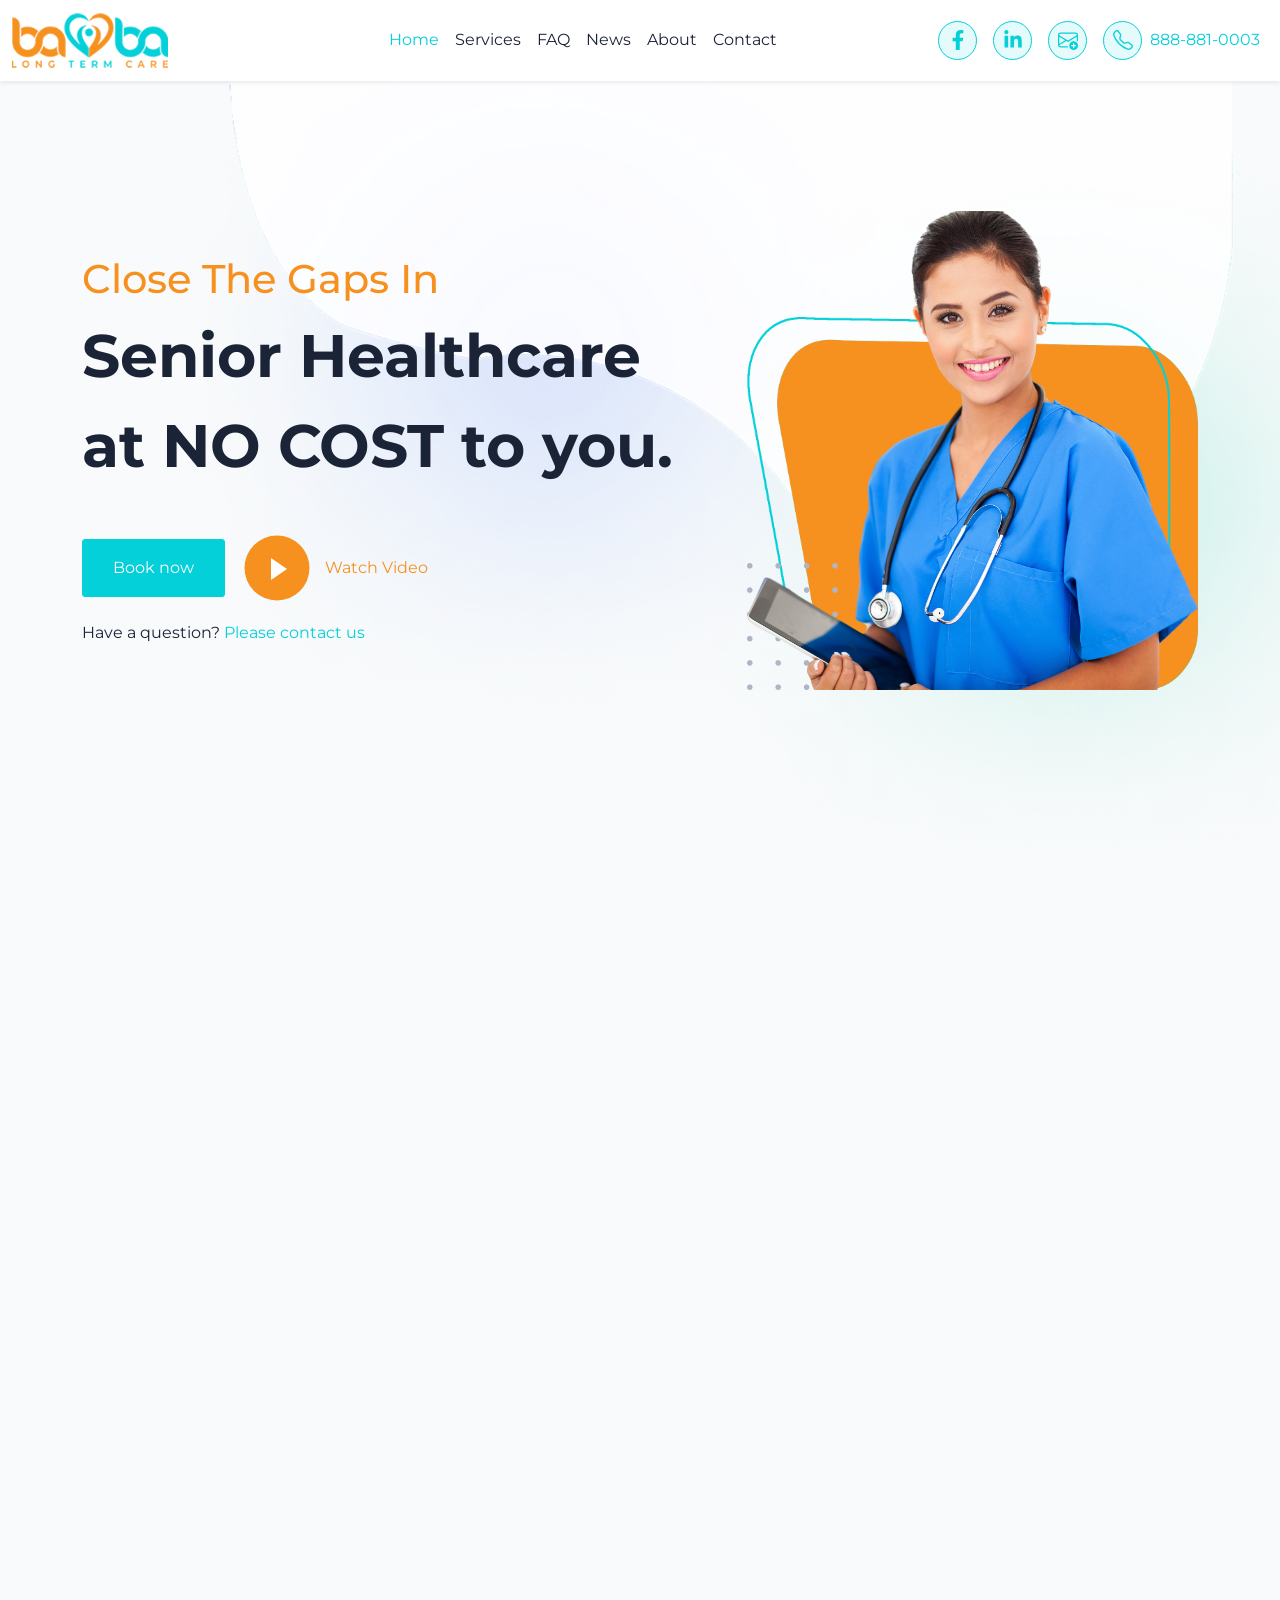
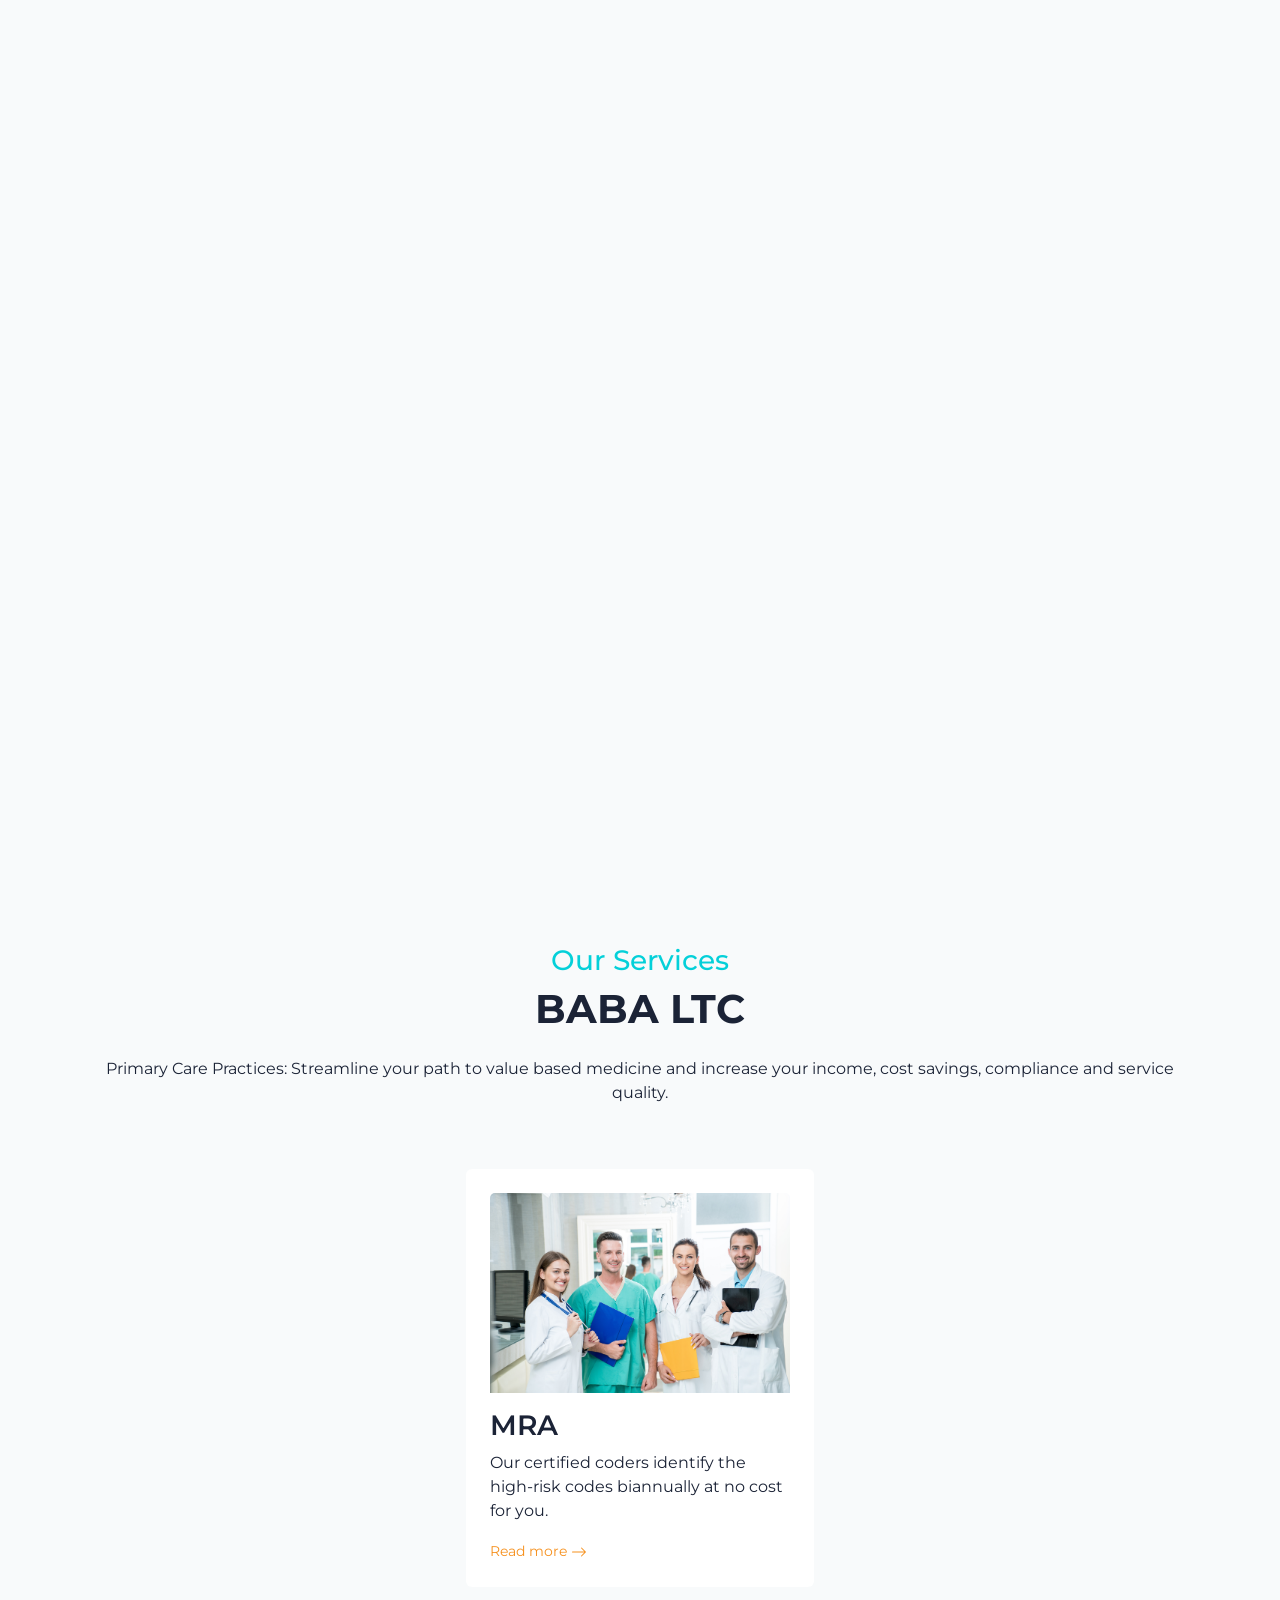
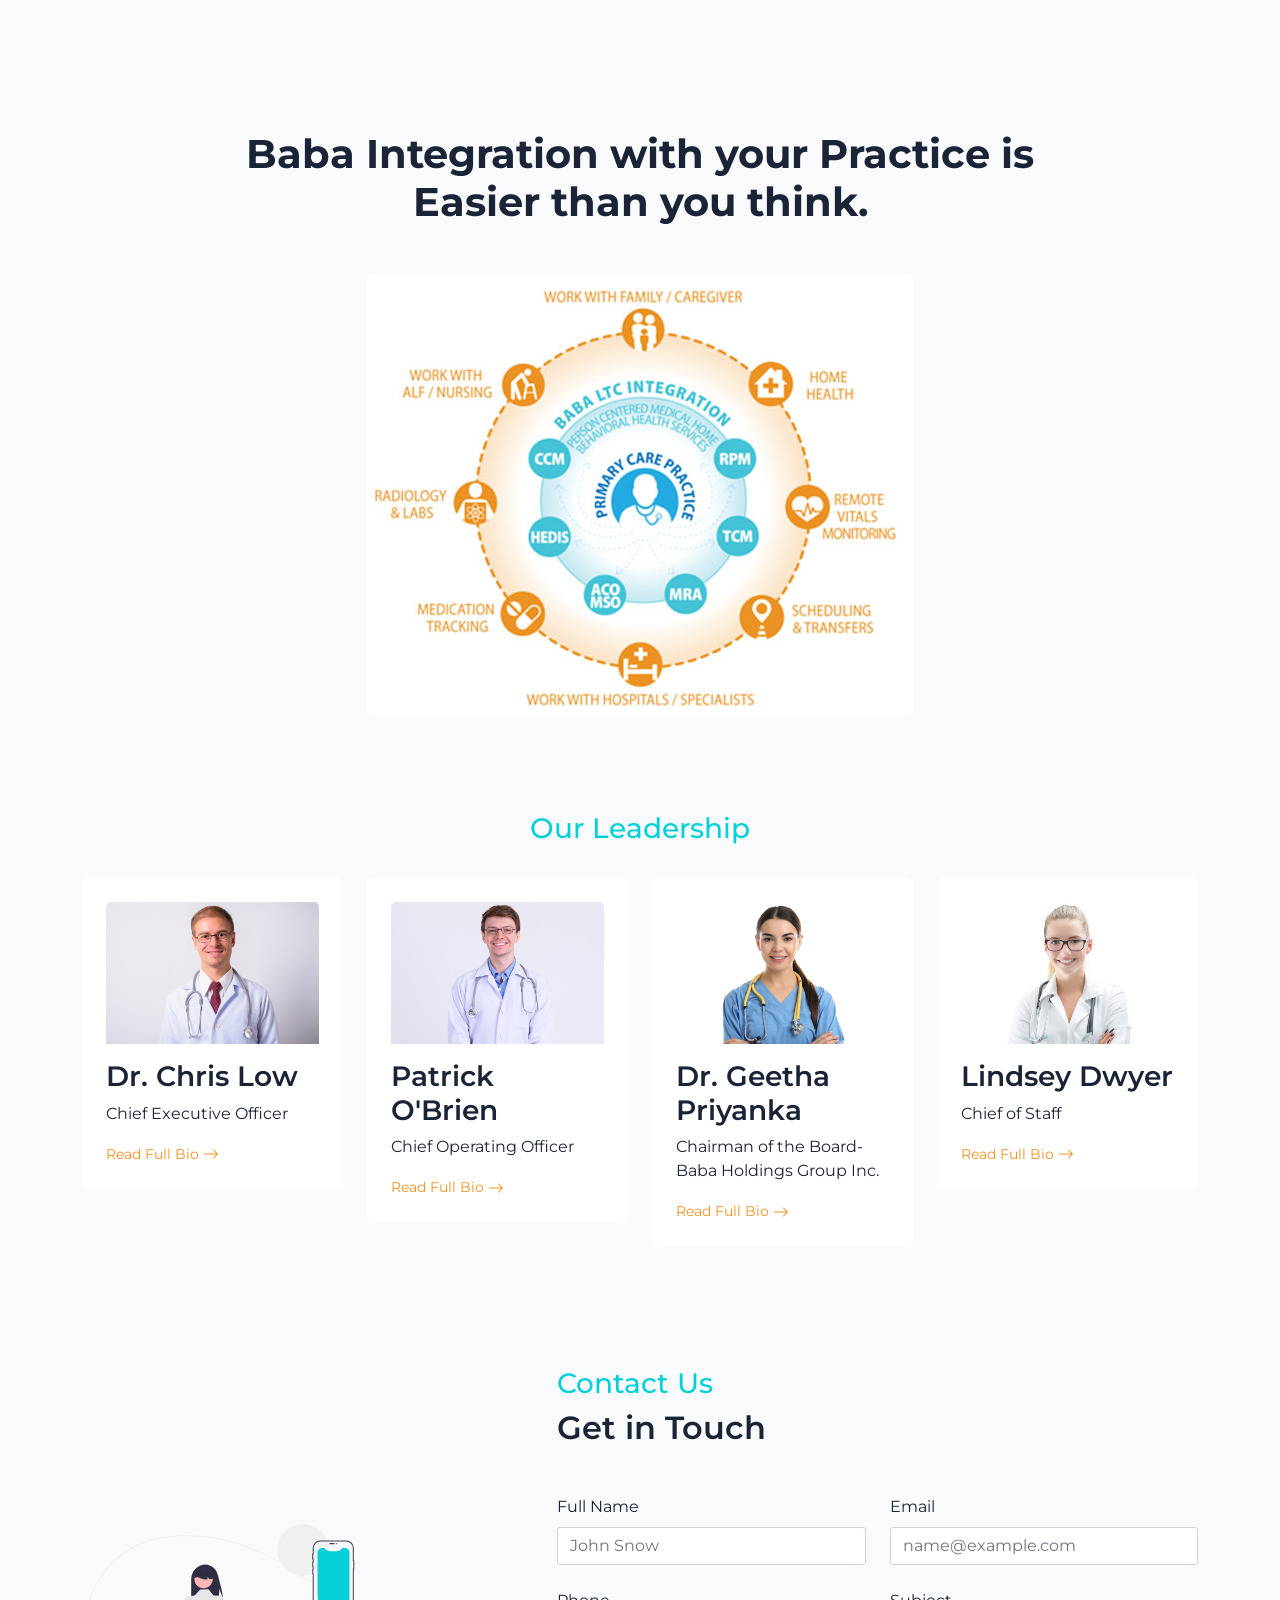
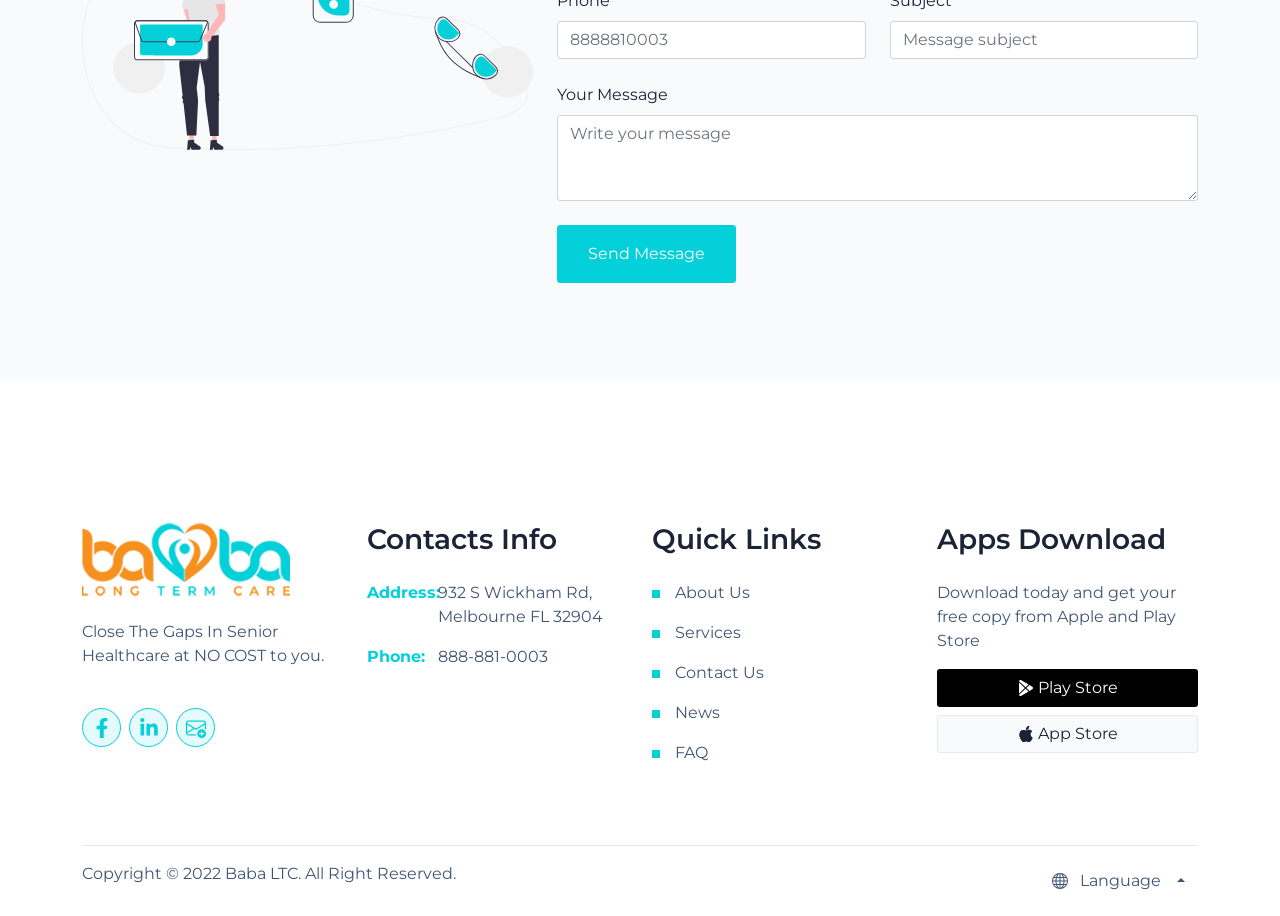
<file: index.html>
<!DOCTYPE html>
<html lang="en">
<head>
	<!-- Required meta tags -->
	<meta charset="utf-8">
	<meta name="viewport" content="width=device-width, initial-scale=1">
	<!-- Bootstrap CSS -->
	<link rel="stylesheet" type="text/css" href="./assets/libraries/bootstrap/css/bootstrap.min.css">
	<link rel="stylesheet" type="text/css" href="./assets/libraries/flickity/flickity.css">
	<link rel="stylesheet" type="text/css" href="./assets/libraries/aos/aos.css">

	<link rel="stylesheet" type="text/css" href="./assets/css/style.css">
	<title class="text-capitalize">Senior healthcare at no cost to you.</title>
	<link rel="icon" href="./assets/logo/fav-icon.png" sizes="32x32">
	<link rel="icon" href="./assets/logo/fav-icon.png" sizes="192x192">
	<link rel="apple-touch-icon" href="./assets/logo/fav-icon.png">

</head>
<body>

	<!-- Headed -->
	<section class="min-vh-100 container">
		<!-- d-flex flex-column justify-content-center min-vh-100 -->
		<header class="min-vh-100">
			
			<div class="bg-home"></div>

			<div class="position-fixed w-100 top-0 start-0 end-0 z-index-12 navigation-nemu bg-sm-white">
				<nav class="navbar navbar-expand-lg pb-0 pt-1 py-lg-2 navbar-light">
					
					<div class="container-fluid">

						<a class="navbar-brand" href="index.html">
							<img src="./assets/logo/logo.png" class="img-fluid w-sm-50 w-75">
						</a>

						<button class="navbar-toggler border-0 clr-green p-0 m-0" type="button" data-bs-toggle="collapse" data-bs-target="#navbarSupportedContent" aria-controls="navbarSupportedContent" aria-expanded="false" aria-label="Toggle navigation">
						<span class="">
							<svg xmlns="http://www.w3.org/2000/svg" width="50" height="40" viewBox="0 0 24 24" fill="currentColor" stroke="currentColor" stroke-width="2" stroke-linecap="round" stroke-linejoin="round" class="feather feather-menu">
								<line x1="3" y1="12" x2="21" y2="12"></line>
								<line x1="3" y1="6" x2="21" y2="6"></line>
								<line x1="3" y1="18" x2="21" y2="18"></line>
							</svg>
						</span>
						</button>

						<div class="collapse navbar-collapse" id="navbarSupportedContent">

							<ul class="navbar-nav mb-2 mb-lg-0 w-100 align-items-lg-center">

								<li class="nav-item ms-lg-auto">
									<a class="nav-link clr-black active" aria-current="page" href="index.html">Home</a>
								</li>

								<li class="nav-item">
									<a class="nav-link clr-black" href="./pages/services.html">Services</a>
								</li>

								<li class="nav-item">
									<a class="nav-link clr-black" href="./pages/faq.html">FAQ</a>
								</li>

								<li class="nav-item">
									<!-- dropdown-toggle -->
									<a class="nav-link  clr-black" href="./pages/news.html">News</a>
								</li>

								<li class="nav-item">
									<a class="nav-link clr-black" href="./pages/about-us.html">About</a>
								</li>

								<li class="nav-item me-auto">
									<a class="nav-link clr-black" href="./pages/contact.html">Contact</a>
								</li>

								<li class="nav-item">
									<a class="nav-link" href="#">
										<span class="social">
										<svg xmlns="http://www.w3.org/2000/svg" width="20" height="20" viewBox="0 0 320 512" fill="currentColor"><path d="M279.14 288l14.22-92.66h-88.91v-60.13c0-25.35 12.42-50.06 52.24-50.06h40.42V6.26S260.43 0 225.36 0c-73.22 0-121.08 44.38-121.08 124.72v70.62H22.89V288h81.39v224h100.17V288z"/></svg>
										</span>
									</a>
								</li>

								<li class="nav-item">
									<a class="nav-link" href="#">
										<span class="social">
											<svg xmlns="http://www.w3.org/2000/svg" fill="currentColor" width="20" height="20" viewBox="0 0 448 512"><path d="M100.28 448H7.4V148.9h92.88zM53.79 108.1C24.09 108.1 0 83.5 0 53.8a53.79 53.79 0 0 1 107.58 0c0 29.7-24.1 54.3-53.79 54.3zM447.9 448h-92.68V302.4c0-34.7-.7-79.2-48.29-79.2-48.29 0-55.69 37.7-55.69 76.7V448h-92.78V148.9h89.08v40.8h1.3c12.4-23.5 42.69-48.3 87.88-48.3 94 0 111.28 61.9 111.28 142.3V448z"/></svg>
										</span>
									</a>
								</li>

								<li class="nav-item">
									<a class="nav-link" href="#">
										<span class="social">
										<svg xmlns="http://www.w3.org/2000/svg" width="20" height="20" fill="currentColor" class="bi bi-envelope-plus" viewBox="0 0 16 16">
										  <path d="M2 2a2 2 0 0 0-2 2v8.01A2 2 0 0 0 2 14h5.5a.5.5 0 0 0 0-1H2a1 1 0 0 1-.966-.741l5.64-3.471L8 9.583l7-4.2V8.5a.5.5 0 0 0 1 0V4a2 2 0 0 0-2-2H2Zm3.708 6.208L1 11.105V5.383l4.708 2.825ZM1 4.217V4a1 1 0 0 1 1-1h12a1 1 0 0 1 1 1v.217l-7 4.2-7-4.2Z"/>
										  <path d="M16 12.5a3.5 3.5 0 1 1-7 0 3.5 3.5 0 0 1 7 0Zm-3.5-2a.5.5 0 0 0-.5.5v1h-1a.5.5 0 0 0 0 1h1v1a.5.5 0 0 0 1 0v-1h1a.5.5 0 0 0 0-1h-1v-1a.5.5 0 0 0-.5-.5Z"/>
										</svg>
										</span>
									</a>
								</li>

								<li class="nav-item">
									<a href="#" class="nav-link d-flex justify-content-lg-center align-items-center number">
										<div class="social">
											<svg xmlns="http://www.w3.org/2000/svg" width="20" height="20" fill="currentColor" class="bi bi-telephone" viewBox="0 0 16 16">
										 	 <path d="M3.654 1.328a.678.678 0 0 0-1.015-.063L1.605 2.3c-.483.484-.661 1.169-.45 1.77a17.568 17.568 0 0 0 4.168 6.608 17.569 17.569 0 0 0 6.608 4.168c.601.211 1.286.033 1.77-.45l1.034-1.034a.678.678 0 0 0-.063-1.015l-2.307-1.794a.678.678 0 0 0-.58-.122l-2.19.547a1.745 1.745 0 0 1-1.657-.459L5.482 8.062a1.745 1.745 0 0 1-.46-1.657l.548-2.19a.678.678 0 0 0-.122-.58L3.654 1.328zM1.884.511a1.745 1.745 0 0 1 2.612.163L6.29 2.98c.329.423.445.974.315 1.494l-.547 2.19a.678.678 0 0 0 .178.643l2.457 2.457a.678.678 0 0 0 .644.178l2.189-.547a1.745 1.745 0 0 1 1.494.315l2.306 1.794c.829.645.905 1.87.163 2.611l-1.034 1.034c-.74.74-1.846 1.065-2.877.702a18.634 18.634 0 0 1-7.01-4.42 18.634 18.634 0 0 1-4.42-7.009c-.362-1.03-.037-2.137.703-2.877L1.885.511z"/>
											</svg>
										</div>
										<div class="ms-2">888-881-0003</div>
									</a>
								</li>

							</ul>


						</div>

					</div>

				</nav>
			</div>

			<!-- vh-75 -->
			<div class="min-vh-100">
				<!-- vh-75 -->
				<div class="row min-vh-100 align-items-center mt-5 pt-5 pt-lg-0 mt-lg-0">

					<div class="col-12 col-lg-7 text-center text-lg-start" data-aos="fade-up" data-aos-duration="2000">
						<h1 class="text-capitalize clr-orange">close the gaps in</h1>
						<div class="ff-raleway-700 fs-60 ">Senior Healthcare <br> at NO COST to you.</div>
						<div class="mt-5 mb-4">
							<a href="./pages/contact.html" class="btn btn-primary btn-lg text-white" id="book-now">
								Book now
							</a>

							<button type="button" class="ms-4 btn player" data-bs-toggle="modal" data-bs-target="#exampleModal">
								<span class="position-relative mt-4 ms-4">
									<a id="play-video" class="video-play-button bottom-0 start-0" href="#">
									  <span></span>
									</a>
								</span>

								<span class="ms-5">Watch Video</span>
							</button>

							<!-- Modal -->
							<div class="modal fade" id="exampleModal" tabindex="-1" aria-labelledby="exampleModalLabel" aria-hidden="true">
							  <div class="modal-dialog modal-dialog-centered modal-xl height-webkit-fill-available">
							    <div class="modal-content bg-transparent border-0 h-100">
							      <!-- <div class="modal-header">
							        <h5 class="modal-title" id="exampleModalLabel">Modal title</h5>
							        <button type="button" class="btn-close" data-bs-dismiss="modal" aria-label="Close"></button>
							      </div> -->
							      <div class="modal-body h-100">
							       <iframe width="" height="" class="h-100 w-100 img-fluid" src="https://www.youtube.com/embed/FKTHncn-5Vs" title="YouTube video player" frameborder="0" allow="accelerometer; autoplay; clipboard-write; encrypted-media; gyroscope; picture-in-picture" allowfullscreen></iframe>
							      </div>
							      <!-- <div class="modal-footer">
							        <button type="button" class="btn btn-secondary" data-bs-dismiss="modal">Close</button>
							        <button type="button" class="btn btn-primary">Save changes</button>
							      </div> -->
							    </div>
							  </div>
							</div>

							

						</div>

						<div>
							Have a question? <a href="./pages/faq.html" class="clr-green text-decoration-none">Please contact us</a>
						</div>
					</div>
					<!-- min-h-100 -->
					<div class="col-12 h-100 col-lg-5 position-relative" id="img-1-Parent" data-aos="fade-up" data-aos-duration="2000">
						<!-- min-h-100 -->
						<div class="position-relative mt-5 mt-lg-0" id="">
							<img class="position-absolute img-fluid bottom-0 start-0" src="./assets/img/shape-1.png">
							<img class="position-absolute img-fluid bottom-0 start-0" src="./assets/img/shape-2.png">
							<img class="position-absolute img-fluid bottom-0 start-0" src="./assets/img/img-1.png" id="img-1">
						</div>
					</div>

				</div>
			</div>


		</header>

	</section>

	<!-- About Us -->
	<section class="bg-gray-1 py-2 py-md-3">
		<div class="container py-2 py-md-3 position-lg-relative">
			<div class="row py-3 py-md-5 mx-2 mx-md-0">
				<div class="col-12 col-lg-8 p-0" data-aos="fade-right" data-aos-duration="3000">
					<img src="./assets/img/img-2.jpg" class="img-fluid border-radius-5px">
				</div>
			
				<div class="col-12 col-lg-7 position-lg-absolute mt-4 mt-lg-0 box-shodow-p" data-aos="fade-left" data-aos-duration="2000">
					<div class="p-3 p-md-4 p-lg-5 bg-white border-radius-5px">
						<div class="clr-green mb-2">
							<h3>WHO WE ARE</h3>
						</div>
						<h2 class="ff-raleway-700 clr-black mb-4">
							<div>
								Baba Long Term Care Management, Inc. 
							</div>
							<div>
								Smarter Chronic Care Management to advance your practice & patient health.  
							</div>
						</h2>
						<p class="clr-black">
							Baba LTC provides physician offices an integrated concierge service to seniors through Medicare or Medicare HMO’s. Baba LTC allows your office to bill for chronic care management (CCM) such as care coordination, referral management, prior authorizations, patient assistance programs, disease education and more. Even though we offer a variety of services, you have the option to choose one or multiple services depending on your needs.
						</p>

						<div class="">
							<a href="./pages/about-us.html" class="clr-orange">
								<small>Read more</small>
								<svg xmlns="http://www.w3.org/2000/svg" width="16" height="16" fill="currentColor" class="bi bi-arrow-right" viewBox="0 0 16 16">
								  <path fill-rule="evenodd" d="M1 8a.5.5 0 0 1 .5-.5h11.793l-3.147-3.146a.5.5 0 0 1 .708-.708l4 4a.5.5 0 0 1 0 .708l-4 4a.5.5 0 0 1-.708-.708L13.293 8.5H1.5A.5.5 0 0 1 1 8z"/>
								</svg>
							</a>
						</div>
					</div>
				</div>

			</div>
		</div>
	</section>


	<!-- our mission our vision our core value -->
	<section class="bg-gray-1 py-2 py-lg-3">
		<div class="container">

			<div class="row">

				<div class="co-12 col-lg-8">
					<div class="card border-0 mb-3 p-4 mt-4" data-aos="fade-right" data-aos-duration="2000">
					  <div class="row g-0">
					    <div class="col-md-4">
					      <img src="./assets/icons/undraw_career_progress_ivdb.svg" class="img-fluid rounded-start" alt="...">
					    </div>
					    <div class="col-md-8">
					      <div class="card-body ps-5">
					        <h2 class="card-title ff-raleway-600"> Our Mission</h2>
					        <p class="card-text">
					        	To help implement simplified and sustainable solutions for long-term care industry issues – one senior, one facility, one company and one community at a time.
					        </p>
					        <!-- <p class="card-text"><small class="text-muted">Last updated 3 mins ago</small></p> -->
					      </div>
					    </div>
					  </div>
					</div>
				</div>


				<div class="co-12 col-lg-8 mx-auto">
					<div class="card border-0 mb-3 p-4 mt-4" data-aos="fade-right" data-aos-duration="3000">
					  <div class="row g-0">
					    <div class="col-md-4">
					      <img src="./assets/icons/undraw_forming_ideas_re_2afc.svg" class="img-fluid rounded-start" alt="...">
					    </div>
					    <div class="col-md-8">
					      <div class="card-body ps-5">
					        <h2 class="card-title ff-raleway-600"> Our Vision</h2>
					        <p class="card-text">
					        	To establish Baba LTC as the premier consulting company in the long-term care industry within the United States while still maintaining our uncompromising principles, purpose, and sense of community as we grow.
					        </p>
					        <!-- <p class="card-text"><small class="text-muted">Last updated 3 mins ago</small></p> -->
					      </div>
					    </div>
					  </div>
					</div>
				</div>



				<div class="co-12 col-lg-8 ms-auto">
					<div class="card border-0 mb-3 p-4 mt-4" data-aos="fade-right" data-aos-duration="3000">
					  <div class="row g-0">
					    <div class="col-md-4">
					      <img src="./assets/icons/undraw_medicine_b-1-ol.svg" class="img-fluid rounded-start" alt="...">
					    </div>
					    <div class="col-md-8">
					      <div class="card-body ps-5">
					        <h2 class="card-title ff-raleway-600"> Our Core Values</h2>
					        <p class="card-text">
					        	<div>
					        		W– Wealth of Knowledge
					        	</div>
								<div>
									E – Excellence
								</div>
								<div>
									C – Courage
								</div>
								<div>
									A – Accountability
								</div>
								<div>
									R – Respect
								</div>
					        </p>
					        <!-- <p class="card-text"><small class="text-muted">Last updated 3 mins ago</small></p> -->
					      </div>
					    </div>
					  </div>
					</div>
				</div>


			</div>
		</div>
	</section>


	<!-- Services  -->
	<section class="py-2 py-md-3 bg-gray-1">
		<div class="container py-4">

			<div class="container text-center pt-5">
				<div class="clr-green mb-2">
					<h3 class="text-capitalize"> Our services </h3>
				</div>
				<h1 class="ff-raleway-700 clr-black mb-4">
					BABA LTC
				</h1>
				<p>
					Primary Care Practices: Streamline your path to value based medicine and increase your income, cost savings,
					compliance and service quality.
				</p>
			</div>


			<div class="container pt-5">
				<div class="row">

					<div class="col-12 col-md-6 col-lg-4 border-radius-5px">
						<div class="card border-0 bg-white p-4" data-aos="fade-right" data-aos-duration="3000">
							<img src="./assets/img/img-9.jpg" class="card-img-top" alt="...">
							<div class="card-body p-0 pt-3">
								<h3 class="card-title ff-raleway-600">CCM</h3>
								<p class="card-text">
									Coordinated Care between office, family, pharmacy, patient and care providers
								</p>

								<div class="">
									<a href="./pages/services.html" class="clr-orange">
										<small>Read more</small>
										<svg xmlns="http://www.w3.org/2000/svg" width="16" height="16" fill="currentColor" class="bi bi-arrow-right" viewBox="0 0 16 16">
										  <path fill-rule="evenodd" d="M1 8a.5.5 0 0 1 .5-.5h11.793l-3.147-3.146a.5.5 0 0 1 .708-.708l4 4a.5.5 0 0 1 0 .708l-4 4a.5.5 0 0 1-.708-.708L13.293 8.5H1.5A.5.5 0 0 1 1 8z"/>
										</svg>
									</a>
								</div>

							</div>
						</div>
					</div>

					<div class="col-12 col-md-6 col-lg-4 pt-4 pt-md-0 border-radius-5px">
						<div class="card border-0 bg-white p-4">
							<img src="./assets/img/img-10.jpg" class="card-img-top" alt="...">
							<div class="card-body p-0 pt-3">
								<h3 class="card-title ff-raleway-600">MRA</h3>
								<p class="card-text">
									Our certified coders identify the high-risk codes biannually at no cost for you.
								</p>

								<div class="">
									<a href="pages/services.html" class="clr-orange">
										<small>Read more</small>
										<svg xmlns="http://www.w3.org/2000/svg" width="16" height="16" fill="currentColor" class="bi bi-arrow-right" viewBox="0 0 16 16">
										  <path fill-rule="evenodd" d="M1 8a.5.5 0 0 1 .5-.5h11.793l-3.147-3.146a.5.5 0 0 1 .708-.708l4 4a.5.5 0 0 1 0 .708l-4 4a.5.5 0 0 1-.708-.708L13.293 8.5H1.5A.5.5 0 0 1 1 8z"/>
										</svg>
									</a>
								</div>

							</div>
						</div>
					</div>


					<div class="col-12 col-md-6 col-lg-4 pt-4 pt-lg-0 border-radius-5px">
						<div class="card border-0 bg-white p-4" data-aos="fade-left" data-aos-duration="3000">
							<img src="./assets/img/img-11.jpg" class="card-img-top" alt="...">
							<div class="card-body p-0 pt-3">
								<h3 class="card-title ff-raleway-600">TCM</h3>
								<p class="card-text">
									Care Transition Follow-up with Specialists, Rehab, Hospital, Transfers, etc.
								</p>

								<div class="">
									<a href="./pages/services.html" class="clr-orange">
										<small>Read more</small>
										<svg xmlns="http://www.w3.org/2000/svg" width="16" height="16" fill="currentColor" class="bi bi-arrow-right" viewBox="0 0 16 16">
										  <path fill-rule="evenodd" d="M1 8a.5.5 0 0 1 .5-.5h11.793l-3.147-3.146a.5.5 0 0 1 .708-.708l4 4a.5.5 0 0 1 0 .708l-4 4a.5.5 0 0 1-.708-.708L13.293 8.5H1.5A.5.5 0 0 1 1 8z"/>
										</svg>
									</a>
								</div>

							</div>
						</div>
					</div>

				</div>
				
			</div>

		</div>

	</section>


	<!-- Baba integration -->
	<section class="py-1 py-md-2 pb-lg-4 bg-gray-1">
		<div class="container py-4">

			<div class="container text-center pt-5">

				<h1 class="ff-raleway-700 clr-black mb-4 display-inline mx-auto w-100 w-lg-75">
					Baba Integration with your Practice is Easier than you think.
				</h1>
			</div>

			<div class="text-center pt-4">
				<img src="./assets/img/img-17.jpg" class="img-fluid border-radius-5px">
			</div>

		</div>

	</section>



	<!-- Testimonial -->

<!-- 	<section class="bg-gray-1 py-5">

		<div class="container text-center pt-5">
			<div class="clr-green mb-2">
				<h3> Testimonial </h3>
			</div>
			<h2 class="ff-raleway-700 clr-black mb-4">
				What Our Client Say About Us
			</h2>
		</div>


		<div class="container pb-5 pt-3">
			
			<div class="main-gallery ">
			  <div class="gallery-cell">
			    <div class="testimonial">
			        <img class="testimonial-avatar rounded-5 img-fluid" src="./assets/img/img-15.jpg">
			      <q class="testimonial-quote">"Lorem ipsum dolor sit amet, consectetur adipiscing elit. Duis mauris ex, gravida ut leo eu, rhoncus porta orci. Fusce vitae rutrum nulla."</q>
			      <span class="testimonial-author">Joe Smith, CEO of Cubix</span>
			    </div>
			  </div>
			  <div class="gallery-cell">
			     <div class="testimonial">
			        <img class="testimonial-avatar rounded-5 img-fluid" src="./assets/img/img-12.jpg">
			      <q class="testimonial-quote">"Lorem ipsum dolor sit amet, consectetur adipiscing elit. Duis mauris ex, gravida ut leo eu, rhoncus porta orci. Fusce vitae rutrum nulla."</q>
			      <span class="testimonial-author">Lisa Jones, Freelance Web Developer</span>
			    </div>
			  </div>
			  <div class="gallery-cell">
			        <div class="testimonial">
			        <img class="testimonial-avatar rounded-5 img-fluid" src="./assets/img/img-14.jpg">
			      <q class="testimonial-quote">"Lorem ipsum dolor sit amet, consectetur adipiscing elit. Duis mauris ex, gravida ut leo eu, rhoncus porta orci. Fusce vitae rutrum nulla."</q>
			      <span class="testimonial-author">Ryan Waltz, Front-End Developer</span>
			    </div>
			  </div>
			</div>

		</div>

	</section> -->




	<!-- Our Doctors -->
	<section class="bg-gray-1 py-3 py-md-5">

		<div class="container text-center">
			<div class="clr-green mb-2">
				<h3> Our Leadership </h3>
			</div>
			<!-- <h2 class="ff-raleway-700 clr-black mb-4">
				Meet Our Specialized Leaders
			</h2> -->
		</div>

		<div class="container pt-4">
			<div class="row">

				<div class="col-12 col-md-6 col-lg-3 border-radius-5px">
					<div class="card border-0 bg-white p-4">
						<img src="./assets/img/img-12.jpg" class="card-img-top" alt="...">
						<div class="card-body p-0 pt-3">
							<h3 class="card-title ff-raleway-600">Dr. Chris Low</h3>
							<p class="card-text">Chief Executive Officer</p>

							<div class="">
								<a href="./pages/dr-chris-low.html" class="clr-orange">
									<small> Read Full Bio</small>
									<svg xmlns="http://www.w3.org/2000/svg" width="16" height="16" fill="currentColor" class="bi bi-arrow-right" viewBox="0 0 16 16">
									  <path fill-rule="evenodd" d="M1 8a.5.5 0 0 1 .5-.5h11.793l-3.147-3.146a.5.5 0 0 1 .708-.708l4 4a.5.5 0 0 1 0 .708l-4 4a.5.5 0 0 1-.708-.708L13.293 8.5H1.5A.5.5 0 0 1 1 8z"/>
									</svg>
								</a>
							</div>

						</div>
					</div>
				</div>

				<div class="col-12 col-md-6 col-lg-3 pt-4 pt-md-0 border-radius-5px">
					<div class="card border-0 bg-white p-4">
						<img src="./assets/img/img-13.jpg" class="card-img-top" alt="...">
						<div class="card-body p-0 pt-3">
							<h3 class="card-title ff-raleway-600">Patrick O'Brien</h3>
							<p class="card-text">Chief Operating Officer</p>

							<div class="">
								<a href="./pages/patrick-OBrien.html" class="clr-orange">
									<small> Read Full Bio</small>
									<svg xmlns="http://www.w3.org/2000/svg" width="16" height="16" fill="currentColor" class="bi bi-arrow-right" viewBox="0 0 16 16">
									  <path fill-rule="evenodd" d="M1 8a.5.5 0 0 1 .5-.5h11.793l-3.147-3.146a.5.5 0 0 1 .708-.708l4 4a.5.5 0 0 1 0 .708l-4 4a.5.5 0 0 1-.708-.708L13.293 8.5H1.5A.5.5 0 0 1 1 8z"/>
									</svg>
								</a>
							</div>

						</div>
					</div>
				</div>


				<div class="col-12 col-md-6 col-lg-3 pt-4 pt-lg-0 border-radius-5px">
					<div class="card border-0 bg-white p-4">
						<img src="./assets/img/img-15.jpg" class="card-img-top" alt="...">
						<div class="card-body p-0 pt-3">
							<h3 class="card-title ff-raleway-600">Dr. Geetha Priyanka</h3>
							<p class="card-text">Chairman of the Board-Baba Holdings Group Inc.</p>

							<div class="">
								<a href="./pages/geetha-priyanka.html" class="clr-orange">
									<small> Read Full Bio</small>
									<svg xmlns="http://www.w3.org/2000/svg" width="16" height="16" fill="currentColor" class="bi bi-arrow-right" viewBox="0 0 16 16">
									  <path fill-rule="evenodd" d="M1 8a.5.5 0 0 1 .5-.5h11.793l-3.147-3.146a.5.5 0 0 1 .708-.708l4 4a.5.5 0 0 1 0 .708l-4 4a.5.5 0 0 1-.708-.708L13.293 8.5H1.5A.5.5 0 0 1 1 8z"/>
									</svg>
								</a>
							</div>

						</div>
					</div>
				</div>

				<div class="col-12 col-md-6 col-lg-3 pt-4 pt-lg-0 border-radius-5px">
					<div class="card border-0 bg-white p-4">
						<img src="./assets/img/img-14.jpg" class="card-img-top" alt="...">
						<div class="card-body p-0 pt-3">
							<h3 class="card-title ff-raleway-600">Lindsey Dwyer</h3>
							<p class="card-text">Chief of Staff</p>

							<div class="">
								<a href="./pages/lindsey-dwyer.html" class="clr-orange">
									<small> Read Full Bio</small>
									<svg xmlns="http://www.w3.org/2000/svg" width="16" height="16" fill="currentColor" class="bi bi-arrow-right" viewBox="0 0 16 16">
									  <path fill-rule="evenodd" d="M1 8a.5.5 0 0 1 .5-.5h11.793l-3.147-3.146a.5.5 0 0 1 .708-.708l4 4a.5.5 0 0 1 0 .708l-4 4a.5.5 0 0 1-.708-.708L13.293 8.5H1.5A.5.5 0 0 1 1 8z"/>
									</svg>
								</a>
							</div>

						</div>
					</div>
				</div>
				
			</div>
		</div>
	</section>



	<!-- Contact Us -->
	<section class="py-4 bg-gray-1">
		<div class="container py-5">
		<div class="row">
			<div class="col-lg-5 my-auto">
				<img src="./assets/img/contact-us.svg" class="img-fluid">
			</div>
			<div class="col-lg-7">
				<h3 class="clr-green">Contact Us</h3>
				<h2 class="ff-raleway-600 pb-3">Get in Touch</h2>

				<div class="row pt-4">
					<div class="col-12 col-lg-6">
						<label for="nameForm" class="form-label">Full Name</label>
						<input type="text" class="form-control" id="nameForm" placeholder="John Snow">
					</div>
					<div class="col-12 col-lg-6 pt-4 pt-lg-0">
						<label for="emailForm" class="form-label">Email</label>
						<input type="email" class="form-control" id="emailForm" placeholder="name@example.com">
					</div>
				</div>

				<div class="row pt-4">
					<div class="col-12 col-lg-6">
						<label for="phoneForm" class="form-label">Phone </label>
						<input type="phone" class="form-control" id="phoneForm" placeholder="8888810003">
					</div>
					<div class="col-12 col-lg-6 pt-4 pt-lg-0">
						<label for="subjectForm" class="form-label">Subject</label>
						<input type="text" class="form-control" id="subjectForm" placeholder="Message subject">
					</div>
				</div>

				<div class="pt-4">
					<label for="messageForm" class="form-label">Your Message</label>
					<textarea class="form-control" id="messageForm" rows="3" placeholder="Write your message"></textarea>
				</div>

				<button type="submit" class="btn btn-primary btn-lg mt-4" id="sendMessage">Send Message</button>

				<h5 class=" clr-green mt-4" id="yourMessageIsSent">
					
				</h5>

			</div>
		</div>
		</div>
		
	</section>



	<!-- Footer -->
	<footer class="bg-white clr-gray-2 mt-5 pt-5">
		<section class="container pt-5">
		<div class="row">

			<div class="col-lg-3">
				<div>
					<a href="./index.html">
						<img src="./assets/logo/logo.png">
					</a>
				</div>
				<p class="py-4">
					Close The Gaps In Senior Healthcare at NO COST to you.
				</p>
				<ul class="d-flex list-unstyled">
					<li class="nav-item me-2">
						<a class="nav-link" href="#">
							<span class="social">
							<svg xmlns="http://www.w3.org/2000/svg" width="20" height="20" viewBox="0 0 320 512" fill="currentColor">
								<path d="M279.14 288l14.22-92.66h-88.91v-60.13c0-25.35 12.42-50.06 52.24-50.06h40.42V6.26S260.43 0 225.36 0c-73.22 0-121.08 44.38-121.08 124.72v70.62H22.89V288h81.39v224h100.17V288z"/></svg>
							</span>
						</a>
					</li>

					<li class="nav-item me-2">
						<a class="nav-link" href="#">
							<span class="social">
								<svg xmlns="http://www.w3.org/2000/svg" fill="currentColor" width="20" height="20" viewBox="0 0 448 512"><path d="M100.28 448H7.4V148.9h92.88zM53.79 108.1C24.09 108.1 0 83.5 0 53.8a53.79 53.79 0 0 1 107.58 0c0 29.7-24.1 54.3-53.79 54.3zM447.9 448h-92.68V302.4c0-34.7-.7-79.2-48.29-79.2-48.29 0-55.69 37.7-55.69 76.7V448h-92.78V148.9h89.08v40.8h1.3c12.4-23.5 42.69-48.3 87.88-48.3 94 0 111.28 61.9 111.28 142.3V448z"/></svg>
							</span>
						</a>
					</li>

					<li class="nav-item me-2">
						<a class="nav-link" href="#">
							<span class="social">
							<svg xmlns="http://www.w3.org/2000/svg" width="20" height="20" fill="currentColor" class="bi bi-envelope-plus" viewBox="0 0 16 16">
							  <path d="M2 2a2 2 0 0 0-2 2v8.01A2 2 0 0 0 2 14h5.5a.5.5 0 0 0 0-1H2a1 1 0 0 1-.966-.741l5.64-3.471L8 9.583l7-4.2V8.5a.5.5 0 0 0 1 0V4a2 2 0 0 0-2-2H2Zm3.708 6.208L1 11.105V5.383l4.708 2.825ZM1 4.217V4a1 1 0 0 1 1-1h12a1 1 0 0 1 1 1v.217l-7 4.2-7-4.2Z"/>
							  <path d="M16 12.5a3.5 3.5 0 1 1-7 0 3.5 3.5 0 0 1 7 0Zm-3.5-2a.5.5 0 0 0-.5.5v1h-1a.5.5 0 0 0 0 1h1v1a.5.5 0 0 0 1 0v-1h1a.5.5 0 0 0 0-1h-1v-1a.5.5 0 0 0-.5-.5Z"/>
							</svg>
							</span>
						</a>
					</li>					

				</ul>
			</div>
			<div class="col-lg-3">
				<h3 class="pb-3 ff-raleway-600 clr-black">Contacts Info</h3>
				
				<div class="row pb-3">
					<div class="col-lg-3"><span class="clr-green fw-bold">Address:</span></div>
					<div class="col-lg-9"> 932 S Wickham Rd, Melbourne FL 32904</div>
				</div>

				<div class="row pb-3">
					<div class="col-lg-3"><span class="clr-green fw-bold">Phone:</span></div>
					<div class="col-lg-9"> 888-881-0003</div>
				</div>
			</div>
			<div class="col-lg-3">
				<h3 class="pb-3 ff-raleway-600 clr-black">Quick Links</h3>
				<ul class="list-unstyled">
					<li class="pb-3"><span class="cub"></span><a href="./pages/about-us.html" class="clr-gray-2">About Us</a></li>
					<li class="pb-3"><span class="cub"></span><a href="./pages/services.html" class="clr-gray-2">Services</a></li>
					<li class="pb-3"><span class="cub"></span><a href="./pages/contact.html" class="clr-gray-2">Contact Us</a></li>
					<li class="pb-3"><span class="cub"></span><a href="./pages/news.html" class="clr-gray-2">News</a></li>
					<li class="pb-3"><span class="cub"></span><a href="./pages/faq.html" class="clr-gray-2">FAQ</a></li>
				</ul>
			</div>

			<div class="col-lg-3">
				<h3 class="pb-3 ff-raleway-600 clr-black">Apps Download</h3>
				<p>
					Download today and get your free copy from Apple and Play Store
				</p>

				<div class="d-grid gap-2">
					<button class="btn bg-black text-white" type="button">
						<span>
							<svg xmlns="http://www.w3.org/2000/svg" width="16" height="16" fill="currentColor" class="bi bi-google-play" viewBox="0 0 16 16">
							  <path d="M14.222 9.374c1.037-.61 1.037-2.137 0-2.748L11.528 5.04 8.32 8l3.207 2.96 2.694-1.586Zm-3.595 2.116L7.583 8.68 1.03 14.73c.201 1.029 1.36 1.61 2.303 1.055l7.294-4.295ZM1 13.396V2.603L6.846 8 1 13.396ZM1.03 1.27l6.553 6.05 3.044-2.81L3.333.215C2.39-.341 1.231.24 1.03 1.27Z"/>
							</svg>
						</span>
						<span>Play Store</span>
					</button>
					<button class="btn bg-gray-1 clr-black border-app-store" type="button">
						<span>
							<svg xmlns="http://www.w3.org/2000/svg" width="16" height="16" fill="currentColor" class="bi bi-apple" viewBox="0 0 16 16">
							  <path d="M11.182.008C11.148-.03 9.923.023 8.857 1.18c-1.066 1.156-.902 2.482-.878 2.516.024.034 1.52.087 2.475-1.258.955-1.345.762-2.391.728-2.43Zm3.314 11.733c-.048-.096-2.325-1.234-2.113-3.422.212-2.189 1.675-2.789 1.698-2.854.023-.065-.597-.79-1.254-1.157a3.692 3.692 0 0 0-1.563-.434c-.108-.003-.483-.095-1.254.116-.508.139-1.653.589-1.968.607-.316.018-1.256-.522-2.267-.665-.647-.125-1.333.131-1.824.328-.49.196-1.422.754-2.074 2.237-.652 1.482-.311 3.83-.067 4.56.244.729.625 1.924 1.273 2.796.576.984 1.34 1.667 1.659 1.899.319.232 1.219.386 1.843.067.502-.308 1.408-.485 1.766-.472.357.013 1.061.154 1.782.539.571.197 1.111.115 1.652-.105.541-.221 1.324-1.059 2.238-2.758.347-.79.505-1.217.473-1.282Z"/>
							  <path d="M11.182.008C11.148-.03 9.923.023 8.857 1.18c-1.066 1.156-.902 2.482-.878 2.516.024.034 1.52.087 2.475-1.258.955-1.345.762-2.391.728-2.43Zm3.314 11.733c-.048-.096-2.325-1.234-2.113-3.422.212-2.189 1.675-2.789 1.698-2.854.023-.065-.597-.79-1.254-1.157a3.692 3.692 0 0 0-1.563-.434c-.108-.003-.483-.095-1.254.116-.508.139-1.653.589-1.968.607-.316.018-1.256-.522-2.267-.665-.647-.125-1.333.131-1.824.328-.49.196-1.422.754-2.074 2.237-.652 1.482-.311 3.83-.067 4.56.244.729.625 1.924 1.273 2.796.576.984 1.34 1.667 1.659 1.899.319.232 1.219.386 1.843.067.502-.308 1.408-.485 1.766-.472.357.013 1.061.154 1.782.539.571.197 1.111.115 1.652-.105.541-.221 1.324-1.059 2.238-2.758.347-.79.505-1.217.473-1.282Z"/>
							</svg>
						</span>
						<span>
							App Store
						</span>
					</button>
				</div>
			</div>
			
		</div>
		
		<div class="d-flex justify-content-between mt-5 py-3 hr">
			<div>
				Copyright © 2022 Baba LTC. All Right Reserved.
			</div>

			<div class=" dropup">
			  <button class="btn dropdown-toggle clr-gray-2" type="button" data-bs-toggle="dropdown" aria-expanded="false">
			  	<span class="me-2">
			  		<svg xmlns="http://www.w3.org/2000/svg" width="16" height="16" fill="currentColor" class="bi bi-globe" viewBox="0 0 16 16">
					  <path d="M0 8a8 8 0 1 1 16 0A8 8 0 0 1 0 8zm7.5-6.923c-.67.204-1.335.82-1.887 1.855A7.97 7.97 0 0 0 5.145 4H7.5V1.077zM4.09 4a9.267 9.267 0 0 1 .64-1.539 6.7 6.7 0 0 1 .597-.933A7.025 7.025 0 0 0 2.255 4H4.09zm-.582 3.5c.03-.877.138-1.718.312-2.5H1.674a6.958 6.958 0 0 0-.656 2.5h2.49zM4.847 5a12.5 12.5 0 0 0-.338 2.5H7.5V5H4.847zM8.5 5v2.5h2.99a12.495 12.495 0 0 0-.337-2.5H8.5zM4.51 8.5a12.5 12.5 0 0 0 .337 2.5H7.5V8.5H4.51zm3.99 0V11h2.653c.187-.765.306-1.608.338-2.5H8.5zM5.145 12c.138.386.295.744.468 1.068.552 1.035 1.218 1.65 1.887 1.855V12H5.145zm.182 2.472a6.696 6.696 0 0 1-.597-.933A9.268 9.268 0 0 1 4.09 12H2.255a7.024 7.024 0 0 0 3.072 2.472zM3.82 11a13.652 13.652 0 0 1-.312-2.5h-2.49c.062.89.291 1.733.656 2.5H3.82zm6.853 3.472A7.024 7.024 0 0 0 13.745 12H11.91a9.27 9.27 0 0 1-.64 1.539 6.688 6.688 0 0 1-.597.933zM8.5 12v2.923c.67-.204 1.335-.82 1.887-1.855.173-.324.33-.682.468-1.068H8.5zm3.68-1h2.146c.365-.767.594-1.61.656-2.5h-2.49a13.65 13.65 0 0 1-.312 2.5zm2.802-3.5a6.959 6.959 0 0 0-.656-2.5H12.18c.174.782.282 1.623.312 2.5h2.49zM11.27 2.461c.247.464.462.98.64 1.539h1.835a7.024 7.024 0 0 0-3.072-2.472c.218.284.418.598.597.933zM10.855 4a7.966 7.966 0 0 0-.468-1.068C9.835 1.897 9.17 1.282 8.5 1.077V4h2.355z"/>
					</svg>
			  	</span>
			  	<span class="me-2">Language</span>
			  	
			  </button>
			  <ul class="dropdown-menu">
			    <li><a class="dropdown-item clr-gray-2" href="#">English</a></li>
			    <li><a class="dropdown-item clr-gray-2" href="#">Espagnole</a></li>
			  </ul>
			</div>

		</div>
		</section>
	</footer>
	

	<!-- Bootstrap JavaScript: Bundle with Popper -->
	<script type="text/javascript" src="./assets/libraries/bootstrap/js/bootstrap.bundle.min.js"></script>
	<script type="text/javascript" src="./assets/libraries/flickity/flickity.pkgd.min.js"></script>
	<script type="text/javascript" src="./assets/libraries/aos/aos.js"></script>
	<script>
		AOS.init();
	</script>
	<script type="text/javascript" src="./assets/js/scripts.js">
	</script>

	<script type="text/javascript">
		const img1 = document.querySelector('#img-1');
		const img1Parent = document.querySelector("#img-1-Parent");

		let heightImg1 = img1.clientHeight;
		  img1Parent.style.paddingTop = String(heightImg1)+"px";

		window.addEventListener("resize", function(event) {

		  heightImg1 = img1.clientHeight;
		  img1Parent.style.paddingTop = String(heightImg1)+"px";

		})
	</script>
</body>
</html>
</file>
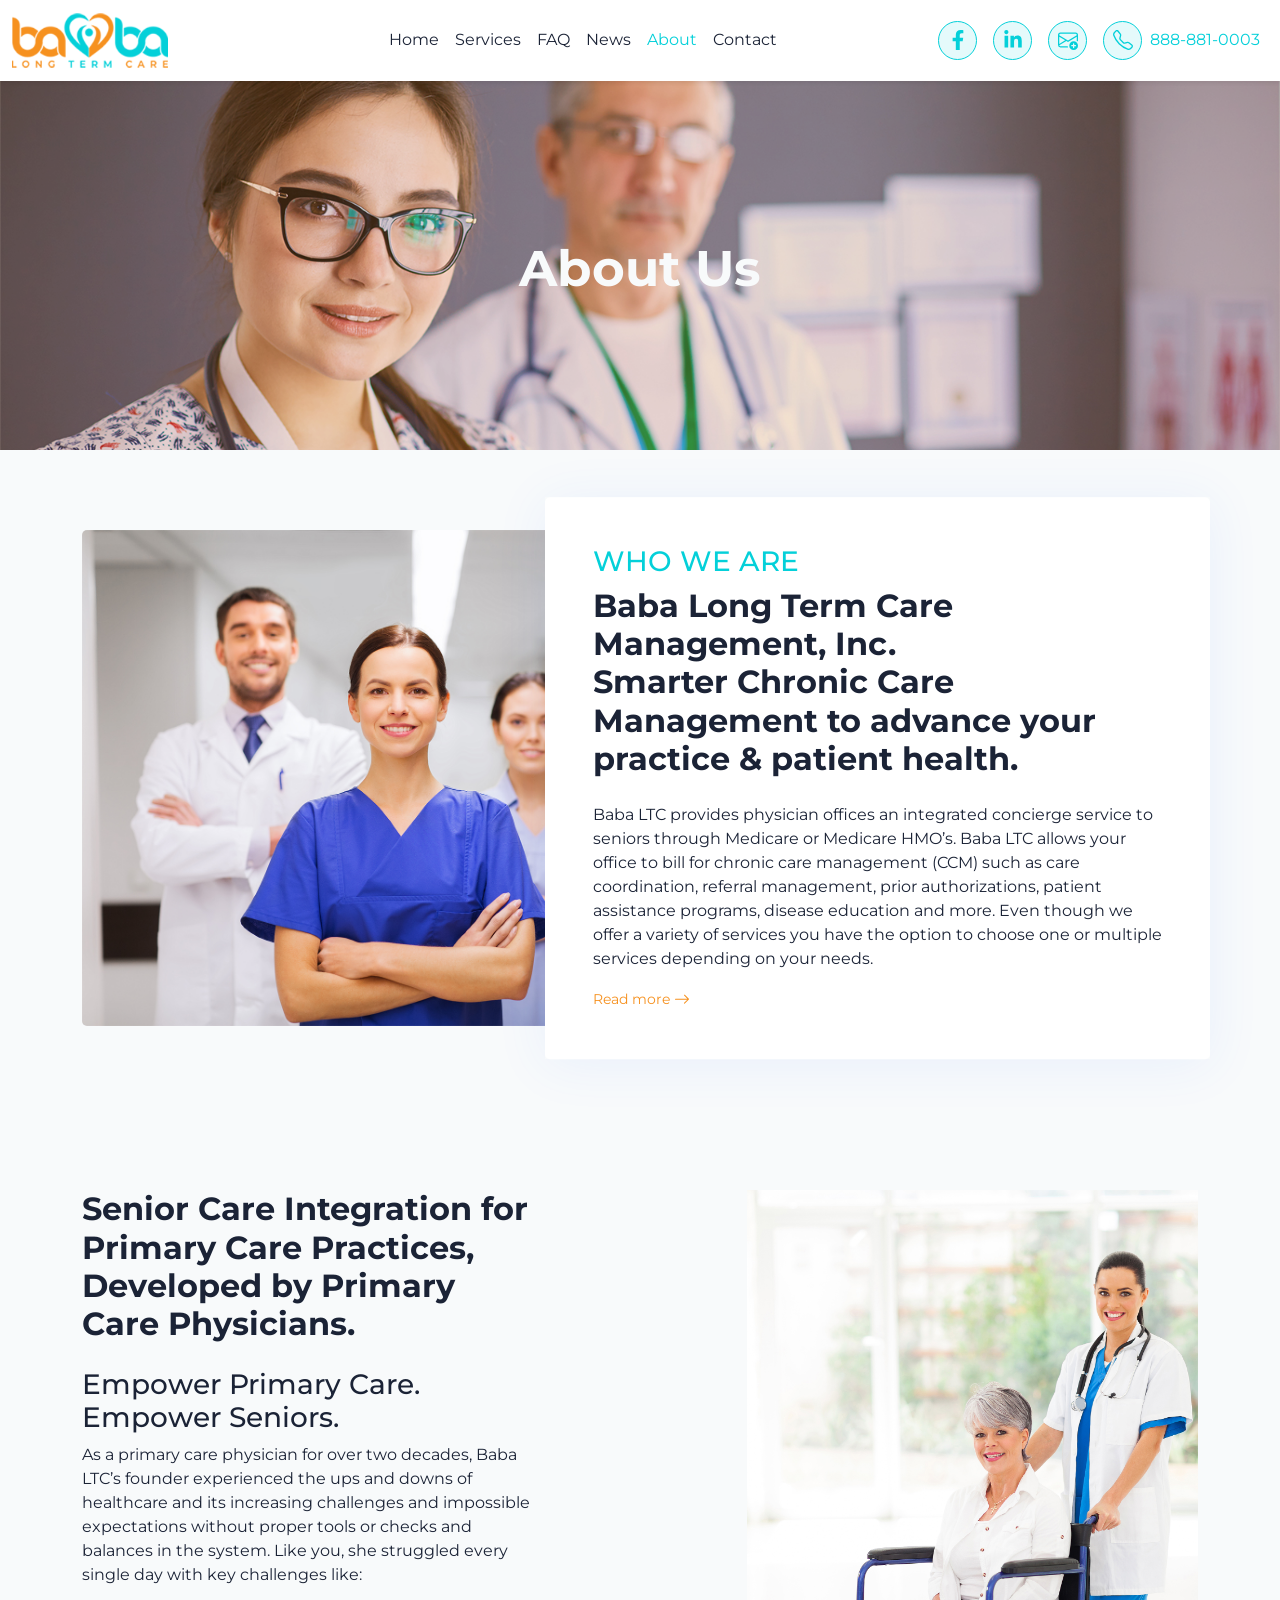
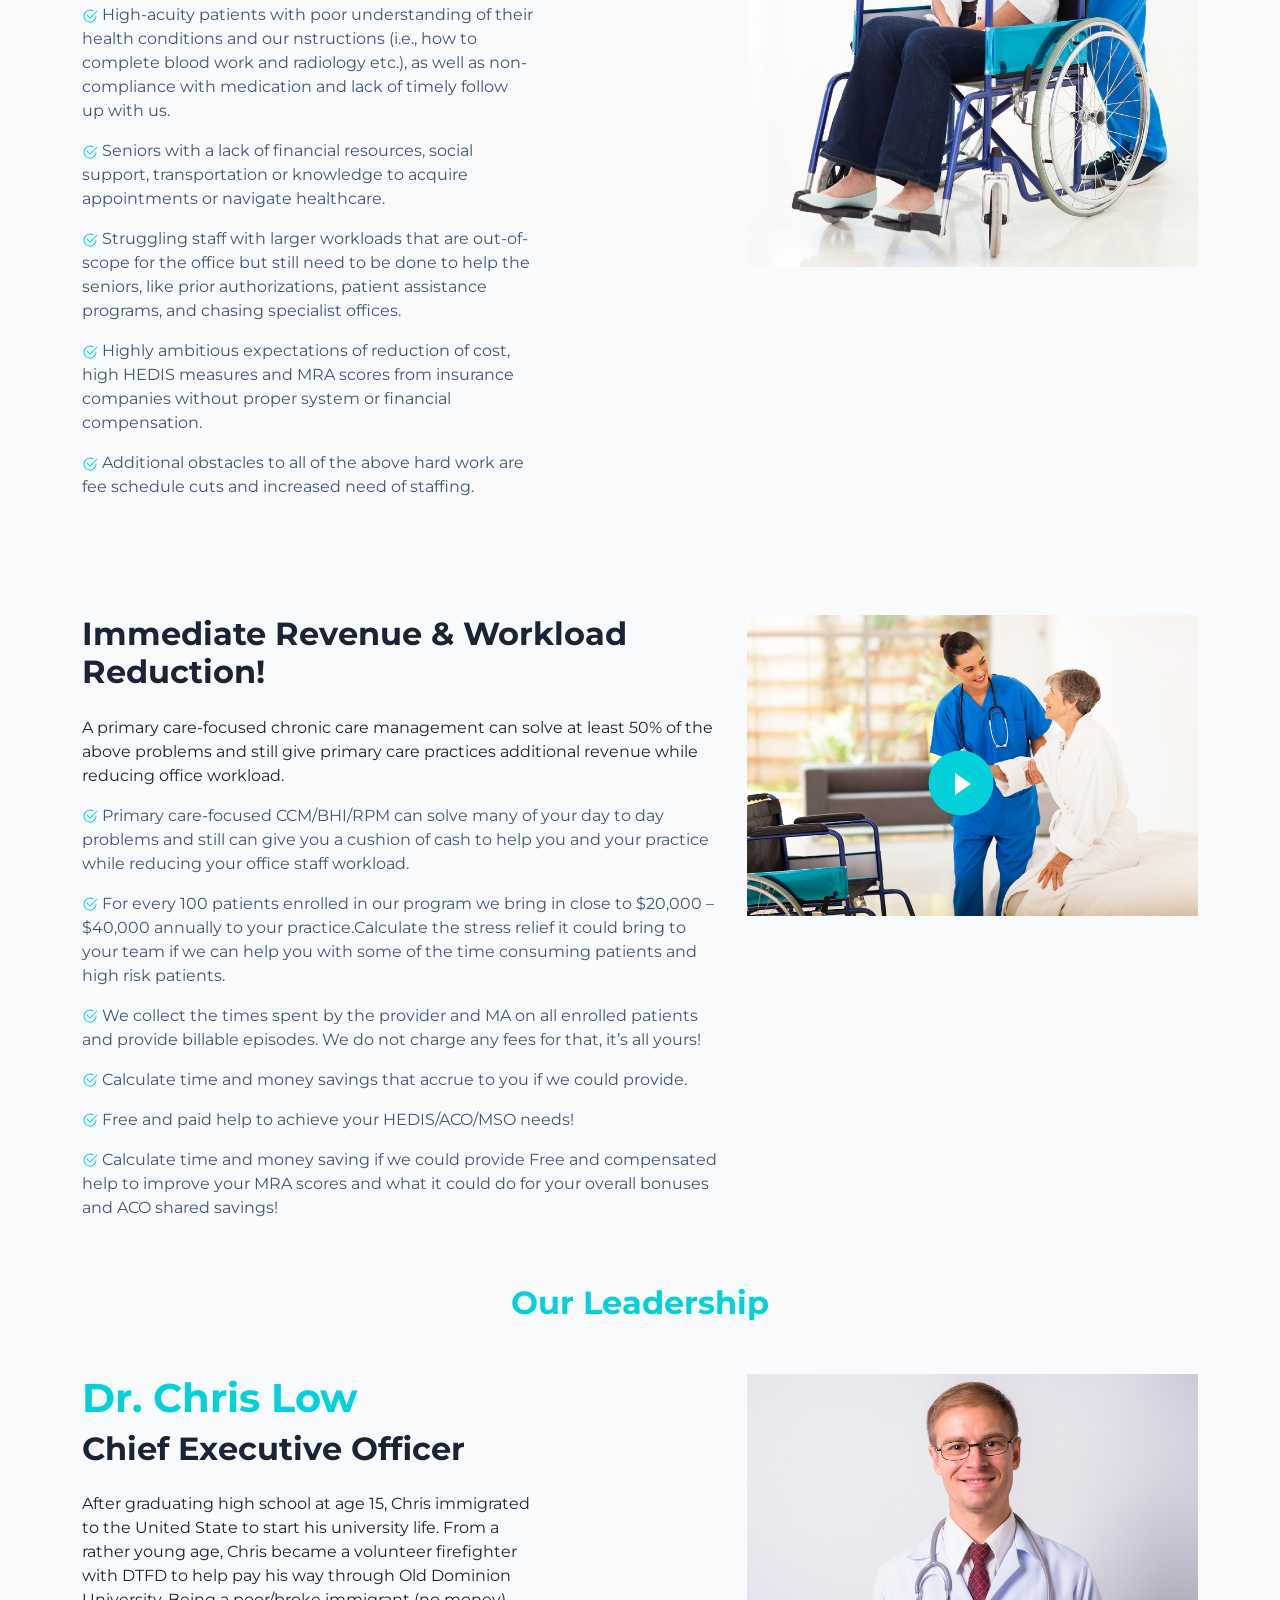
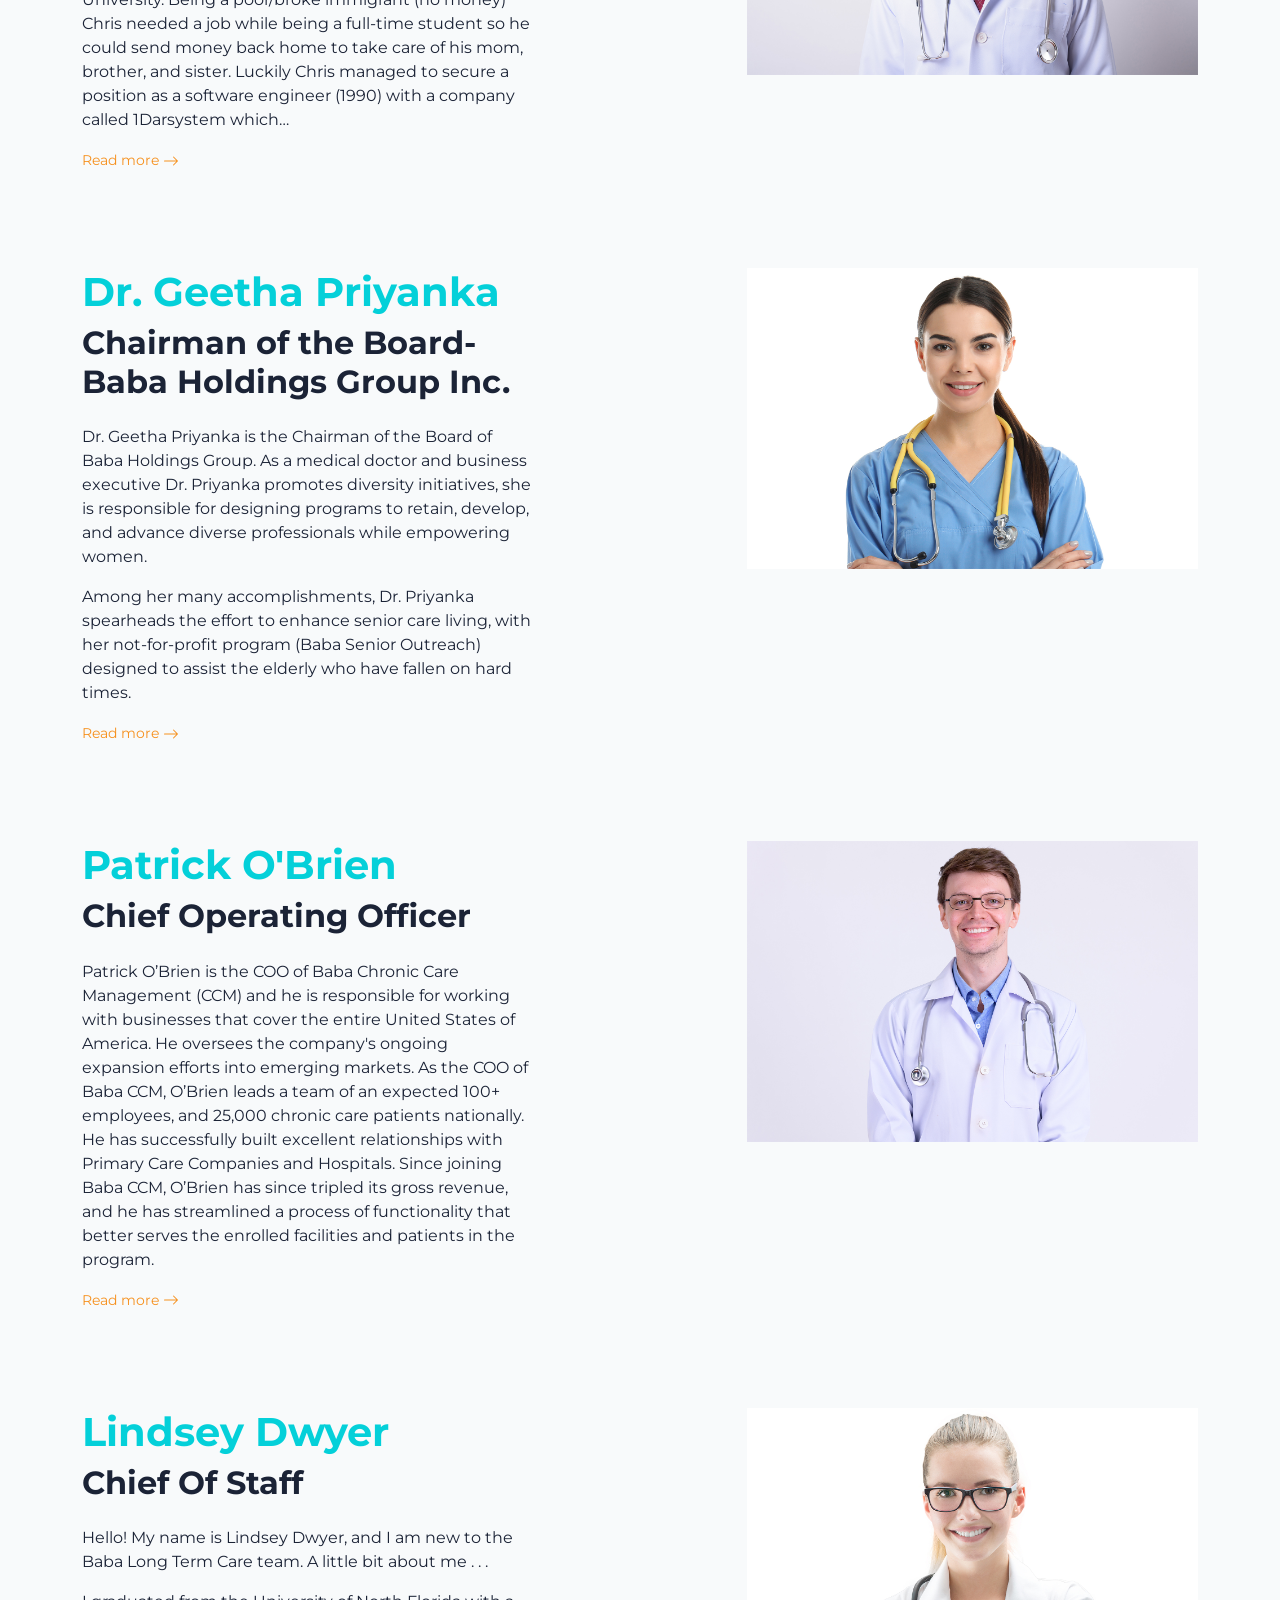
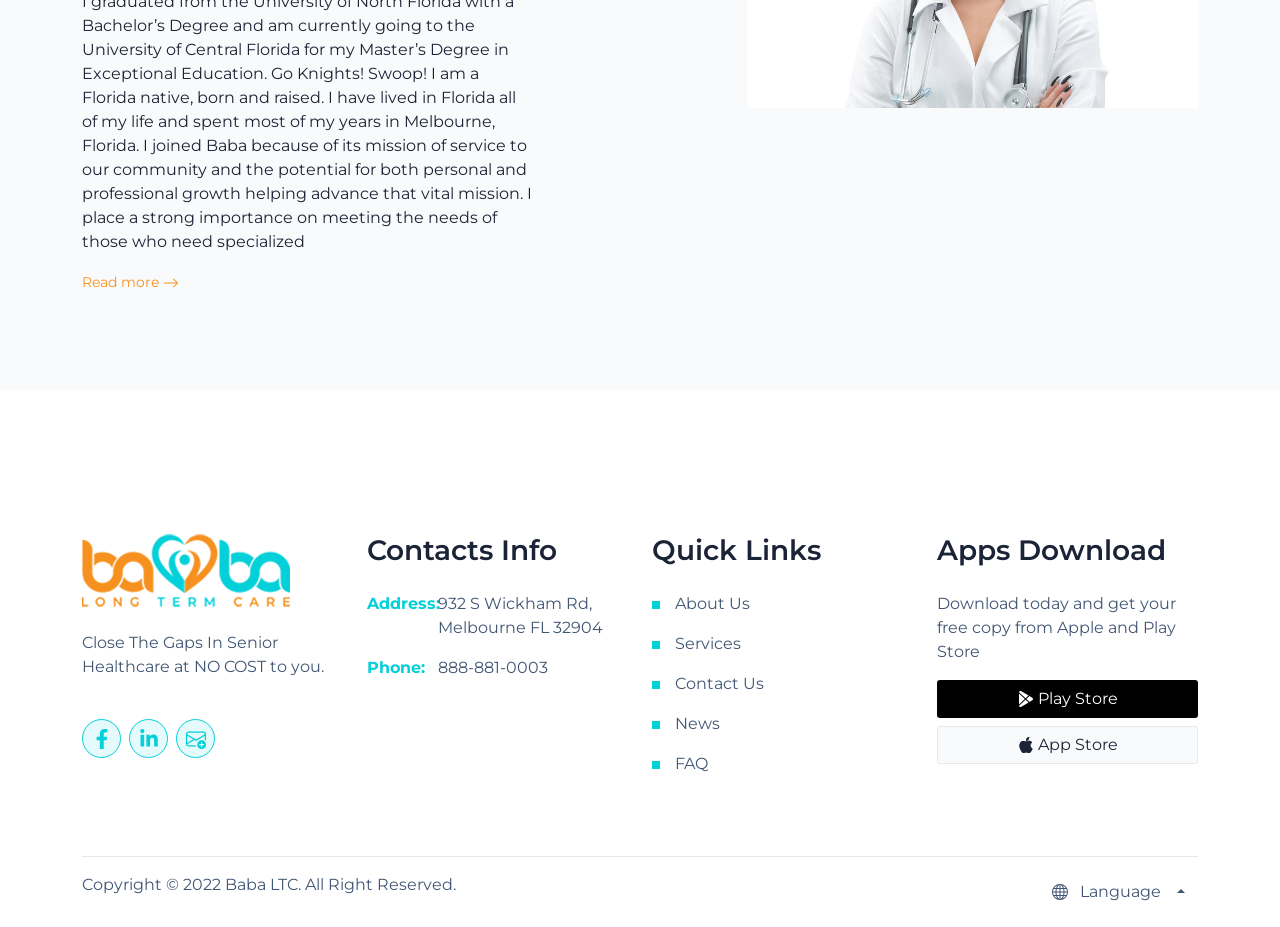
<file: pages/about-us.html>
<!DOCTYPE html>
<html lang="en">
<head>
	<!-- Required meta tags -->
	<meta charset="utf-8">
	<meta name="viewport" content="width=device-width, initial-scale=1">
	<!-- Bootstrap CSS -->
	<link rel="stylesheet" type="text/css" href="./../assets/libraries/bootstrap/css/bootstrap.min.css">
	<!-- <link rel="stylesheet" href="https://unpkg.com/aos@next/dist/aos.css" /> -->

	<link rel="stylesheet" type="text/css" href="./../assets/css/style.css">
	<title class="text-capitalize">Senior healthcare at no cost to you.</title>
	<link rel="icon" href="./../assets/logo/fav-icon.png" sizes="32x32">
	<link rel="icon" href="./../assets/logo/fav-icon.png" sizes="192x192">
	<link rel="apple-touch-icon" href="./../assets/logo/fav-icon.png">

</head>
<body>

	<!-- Headed -->
	<section class="">
		<!-- d-flex flex-column justify-content-center min-vh-100 -->
		<header class="position-relative header-image-about-us">
			
			<!-- <div class="bg-home"></div> -->

			<div class="position-fixed w-100 top-0 start-0 end-0 z-index-12 navigation-nemu bg-sm-white">
				<nav class="navbar navbar-expand-lg pb-0 pt-1 py-lg-2 navbar-light">
					
					<div class="container-fluid">

						<a class="navbar-brand" href="./../index.html">
							<img src="./../assets/logo/logo.png" class="img-fluid w-sm-50 w-75">
						</a>

						<button class="navbar-toggler border-0 clr-green p-0 m-0" type="button" data-bs-toggle="collapse" data-bs-target="#navbarSupportedContent" aria-controls="navbarSupportedContent" aria-expanded="false" aria-label="Toggle navigation">
						<span class="">
							<svg xmlns="http://www.w3.org/2000/svg" width="50" height="40" viewBox="0 0 24 24" fill="currentColor" stroke="currentColor" stroke-width="2" stroke-linecap="round" stroke-linejoin="round" class="feather feather-menu">
								<line x1="3" y1="12" x2="21" y2="12"></line>
								<line x1="3" y1="6" x2="21" y2="6"></line>
								<line x1="3" y1="18" x2="21" y2="18"></line>
							</svg>
						</span>
						</button>

						<div class="collapse navbar-collapse" id="navbarSupportedContent">

							<ul class="navbar-nav mb-2 mb-lg-0 w-100 align-items-lg-center">

								<li class="nav-item ms-lg-auto">
									<a class="nav-link clr-black" aria-current="page" href="./../index.html">Home</a>
								</li>

								<li class="nav-item">
									<a class="nav-link clr-black" href="./services.html">Services</a>
								</li>

								<li class="nav-item">
									<a class="nav-link clr-black" href="./faq.html">FAQ</a>
								</li>

								<li class="nav-item">
									<!-- dropdown-toggle -->
									<a class="nav-link  clr-black" href="./news.html">News</a>
								</li>

								<li class="nav-item">
									<a class="nav-link clr-black active" href="./about-us.html">About</a>
								</li>

								<li class="nav-item me-auto">
									<a class="nav-link clr-black" href="./contact.html">Contact</a>
								</li>

								<li class="nav-item">
									<a class="nav-link" href="#">
										<span class="social">
										<svg xmlns="http://www.w3.org/2000/svg" width="20" height="20" viewBox="0 0 320 512" fill="currentColor"><path d="M279.14 288l14.22-92.66h-88.91v-60.13c0-25.35 12.42-50.06 52.24-50.06h40.42V6.26S260.43 0 225.36 0c-73.22 0-121.08 44.38-121.08 124.72v70.62H22.89V288h81.39v224h100.17V288z"/></svg>
										</span>
									</a>
								</li>

								<li class="nav-item">
									<a class="nav-link" href="#">
										<span class="social">
											<svg xmlns="http://www.w3.org/2000/svg" fill="currentColor" width="20" height="20" viewBox="0 0 448 512"><path d="M100.28 448H7.4V148.9h92.88zM53.79 108.1C24.09 108.1 0 83.5 0 53.8a53.79 53.79 0 0 1 107.58 0c0 29.7-24.1 54.3-53.79 54.3zM447.9 448h-92.68V302.4c0-34.7-.7-79.2-48.29-79.2-48.29 0-55.69 37.7-55.69 76.7V448h-92.78V148.9h89.08v40.8h1.3c12.4-23.5 42.69-48.3 87.88-48.3 94 0 111.28 61.9 111.28 142.3V448z"/></svg>
										</span>
									</a>
								</li>

								<li class="nav-item">
									<a class="nav-link" href="#">
										<span class="social">
										<svg xmlns="http://www.w3.org/2000/svg" width="20" height="20" fill="currentColor" class="bi bi-envelope-plus" viewBox="0 0 16 16">
										  <path d="M2 2a2 2 0 0 0-2 2v8.01A2 2 0 0 0 2 14h5.5a.5.5 0 0 0 0-1H2a1 1 0 0 1-.966-.741l5.64-3.471L8 9.583l7-4.2V8.5a.5.5 0 0 0 1 0V4a2 2 0 0 0-2-2H2Zm3.708 6.208L1 11.105V5.383l4.708 2.825ZM1 4.217V4a1 1 0 0 1 1-1h12a1 1 0 0 1 1 1v.217l-7 4.2-7-4.2Z"/>
										  <path d="M16 12.5a3.5 3.5 0 1 1-7 0 3.5 3.5 0 0 1 7 0Zm-3.5-2a.5.5 0 0 0-.5.5v1h-1a.5.5 0 0 0 0 1h1v1a.5.5 0 0 0 1 0v-1h1a.5.5 0 0 0 0-1h-1v-1a.5.5 0 0 0-.5-.5Z"/>
										</svg>
										</span>
									</a>
								</li>

								<li class="nav-item">
									<a href="#" class="nav-link d-flex justify-content-lg-center align-items-center number">
										<div class="social">
											<svg xmlns="http://www.w3.org/2000/svg" width="20" height="20" fill="currentColor" class="bi bi-telephone" viewBox="0 0 16 16">
										 	 <path d="M3.654 1.328a.678.678 0 0 0-1.015-.063L1.605 2.3c-.483.484-.661 1.169-.45 1.77a17.568 17.568 0 0 0 4.168 6.608 17.569 17.569 0 0 0 6.608 4.168c.601.211 1.286.033 1.77-.45l1.034-1.034a.678.678 0 0 0-.063-1.015l-2.307-1.794a.678.678 0 0 0-.58-.122l-2.19.547a1.745 1.745 0 0 1-1.657-.459L5.482 8.062a1.745 1.745 0 0 1-.46-1.657l.548-2.19a.678.678 0 0 0-.122-.58L3.654 1.328zM1.884.511a1.745 1.745 0 0 1 2.612.163L6.29 2.98c.329.423.445.974.315 1.494l-.547 2.19a.678.678 0 0 0 .178.643l2.457 2.457a.678.678 0 0 0 .644.178l2.189-.547a1.745 1.745 0 0 1 1.494.315l2.306 1.794c.829.645.905 1.87.163 2.611l-1.034 1.034c-.74.74-1.846 1.065-2.877.702a18.634 18.634 0 0 1-7.01-4.42 18.634 18.634 0 0 1-4.42-7.009c-.362-1.03-.037-2.137.703-2.877L1.885.511z"/>
											</svg>
										</div>
										<div class="ms-2">888-881-0003</div>
									</a>
								</li>

							</ul>


						</div>

					</div>

				</nav>
			</div>

			<!-- vh-75 -->
			<div class="vh-35 vh-lg-50 d-flex justify-content-center align-items-center blur-background">
				<h2 class="pt-5 mt-5 ff-raleway-700 fs-50 clr-gray-1"> About Us </h2>
			</div>

			<!-- <img src="./../assets/img/bg-2.png" class="img-fluid d-none d-lg-inline-block z-index-10 position-absolute bottom-0 start-0">
			<img src="./../assets/img/bg-3.png" class="img-fluid d-none d-lg-inline-block z-index-10 position-absolute bottom-0 end-0"> -->
		</header>

	</section>


	<!-- About Us -->
	<section class="bg-gray-1 pt-2 pt-md-3">
		<div class="container py-3 py-md-3 position-lg-relative">
			<div class="row py-3 py-md-5 mx-2 mx-md-0">
				<div class="col-12 col-lg-8 p-0" data-aos="fade-right" data-aos-duration="2000">
					<img src="./../assets/img/img-2.jpg" class="img-fluid border-radius-5px">
				</div>
			
				<div class="col-12 col-lg-7 position-lg-absolute mt-4 mt-lg-0 box-shodow-p" data-aos="fade-left" data-aos-duration="2000">
					<div class="p-3 p-md-4 p-lg-5 bg-white border-radius-5px">
						<div class="clr-green mb-2">
							<h3>WHO WE ARE</h3>
						</div>
						<h2 class="ff-raleway-700 clr-black mb-4">
							<div>
								Baba Long Term Care Management, Inc. 
							</div>
							<div>
								Smarter Chronic Care Management to advance your practice & patient health.      
							</div>
						</h2>
						<p class="clr-black">
							Baba LTC provides physician offices an integrated concierge service to seniors through Medicare or Medicare HMO’s. Baba LTC allows your office to bill for chronic care management (CCM) such as care coordination, referral management, prior authorizations, patient assistance programs, disease education and more. Even though we offer a variety of services you have the option to choose one or multiple services depending on your needs.
						</p>

						<div class="">
							<a href="#blabla" class="clr-orange">
								<small>Read more</small>
								<svg xmlns="http://www.w3.org/2000/svg" width="16" height="16" fill="currentColor" class="bi bi-arrow-right" viewBox="0 0 16 16">
								  <path fill-rule="evenodd" d="M1 8a.5.5 0 0 1 .5-.5h11.793l-3.147-3.146a.5.5 0 0 1 .708-.708l4 4a.5.5 0 0 1 0 .708l-4 4a.5.5 0 0 1-.708-.708L13.293 8.5H1.5A.5.5 0 0 1 1 8z"/>
								</svg>
							</a>
						</div>
					</div>
				</div>

			</div>
		</div>
	</section>


	<section class="bg-gray-1 py-1" id="blabla">
		<div class="container pt-2 my-1 pt-md-4 my-md-3 pt-lg-5 my-lg-5">

		<div class="row justify-content-between">

			<div class="col-12 col-lg-5">

				<h2 class="ff-raleway-700 clr-black mb-4">
					Senior Care Integration for Primary Care Practices, Developed by Primary Care Physicians.
				</h2>
				<h3>
					Empower Primary Care. Empower Seniors.
				</h3>
				<p>
					As a primary care physician for over two decades, Baba LTC’s founder experienced the ups and downs of healthcare and its increasing challenges and impossible expectations without proper tools or checks and balances in the system. Like you, she struggled every single day with key challenges like:
				</p>

				<p>
					<span class="clr-green">
						<svg xmlns="http://www.w3.org/2000/svg" width="16" height="16" fill="currentColor" class="bi bi-check2-circle" viewBox="0 0 16 16">
						  <path d="M2.5 8a5.5 5.5 0 0 1 8.25-4.764.5.5 0 0 0 .5-.866A6.5 6.5 0 1 0 14.5 8a.5.5 0 0 0-1 0 5.5 5.5 0 1 1-11 0z"/>
						  <path d="M15.354 3.354a.5.5 0 0 0-.708-.708L8 9.293 5.354 6.646a.5.5 0 1 0-.708.708l3 3a.5.5 0 0 0 .708 0l7-7z"/>
						</svg>
					</span>
					<span class="clr-gray-2">
						High-acuity patients with poor understanding of their health conditions and our nstructions (i.e., how to complete blood work and radiology etc.), as well as non-compliance with medication and lack of timely follow up with us.
					</span>
				</p>

				<p>
					<span class="clr-green">
						<svg xmlns="http://www.w3.org/2000/svg" width="16" height="16" fill="currentColor" class="bi bi-check2-circle" viewBox="0 0 16 16">
						  <path d="M2.5 8a5.5 5.5 0 0 1 8.25-4.764.5.5 0 0 0 .5-.866A6.5 6.5 0 1 0 14.5 8a.5.5 0 0 0-1 0 5.5 5.5 0 1 1-11 0z"/>
						  <path d="M15.354 3.354a.5.5 0 0 0-.708-.708L8 9.293 5.354 6.646a.5.5 0 1 0-.708.708l3 3a.5.5 0 0 0 .708 0l7-7z"/>
						</svg>
					</span>
					<span class="clr-gray-2">
						Seniors with a lack of financial resources, social support, transportation or knowledge to acquire appointments or navigate healthcare.	
					</span>
				</p>

				<p>
					<span class="clr-green">
						<svg xmlns="http://www.w3.org/2000/svg" width="16" height="16" fill="currentColor" class="bi bi-check2-circle" viewBox="0 0 16 16">
						  <path d="M2.5 8a5.5 5.5 0 0 1 8.25-4.764.5.5 0 0 0 .5-.866A6.5 6.5 0 1 0 14.5 8a.5.5 0 0 0-1 0 5.5 5.5 0 1 1-11 0z"/>
						  <path d="M15.354 3.354a.5.5 0 0 0-.708-.708L8 9.293 5.354 6.646a.5.5 0 1 0-.708.708l3 3a.5.5 0 0 0 .708 0l7-7z"/>
						</svg>
					</span>
					<span class="clr-gray-2">
						Struggling staff with larger workloads that are out-of-scope for the office but still need to be done to help the seniors, like prior authorizations, patient assistance programs, and chasing specialist offices.
					</span>
				</p>

				<p>
					<span class="clr-green">
						<svg xmlns="http://www.w3.org/2000/svg" width="16" height="16" fill="currentColor" class="bi bi-check2-circle" viewBox="0 0 16 16">
						  <path d="M2.5 8a5.5 5.5 0 0 1 8.25-4.764.5.5 0 0 0 .5-.866A6.5 6.5 0 1 0 14.5 8a.5.5 0 0 0-1 0 5.5 5.5 0 1 1-11 0z"/>
						  <path d="M15.354 3.354a.5.5 0 0 0-.708-.708L8 9.293 5.354 6.646a.5.5 0 1 0-.708.708l3 3a.5.5 0 0 0 .708 0l7-7z"/>
						</svg>
					</span>
					<span class="clr-gray-2">
						Highly ambitious expectations of reduction of cost, high HEDIS measures and MRA scores from insurance companies without proper system or financial compensation.
					</span>
				</p>

				<p>
					<span class="clr-green">
						<svg xmlns="http://www.w3.org/2000/svg" width="16" height="16" fill="currentColor" class="bi bi-check2-circle" viewBox="0 0 16 16">
						  <path d="M2.5 8a5.5 5.5 0 0 1 8.25-4.764.5.5 0 0 0 .5-.866A6.5 6.5 0 1 0 14.5 8a.5.5 0 0 0-1 0 5.5 5.5 0 1 1-11 0z"/>
						  <path d="M15.354 3.354a.5.5 0 0 0-.708-.708L8 9.293 5.354 6.646a.5.5 0 1 0-.708.708l3 3a.5.5 0 0 0 .708 0l7-7z"/>
						</svg>
					</span>
					<span class="clr-gray-2">
						Additional obstacles to all of the above hard work are fee schedule cuts and increased need of staffing.
					</span>
				</p>

			</div>

			<div class="col-12 col-lg-5">
				<div>
					<img src="./../assets/img/img-5.jpg" class="img-fluid">
				</div>
			</div>

			

		</div>

		</div>
	</section>

	<section class="bg-gray-1">
		<div class="container pt-2 pt-md-4 pt-lg-5 ">

		<div class="row justify-content-between">

			<div class="col-12 col-lg-7">
				<h2 class="ff-raleway-700 clr-black mb-4">
					Immediate Revenue & Workload Reduction!
				</h2>

				<p>
					A primary care-focused chronic care management can solve at least 50% of the above problems and still give primary care practices additional revenue while reducing office workload.
				</p>

				<p>
					<span class="clr-green">
						<svg xmlns="http://www.w3.org/2000/svg" width="16" height="16" fill="currentColor" class="bi bi-check2-circle" viewBox="0 0 16 16">
						  <path d="M2.5 8a5.5 5.5 0 0 1 8.25-4.764.5.5 0 0 0 .5-.866A6.5 6.5 0 1 0 14.5 8a.5.5 0 0 0-1 0 5.5 5.5 0 1 1-11 0z"/>
						  <path d="M15.354 3.354a.5.5 0 0 0-.708-.708L8 9.293 5.354 6.646a.5.5 0 1 0-.708.708l3 3a.5.5 0 0 0 .708 0l7-7z"/>
						</svg>
					</span>
					<span class="clr-gray-2">
						Primary care-focused CCM/BHI/RPM can solve many of your day to day problems and still can give you a cushion of cash to help you and your practice while reducing your office staff workload.
					</span>
				</p>

				<p>
					<span class="clr-green">
						<svg xmlns="http://www.w3.org/2000/svg" width="16" height="16" fill="currentColor" class="bi bi-check2-circle" viewBox="0 0 16 16">
						  <path d="M2.5 8a5.5 5.5 0 0 1 8.25-4.764.5.5 0 0 0 .5-.866A6.5 6.5 0 1 0 14.5 8a.5.5 0 0 0-1 0 5.5 5.5 0 1 1-11 0z"/>
						  <path d="M15.354 3.354a.5.5 0 0 0-.708-.708L8 9.293 5.354 6.646a.5.5 0 1 0-.708.708l3 3a.5.5 0 0 0 .708 0l7-7z"/>
						</svg>
					</span>
					<span class="clr-gray-2">
						For every 100 patients enrolled in our program we bring in close to $20,000 – $40,000 annually to your practice.Calculate the stress relief it could bring to your team if we can help you with some of the time consuming patients and high risk patients.
					</span>
				</p>

				<p>
					<span class="clr-green">
						<svg xmlns="http://www.w3.org/2000/svg" width="16" height="16" fill="currentColor" class="bi bi-check2-circle" viewBox="0 0 16 16">
						  <path d="M2.5 8a5.5 5.5 0 0 1 8.25-4.764.5.5 0 0 0 .5-.866A6.5 6.5 0 1 0 14.5 8a.5.5 0 0 0-1 0 5.5 5.5 0 1 1-11 0z"/>
						  <path d="M15.354 3.354a.5.5 0 0 0-.708-.708L8 9.293 5.354 6.646a.5.5 0 1 0-.708.708l3 3a.5.5 0 0 0 .708 0l7-7z"/>
						</svg>
					</span>
					<span class="clr-gray-2">
						We collect the times spent by the provider and MA on all enrolled patients and provide billable episodes. We do not charge any fees for that, it’s all yours!
					</span>
				</p>

				<p>
					<span class="clr-green">
						<svg xmlns="http://www.w3.org/2000/svg" width="16" height="16" fill="currentColor" class="bi bi-check2-circle" viewBox="0 0 16 16">
						  <path d="M2.5 8a5.5 5.5 0 0 1 8.25-4.764.5.5 0 0 0 .5-.866A6.5 6.5 0 1 0 14.5 8a.5.5 0 0 0-1 0 5.5 5.5 0 1 1-11 0z"/>
						  <path d="M15.354 3.354a.5.5 0 0 0-.708-.708L8 9.293 5.354 6.646a.5.5 0 1 0-.708.708l3 3a.5.5 0 0 0 .708 0l7-7z"/>
						</svg>
					</span>
					<span class="clr-gray-2">
						Calculate time and money savings that accrue to you if we could provide.
					</span>
				</p>

				<p>
					<span class="clr-green">
						<svg xmlns="http://www.w3.org/2000/svg" width="16" height="16" fill="currentColor" class="bi bi-check2-circle" viewBox="0 0 16 16">
						  <path d="M2.5 8a5.5 5.5 0 0 1 8.25-4.764.5.5 0 0 0 .5-.866A6.5 6.5 0 1 0 14.5 8a.5.5 0 0 0-1 0 5.5 5.5 0 1 1-11 0z"/>
						  <path d="M15.354 3.354a.5.5 0 0 0-.708-.708L8 9.293 5.354 6.646a.5.5 0 1 0-.708.708l3 3a.5.5 0 0 0 .708 0l7-7z"/>
						</svg>
					</span>
					<span class="clr-gray-2">
						Free and paid help to achieve your HEDIS/ACO/MSO needs!
					</span>
				</p>

				<p>
					<span class="clr-green">
						<svg xmlns="http://www.w3.org/2000/svg" width="16" height="16" fill="currentColor" class="bi bi-check2-circle" viewBox="0 0 16 16">
						  <path d="M2.5 8a5.5 5.5 0 0 1 8.25-4.764.5.5 0 0 0 .5-.866A6.5 6.5 0 1 0 14.5 8a.5.5 0 0 0-1 0 5.5 5.5 0 1 1-11 0z"/>
						  <path d="M15.354 3.354a.5.5 0 0 0-.708-.708L8 9.293 5.354 6.646a.5.5 0 1 0-.708.708l3 3a.5.5 0 0 0 .708 0l7-7z"/>
						</svg>
					</span>
					<span class="clr-gray-2">
						Calculate time and money saving if we could provide Free and compensated help to improve your MRA scores and what it could do for your overall bonuses and ACO shared savings!
					</span>
				</p>

			</div>

			
			<div class="col-12 col-lg-5">
				<div class="position-relative">
					<img src="./../assets/img/img-4.jpg" class="img-fluid">

					<div class="position-absolute top-50 end-50">
						<button type="button" class="ms-4 btn border-0">
							<span class="position-relative mt-4 ms-4">
								<a id="play-video" class="video-play-button-services bottom-0 start-0" href="#">
								  <span></span>
								</a>
							</span>
						</button>
					</div>

				</div>
			</div>


		</div>

		</div>
	</section>

	
	<!-- Dr. Chris -->
	<section class="bg-gray-1 py-3 py-md-5">

		<div class="container text-center">
			
			<h2 class="ff-raleway-700 clr-green mb-1">
				Our Leadership
			</h2>
		</div>


		<div class="container py-4">
			<div class="row py-4 justify-content-between">
				<div class="col-12 col-lg-5">
					<div class="clr-green mb-2">
						<h1 class="ff-raleway-700"> Dr. Chris Low </h1>
					</div>
					<h2 class="ff-raleway-700 clr-black mb-4">
						Chief Executive Officer
					</h2>

					<p>
						After graduating high school at age 15, Chris immigrated to the United State to start his university life. From a rather young age, Chris became a volunteer firefighter with DTFD to help pay his way through Old Dominion University. Being a poor/broke immigrant (no money) Chris needed a job while being a full-time student so he could send money back home to take care of his mom, brother, and sister. Luckily Chris managed to secure a position as a software engineer (1990) with a company called 1Darsystem which…
					</p>

					<div class="">
						<a href="dr-chris-low.html" class="clr-orange">
							<small>Read more</small>
							<svg xmlns="http://www.w3.org/2000/svg" width="16" height="16" fill="currentColor" class="bi bi-arrow-right" viewBox="0 0 16 16">
							  <path fill-rule="evenodd" d="M1 8a.5.5 0 0 1 .5-.5h11.793l-3.147-3.146a.5.5 0 0 1 .708-.708l4 4a.5.5 0 0 1 0 .708l-4 4a.5.5 0 0 1-.708-.708L13.293 8.5H1.5A.5.5 0 0 1 1 8z"/>
							</svg>
						</a>
					</div>

				</div>


				<div class="col-12 col-lg-5">
					<img src="./../assets/img/img-12.jpg" class="img-fluid">
				</div>
			</div>
		</div>


		<div class="container py-4">
			<div class="row py-4 justify-content-between">
				<div class="col-12 col-lg-5">
					<div class="clr-green mb-2">
						<h1 class="ff-raleway-700"> Dr. Geetha Priyanka  </h1>
					</div>
					<h2 class="ff-raleway-700 clr-black mb-4">
						Chairman of the Board-Baba Holdings Group Inc. 
					</h2>

					<p>
						Dr. Geetha Priyanka is the Chairman of the Board of Baba Holdings Group. As a medical doctor and business executive Dr. Priyanka promotes diversity initiatives, she is responsible for designing programs to retain, develop, and advance diverse professionals while empowering women. 
					</p>

					<p>
						Among her many accomplishments, Dr. Priyanka spearheads the effort to enhance senior care living, with her not-for-profit program (Baba Senior Outreach) designed to assist the elderly who have fallen on hard times. 
					</p>

					<div class="">
						<a href="geetha-priyanka.html" class="clr-orange">
							<small>Read more</small>
							<svg xmlns="http://www.w3.org/2000/svg" width="16" height="16" fill="currentColor" class="bi bi-arrow-right" viewBox="0 0 16 16">
							  <path fill-rule="evenodd" d="M1 8a.5.5 0 0 1 .5-.5h11.793l-3.147-3.146a.5.5 0 0 1 .708-.708l4 4a.5.5 0 0 1 0 .708l-4 4a.5.5 0 0 1-.708-.708L13.293 8.5H1.5A.5.5 0 0 1 1 8z"/>
							</svg>
						</a>
					</div>

				</div>


				<div class="col-12 col-lg-5">
					<img src="./../assets/img/img-15.jpg" class="img-fluid">
				</div>
			</div>
		</div>



		<div class="container py-4">
			<div class="row py-4 justify-content-between">
				<div class="col-12 col-lg-5">
					<div class="clr-green mb-2">
						<h1 class="ff-raleway-700"> Patrick O'Brien  </h1>
					</div>
					<h2 class="ff-raleway-700 clr-black mb-4">
						Chief Operating Officer
					</h2>

					<p>
						Patrick O’Brien is the COO of Baba Chronic Care Management (CCM) and he is responsible for working with businesses that cover the entire United States of America. He oversees the company's ongoing expansion efforts into emerging markets. As the COO of Baba CCM, O’Brien leads a team of an expected 100+ employees, and 25,000 chronic care patients nationally. He has successfully built excellent relationships with Primary Care Companies and Hospitals. Since joining Baba CCM, O’Brien has since tripled its gross revenue, and he has streamlined a process of functionality that better serves the enrolled facilities and patients in the program. 
					</p>
					
					<div class="">
						<a href="patrick-OBrien.html" class="clr-orange">
							<small>Read more</small>
							<svg xmlns="http://www.w3.org/2000/svg" width="16" height="16" fill="currentColor" class="bi bi-arrow-right" viewBox="0 0 16 16">
							  <path fill-rule="evenodd" d="M1 8a.5.5 0 0 1 .5-.5h11.793l-3.147-3.146a.5.5 0 0 1 .708-.708l4 4a.5.5 0 0 1 0 .708l-4 4a.5.5 0 0 1-.708-.708L13.293 8.5H1.5A.5.5 0 0 1 1 8z"/>
							</svg>
						</a>
					</div>

				</div>


				<div class="col-12 col-lg-5">
					<img src="./../assets/img/img-13.jpg" class="img-fluid">
				</div>
			</div>
		</div>


		<div class="container py-4">
			<div class="row py-4 justify-content-between">
				<div class="col-12 col-lg-5">
					<div class="clr-green mb-2">
						<h1 class="ff-raleway-700"> Lindsey Dwyer </h1>
					</div>
					<h2 class="ff-raleway-700 clr-black mb-4">
						Chief Of Staff
					</h2>

					<p>
						Hello! My name is Lindsey Dwyer, and I am new to the Baba Long Term Care team. A little bit about me . . .
					</p>

					<p>
						I graduated from the University of North Florida with a Bachelor’s Degree and am currently going to the University of Central Florida for my Master’s Degree in Exceptional Education. Go Knights! Swoop! I am a Florida native, born and raised. I have lived in Florida all of my life and spent most of my years in Melbourne, Florida. I joined Baba because of its mission of service to our community and the potential for both personal and professional growth helping advance that vital mission. I place a strong importance on meeting the needs of those who need specialized
					</p>

					<div class="">
						<a href="lindsey-dwyer.html" class="clr-orange">
							<small>Read more</small>
							<svg xmlns="http://www.w3.org/2000/svg" width="16" height="16" fill="currentColor" class="bi bi-arrow-right" viewBox="0 0 16 16">
							  <path fill-rule="evenodd" d="M1 8a.5.5 0 0 1 .5-.5h11.793l-3.147-3.146a.5.5 0 0 1 .708-.708l4 4a.5.5 0 0 1 0 .708l-4 4a.5.5 0 0 1-.708-.708L13.293 8.5H1.5A.5.5 0 0 1 1 8z"/>
							</svg>
						</a>
					</div>

				</div>


				<div class="col-12 col-lg-5">
					<img src="./../assets/img/img-14.jpg" class="img-fluid">
				</div>
			</div>
		</div>




	</section>

	<!-- Footer -->
	<footer class="bg-white clr-gray-2 mt-5 pt-5">
		<section class="container pt-5">
		<div class="row">

			<div class="col-lg-3">
				<div>
					<a href="./../index.html">
						<img src="./../assets/logo/logo.png">
					</a>
				</div>
				<p class="py-4">
					Close The Gaps In Senior Healthcare at NO COST to you.
				</p>
				<ul class="d-flex list-unstyled">
					<li class="nav-item me-2">
						<a class="nav-link" href="#">
							<span class="social">
							<svg xmlns="http://www.w3.org/2000/svg" width="20" height="20" viewBox="0 0 320 512" fill="currentColor">
								<path d="M279.14 288l14.22-92.66h-88.91v-60.13c0-25.35 12.42-50.06 52.24-50.06h40.42V6.26S260.43 0 225.36 0c-73.22 0-121.08 44.38-121.08 124.72v70.62H22.89V288h81.39v224h100.17V288z"/></svg>
							</span>
						</a>
					</li>

					<li class="nav-item me-2">
						<a class="nav-link" href="#">
							<span class="social">
								<svg xmlns="http://www.w3.org/2000/svg" fill="currentColor" width="20" height="20" viewBox="0 0 448 512"><path d="M100.28 448H7.4V148.9h92.88zM53.79 108.1C24.09 108.1 0 83.5 0 53.8a53.79 53.79 0 0 1 107.58 0c0 29.7-24.1 54.3-53.79 54.3zM447.9 448h-92.68V302.4c0-34.7-.7-79.2-48.29-79.2-48.29 0-55.69 37.7-55.69 76.7V448h-92.78V148.9h89.08v40.8h1.3c12.4-23.5 42.69-48.3 87.88-48.3 94 0 111.28 61.9 111.28 142.3V448z"/></svg>
							</span>
						</a>
					</li>

					<li class="nav-item me-2">
						<a class="nav-link" href="#">
							<span class="social">
							<svg xmlns="http://www.w3.org/2000/svg" width="20" height="20" fill="currentColor" class="bi bi-envelope-plus" viewBox="0 0 16 16">
							  <path d="M2 2a2 2 0 0 0-2 2v8.01A2 2 0 0 0 2 14h5.5a.5.5 0 0 0 0-1H2a1 1 0 0 1-.966-.741l5.64-3.471L8 9.583l7-4.2V8.5a.5.5 0 0 0 1 0V4a2 2 0 0 0-2-2H2Zm3.708 6.208L1 11.105V5.383l4.708 2.825ZM1 4.217V4a1 1 0 0 1 1-1h12a1 1 0 0 1 1 1v.217l-7 4.2-7-4.2Z"/>
							  <path d="M16 12.5a3.5 3.5 0 1 1-7 0 3.5 3.5 0 0 1 7 0Zm-3.5-2a.5.5 0 0 0-.5.5v1h-1a.5.5 0 0 0 0 1h1v1a.5.5 0 0 0 1 0v-1h1a.5.5 0 0 0 0-1h-1v-1a.5.5 0 0 0-.5-.5Z"/>
							</svg>
							</span>
						</a>
					</li>					

				</ul>
			</div>
			<div class="col-lg-3">
				<h3 class="pb-3 ff-raleway-600 clr-black">Contacts Info</h3>
				
				<div class="row pb-3">
					<div class="col-lg-3"><span class="clr-green fw-bold">Address:</span></div>
					<div class="col-lg-9"> 932 S Wickham Rd, Melbourne FL 32904</div>
				</div>

				<div class="row pb-3">
					<div class="col-lg-3"><span class="clr-green fw-bold">Phone:</span></div>
					<div class="col-lg-9"> 888-881-0003</div>
				</div>
			</div>
			<div class="col-lg-3">
				<h3 class="pb-3 ff-raleway-600 clr-black">Quick Links</h3>
				<ul class="list-unstyled">
					<li class="pb-3"><span class="cub"></span><a href="./about-us.html" class="clr-gray-2">About Us</a></li>
					<li class="pb-3"><span class="cub"></span><a href="./services.html" class="clr-gray-2">Services</a></li>
					<li class="pb-3"><span class="cub"></span><a href="./contact.html" class="clr-gray-2">Contact Us</a></li>
					<li class="pb-3"><span class="cub"></span><a href="./news.html" class="clr-gray-2">News</a></li>
					<li class="pb-3"><span class="cub"></span><a href="./faq.html" class="clr-gray-2">FAQ</a></li>
				</ul>
			</div>

			<div class="col-lg-3">
				<h3 class="pb-3 ff-raleway-600 clr-black">Apps Download</h3>
				<p>
					Download today and get your free copy from Apple and Play Store
				</p>

				<div class="d-grid gap-2">
					<button class="btn bg-black text-white" type="button">
						<span>
							<svg xmlns="http://www.w3.org/2000/svg" width="16" height="16" fill="currentColor" class="bi bi-google-play" viewBox="0 0 16 16">
							  <path d="M14.222 9.374c1.037-.61 1.037-2.137 0-2.748L11.528 5.04 8.32 8l3.207 2.96 2.694-1.586Zm-3.595 2.116L7.583 8.68 1.03 14.73c.201 1.029 1.36 1.61 2.303 1.055l7.294-4.295ZM1 13.396V2.603L6.846 8 1 13.396ZM1.03 1.27l6.553 6.05 3.044-2.81L3.333.215C2.39-.341 1.231.24 1.03 1.27Z"/>
							</svg>
						</span>
						<span>Play Store</span>
					</button>
					<button class="btn bg-gray-1 clr-black border-app-store" type="button">
						<span>
							<svg xmlns="http://www.w3.org/2000/svg" width="16" height="16" fill="currentColor" class="bi bi-apple" viewBox="0 0 16 16">
							  <path d="M11.182.008C11.148-.03 9.923.023 8.857 1.18c-1.066 1.156-.902 2.482-.878 2.516.024.034 1.52.087 2.475-1.258.955-1.345.762-2.391.728-2.43Zm3.314 11.733c-.048-.096-2.325-1.234-2.113-3.422.212-2.189 1.675-2.789 1.698-2.854.023-.065-.597-.79-1.254-1.157a3.692 3.692 0 0 0-1.563-.434c-.108-.003-.483-.095-1.254.116-.508.139-1.653.589-1.968.607-.316.018-1.256-.522-2.267-.665-.647-.125-1.333.131-1.824.328-.49.196-1.422.754-2.074 2.237-.652 1.482-.311 3.83-.067 4.56.244.729.625 1.924 1.273 2.796.576.984 1.34 1.667 1.659 1.899.319.232 1.219.386 1.843.067.502-.308 1.408-.485 1.766-.472.357.013 1.061.154 1.782.539.571.197 1.111.115 1.652-.105.541-.221 1.324-1.059 2.238-2.758.347-.79.505-1.217.473-1.282Z"/>
							  <path d="M11.182.008C11.148-.03 9.923.023 8.857 1.18c-1.066 1.156-.902 2.482-.878 2.516.024.034 1.52.087 2.475-1.258.955-1.345.762-2.391.728-2.43Zm3.314 11.733c-.048-.096-2.325-1.234-2.113-3.422.212-2.189 1.675-2.789 1.698-2.854.023-.065-.597-.79-1.254-1.157a3.692 3.692 0 0 0-1.563-.434c-.108-.003-.483-.095-1.254.116-.508.139-1.653.589-1.968.607-.316.018-1.256-.522-2.267-.665-.647-.125-1.333.131-1.824.328-.49.196-1.422.754-2.074 2.237-.652 1.482-.311 3.83-.067 4.56.244.729.625 1.924 1.273 2.796.576.984 1.34 1.667 1.659 1.899.319.232 1.219.386 1.843.067.502-.308 1.408-.485 1.766-.472.357.013 1.061.154 1.782.539.571.197 1.111.115 1.652-.105.541-.221 1.324-1.059 2.238-2.758.347-.79.505-1.217.473-1.282Z"/>
							</svg>
						</span>
						<span>
							App Store
						</span>
					</button>
				</div>
			</div>
			
		</div>
		
		<div class="d-flex justify-content-between mt-5 py-3 hr">
			<div>
				Copyright © 2022 Baba LTC. All Right Reserved.
			</div>

			<div class=" dropup">
			  <button class="btn dropdown-toggle clr-gray-2" type="button" data-bs-toggle="dropdown" aria-expanded="false">
			  	<span class="me-2">
			  		<svg xmlns="http://www.w3.org/2000/svg" width="16" height="16" fill="currentColor" class="bi bi-globe" viewBox="0 0 16 16">
					  <path d="M0 8a8 8 0 1 1 16 0A8 8 0 0 1 0 8zm7.5-6.923c-.67.204-1.335.82-1.887 1.855A7.97 7.97 0 0 0 5.145 4H7.5V1.077zM4.09 4a9.267 9.267 0 0 1 .64-1.539 6.7 6.7 0 0 1 .597-.933A7.025 7.025 0 0 0 2.255 4H4.09zm-.582 3.5c.03-.877.138-1.718.312-2.5H1.674a6.958 6.958 0 0 0-.656 2.5h2.49zM4.847 5a12.5 12.5 0 0 0-.338 2.5H7.5V5H4.847zM8.5 5v2.5h2.99a12.495 12.495 0 0 0-.337-2.5H8.5zM4.51 8.5a12.5 12.5 0 0 0 .337 2.5H7.5V8.5H4.51zm3.99 0V11h2.653c.187-.765.306-1.608.338-2.5H8.5zM5.145 12c.138.386.295.744.468 1.068.552 1.035 1.218 1.65 1.887 1.855V12H5.145zm.182 2.472a6.696 6.696 0 0 1-.597-.933A9.268 9.268 0 0 1 4.09 12H2.255a7.024 7.024 0 0 0 3.072 2.472zM3.82 11a13.652 13.652 0 0 1-.312-2.5h-2.49c.062.89.291 1.733.656 2.5H3.82zm6.853 3.472A7.024 7.024 0 0 0 13.745 12H11.91a9.27 9.27 0 0 1-.64 1.539 6.688 6.688 0 0 1-.597.933zM8.5 12v2.923c.67-.204 1.335-.82 1.887-1.855.173-.324.33-.682.468-1.068H8.5zm3.68-1h2.146c.365-.767.594-1.61.656-2.5h-2.49a13.65 13.65 0 0 1-.312 2.5zm2.802-3.5a6.959 6.959 0 0 0-.656-2.5H12.18c.174.782.282 1.623.312 2.5h2.49zM11.27 2.461c.247.464.462.98.64 1.539h1.835a7.024 7.024 0 0 0-3.072-2.472c.218.284.418.598.597.933zM10.855 4a7.966 7.966 0 0 0-.468-1.068C9.835 1.897 9.17 1.282 8.5 1.077V4h2.355z"/>
					</svg>
			  	</span>
			  	<span class="me-2">Language</span>
			  	
			  </button>
			  <ul class="dropdown-menu">
			    <li><a class="dropdown-item clr-gray-2" href="#">English</a></li>
			    <li><a class="dropdown-item clr-gray-2" href="#">Espagnole</a></li>
			  </ul>
			</div>

		</div>
		</section>
	</footer>
	

	<!-- Bootstrap JavaScript: Bundle with Popper -->
	<script type="text/javascript" src="./../assets/libraries/bootstrap/js/bootstrap.bundle.min.js"></script>
	<!-- <script src="https://unpkg.com/aos@next/dist/aos.js"></script> -->
	<script>
		// AOS.init();
	</script>
	<script type="text/javascript" src="./../assets/js/scripts.js"></script>
</body>
</html>
</file>
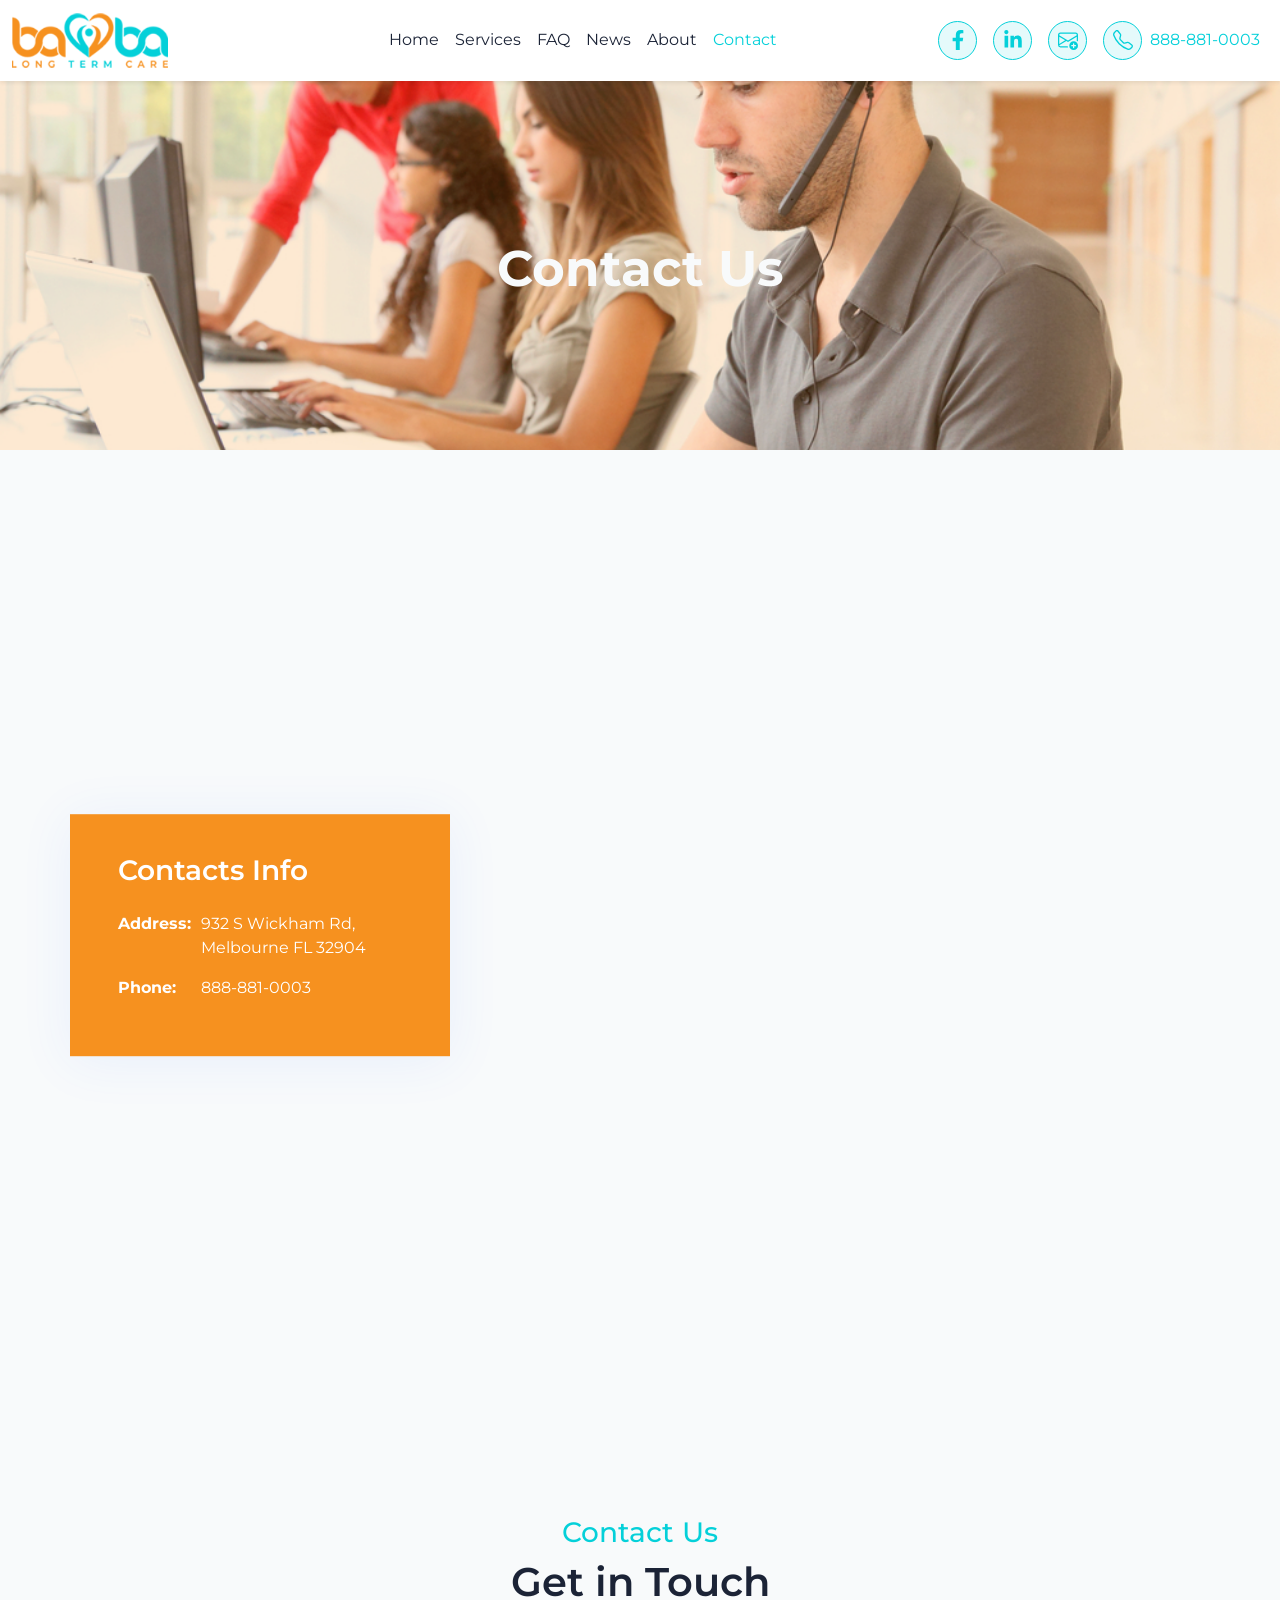
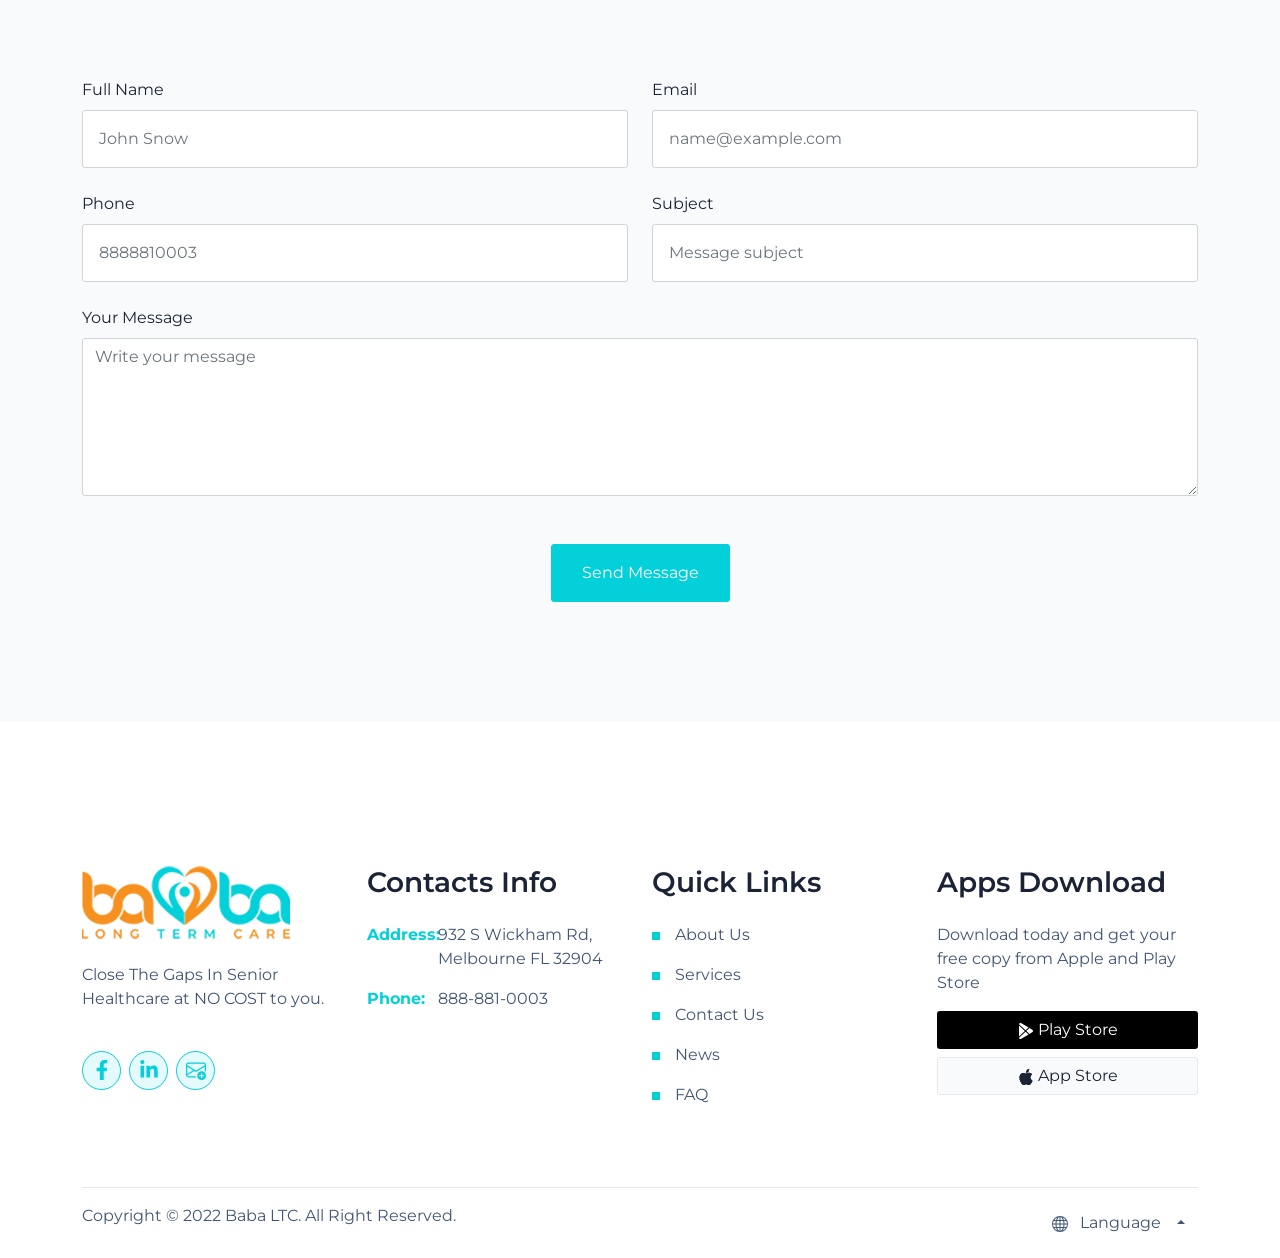
<file: pages/contact.html>
<!DOCTYPE html>
<html lang="en">
<head>
	<!-- Required meta tags -->
	<meta charset="utf-8">
	<meta name="viewport" content="width=device-width, initial-scale=1">
	<!-- Bootstrap CSS -->
	<link rel="stylesheet" type="text/css" href="./../assets/libraries/bootstrap/css/bootstrap.min.css">
	<!-- <link rel="stylesheet" href="https://unpkg.com/aos@next/dist/aos.css" /> -->

	<link rel="stylesheet" type="text/css" href="./../assets/css/style.css">
	<title class="text-capitalize">Senior healthcare at no cost to you.</title>
	<link rel="icon" href="./../assets/logo/fav-icon.png" sizes="32x32">
	<link rel="icon" href="./../assets/logo/fav-icon.png" sizes="192x192">
	<link rel="apple-touch-icon" href="./../assets/logo/fav-icon.png">

</head>
<body>

	<!-- Headed -->
	<section class="">
		<!-- d-flex flex-column justify-content-center min-vh-100 -->
		<header class="position-relative header-image-contact">
			
			<!-- <div class="bg-home"></div> -->

			<div class="position-fixed w-100 top-0 start-0 end-0 z-index-12 navigation-nemu bg-sm-white">
				<nav class="navbar navbar-expand-lg pb-0 pt-1 py-lg-2 navbar-light">
					
					<div class="container-fluid">

						<a class="navbar-brand" href="./../index.html">
							<img src="./../assets/logo/logo.png" class="img-fluid w-sm-50 w-75">
						</a>

						<button class="navbar-toggler border-0 clr-green p-0 m-0" type="button" data-bs-toggle="collapse" data-bs-target="#navbarSupportedContent" aria-controls="navbarSupportedContent" aria-expanded="false" aria-label="Toggle navigation">
						<span class="">
							<svg xmlns="http://www.w3.org/2000/svg" width="50" height="40" viewBox="0 0 24 24" fill="currentColor" stroke="currentColor" stroke-width="2" stroke-linecap="round" stroke-linejoin="round" class="feather feather-menu">
								<line x1="3" y1="12" x2="21" y2="12"></line>
								<line x1="3" y1="6" x2="21" y2="6"></line>
								<line x1="3" y1="18" x2="21" y2="18"></line>
							</svg>
						</span>
						</button>

						<div class="collapse navbar-collapse" id="navbarSupportedContent">

							<ul class="navbar-nav mb-2 mb-lg-0 w-100 align-items-lg-center">

								<li class="nav-item ms-lg-auto">
									<a class="nav-link clr-black" aria-current="page" href="./../index.html">Home</a>
								</li>

								<li class="nav-item">
									<a class="nav-link clr-black" href="./services.html">Services</a>
								</li>

								<li class="nav-item">
									<a class="nav-link clr-black" href="./faq.html">FAQ</a>
								</li>

								<li class="nav-item">
									<!-- dropdown-toggle -->
									<a class="nav-link  clr-black" href="./news.html">News</a>
								</li>

								<li class="nav-item">
									<a class="nav-link clr-black" href="./about-us.html">About</a>
								</li>

								<li class="nav-item me-auto">
									<a class="nav-link clr-black active" href="./contact.html">Contact</a>
								</li>

								<li class="nav-item">
									<a class="nav-link" href="#">
										<span class="social">
										<svg xmlns="http://www.w3.org/2000/svg" width="20" height="20" viewBox="0 0 320 512" fill="currentColor"><path d="M279.14 288l14.22-92.66h-88.91v-60.13c0-25.35 12.42-50.06 52.24-50.06h40.42V6.26S260.43 0 225.36 0c-73.22 0-121.08 44.38-121.08 124.72v70.62H22.89V288h81.39v224h100.17V288z"/></svg>
										</span>
									</a>
								</li>

								<li class="nav-item">
									<a class="nav-link" href="#">
										<span class="social">
											<svg xmlns="http://www.w3.org/2000/svg" fill="currentColor" width="20" height="20" viewBox="0 0 448 512"><path d="M100.28 448H7.4V148.9h92.88zM53.79 108.1C24.09 108.1 0 83.5 0 53.8a53.79 53.79 0 0 1 107.58 0c0 29.7-24.1 54.3-53.79 54.3zM447.9 448h-92.68V302.4c0-34.7-.7-79.2-48.29-79.2-48.29 0-55.69 37.7-55.69 76.7V448h-92.78V148.9h89.08v40.8h1.3c12.4-23.5 42.69-48.3 87.88-48.3 94 0 111.28 61.9 111.28 142.3V448z"/></svg>
										</span>
									</a>
								</li>

								<li class="nav-item">
									<a class="nav-link" href="#">
										<span class="social">
										<svg xmlns="http://www.w3.org/2000/svg" width="20" height="20" fill="currentColor" class="bi bi-envelope-plus" viewBox="0 0 16 16">
										  <path d="M2 2a2 2 0 0 0-2 2v8.01A2 2 0 0 0 2 14h5.5a.5.5 0 0 0 0-1H2a1 1 0 0 1-.966-.741l5.64-3.471L8 9.583l7-4.2V8.5a.5.5 0 0 0 1 0V4a2 2 0 0 0-2-2H2Zm3.708 6.208L1 11.105V5.383l4.708 2.825ZM1 4.217V4a1 1 0 0 1 1-1h12a1 1 0 0 1 1 1v.217l-7 4.2-7-4.2Z"/>
										  <path d="M16 12.5a3.5 3.5 0 1 1-7 0 3.5 3.5 0 0 1 7 0Zm-3.5-2a.5.5 0 0 0-.5.5v1h-1a.5.5 0 0 0 0 1h1v1a.5.5 0 0 0 1 0v-1h1a.5.5 0 0 0 0-1h-1v-1a.5.5 0 0 0-.5-.5Z"/>
										</svg>
										</span>
									</a>
								</li>

								<li class="nav-item">
									<a href="#" class="nav-link d-flex justify-content-lg-center align-items-center number">
										<div class="social">
											<svg xmlns="http://www.w3.org/2000/svg" width="20" height="20" fill="currentColor" class="bi bi-telephone" viewBox="0 0 16 16">
										 	 <path d="M3.654 1.328a.678.678 0 0 0-1.015-.063L1.605 2.3c-.483.484-.661 1.169-.45 1.77a17.568 17.568 0 0 0 4.168 6.608 17.569 17.569 0 0 0 6.608 4.168c.601.211 1.286.033 1.77-.45l1.034-1.034a.678.678 0 0 0-.063-1.015l-2.307-1.794a.678.678 0 0 0-.58-.122l-2.19.547a1.745 1.745 0 0 1-1.657-.459L5.482 8.062a1.745 1.745 0 0 1-.46-1.657l.548-2.19a.678.678 0 0 0-.122-.58L3.654 1.328zM1.884.511a1.745 1.745 0 0 1 2.612.163L6.29 2.98c.329.423.445.974.315 1.494l-.547 2.19a.678.678 0 0 0 .178.643l2.457 2.457a.678.678 0 0 0 .644.178l2.189-.547a1.745 1.745 0 0 1 1.494.315l2.306 1.794c.829.645.905 1.87.163 2.611l-1.034 1.034c-.74.74-1.846 1.065-2.877.702a18.634 18.634 0 0 1-7.01-4.42 18.634 18.634 0 0 1-4.42-7.009c-.362-1.03-.037-2.137.703-2.877L1.885.511z"/>
											</svg>
										</div>
										<div class="ms-2">888-881-0003</div>
									</a>
								</li>

							</ul>


						</div>

					</div>

				</nav>
			</div>

			<!-- vh-75 -->
			<div class="vh-35 vh-lg-50 d-flex justify-content-center align-items-center blur-background">
				<h2 class="pt-5 mt-5 ff-raleway-700 fs-50 clr-gray-1">Contact Us</h2>
			</div>

<!-- 			<div class="position-relative">
 -->		<!-- <img src="./../assets/img/bg-2.png" class="img-fluid d-none d-lg-inline-block z-index-10 position-absolute bottom-0 start-0">
			<img src="./../assets/img/bg-3.png" class="img-fluid d-none d-lg-inline-block z-index-10 position-absolute bottom-0 end-0"> -->
			<!-- </div> -->

		</header>

	</section>

	<!-- Map -->
	<section class="bg-gray-1 py-3 py-md-5">
		<div class="container py-3 py-md-5 position-lg-relative">
			<div class="row py-3 py-md-5 mx-2 mx-md-0">

			
				<div class="col-12 col-lg-4 position-lg-absolute mt-4 mt-lg-0 box-shodow-p start-0 bg-orange text-white mb-4 mb-lg-0" data-aos="fade-left" data-aos-duration="2000">
					<div class="p-3 p-md-4 p-lg-4 ps-lg-5 border-radius-5px">						
						<p class="clr-black">
							<h3 class="pb-3 ff-raleway-600 ">Contacts Info</h3>
							<div class="row pb-3">
								<div class="col-2 col-lg-3"><span class="fw-bold">Address:</span></div>
								<div class="col-10 col-lg-9"> 932 S Wickham Rd, Melbourne FL 32904</div>
							</div>

							<div class="row pb-3">
								<div class="col-2 col-lg-3"><span class="fw-bold">Phone:</span></div>
								<div class="col-10 col-lg-9"> 888-881-0003</div>
							</div>

						</p>


					</div>
				</div>

				<div class=" col-12 col-lg-8 p-0 ms-auto" data-aos="fade-right" data-aos-duration="2000">
					<!-- <img src="./../assets/img/img-2.jpg" class="img-fluid border-radius-5px"> -->
					<iframe class="img-fluid w-100 vh-75" frameborder="0" scrolling="no" marginheight="0" marginwidth="0" src="https://maps.google.com/maps?q=932%20S%20Wickham%20Rd%2C%20Melbourne%20FL%2032904&amp;t=m&amp;z=13&amp;output=embed&amp;iwloc=near" title="932 S Wickham Rd, Melbourne FL 32904" aria-label="932 S Wickham Rd, Melbourne FL 32904">
					</iframe>
				</div>

			</div>
		</div>
	</section>

	<!-- Contact Us -->
	<section class="py-5 bg-gray-1">
		<div class="container py-5">
		<div class="">
			
			<div class="">
				<div class="text-center mb-5">
					<h3 class="clr-green">Contact Us</h3>
					<h1 class="ff-raleway-600">Get in Touch</h1>	
				</div>
				

				<div class="row pt-4">
					<div class="col-12 col-lg-6">
						<label for="nameForm" class="form-label">Full Name</label>
						<input type="text" class="form-control p-3" id="nameForm" placeholder="John Snow">
					</div>
					<div class="col-12 col-lg-6 pt-4 pt-lg-0">
						<label for="emailForm" class="form-label">Email</label>
						<input type="email" class="form-control p-3" id="emailForm" placeholder="name@example.com">
					</div>
				</div>

				<div class="row pt-4">
					<div class="col-12 col-lg-6">
						<label for="phoneForm" class="form-label">Phone </label>
						<input type="phone" class="form-control p-3" id="phoneForm" placeholder="8888810003">
					</div>
					<div class="col-12 col-lg-6 pt-4 pt-lg-0">
						<label for="subjectForm" class="form-label">Subject</label>
						<input type="text" class="form-control p-3" id="subjectForm" placeholder="Message subject">
					</div>
				</div>

				<div class="pt-4">
					<label for="messageForm" class="form-label">Your Message</label>
					<textarea class="form-control text-start" id="messageForm" rows="6" placeholder="Write your message"></textarea>
				</div>

				<div class="text-center mt-4">
					<button type="submit" class="btn btn-primary btn-lg mt-4" id="sendMessage">Send Message</button>

					<h5 class=" clr-green mt-4" id="yourMessageIsSent">
					</h5>
					
				</div>

			</div>
		</div>
		</div>
		
	</section>



	<!-- Footer -->
	<footer class="bg-white clr-gray-2 mt-5 pt-5">
		<section class="container pt-5">
		<div class="row">

			<div class="col-lg-3">
				<div>
					<a href="./../index.html">
						<img src="./../assets/logo/logo.png">
					</a>
				</div>
				<p class="py-4">
					Close The Gaps In Senior Healthcare at NO COST to you.
				</p>
				<ul class="d-flex list-unstyled">
					<li class="nav-item me-2">
						<a class="nav-link" href="#">
							<span class="social">
							<svg xmlns="http://www.w3.org/2000/svg" width="20" height="20" viewBox="0 0 320 512" fill="currentColor">
								<path d="M279.14 288l14.22-92.66h-88.91v-60.13c0-25.35 12.42-50.06 52.24-50.06h40.42V6.26S260.43 0 225.36 0c-73.22 0-121.08 44.38-121.08 124.72v70.62H22.89V288h81.39v224h100.17V288z"/></svg>
							</span>
						</a>
					</li>

					<li class="nav-item me-2">
						<a class="nav-link" href="#">
							<span class="social">
								<svg xmlns="http://www.w3.org/2000/svg" fill="currentColor" width="20" height="20" viewBox="0 0 448 512"><path d="M100.28 448H7.4V148.9h92.88zM53.79 108.1C24.09 108.1 0 83.5 0 53.8a53.79 53.79 0 0 1 107.58 0c0 29.7-24.1 54.3-53.79 54.3zM447.9 448h-92.68V302.4c0-34.7-.7-79.2-48.29-79.2-48.29 0-55.69 37.7-55.69 76.7V448h-92.78V148.9h89.08v40.8h1.3c12.4-23.5 42.69-48.3 87.88-48.3 94 0 111.28 61.9 111.28 142.3V448z"/></svg>
							</span>
						</a>
					</li>

					<li class="nav-item me-2">
						<a class="nav-link" href="#">
							<span class="social">
							<svg xmlns="http://www.w3.org/2000/svg" width="20" height="20" fill="currentColor" class="bi bi-envelope-plus" viewBox="0 0 16 16">
							  <path d="M2 2a2 2 0 0 0-2 2v8.01A2 2 0 0 0 2 14h5.5a.5.5 0 0 0 0-1H2a1 1 0 0 1-.966-.741l5.64-3.471L8 9.583l7-4.2V8.5a.5.5 0 0 0 1 0V4a2 2 0 0 0-2-2H2Zm3.708 6.208L1 11.105V5.383l4.708 2.825ZM1 4.217V4a1 1 0 0 1 1-1h12a1 1 0 0 1 1 1v.217l-7 4.2-7-4.2Z"/>
							  <path d="M16 12.5a3.5 3.5 0 1 1-7 0 3.5 3.5 0 0 1 7 0Zm-3.5-2a.5.5 0 0 0-.5.5v1h-1a.5.5 0 0 0 0 1h1v1a.5.5 0 0 0 1 0v-1h1a.5.5 0 0 0 0-1h-1v-1a.5.5 0 0 0-.5-.5Z"/>
							</svg>
							</span>
						</a>
					</li>					

				</ul>
			</div>
			<div class="col-lg-3">
				<h3 class="pb-3 ff-raleway-600 clr-black">Contacts Info</h3>
				
				<div class="row pb-3">
					<div class="col-lg-3"><span class="clr-green fw-bold">Address:</span></div>
					<div class="col-lg-9"> 932 S Wickham Rd, Melbourne FL 32904</div>
				</div>

				<div class="row pb-3">
					<div class="col-lg-3"><span class="clr-green fw-bold">Phone:</span></div>
					<div class="col-lg-9"> 888-881-0003</div>
				</div>
			</div>
			<div class="col-lg-3">
				<h3 class="pb-3 ff-raleway-600 clr-black">Quick Links</h3>
				<ul class="list-unstyled">
					<li class="pb-3"><span class="cub"></span><a href="./about-us.html" class="clr-gray-2">About Us</a></li>
					<li class="pb-3"><span class="cub"></span><a href="./services.html" class="clr-gray-2">Services</a></li>
					<li class="pb-3"><span class="cub"></span><a href="./contact.html" class="clr-gray-2">Contact Us</a></li>
					<li class="pb-3"><span class="cub"></span><a href="./news.html" class="clr-gray-2">News</a></li>
					<li class="pb-3"><span class="cub"></span><a href="./faq.html" class="clr-gray-2">FAQ</a></li>
				</ul>
			</div>

			<div class="col-lg-3">
				<h3 class="pb-3 ff-raleway-600 clr-black">Apps Download</h3>
				<p>
					Download today and get your free copy from Apple and Play Store
				</p>

				<div class="d-grid gap-2">
					<button class="btn bg-black text-white" type="button">
						<span>
							<svg xmlns="http://www.w3.org/2000/svg" width="16" height="16" fill="currentColor" class="bi bi-google-play" viewBox="0 0 16 16">
							  <path d="M14.222 9.374c1.037-.61 1.037-2.137 0-2.748L11.528 5.04 8.32 8l3.207 2.96 2.694-1.586Zm-3.595 2.116L7.583 8.68 1.03 14.73c.201 1.029 1.36 1.61 2.303 1.055l7.294-4.295ZM1 13.396V2.603L6.846 8 1 13.396ZM1.03 1.27l6.553 6.05 3.044-2.81L3.333.215C2.39-.341 1.231.24 1.03 1.27Z"/>
							</svg>
						</span>
						<span>Play Store</span>
					</button>
					<button class="btn bg-gray-1 clr-black border-app-store" type="button">
						<span>
							<svg xmlns="http://www.w3.org/2000/svg" width="16" height="16" fill="currentColor" class="bi bi-apple" viewBox="0 0 16 16">
							  <path d="M11.182.008C11.148-.03 9.923.023 8.857 1.18c-1.066 1.156-.902 2.482-.878 2.516.024.034 1.52.087 2.475-1.258.955-1.345.762-2.391.728-2.43Zm3.314 11.733c-.048-.096-2.325-1.234-2.113-3.422.212-2.189 1.675-2.789 1.698-2.854.023-.065-.597-.79-1.254-1.157a3.692 3.692 0 0 0-1.563-.434c-.108-.003-.483-.095-1.254.116-.508.139-1.653.589-1.968.607-.316.018-1.256-.522-2.267-.665-.647-.125-1.333.131-1.824.328-.49.196-1.422.754-2.074 2.237-.652 1.482-.311 3.83-.067 4.56.244.729.625 1.924 1.273 2.796.576.984 1.34 1.667 1.659 1.899.319.232 1.219.386 1.843.067.502-.308 1.408-.485 1.766-.472.357.013 1.061.154 1.782.539.571.197 1.111.115 1.652-.105.541-.221 1.324-1.059 2.238-2.758.347-.79.505-1.217.473-1.282Z"/>
							  <path d="M11.182.008C11.148-.03 9.923.023 8.857 1.18c-1.066 1.156-.902 2.482-.878 2.516.024.034 1.52.087 2.475-1.258.955-1.345.762-2.391.728-2.43Zm3.314 11.733c-.048-.096-2.325-1.234-2.113-3.422.212-2.189 1.675-2.789 1.698-2.854.023-.065-.597-.79-1.254-1.157a3.692 3.692 0 0 0-1.563-.434c-.108-.003-.483-.095-1.254.116-.508.139-1.653.589-1.968.607-.316.018-1.256-.522-2.267-.665-.647-.125-1.333.131-1.824.328-.49.196-1.422.754-2.074 2.237-.652 1.482-.311 3.83-.067 4.56.244.729.625 1.924 1.273 2.796.576.984 1.34 1.667 1.659 1.899.319.232 1.219.386 1.843.067.502-.308 1.408-.485 1.766-.472.357.013 1.061.154 1.782.539.571.197 1.111.115 1.652-.105.541-.221 1.324-1.059 2.238-2.758.347-.79.505-1.217.473-1.282Z"/>
							</svg>
						</span>
						<span>
							App Store
						</span>
					</button>
				</div>
			</div>
			
		</div>
		
		<div class="d-flex justify-content-between mt-5 py-3 hr">
			<div>
				Copyright © 2022 Baba LTC. All Right Reserved.
			</div>

			<div class=" dropup">
			  <button class="btn dropdown-toggle clr-gray-2" type="button" data-bs-toggle="dropdown" aria-expanded="false">
			  	<span class="me-2">
			  		<svg xmlns="http://www.w3.org/2000/svg" width="16" height="16" fill="currentColor" class="bi bi-globe" viewBox="0 0 16 16">
					  <path d="M0 8a8 8 0 1 1 16 0A8 8 0 0 1 0 8zm7.5-6.923c-.67.204-1.335.82-1.887 1.855A7.97 7.97 0 0 0 5.145 4H7.5V1.077zM4.09 4a9.267 9.267 0 0 1 .64-1.539 6.7 6.7 0 0 1 .597-.933A7.025 7.025 0 0 0 2.255 4H4.09zm-.582 3.5c.03-.877.138-1.718.312-2.5H1.674a6.958 6.958 0 0 0-.656 2.5h2.49zM4.847 5a12.5 12.5 0 0 0-.338 2.5H7.5V5H4.847zM8.5 5v2.5h2.99a12.495 12.495 0 0 0-.337-2.5H8.5zM4.51 8.5a12.5 12.5 0 0 0 .337 2.5H7.5V8.5H4.51zm3.99 0V11h2.653c.187-.765.306-1.608.338-2.5H8.5zM5.145 12c.138.386.295.744.468 1.068.552 1.035 1.218 1.65 1.887 1.855V12H5.145zm.182 2.472a6.696 6.696 0 0 1-.597-.933A9.268 9.268 0 0 1 4.09 12H2.255a7.024 7.024 0 0 0 3.072 2.472zM3.82 11a13.652 13.652 0 0 1-.312-2.5h-2.49c.062.89.291 1.733.656 2.5H3.82zm6.853 3.472A7.024 7.024 0 0 0 13.745 12H11.91a9.27 9.27 0 0 1-.64 1.539 6.688 6.688 0 0 1-.597.933zM8.5 12v2.923c.67-.204 1.335-.82 1.887-1.855.173-.324.33-.682.468-1.068H8.5zm3.68-1h2.146c.365-.767.594-1.61.656-2.5h-2.49a13.65 13.65 0 0 1-.312 2.5zm2.802-3.5a6.959 6.959 0 0 0-.656-2.5H12.18c.174.782.282 1.623.312 2.5h2.49zM11.27 2.461c.247.464.462.98.64 1.539h1.835a7.024 7.024 0 0 0-3.072-2.472c.218.284.418.598.597.933zM10.855 4a7.966 7.966 0 0 0-.468-1.068C9.835 1.897 9.17 1.282 8.5 1.077V4h2.355z"/>
					</svg>
			  	</span>
			  	<span class="me-2">Language</span>
			  	
			  </button>
			  <ul class="dropdown-menu">
			    <li><a class="dropdown-item clr-gray-2" href="#">English</a></li>
			    <li><a class="dropdown-item clr-gray-2" href="#">Espagnole</a></li>
			  </ul>
			</div>

		</div>
		</section>
	</footer>
	

	<!-- Bootstrap JavaScript: Bundle with Popper -->
	<script type="text/javascript" src="./../assets/libraries/bootstrap/js/bootstrap.bundle.min.js"></script>
	<!-- <script src="https://unpkg.com/aos@next/dist/aos.js"></script> -->
	<script>
		// AOS.init();
	</script>
	<script type="text/javascript" src="./../assets/js/scripts.js"></script>
</body>
</html>
</file>
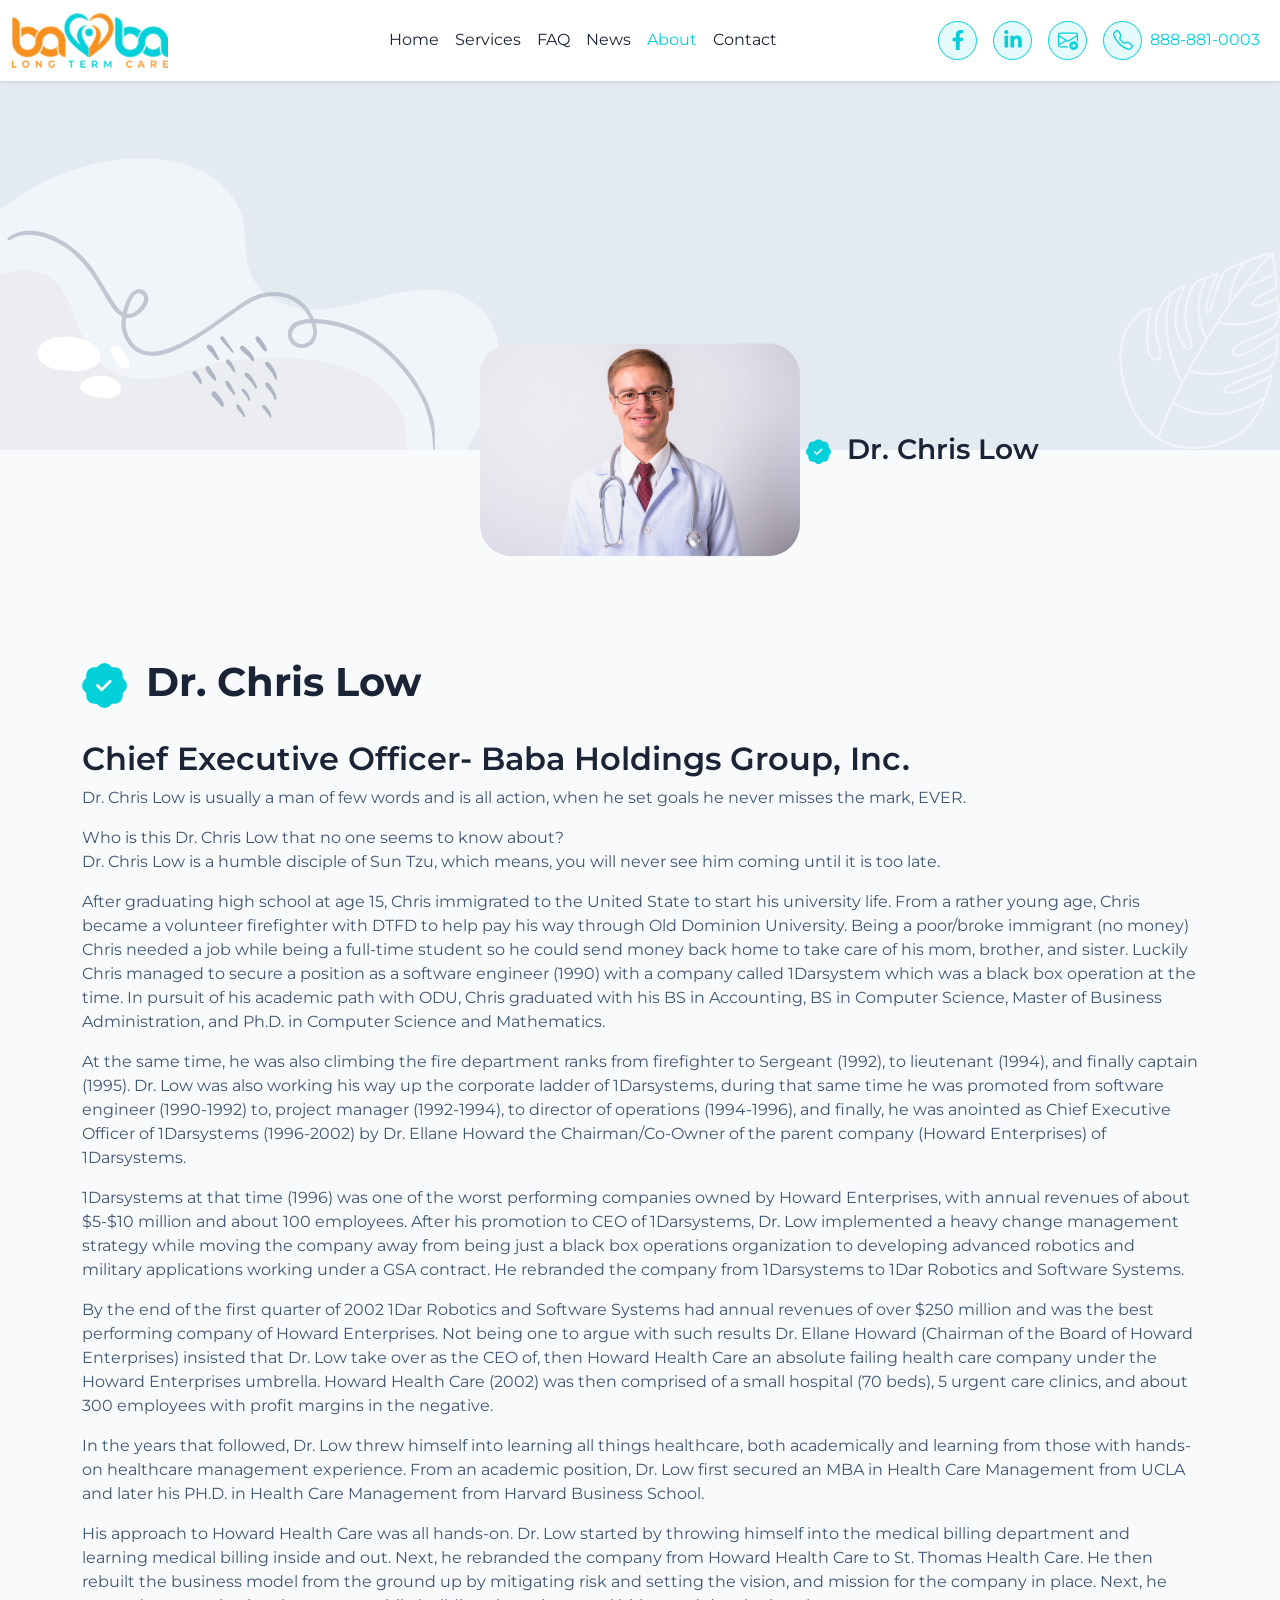
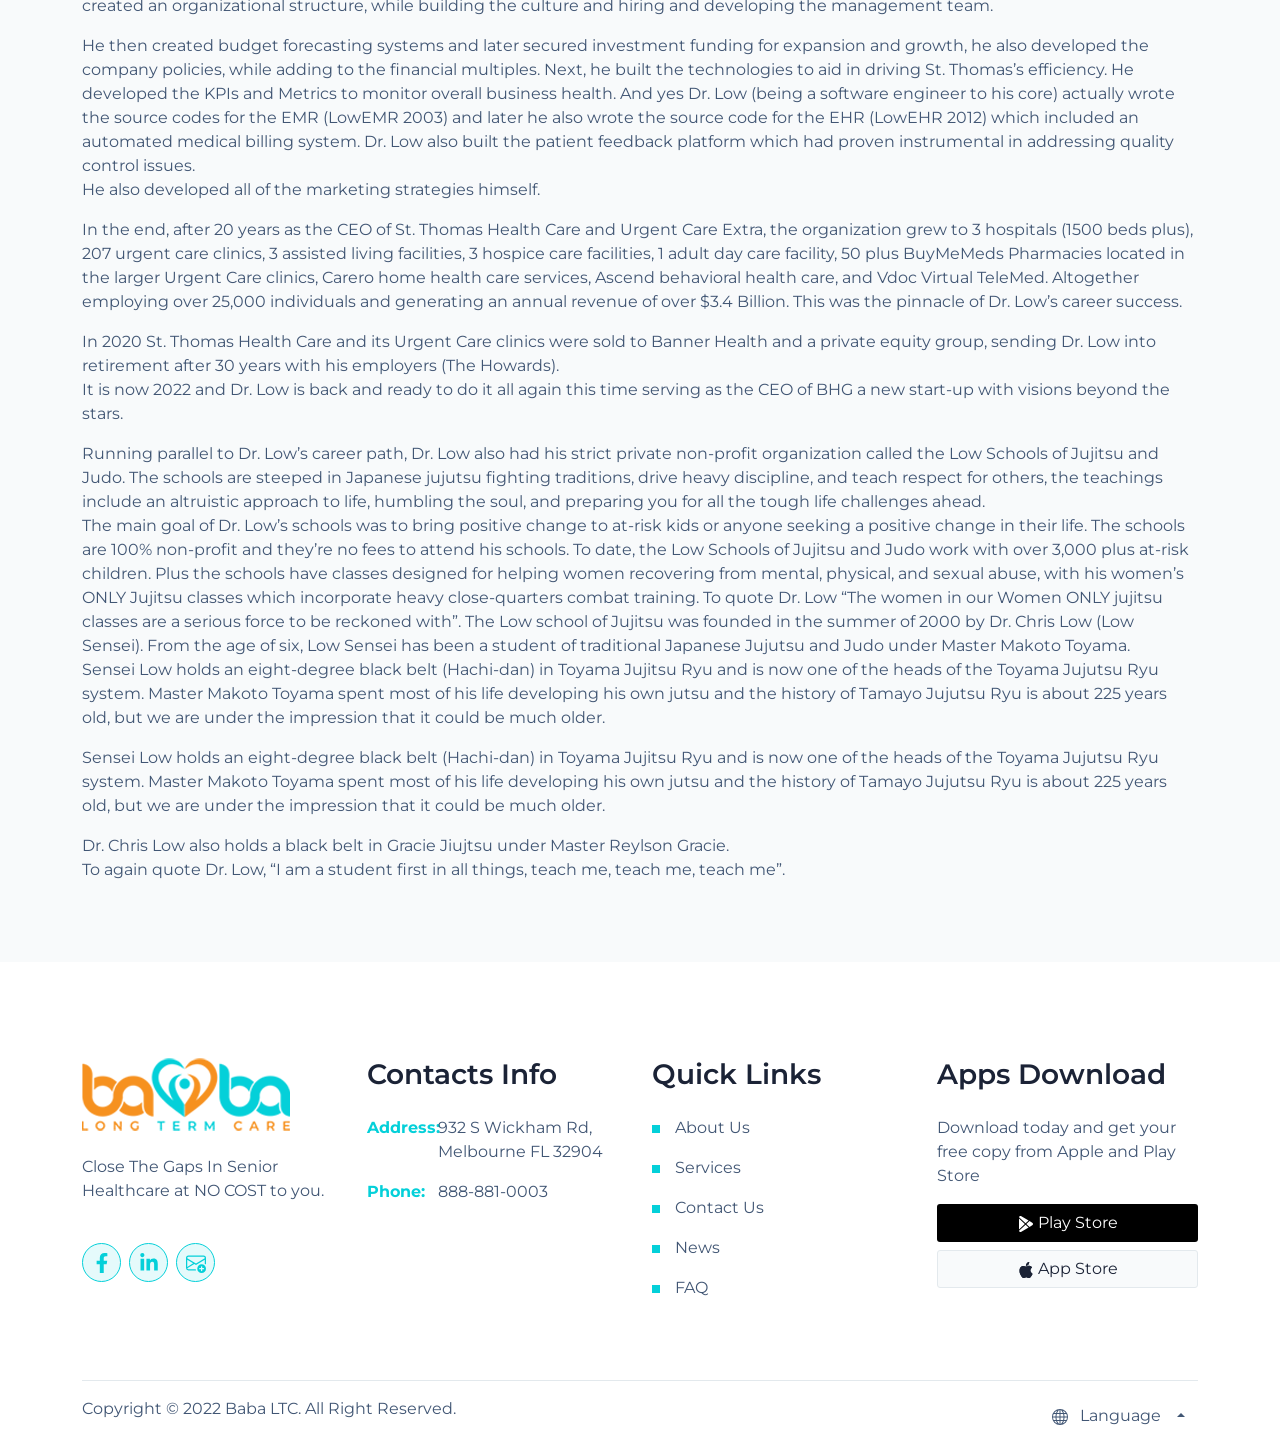
<file: pages/dr-chris-low.html>
<!DOCTYPE html>
<html lang="en">
<head>
	<!-- Required meta tags -->
	<meta charset="utf-8">
	<meta name="viewport" content="width=device-width, initial-scale=1">
	<!-- Bootstrap CSS -->
	<link rel="stylesheet" type="text/css" href="./../assets/libraries/bootstrap/css/bootstrap.min.css">
	<!-- <link rel="stylesheet" href="https://unpkg.com/aos@next/dist/aos.css" /> -->

	<link rel="stylesheet" type="text/css" href="./../assets/css/style.css">
	<title class="text-capitalize">Senior healthcare at no cost to you.</title>
	<link rel="icon" href="./../assets/logo/fav-icon.png" sizes="32x32">
	<link rel="icon" href="./../assets/logo/fav-icon.png" sizes="192x192">
	<link rel="apple-touch-icon" href="./../assets/logo/fav-icon.png">

</head>
<body class="bg-gray-1">

	<!-- Headed -->
	<section class="">
		<!-- d-flex flex-column justify-content-center min-vh-100 -->
		<header class="position-relative">
			
			<!-- <div class="bg-home"></div> -->

			<div class="position-fixed w-100 top-0 start-0 end-0 z-index-12 navigation-nemu bg-sm-white">
				<nav class="navbar navbar-expand-lg pb-0 pt-1 py-lg-2 navbar-light">
					
					<div class="container-fluid">

						<a class="navbar-brand" href="./../index.html">
							<img src="./../assets/logo/logo.png" class="img-fluid w-sm-50 w-75">
						</a>

						<button class="navbar-toggler border-0 clr-green p-0 m-0" type="button" data-bs-toggle="collapse" data-bs-target="#navbarSupportedContent" aria-controls="navbarSupportedContent" aria-expanded="false" aria-label="Toggle navigation">
						<span class="">
							<svg xmlns="http://www.w3.org/2000/svg" width="50" height="40" viewBox="0 0 24 24" fill="currentColor" stroke="currentColor" stroke-width="2" stroke-linecap="round" stroke-linejoin="round" class="feather feather-menu">
								<line x1="3" y1="12" x2="21" y2="12"></line>
								<line x1="3" y1="6" x2="21" y2="6"></line>
								<line x1="3" y1="18" x2="21" y2="18"></line>
							</svg>
						</span>
						</button>

						<div class="collapse navbar-collapse" id="navbarSupportedContent">

							<ul class="navbar-nav mb-2 mb-lg-0 w-100 align-items-lg-center">

								<li class="nav-item ms-lg-auto">
									<a class="nav-link clr-black" aria-current="page" href="./../index.html">Home</a>
								</li>

								<li class="nav-item">
									<a class="nav-link clr-black" href="./services.html">Services</a>
								</li>

								<li class="nav-item">
									<a class="nav-link clr-black" href="./faq.html">FAQ</a>
								</li>

								<li class="nav-item">
									<!-- dropdown-toggle -->
									<a class="nav-link clr-black" href="./news.html">News</a>
								</li>

								<li class="nav-item">
									<a class="nav-link clr-black active" href="./about-us.html">About</a>
								</li>

								<li class="nav-item me-auto">
									<a class="nav-link clr-black" href="./contact.html">Contact</a>
								</li>

								<li class="nav-item">
									<a class="nav-link" href="#">
										<span class="social">
										<svg xmlns="http://www.w3.org/2000/svg" width="20" height="20" viewBox="0 0 320 512" fill="currentColor"><path d="M279.14 288l14.22-92.66h-88.91v-60.13c0-25.35 12.42-50.06 52.24-50.06h40.42V6.26S260.43 0 225.36 0c-73.22 0-121.08 44.38-121.08 124.72v70.62H22.89V288h81.39v224h100.17V288z"/></svg>
										</span>
									</a>
								</li>

								<li class="nav-item">
									<a class="nav-link" href="#">
										<span class="social">
											<svg xmlns="http://www.w3.org/2000/svg" fill="currentColor" width="20" height="20" viewBox="0 0 448 512"><path d="M100.28 448H7.4V148.9h92.88zM53.79 108.1C24.09 108.1 0 83.5 0 53.8a53.79 53.79 0 0 1 107.58 0c0 29.7-24.1 54.3-53.79 54.3zM447.9 448h-92.68V302.4c0-34.7-.7-79.2-48.29-79.2-48.29 0-55.69 37.7-55.69 76.7V448h-92.78V148.9h89.08v40.8h1.3c12.4-23.5 42.69-48.3 87.88-48.3 94 0 111.28 61.9 111.28 142.3V448z"/></svg>
										</span>
									</a>
								</li>

								<li class="nav-item">
									<a class="nav-link" href="#">
										<span class="social">
										<svg xmlns="http://www.w3.org/2000/svg" width="20" height="20" fill="currentColor" class="bi bi-envelope-plus" viewBox="0 0 16 16">
										  <path d="M2 2a2 2 0 0 0-2 2v8.01A2 2 0 0 0 2 14h5.5a.5.5 0 0 0 0-1H2a1 1 0 0 1-.966-.741l5.64-3.471L8 9.583l7-4.2V8.5a.5.5 0 0 0 1 0V4a2 2 0 0 0-2-2H2Zm3.708 6.208L1 11.105V5.383l4.708 2.825ZM1 4.217V4a1 1 0 0 1 1-1h12a1 1 0 0 1 1 1v.217l-7 4.2-7-4.2Z"/>
										  <path d="M16 12.5a3.5 3.5 0 1 1-7 0 3.5 3.5 0 0 1 7 0Zm-3.5-2a.5.5 0 0 0-.5.5v1h-1a.5.5 0 0 0 0 1h1v1a.5.5 0 0 0 1 0v-1h1a.5.5 0 0 0 0-1h-1v-1a.5.5 0 0 0-.5-.5Z"/>
										</svg>
										</span>
									</a>
								</li>

								<li class="nav-item">
									<a href="#" class="nav-link d-flex justify-content-lg-center align-items-center number">
										<div class="social">
											<svg xmlns="http://www.w3.org/2000/svg" width="20" height="20" fill="currentColor" class="bi bi-telephone" viewBox="0 0 16 16">
										 	 <path d="M3.654 1.328a.678.678 0 0 0-1.015-.063L1.605 2.3c-.483.484-.661 1.169-.45 1.77a17.568 17.568 0 0 0 4.168 6.608 17.569 17.569 0 0 0 6.608 4.168c.601.211 1.286.033 1.77-.45l1.034-1.034a.678.678 0 0 0-.063-1.015l-2.307-1.794a.678.678 0 0 0-.58-.122l-2.19.547a1.745 1.745 0 0 1-1.657-.459L5.482 8.062a1.745 1.745 0 0 1-.46-1.657l.548-2.19a.678.678 0 0 0-.122-.58L3.654 1.328zM1.884.511a1.745 1.745 0 0 1 2.612.163L6.29 2.98c.329.423.445.974.315 1.494l-.547 2.19a.678.678 0 0 0 .178.643l2.457 2.457a.678.678 0 0 0 .644.178l2.189-.547a1.745 1.745 0 0 1 1.494.315l2.306 1.794c.829.645.905 1.87.163 2.611l-1.034 1.034c-.74.74-1.846 1.065-2.877.702a18.634 18.634 0 0 1-7.01-4.42 18.634 18.634 0 0 1-4.42-7.009c-.362-1.03-.037-2.137.703-2.877L1.885.511z"/>
											</svg>
										</div>
										<div class="ms-2">888-881-0003</div>
									</a>
								</li>

							</ul>


						</div>

					</div>

				</nav>
			</div>

			<!-- vh-75 -->
			<div class="vh-35 vh-lg-50 bg-gray-3 d-flex justify-content-center align-items-center">
				<h2 class="pt-5 mt-5 ff-raleway-700 fs-50"></h2>
			</div>

			<img src="./../assets/img/bg-2.png" class="img-fluid d-none d-lg-inline-block z-index-10 position-absolute bottom-0 start-0">
			<img src="./../assets/img/bg-3.png" class="img-fluid d-none d-lg-inline-block z-index-10 position-absolute bottom-0 end-0">
		</header>

	</section>

	<!-- Image in the middle -->
	<section class="mb-5">
		<div class="position-relative h-100">
			<img src="./../assets/img/img-12.jpg" class="img-fluid w-50 w-lg-25 position-absolute z-index-10 top-0 start-50 translate-middle rounded-5">
			<h3 class="position-absolute start-63 z-index-10 top-n13 translate-middle-y d-none d-lg-inline-block">
				<span class="img-fluid clr-green">
					<svg xmlns="http://www.w3.org/2000/svg" width="25" height="25" fill="currentColor" class="bi bi-patch-check-fill" viewBox="0 0 16 16">
					  <path d="M10.067.87a2.89 2.89 0 0 0-4.134 0l-.622.638-.89-.011a2.89 2.89 0 0 0-2.924 2.924l.01.89-.636.622a2.89 2.89 0 0 0 0 4.134l.637.622-.011.89a2.89 2.89 0 0 0 2.924 2.924l.89-.01.622.636a2.89 2.89 0 0 0 4.134 0l.622-.637.89.011a2.89 2.89 0 0 0 2.924-2.924l-.01-.89.636-.622a2.89 2.89 0 0 0 0-4.134l-.637-.622.011-.89a2.89 2.89 0 0 0-2.924-2.924l-.89.01-.622-.636zm.287 5.984-3 3a.5.5 0 0 1-.708 0l-1.5-1.5a.5.5 0 1 1 .708-.708L7 8.793l2.646-2.647a.5.5 0 0 1 .708.708z"/>
					</svg>
				</span>

				<span class="ff-raleway-600 ps-2">
					Dr. Chris Low
				</span>
			</h3>
		</div>
	</section>

	<section class="py-3">
		<div class="container mt-lg-5 pt-5">
			<h1 class="mt-5">
				<span class="img-fluid clr-green">
					<svg xmlns="http://www.w3.org/2000/svg" width="45" height="45" fill="currentColor" class="bi bi-patch-check-fill" viewBox="0 0 16 16">
					  <path d="M10.067.87a2.89 2.89 0 0 0-4.134 0l-.622.638-.89-.011a2.89 2.89 0 0 0-2.924 2.924l.01.89-.636.622a2.89 2.89 0 0 0 0 4.134l.637.622-.011.89a2.89 2.89 0 0 0 2.924 2.924l.89-.01.622.636a2.89 2.89 0 0 0 4.134 0l.622-.637.89.011a2.89 2.89 0 0 0 2.924-2.924l-.01-.89.636-.622a2.89 2.89 0 0 0 0-4.134l-.637-.622.011-.89a2.89 2.89 0 0 0-2.924-2.924l-.89.01-.622-.636zm.287 5.984-3 3a.5.5 0 0 1-.708 0l-1.5-1.5a.5.5 0 1 1 .708-.708L7 8.793l2.646-2.647a.5.5 0 0 1 .708.708z"/>
					</svg>
				</span>

				<span class="clr-black ff-raleway-700 ps-2">
					Dr. Chris Low
				</span>
			</h1>

			<h2 class="ff-raleway-600 clr-black pt-4">
				Chief Executive Officer- Baba Holdings Group, Inc.  
			</h2>
		</div>

		<div class="container clr-gray-2">
			<p>
				Dr. Chris Low is usually a man of few words and is all action, when he set goals he never misses the mark, EVER. 
			</p>

			<p>
				Who is this Dr. Chris Low that no one seems to know about? 
				<br>
				Dr. Chris Low is a humble disciple of Sun Tzu, which means, you will never see him coming until it is too late. 
			</p>

			<p>
				After graduating high school at age 15, Chris immigrated to the United State to start his university life. From a rather young age, Chris became a volunteer firefighter with DTFD to help pay his way through Old Dominion University. Being a poor/broke immigrant (no money) Chris needed a job while being a full-time student so he could send money back home to take care of his mom, brother, and sister. Luckily Chris managed to secure a position as a software engineer (1990) with a company called 1Darsystem which was a black box operation at the time. In pursuit of his academic path with ODU, Chris graduated with his BS in Accounting, BS in Computer Science, Master of Business Administration, and Ph.D. in Computer Science and Mathematics. 
			</p>

			<p>
				At the same time, he was also climbing the fire department ranks from firefighter to Sergeant (1992), to lieutenant (1994), and finally captain (1995). Dr. Low was also working his way up the corporate ladder of 1Darsystems, during that same time he was promoted from software engineer (1990-1992) to, project manager (1992-1994), to director of operations (1994-1996), and finally, he was anointed as Chief Executive Officer of 1Darsystems (1996-2002) by Dr. Ellane Howard the Chairman/Co-Owner of the parent company (Howard Enterprises) of 1Darsystems. 
			</p>

			<p>
				1Darsystems at that time (1996) was one of the worst performing companies owned by Howard Enterprises, with annual revenues of about $5-$10 million and about 100 employees. After his promotion to CEO of 1Darsystems, Dr. Low implemented a heavy change management strategy while moving the company away from being just a black box operations organization to developing advanced robotics and military applications working under a GSA contract. He rebranded the company from 1Darsystems to 1Dar Robotics and Software Systems. 
			</p>

			<p>
				By the end of the first quarter of 2002 1Dar Robotics and Software Systems had annual revenues of over $250 million and was the best performing company of Howard Enterprises. Not being one to argue with such results Dr. Ellane Howard (Chairman of the Board of Howard Enterprises) insisted that Dr. Low take over as the CEO of, then Howard Health Care an absolute failing health care company under the Howard Enterprises umbrella. Howard Health Care (2002) was then comprised of a small hospital (70 beds), 5 urgent care clinics, and about 300 employees with profit margins in the negative. 
			</p>


			<p>
				In the years that followed, Dr. Low threw himself into learning all things healthcare, both academically and learning from those with hands-on healthcare management experience. From an academic position, Dr. Low first secured an MBA in Health Care Management from UCLA and later his PH.D. in Health Care Management from Harvard Business School. 
			</p>

			<p>
				His approach to Howard Health Care was all hands-on. Dr. Low started by throwing himself into the medical billing department and learning medical billing inside and out. Next, he rebranded the company from Howard Health Care to St. Thomas Health Care. He then rebuilt the business model from the ground up by mitigating risk and setting the vision, and mission for the company in place. Next, he created an organizational structure, while building the culture and hiring and developing the management team. 
			</p>

			<p>
				He then created budget forecasting systems and later secured investment funding for expansion and growth, he also developed the company policies, while adding to the financial multiples. Next, he built the technologies to aid in driving St. Thomas’s efficiency. He developed the KPIs and Metrics to monitor overall business health. And yes Dr. Low (being a software engineer to his core) actually wrote the source codes for the EMR (LowEMR 2003) and later he also wrote the source code for the EHR (LowEHR 2012) which included an automated medical billing system. Dr. Low also built the patient feedback platform which had proven instrumental in addressing quality control issues. 
				<br>
				He also developed all of the marketing strategies himself. 
			</p>

			<p>
				In the end, after 20 years as the CEO of St. Thomas Health Care and Urgent Care Extra, the organization grew to 3 hospitals (1500 beds plus), 207 urgent care clinics, 3 assisted living facilities, 3 hospice care facilities, 1 adult day care facility, 50 plus BuyMeMeds Pharmacies located in the larger Urgent Care clinics, Carero home health care services, Ascend behavioral health care, and Vdoc Virtual TeleMed. Altogether employing over 25,000 individuals and generating an annual revenue of over $3.4 Billion. This was the pinnacle of Dr. Low’s career success. 
			</p>

			<p>
				In 2020 St. Thomas Health Care and its Urgent Care clinics were sold to Banner Health and a private equity group, sending Dr. Low into retirement after 30 years with his employers (The Howards). 
				<br>
				It is now 2022 and Dr. Low is back and ready to do it all again this time serving as the CEO of BHG a new start-up with visions beyond the stars. 
			</p>

			<p>
				Running parallel to Dr. Low’s career path, Dr. Low also had his strict private non-profit organization called the Low Schools of Jujitsu and Judo. The schools are steeped in Japanese jujutsu fighting traditions, drive heavy discipline, and teach respect for others, the teachings include an altruistic approach to life, humbling the soul, and preparing you for all the tough life challenges ahead. 
				<br>
				The main goal of Dr. Low’s schools was to bring positive change to at-risk kids or anyone seeking a positive change in their life. The schools are 100% non-profit and they’re no fees to attend his schools. To date, the Low Schools of Jujitsu and Judo work with over 3,000 plus at-risk children. Plus the schools have classes designed for helping women recovering from mental, physical, and sexual abuse, with his women’s ONLY Jujitsu classes which incorporate heavy close-quarters combat training. To quote Dr. Low “The women in our Women ONLY jujitsu classes are a serious force to be reckoned with”. The Low school of Jujitsu was founded in the summer of 2000 by Dr. Chris Low (Low Sensei). From the age of six, Low Sensei has been a student of traditional Japanese Jujutsu and Judo under Master Makoto Toyama. 
				<br>
				Sensei Low holds an eight-degree black belt (Hachi-dan) in Toyama Jujitsu Ryu and is now one of the heads of the Toyama Jujutsu Ryu system. Master Makoto Toyama spent most of his life developing his own jutsu and the history of Tamayo Jujutsu Ryu is about 225 years old, but we are under the impression that it could be much older. 
			</p>

			<p>
				Sensei Low holds an eight-degree black belt (Hachi-dan) in Toyama Jujitsu Ryu and is now one of the heads of the Toyama Jujutsu Ryu system. Master Makoto Toyama spent most of his life developing his own jutsu and the history of Tamayo Jujutsu Ryu is about 225 years old, but we are under the impression that it could be much older. 
			</p>

			<p>
				Dr. Chris Low also holds a black belt in Gracie Jiujtsu under Master Reylson Gracie. 
				<br>
				To again quote Dr. Low, “I am a student first in all things, teach me, teach me, teach me”. 
			</p>
		</div>
	</section>



	<!-- Footer -->
	<footer class="bg-white clr-gray-2 mt-5 pt-5">
		<section class="container pt-5">
		<div class="row">

			<div class="col-lg-3">
				<div>
					<a href="./../index.html">
						<img src="./../assets/logo/logo.png">
					</a>
				</div>
				<p class="py-4">
					Close The Gaps In Senior Healthcare at NO COST to you.
				</p>
				<ul class="d-flex list-unstyled">
					<li class="nav-item me-2">
						<a class="nav-link" href="#">
							<span class="social">
							<svg xmlns="http://www.w3.org/2000/svg" width="20" height="20" viewBox="0 0 320 512" fill="currentColor">
								<path d="M279.14 288l14.22-92.66h-88.91v-60.13c0-25.35 12.42-50.06 52.24-50.06h40.42V6.26S260.43 0 225.36 0c-73.22 0-121.08 44.38-121.08 124.72v70.62H22.89V288h81.39v224h100.17V288z"/></svg>
							</span>
						</a>
					</li>

					<li class="nav-item me-2">
						<a class="nav-link" href="#">
							<span class="social">
								<svg xmlns="http://www.w3.org/2000/svg" fill="currentColor" width="20" height="20" viewBox="0 0 448 512"><path d="M100.28 448H7.4V148.9h92.88zM53.79 108.1C24.09 108.1 0 83.5 0 53.8a53.79 53.79 0 0 1 107.58 0c0 29.7-24.1 54.3-53.79 54.3zM447.9 448h-92.68V302.4c0-34.7-.7-79.2-48.29-79.2-48.29 0-55.69 37.7-55.69 76.7V448h-92.78V148.9h89.08v40.8h1.3c12.4-23.5 42.69-48.3 87.88-48.3 94 0 111.28 61.9 111.28 142.3V448z"/></svg>
							</span>
						</a>
					</li>

					<li class="nav-item me-2">
						<a class="nav-link" href="#">
							<span class="social">
							<svg xmlns="http://www.w3.org/2000/svg" width="20" height="20" fill="currentColor" class="bi bi-envelope-plus" viewBox="0 0 16 16">
							  <path d="M2 2a2 2 0 0 0-2 2v8.01A2 2 0 0 0 2 14h5.5a.5.5 0 0 0 0-1H2a1 1 0 0 1-.966-.741l5.64-3.471L8 9.583l7-4.2V8.5a.5.5 0 0 0 1 0V4a2 2 0 0 0-2-2H2Zm3.708 6.208L1 11.105V5.383l4.708 2.825ZM1 4.217V4a1 1 0 0 1 1-1h12a1 1 0 0 1 1 1v.217l-7 4.2-7-4.2Z"/>
							  <path d="M16 12.5a3.5 3.5 0 1 1-7 0 3.5 3.5 0 0 1 7 0Zm-3.5-2a.5.5 0 0 0-.5.5v1h-1a.5.5 0 0 0 0 1h1v1a.5.5 0 0 0 1 0v-1h1a.5.5 0 0 0 0-1h-1v-1a.5.5 0 0 0-.5-.5Z"/>
							</svg>
							</span>
						</a>
					</li>					

				</ul>
			</div>
			<div class="col-lg-3">
				<h3 class="pb-3 ff-raleway-600 clr-black">Contacts Info</h3>
				
				<div class="row pb-3">
					<div class="col-lg-3"><span class="clr-green fw-bold">Address:</span></div>
					<div class="col-lg-9"> 932 S Wickham Rd, Melbourne FL 32904</div>
				</div>

				<div class="row pb-3">
					<div class="col-lg-3"><span class="clr-green fw-bold">Phone:</span></div>
					<div class="col-lg-9"> 888-881-0003</div>
				</div>
			</div>
			<div class="col-lg-3">
				<h3 class="pb-3 ff-raleway-600 clr-black">Quick Links</h3>
				<ul class="list-unstyled">
					<li class="pb-3"><span class="cub"></span><a href="./about-us.html" class="clr-gray-2">About Us</a></li>
					<li class="pb-3"><span class="cub"></span><a href="./services.html" class="clr-gray-2">Services</a></li>
					<li class="pb-3"><span class="cub"></span><a href="./contact.html" class="clr-gray-2">Contact Us</a></li>
					<li class="pb-3"><span class="cub"></span><a href="./news.html" class="clr-gray-2">News</a></li>
					<li class="pb-3"><span class="cub"></span><a href="./faq.html" class="clr-gray-2">FAQ</a></li>
				</ul>
			</div>

			<div class="col-lg-3">
				<h3 class="pb-3 ff-raleway-600 clr-black">Apps Download</h3>
				<p>
					Download today and get your free copy from Apple and Play Store
				</p>

				<div class="d-grid gap-2">
					<button class="btn bg-black text-white" type="button">
						<span>
							<svg xmlns="http://www.w3.org/2000/svg" width="16" height="16" fill="currentColor" class="bi bi-google-play" viewBox="0 0 16 16">
							  <path d="M14.222 9.374c1.037-.61 1.037-2.137 0-2.748L11.528 5.04 8.32 8l3.207 2.96 2.694-1.586Zm-3.595 2.116L7.583 8.68 1.03 14.73c.201 1.029 1.36 1.61 2.303 1.055l7.294-4.295ZM1 13.396V2.603L6.846 8 1 13.396ZM1.03 1.27l6.553 6.05 3.044-2.81L3.333.215C2.39-.341 1.231.24 1.03 1.27Z"/>
							</svg>
						</span>
						<span>Play Store</span>
					</button>
					<button class="btn bg-gray-1 clr-black border-app-store" type="button">
						<span>
							<svg xmlns="http://www.w3.org/2000/svg" width="16" height="16" fill="currentColor" class="bi bi-apple" viewBox="0 0 16 16">
							  <path d="M11.182.008C11.148-.03 9.923.023 8.857 1.18c-1.066 1.156-.902 2.482-.878 2.516.024.034 1.52.087 2.475-1.258.955-1.345.762-2.391.728-2.43Zm3.314 11.733c-.048-.096-2.325-1.234-2.113-3.422.212-2.189 1.675-2.789 1.698-2.854.023-.065-.597-.79-1.254-1.157a3.692 3.692 0 0 0-1.563-.434c-.108-.003-.483-.095-1.254.116-.508.139-1.653.589-1.968.607-.316.018-1.256-.522-2.267-.665-.647-.125-1.333.131-1.824.328-.49.196-1.422.754-2.074 2.237-.652 1.482-.311 3.83-.067 4.56.244.729.625 1.924 1.273 2.796.576.984 1.34 1.667 1.659 1.899.319.232 1.219.386 1.843.067.502-.308 1.408-.485 1.766-.472.357.013 1.061.154 1.782.539.571.197 1.111.115 1.652-.105.541-.221 1.324-1.059 2.238-2.758.347-.79.505-1.217.473-1.282Z"/>
							  <path d="M11.182.008C11.148-.03 9.923.023 8.857 1.18c-1.066 1.156-.902 2.482-.878 2.516.024.034 1.52.087 2.475-1.258.955-1.345.762-2.391.728-2.43Zm3.314 11.733c-.048-.096-2.325-1.234-2.113-3.422.212-2.189 1.675-2.789 1.698-2.854.023-.065-.597-.79-1.254-1.157a3.692 3.692 0 0 0-1.563-.434c-.108-.003-.483-.095-1.254.116-.508.139-1.653.589-1.968.607-.316.018-1.256-.522-2.267-.665-.647-.125-1.333.131-1.824.328-.49.196-1.422.754-2.074 2.237-.652 1.482-.311 3.83-.067 4.56.244.729.625 1.924 1.273 2.796.576.984 1.34 1.667 1.659 1.899.319.232 1.219.386 1.843.067.502-.308 1.408-.485 1.766-.472.357.013 1.061.154 1.782.539.571.197 1.111.115 1.652-.105.541-.221 1.324-1.059 2.238-2.758.347-.79.505-1.217.473-1.282Z"/>
							</svg>
						</span>
						<span>
							App Store
						</span>
					</button>
				</div>
			</div>
			
		</div>
		
		<div class="d-flex justify-content-between mt-5 py-3 hr">
			<div>
				Copyright © 2022 Baba LTC. All Right Reserved.
			</div>

			<div class=" dropup">
			  <button class="btn dropdown-toggle clr-gray-2" type="button" data-bs-toggle="dropdown" aria-expanded="false">
			  	<span class="me-2">
			  		<svg xmlns="http://www.w3.org/2000/svg" width="16" height="16" fill="currentColor" class="bi bi-globe" viewBox="0 0 16 16">
					  <path d="M0 8a8 8 0 1 1 16 0A8 8 0 0 1 0 8zm7.5-6.923c-.67.204-1.335.82-1.887 1.855A7.97 7.97 0 0 0 5.145 4H7.5V1.077zM4.09 4a9.267 9.267 0 0 1 .64-1.539 6.7 6.7 0 0 1 .597-.933A7.025 7.025 0 0 0 2.255 4H4.09zm-.582 3.5c.03-.877.138-1.718.312-2.5H1.674a6.958 6.958 0 0 0-.656 2.5h2.49zM4.847 5a12.5 12.5 0 0 0-.338 2.5H7.5V5H4.847zM8.5 5v2.5h2.99a12.495 12.495 0 0 0-.337-2.5H8.5zM4.51 8.5a12.5 12.5 0 0 0 .337 2.5H7.5V8.5H4.51zm3.99 0V11h2.653c.187-.765.306-1.608.338-2.5H8.5zM5.145 12c.138.386.295.744.468 1.068.552 1.035 1.218 1.65 1.887 1.855V12H5.145zm.182 2.472a6.696 6.696 0 0 1-.597-.933A9.268 9.268 0 0 1 4.09 12H2.255a7.024 7.024 0 0 0 3.072 2.472zM3.82 11a13.652 13.652 0 0 1-.312-2.5h-2.49c.062.89.291 1.733.656 2.5H3.82zm6.853 3.472A7.024 7.024 0 0 0 13.745 12H11.91a9.27 9.27 0 0 1-.64 1.539 6.688 6.688 0 0 1-.597.933zM8.5 12v2.923c.67-.204 1.335-.82 1.887-1.855.173-.324.33-.682.468-1.068H8.5zm3.68-1h2.146c.365-.767.594-1.61.656-2.5h-2.49a13.65 13.65 0 0 1-.312 2.5zm2.802-3.5a6.959 6.959 0 0 0-.656-2.5H12.18c.174.782.282 1.623.312 2.5h2.49zM11.27 2.461c.247.464.462.98.64 1.539h1.835a7.024 7.024 0 0 0-3.072-2.472c.218.284.418.598.597.933zM10.855 4a7.966 7.966 0 0 0-.468-1.068C9.835 1.897 9.17 1.282 8.5 1.077V4h2.355z"/>
					</svg>
			  	</span>
			  	<span class="me-2">Language</span>
			  	
			  </button>
			  <ul class="dropdown-menu">
			    <li><a class="dropdown-item clr-gray-2" href="#">English</a></li>
			    <li><a class="dropdown-item clr-gray-2" href="#">Espagnole</a></li>
			  </ul>
			</div>

		</div>
		</section>
	</footer>
	

	<!-- Bootstrap JavaScript: Bundle with Popper -->
	<script type="text/javascript" src="./../assets/libraries/bootstrap/js/bootstrap.bundle.min.js"></script>
	<!-- <script src="https://unpkg.com/aos@next/dist/aos.js"></script> -->
	<script>
		// AOS.init();
	</script>
	<script type="text/javascript" src="./../assets/js/scripts.js"></script>
</body>
</html>
</file>
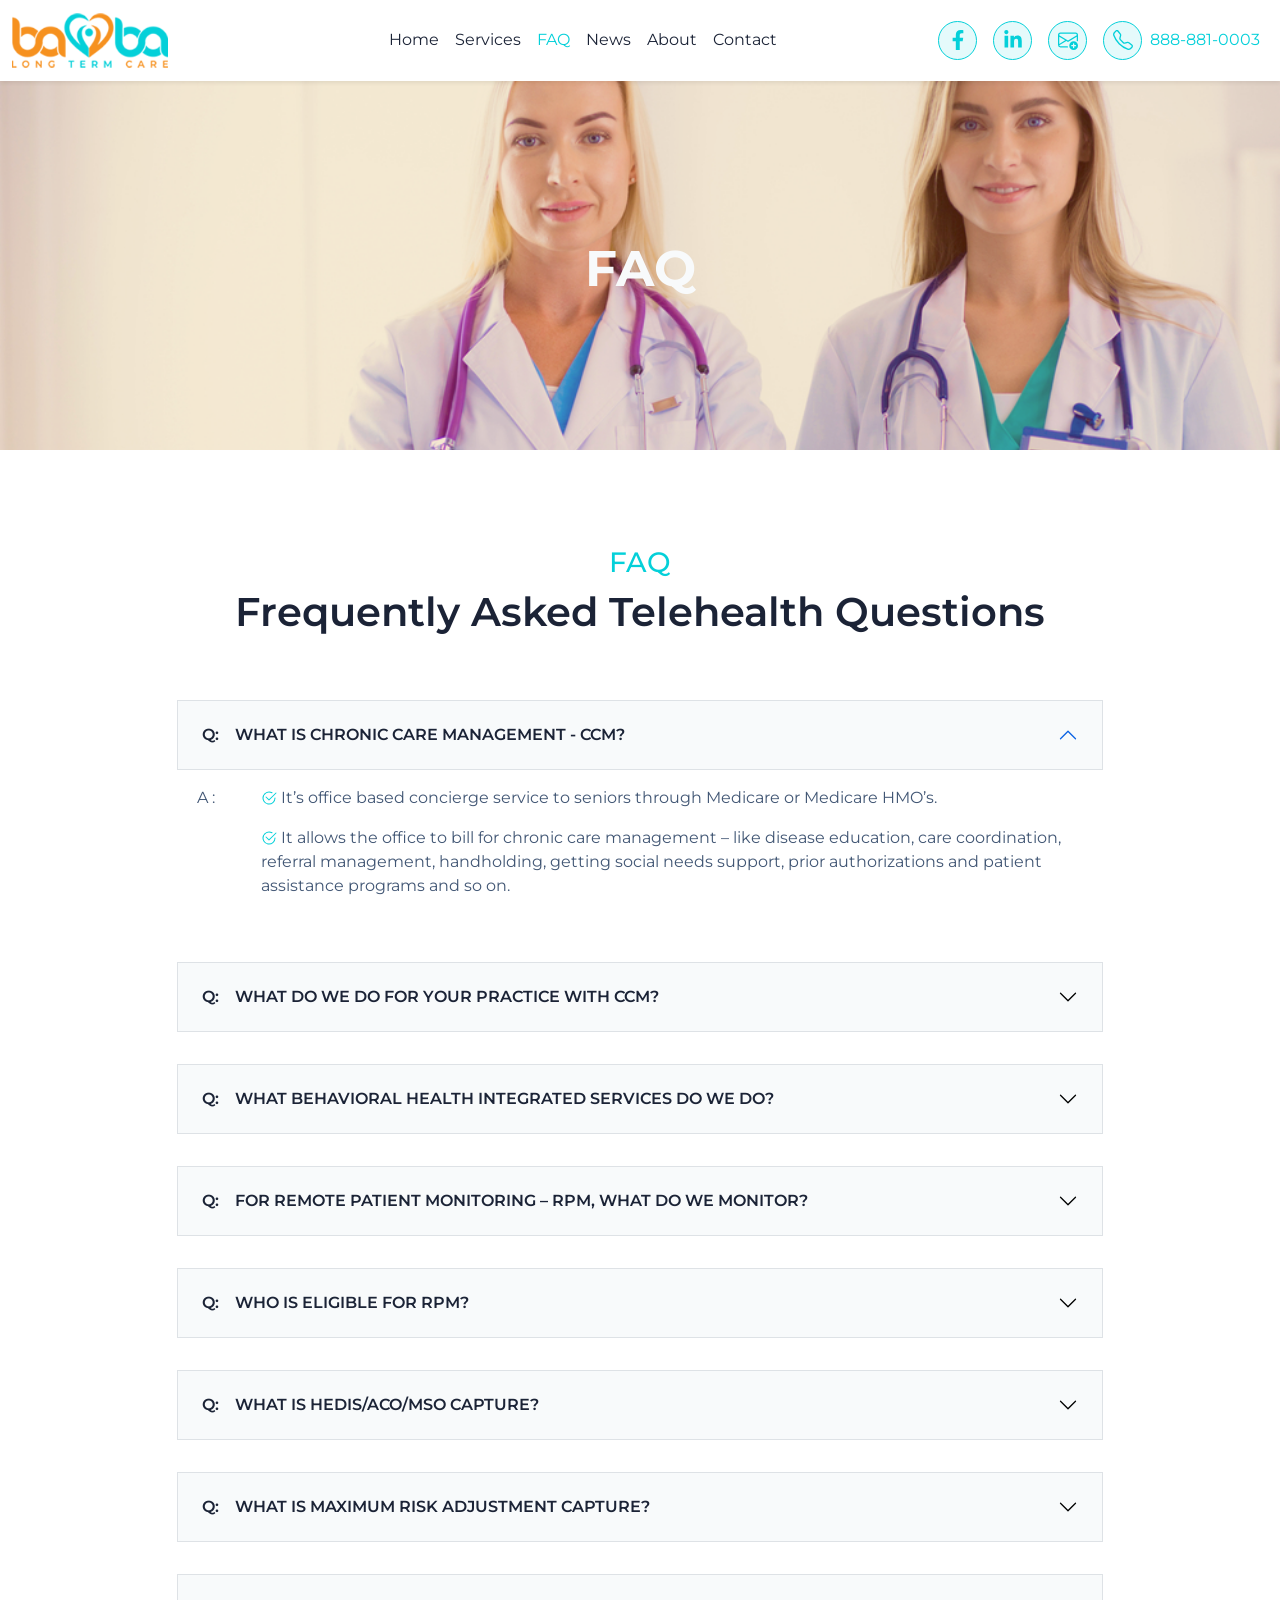
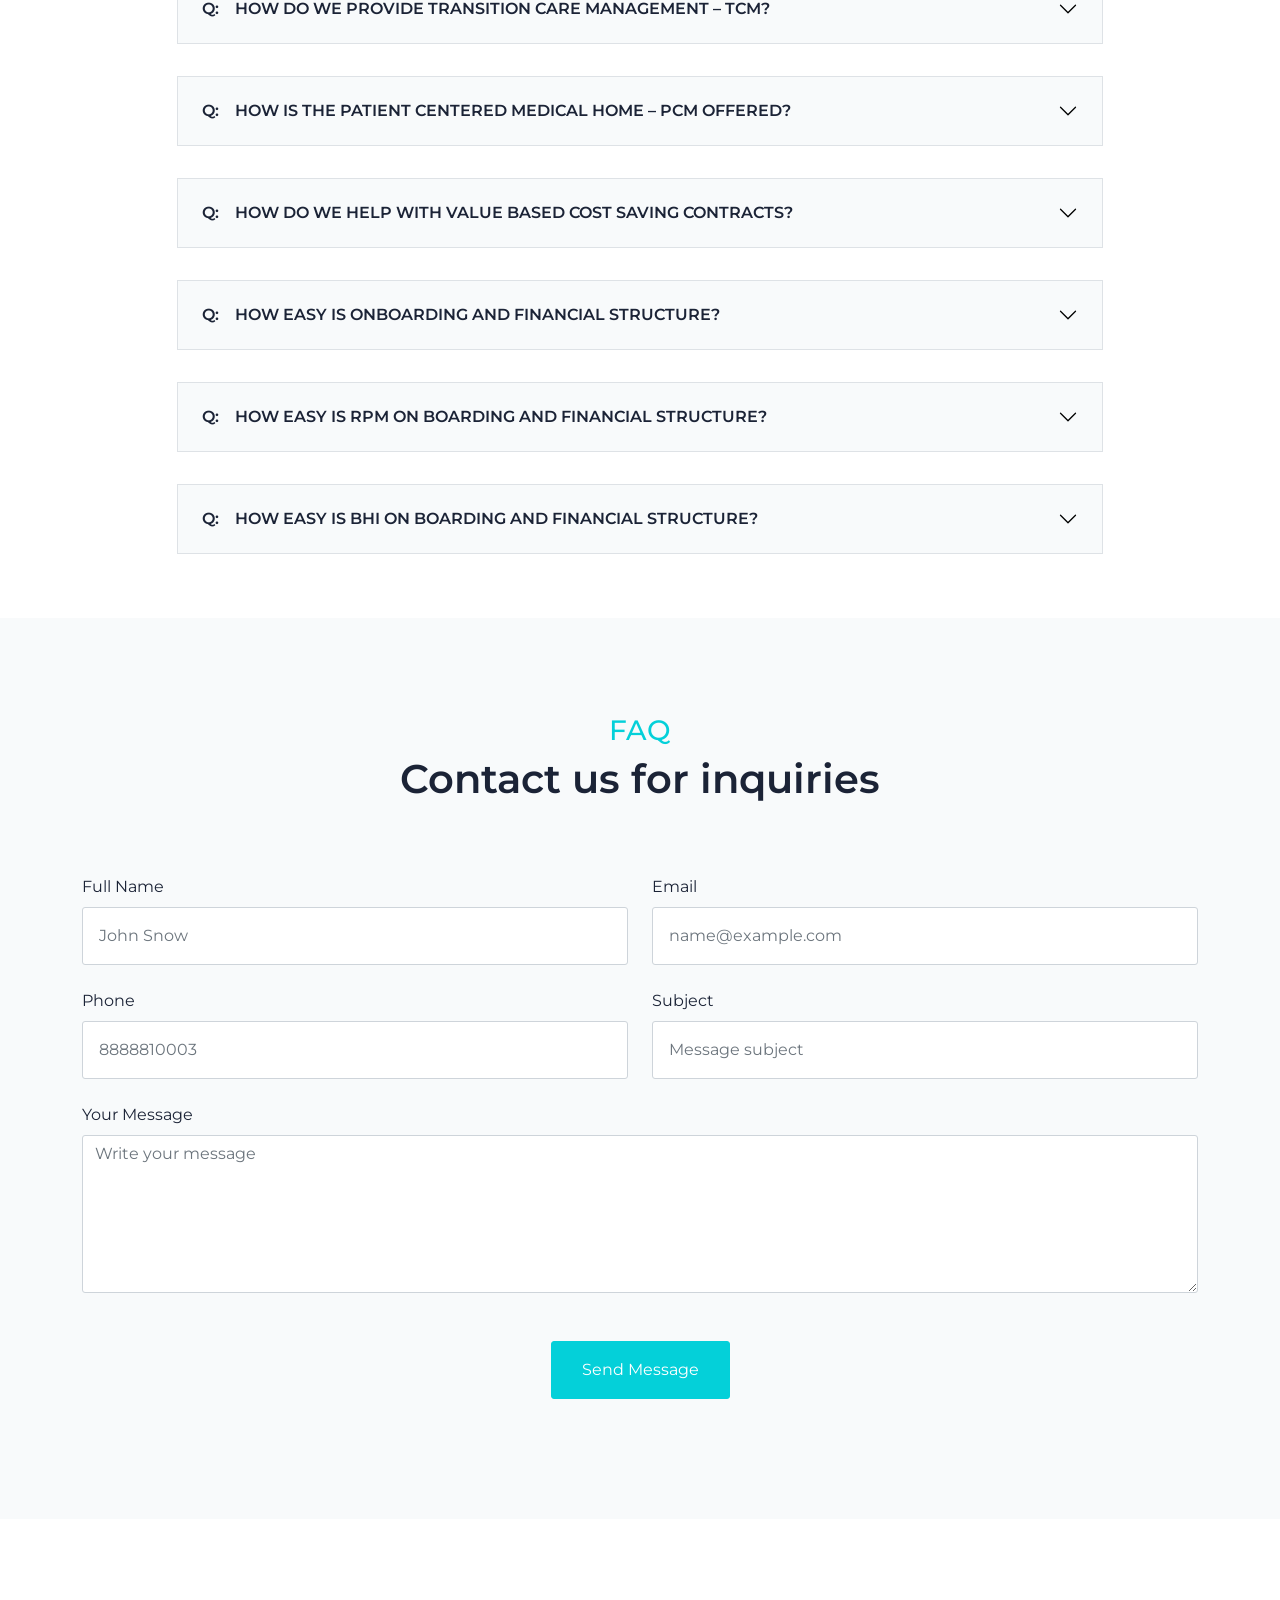
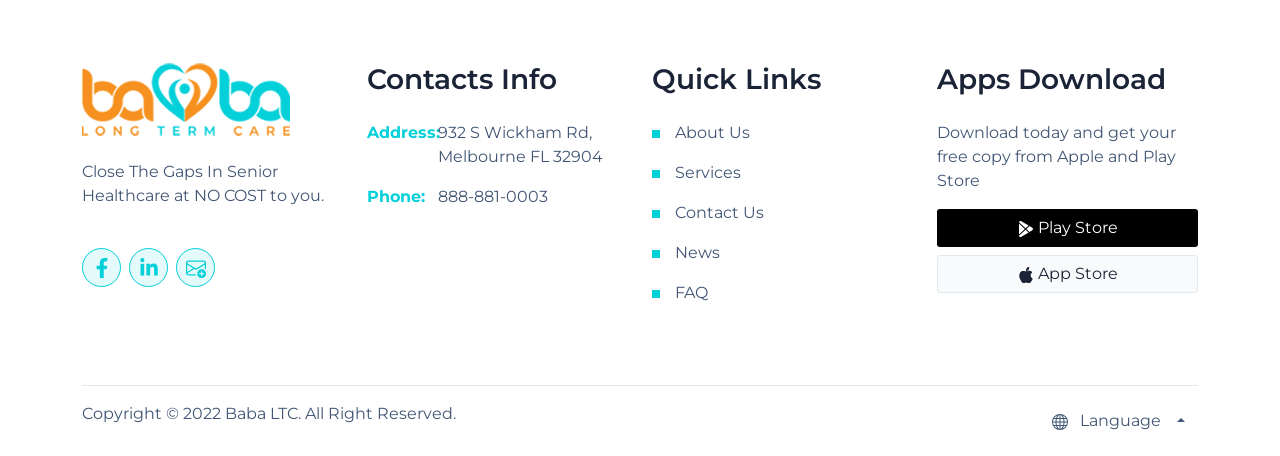
<file: pages/faq.html>
<!DOCTYPE html>
<html lang="en">
<head>
	<!-- Required meta tags -->
	<meta charset="utf-8">
	<meta name="viewport" content="width=device-width, initial-scale=1">
	<!-- Bootstrap CSS -->
	<link rel="stylesheet" type="text/css" href="./../assets/libraries/bootstrap/css/bootstrap.min.css">
	<!-- <link rel="stylesheet" href="https://unpkg.com/aos@next/dist/aos.css" /> -->

	<link rel="stylesheet" type="text/css" href="./../assets/css/style.css">
	<title class="text-capitalize">Senior healthcare at no cost to you.</title>
	<link rel="icon" href="./../assets/logo/fav-icon.png" sizes="32x32">
	<link rel="icon" href="./../assets/logo/fav-icon.png" sizes="192x192">
	<link rel="apple-touch-icon" href="./../assets/logo/fav-icon.png">

</head>
<body>

	<!-- Headed -->
	<section class="">
		<!-- d-flex flex-column justify-content-center min-vh-100 -->
		<header class="position-relative header-image-faq">
			
			<!-- <div class="bg-home"></div> -->

			<div class="position-fixed w-100 top-0 start-0 end-0 z-index-12 navigation-nemu bg-sm-white">
				<nav class="navbar navbar-expand-lg pb-0 pt-1 py-lg-2 navbar-light">
					
					<div class="container-fluid">

						<a class="navbar-brand" href="./../index.html">
							<img src="./../assets/logo/logo.png" class="img-fluid w-sm-50 w-75">
						</a>

						<button class="navbar-toggler border-0 clr-green p-0 m-0" type="button" data-bs-toggle="collapse" data-bs-target="#navbarSupportedContent" aria-controls="navbarSupportedContent" aria-expanded="false" aria-label="Toggle navigation">
						<span class="">
							<svg xmlns="http://www.w3.org/2000/svg" width="50" height="40" viewBox="0 0 24 24" fill="currentColor" stroke="currentColor" stroke-width="2" stroke-linecap="round" stroke-linejoin="round" class="feather feather-menu">
								<line x1="3" y1="12" x2="21" y2="12"></line>
								<line x1="3" y1="6" x2="21" y2="6"></line>
								<line x1="3" y1="18" x2="21" y2="18"></line>
							</svg>
						</span>
						</button>

						<div class="collapse navbar-collapse" id="navbarSupportedContent">

							<ul class="navbar-nav mb-2 mb-lg-0 w-100 align-items-lg-center">

								<li class="nav-item ms-lg-auto">
									<a class="nav-link clr-black" aria-current="page" href="./../index.html">Home</a>
								</li>

								<li class="nav-item">
									<a class="nav-link clr-black" href="./services.html">Services</a>
								</li>

								<li class="nav-item">
									<a class="nav-link clr-black active" href="./faq.html">FAQ</a>
								</li>

								<li class="nav-item">
									<!-- dropdown-toggle -->
									<a class="nav-link  clr-black" href="./news.html">News</a>
								</li>

								<li class="nav-item">
									<a class="nav-link clr-black" href="./about-us.html">About</a>
								</li>

								<li class="nav-item me-auto">
									<a class="nav-link clr-black" href="./contact.html">Contact</a>
								</li>

								<li class="nav-item">
									<a class="nav-link" href="#">
										<span class="social">
										<svg xmlns="http://www.w3.org/2000/svg" width="20" height="20" viewBox="0 0 320 512" fill="currentColor"><path d="M279.14 288l14.22-92.66h-88.91v-60.13c0-25.35 12.42-50.06 52.24-50.06h40.42V6.26S260.43 0 225.36 0c-73.22 0-121.08 44.38-121.08 124.72v70.62H22.89V288h81.39v224h100.17V288z"/></svg>
										</span>
									</a>
								</li>

								<li class="nav-item">
									<a class="nav-link" href="#">
										<span class="social">
											<svg xmlns="http://www.w3.org/2000/svg" fill="currentColor" width="20" height="20" viewBox="0 0 448 512"><path d="M100.28 448H7.4V148.9h92.88zM53.79 108.1C24.09 108.1 0 83.5 0 53.8a53.79 53.79 0 0 1 107.58 0c0 29.7-24.1 54.3-53.79 54.3zM447.9 448h-92.68V302.4c0-34.7-.7-79.2-48.29-79.2-48.29 0-55.69 37.7-55.69 76.7V448h-92.78V148.9h89.08v40.8h1.3c12.4-23.5 42.69-48.3 87.88-48.3 94 0 111.28 61.9 111.28 142.3V448z"/></svg>
										</span>
									</a>
								</li>

								<li class="nav-item">
									<a class="nav-link" href="#">
										<span class="social">
										<svg xmlns="http://www.w3.org/2000/svg" width="20" height="20" fill="currentColor" class="bi bi-envelope-plus" viewBox="0 0 16 16">
										  <path d="M2 2a2 2 0 0 0-2 2v8.01A2 2 0 0 0 2 14h5.5a.5.5 0 0 0 0-1H2a1 1 0 0 1-.966-.741l5.64-3.471L8 9.583l7-4.2V8.5a.5.5 0 0 0 1 0V4a2 2 0 0 0-2-2H2Zm3.708 6.208L1 11.105V5.383l4.708 2.825ZM1 4.217V4a1 1 0 0 1 1-1h12a1 1 0 0 1 1 1v.217l-7 4.2-7-4.2Z"/>
										  <path d="M16 12.5a3.5 3.5 0 1 1-7 0 3.5 3.5 0 0 1 7 0Zm-3.5-2a.5.5 0 0 0-.5.5v1h-1a.5.5 0 0 0 0 1h1v1a.5.5 0 0 0 1 0v-1h1a.5.5 0 0 0 0-1h-1v-1a.5.5 0 0 0-.5-.5Z"/>
										</svg>
										</span>
									</a>
								</li>

								<li class="nav-item">
									<a href="#" class="nav-link d-flex justify-content-lg-center align-items-center number">
										<div class="social">
											<svg xmlns="http://www.w3.org/2000/svg" width="20" height="20" fill="currentColor" class="bi bi-telephone" viewBox="0 0 16 16">
										 	 <path d="M3.654 1.328a.678.678 0 0 0-1.015-.063L1.605 2.3c-.483.484-.661 1.169-.45 1.77a17.568 17.568 0 0 0 4.168 6.608 17.569 17.569 0 0 0 6.608 4.168c.601.211 1.286.033 1.77-.45l1.034-1.034a.678.678 0 0 0-.063-1.015l-2.307-1.794a.678.678 0 0 0-.58-.122l-2.19.547a1.745 1.745 0 0 1-1.657-.459L5.482 8.062a1.745 1.745 0 0 1-.46-1.657l.548-2.19a.678.678 0 0 0-.122-.58L3.654 1.328zM1.884.511a1.745 1.745 0 0 1 2.612.163L6.29 2.98c.329.423.445.974.315 1.494l-.547 2.19a.678.678 0 0 0 .178.643l2.457 2.457a.678.678 0 0 0 .644.178l2.189-.547a1.745 1.745 0 0 1 1.494.315l2.306 1.794c.829.645.905 1.87.163 2.611l-1.034 1.034c-.74.74-1.846 1.065-2.877.702a18.634 18.634 0 0 1-7.01-4.42 18.634 18.634 0 0 1-4.42-7.009c-.362-1.03-.037-2.137.703-2.877L1.885.511z"/>
											</svg>
										</div>
										<div class="ms-2">888-881-0003</div>
									</a>
								</li>

							</ul>


						</div>

					</div>

				</nav>
			</div>

			<!-- vh-75 -->
			<div class="vh-35 vh-lg-50 d-flex justify-content-center align-items-center blur-background">
				<h2 class="pt-5 mt-5 ff-raleway-700 fs-50 clr-gray-1">FAQ</h2>
			</div>

<!-- 			<div class="position-relative">
 -->		<!-- <img src="./../assets/img/bg-2.png" class="img-fluid d-none d-lg-inline-block z-index-10 position-absolute bottom-0 start-0">
			<img src="./../assets/img/bg-3.png" class="img-fluid d-none d-lg-inline-block z-index-10 position-absolute bottom-0 end-0"> -->
			<!-- </div> -->

		</header>

	</section>


	<!-- FAQ -->
	<section class="bg-white py-5">
		<div class="container mt-5">
			<div class="row">
			
				<div class="col-12 col-lg-10 mx-auto">
					<div class="text-center mb-5">
						<h3 class="clr-green">FAQ</h3>
						<h1 class="ff-raleway-600">Frequently Asked Telehealth Questions</h1>	
					</div>
					
					<div class="accordion accordion-flush" id="accordionExample">

					  <div class="accordion-item border-0 py-3 box-shodow-none">
					    <h2 class="accordion-header border bg-gray-1" id="headingOne">
					      <button class="accordion-button bg-gray-1 p-4 ff-raleway-600 clr-black" type="button" data-bs-toggle="collapse" data-bs-target="#collapseOne" aria-expanded="true" aria-controls="collapseOne">
					        <span class="me-3">Q:</span> WHAT IS CHRONIC CARE MANAGEMENT - CCM?
					      </button>
					    </h2>
					    <div id="collapseOne" class="accordion-collapse collapse show" aria-labelledby="headingOne" data-bs-parent="#accordionExample">
					      <div class="accordion-body">
					      	<div class="row">
						      	<div class="col-2 col-md-1 col-xl-1 pe-0 clr-gray-2">A :</div>
						      	<div class="col-9 col-md-11 col-xl-11 ps-0 clr-gray-2">
							      	<p>
							      		<span class="clr-green">
											<svg xmlns="http://www.w3.org/2000/svg" width="16" height="16" fill="currentColor" class="bi bi-check2-circle" viewBox="0 0 16 16">
											  <path d="M2.5 8a5.5 5.5 0 0 1 8.25-4.764.5.5 0 0 0 .5-.866A6.5 6.5 0 1 0 14.5 8a.5.5 0 0 0-1 0 5.5 5.5 0 1 1-11 0z"/>
											  <path d="M15.354 3.354a.5.5 0 0 0-.708-.708L8 9.293 5.354 6.646a.5.5 0 1 0-.708.708l3 3a.5.5 0 0 0 .708 0l7-7z"/>
											</svg>
										</span>
							      		It’s office based concierge service to seniors through Medicare or Medicare HMO’s.
							      	</p>
							      	<p>
							      		<span class="clr-green">
											<svg xmlns="http://www.w3.org/2000/svg" width="16" height="16" fill="currentColor" class="bi bi-check2-circle" viewBox="0 0 16 16">
											  <path d="M2.5 8a5.5 5.5 0 0 1 8.25-4.764.5.5 0 0 0 .5-.866A6.5 6.5 0 1 0 14.5 8a.5.5 0 0 0-1 0 5.5 5.5 0 1 1-11 0z"/>
											  <path d="M15.354 3.354a.5.5 0 0 0-.708-.708L8 9.293 5.354 6.646a.5.5 0 1 0-.708.708l3 3a.5.5 0 0 0 .708 0l7-7z"/>
											</svg>
										</span>
							      		It allows the office to bill for chronic care management – like disease education, care coordination, referral management, handholding, getting social needs support, prior authorizations and patient assistance programs and so on.
							      	</p>
						      	</div>
					  		</div>
					      </div>
					    </div>
					  </div>




					  <div class="accordion-item border-0 py-3 box-shodow-none">
					    <h2 class="accordion-header border bg-gray-1" id="headingTwo">
					      <button class="accordion-button bg-gray-1 p-4 ff-raleway-600 clr-black collapsed" type="button" data-bs-toggle="collapse" data-bs-target="#collapseTwo" aria-expanded="false" aria-controls="collapseTwo">
					        <span class="me-3">Q:</span> WHAT DO WE DO FOR YOUR PRACTICE WITH CCM?
					      </button>
					    </h2>
					    <div id="collapseTwo" class="accordion-collapse collapse" aria-labelledby="headingTwo" data-bs-parent="#accordionExample">
					      <div class="accordion-body">
					      	<div class="row">
						      	<div class="col-2 col-md-1 col-xl-1 pe-0 clr-gray-2">A :</div>
						      	<div class="col-9 col-md-11 col-xl-11 ps-0 clr-gray-2">
							      	<p>
							      		<span class="clr-green">
											<svg xmlns="http://www.w3.org/2000/svg" width="16" height="16" fill="currentColor" class="bi bi-check2-circle" viewBox="0 0 16 16">
											  <path d="M2.5 8a5.5 5.5 0 0 1 8.25-4.764.5.5 0 0 0 .5-.866A6.5 6.5 0 1 0 14.5 8a.5.5 0 0 0-1 0 5.5 5.5 0 1 1-11 0z"/>
											  <path d="M15.354 3.354a.5.5 0 0 0-.708-.708L8 9.293 5.354 6.646a.5.5 0 1 0-.708.708l3 3a.5.5 0 0 0 .708 0l7-7z"/>
											</svg>
										</span>
							      		Assign a care coach to coordinate care among the office, the referral sources, facilities, pharmacy, home health agency and family.
							      	</p>

							      	<p>
							      		<span class="clr-green">
											<svg xmlns="http://www.w3.org/2000/svg" width="16" height="16" fill="currentColor" class="bi bi-check2-circle" viewBox="0 0 16 16">
											  <path d="M2.5 8a5.5 5.5 0 0 1 8.25-4.764.5.5 0 0 0 .5-.866A6.5 6.5 0 1 0 14.5 8a.5.5 0 0 0-1 0 5.5 5.5 0 1 1-11 0z"/>
											  <path d="M15.354 3.354a.5.5 0 0 0-.708-.708L8 9.293 5.354 6.646a.5.5 0 1 0-.708.708l3 3a.5.5 0 0 0 .708 0l7-7z"/>
											</svg>
										</span>

										<span>
											Provide at least quarterly pain assessment, fall risk, depression score, hospitalization risk & mortality assessment.
										</span>
							      	</p>

							      	<p>
							      		<span class="clr-green">
											<svg xmlns="http://www.w3.org/2000/svg" width="16" height="16" fill="currentColor" class="bi bi-check2-circle" viewBox="0 0 16 16">
											  <path d="M2.5 8a5.5 5.5 0 0 1 8.25-4.764.5.5 0 0 0 .5-.866A6.5 6.5 0 1 0 14.5 8a.5.5 0 0 0-1 0 5.5 5.5 0 1 1-11 0z"/>
											  <path d="M15.354 3.354a.5.5 0 0 0-.708-.708L8 9.293 5.354 6.646a.5.5 0 1 0-.708.708l3 3a.5.5 0 0 0 .708 0l7-7z"/>
											</svg>
										</span>

										<span>
											Care transition follow up at all levels including specialists, rehab, hospital or any pertinent transfers.
										</span>
							      	</p>

							      	<p>
							      		<span class="clr-green">
											<svg xmlns="http://www.w3.org/2000/svg" width="16" height="16" fill="currentColor" class="bi bi-check2-circle" viewBox="0 0 16 16">
											  <path d="M2.5 8a5.5 5.5 0 0 1 8.25-4.764.5.5 0 0 0 .5-.866A6.5 6.5 0 1 0 14.5 8a.5.5 0 0 0-1 0 5.5 5.5 0 1 1-11 0z"/>
											  <path d="M15.354 3.354a.5.5 0 0 0-.708-.708L8 9.293 5.354 6.646a.5.5 0 1 0-.708.708l3 3a.5.5 0 0 0 .708 0l7-7z"/>
											</svg>
										</span>

										<span>
											Access to resources like educational materials, disease education, smoking cessation and other community service access.
										</span>
							      	</p>

							      	<p>
							      		<span class="clr-green">
											<svg xmlns="http://www.w3.org/2000/svg" width="16" height="16" fill="currentColor" class="bi bi-check2-circle" viewBox="0 0 16 16">
											  <path d="M2.5 8a5.5 5.5 0 0 1 8.25-4.764.5.5 0 0 0 .5-.866A6.5 6.5 0 1 0 14.5 8a.5.5 0 0 0-1 0 5.5 5.5 0 1 1-11 0z"/>
											  <path d="M15.354 3.354a.5.5 0 0 0-.708-.708L8 9.293 5.354 6.646a.5.5 0 1 0-.708.708l3 3a.5.5 0 0 0 .708 0l7-7z"/>
											</svg>
										</span>

										<span>
											Referral management after it is sent by office.
										</span>
							      	</p>

							      	<p>
							      		<span class="clr-green">
											<svg xmlns="http://www.w3.org/2000/svg" width="16" height="16" fill="currentColor" class="bi bi-check2-circle" viewBox="0 0 16 16">
											  <path d="M2.5 8a5.5 5.5 0 0 1 8.25-4.764.5.5 0 0 0 .5-.866A6.5 6.5 0 1 0 14.5 8a.5.5 0 0 0-1 0 5.5 5.5 0 1 1-11 0z"/>
											  <path d="M15.354 3.354a.5.5 0 0 0-.708-.708L8 9.293 5.354 6.646a.5.5 0 1 0-.708.708l3 3a.5.5 0 0 0 .708 0l7-7z"/>
											</svg>
										</span>

										<span>
											Monthly POA call on your behalf if applicable.
										</span>
							      	</p>

							      	<p>
							      		<span class="clr-green">
											<svg xmlns="http://www.w3.org/2000/svg" width="16" height="16" fill="currentColor" class="bi bi-check2-circle" viewBox="0 0 16 16">
											  <path d="M2.5 8a5.5 5.5 0 0 1 8.25-4.764.5.5 0 0 0 .5-.866A6.5 6.5 0 1 0 14.5 8a.5.5 0 0 0-1 0 5.5 5.5 0 1 1-11 0z"/>
											  <path d="M15.354 3.354a.5.5 0 0 0-.708-.708L8 9.293 5.354 6.646a.5.5 0 1 0-.708.708l3 3a.5.5 0 0 0 .708 0l7-7z"/>
											</svg>
										</span>

										<span>
											Help with patient assistance programs / prior auths / any other needs of the patients.
										</span>
							      	</p>

							      	<p>
							      		<span class="clr-green">
											<svg xmlns="http://www.w3.org/2000/svg" width="16" height="16" fill="currentColor" class="bi bi-check2-circle" viewBox="0 0 16 16">
											  <path d="M2.5 8a5.5 5.5 0 0 1 8.25-4.764.5.5 0 0 0 .5-.866A6.5 6.5 0 1 0 14.5 8a.5.5 0 0 0-1 0 5.5 5.5 0 1 1-11 0z"/>
											  <path d="M15.354 3.354a.5.5 0 0 0-.708-.708L8 9.293 5.354 6.646a.5.5 0 1 0-.708.708l3 3a.5.5 0 0 0 .708 0l7-7z"/>
											</svg>
										</span>

										<span>
											Provide HEDIS measures / ACO goals review with patients monthly as needed.
										</span>
							      	</p>

							      	<p>
							      		<span class="clr-green">
											<svg xmlns="http://www.w3.org/2000/svg" width="16" height="16" fill="currentColor" class="bi bi-check2-circle" viewBox="0 0 16 16">
											  <path d="M2.5 8a5.5 5.5 0 0 1 8.25-4.764.5.5 0 0 0 .5-.866A6.5 6.5 0 1 0 14.5 8a.5.5 0 0 0-1 0 5.5 5.5 0 1 1-11 0z"/>
											  <path d="M15.354 3.354a.5.5 0 0 0-.708-.708L8 9.293 5.354 6.646a.5.5 0 1 0-.708.708l3 3a.5.5 0 0 0 .708 0l7-7z"/>
											</svg>
										</span>

										<span>
											Perform bi-annual MRA assessments.
										</span>
							      	</p>
							    </div>
					      </div>
					    </div>
					  </div>

					</div>


					<div class="accordion-item border-0 py-3 box-shodow-none">
					    <h2 class="accordion-header border bg-gray-1" id="headingThree">
					      <button class="accordion-button bg-gray-1 p-4 ff-raleway-600 clr-black collapsed" type="button" data-bs-toggle="collapse" data-bs-target="#collapseThree" aria-expanded="false" aria-controls="collapseThree">
					        <span class="me-3">Q:</span> WHAT BEHAVIORAL HEALTH INTEGRATED SERVICES DO WE DO?
					      </button>
					    </h2>
					    <div id="collapseThree" class="accordion-collapse collapse" aria-labelledby="headingThree" data-bs-parent="#accordionExample">
					      <div class="accordion-body">
					      	<div class="row">
						      	<div class="col-2 col-md-1 col-xl-1 pe-0 clr-gray-2">A :</div>
						      	<div class="col-9 col-md-11 col-xl-11 ps-0 clr-gray-2">
							      	<p>
							      		<span class="clr-green">
											<svg xmlns="http://www.w3.org/2000/svg" width="16" height="16" fill="currentColor" class="bi bi-check2-circle" viewBox="0 0 16 16">
											  <path d="M2.5 8a5.5 5.5 0 0 1 8.25-4.764.5.5 0 0 0 .5-.866A6.5 6.5 0 1 0 14.5 8a.5.5 0 0 0-1 0 5.5 5.5 0 1 1-11 0z"/>
											  <path d="M15.354 3.354a.5.5 0 0 0-.708-.708L8 9.293 5.354 6.646a.5.5 0 1 0-.708.708l3 3a.5.5 0 0 0 .708 0l7-7z"/>
											</svg>
										</span>
											Assess med effectiveness, adverse effects and continued need of antipsychotics, sedatives and antidepressants.
										<span>
										</span>
							      	</p>

									<p>
							      		<span class="clr-green">
											<svg xmlns="http://www.w3.org/2000/svg" width="16" height="16" fill="currentColor" class="bi bi-check2-circle" viewBox="0 0 16 16">
											  <path d="M2.5 8a5.5 5.5 0 0 1 8.25-4.764.5.5 0 0 0 .5-.866A6.5 6.5 0 1 0 14.5 8a.5.5 0 0 0-1 0 5.5 5.5 0 1 1-11 0z"/>
											  <path d="M15.354 3.354a.5.5 0 0 0-.708-.708L8 9.293 5.354 6.646a.5.5 0 1 0-.708.708l3 3a.5.5 0 0 0 .708 0l7-7z"/>
											</svg>
										</span>
											Assess for new symptoms if identified through CCM or provider.
										<span>
										</span>
							      	</p>

							      	<p>
							      		<span class="clr-green">
											<svg xmlns="http://www.w3.org/2000/svg" width="16" height="16" fill="currentColor" class="bi bi-check2-circle" viewBox="0 0 16 16">
											  <path d="M2.5 8a5.5 5.5 0 0 1 8.25-4.764.5.5 0 0 0 .5-.866A6.5 6.5 0 1 0 14.5 8a.5.5 0 0 0-1 0 5.5 5.5 0 1 1-11 0z"/>
											  <path d="M15.354 3.354a.5.5 0 0 0-.708-.708L8 9.293 5.354 6.646a.5.5 0 1 0-.708.708l3 3a.5.5 0 0 0 .708 0l7-7z"/>
											</svg>
										</span>
											Facilitate and coordinate treatment such as psychotherapy, pharmacotherapy, counseling and/or psychiatric consultation or treatment assessment.
										<span>
										</span>
							      	</p>

							    </div>
					      </div>
					   	 </div>
					 	 </div>
					</div>



					<div class="accordion-item border-0 py-3 box-shodow-none">
					    <h2 class="accordion-header border bg-gray-1" id="headingFour">
					      <button class="accordion-button bg-gray-1 p-4 ff-raleway-600 clr-black collapsed" type="button" data-bs-toggle="collapse" data-bs-target="#collapseFour" aria-expanded="false" aria-controls="collapseFour">
					        <span class="me-3">Q:</span> FOR REMOTE PATIENT MONITORING – RPM, WHAT DO WE MONITOR?
					      </button>
					    </h2>
					    <div id="collapseFour" class="accordion-collapse collapse" aria-labelledby="headingTwo" data-bs-parent="#accordionExample">
					      <div class="accordion-body">
					      	<div class="row">
						      	<div class="col-2 col-md-1 col-xl-1 pe-0 clr-gray-2">A :</div>
						      	<div class="col-9 col-md-11 col-xl-11 ps-0 clr-gray-2">

							      	<p>
							      		<span class="clr-green">
											<svg xmlns="http://www.w3.org/2000/svg" width="16" height="16" fill="currentColor" class="bi bi-check2-circle" viewBox="0 0 16 16">
											  <path d="M2.5 8a5.5 5.5 0 0 1 8.25-4.764.5.5 0 0 0 .5-.866A6.5 6.5 0 1 0 14.5 8a.5.5 0 0 0-1 0 5.5 5.5 0 1 1-11 0z"/>
											  <path d="M15.354 3.354a.5.5 0 0 0-.708-.708L8 9.293 5.354 6.646a.5.5 0 1 0-.708.708l3 3a.5.5 0 0 0 .708 0l7-7z"/>
											</svg>
										</span>
											Blood pressure
										<span>
										</span>
							      	</p>

							      	<p>
							      		<span class="clr-green">
											<svg xmlns="http://www.w3.org/2000/svg" width="16" height="16" fill="currentColor" class="bi bi-check2-circle" viewBox="0 0 16 16">
											  <path d="M2.5 8a5.5 5.5 0 0 1 8.25-4.764.5.5 0 0 0 .5-.866A6.5 6.5 0 1 0 14.5 8a.5.5 0 0 0-1 0 5.5 5.5 0 1 1-11 0z"/>
											  <path d="M15.354 3.354a.5.5 0 0 0-.708-.708L8 9.293 5.354 6.646a.5.5 0 1 0-.708.708l3 3a.5.5 0 0 0 .708 0l7-7z"/>
											</svg>
										</span>
											Pulse
										<span>
										</span>
							      	</p>

							      	<p>
							      		<span class="clr-green">
											<svg xmlns="http://www.w3.org/2000/svg" width="16" height="16" fill="currentColor" class="bi bi-check2-circle" viewBox="0 0 16 16">
											  <path d="M2.5 8a5.5 5.5 0 0 1 8.25-4.764.5.5 0 0 0 .5-.866A6.5 6.5 0 1 0 14.5 8a.5.5 0 0 0-1 0 5.5 5.5 0 1 1-11 0z"/>
											  <path d="M15.354 3.354a.5.5 0 0 0-.708-.708L8 9.293 5.354 6.646a.5.5 0 1 0-.708.708l3 3a.5.5 0 0 0 .708 0l7-7z"/>
											</svg>
										</span>
											Pulse oximetry
										<span>
										</span>
							      	</p>

							      	<p>
							      		<span class="clr-green">
											<svg xmlns="http://www.w3.org/2000/svg" width="16" height="16" fill="currentColor" class="bi bi-check2-circle" viewBox="0 0 16 16">
											  <path d="M2.5 8a5.5 5.5 0 0 1 8.25-4.764.5.5 0 0 0 .5-.866A6.5 6.5 0 1 0 14.5 8a.5.5 0 0 0-1 0 5.5 5.5 0 1 1-11 0z"/>
											  <path d="M15.354 3.354a.5.5 0 0 0-.708-.708L8 9.293 5.354 6.646a.5.5 0 1 0-.708.708l3 3a.5.5 0 0 0 .708 0l7-7z"/>
											</svg>
										</span>
											Weight
										<span>
										</span>
							      	</p>

							      	<p>
							      		<span class="clr-green">
											<svg xmlns="http://www.w3.org/2000/svg" width="16" height="16" fill="currentColor" class="bi bi-check2-circle" viewBox="0 0 16 16">
											  <path d="M2.5 8a5.5 5.5 0 0 1 8.25-4.764.5.5 0 0 0 .5-.866A6.5 6.5 0 1 0 14.5 8a.5.5 0 0 0-1 0 5.5 5.5 0 1 1-11 0z"/>
											  <path d="M15.354 3.354a.5.5 0 0 0-.708-.708L8 9.293 5.354 6.646a.5.5 0 1 0-.708.708l3 3a.5.5 0 0 0 .708 0l7-7z"/>
											</svg>
										</span>
											BGL
										<span>
										</span>
							      	</p>

							    </div>
					      </div>
					   	 </div>
					 	 </div>
					</div>



					<div class="accordion-item border-0 py-3 box-shodow-none">
					    <h2 class="accordion-header border bg-gray-1" id="headingFive">
					      <button class="accordion-button bg-gray-1 p-4 ff-raleway-600 clr-black collapsed" type="button" data-bs-toggle="collapse" data-bs-target="#collapseFive" aria-expanded="false" aria-controls="collapseFive">
					        <span class="me-3">Q:</span> WHO IS ELIGIBLE FOR RPM?
					      </button>
					    </h2>
					    <div id="collapseFive" class="accordion-collapse collapse" aria-labelledby="headingTwo" data-bs-parent="#accordionExample">
					      <div class="accordion-body">
					      	<div class="row">
						      	<div class="col-2 col-md-1 col-xl-1 pe-0 clr-gray-2">A :</div>
						      	<div class="col-9 col-md-11 col-xl-11 ps-0 clr-gray-2">
						      		<p>Patients with:</p>
							      	
							      	<p>
							      		<span class="clr-green">
											<svg xmlns="http://www.w3.org/2000/svg" width="16" height="16" fill="currentColor" class="bi bi-check2-circle" viewBox="0 0 16 16">
											  <path d="M2.5 8a5.5 5.5 0 0 1 8.25-4.764.5.5 0 0 0 .5-.866A6.5 6.5 0 1 0 14.5 8a.5.5 0 0 0-1 0 5.5 5.5 0 1 1-11 0z"/>
											  <path d="M15.354 3.354a.5.5 0 0 0-.708-.708L8 9.293 5.354 6.646a.5.5 0 1 0-.708.708l3 3a.5.5 0 0 0 .708 0l7-7z"/>
											</svg>
										</span>

										<span>
											Hypertension
										</span>
							      	</p>

									<p>
							      		<span class="clr-green">
											<svg xmlns="http://www.w3.org/2000/svg" width="16" height="16" fill="currentColor" class="bi bi-check2-circle" viewBox="0 0 16 16">
											  <path d="M2.5 8a5.5 5.5 0 0 1 8.25-4.764.5.5 0 0 0 .5-.866A6.5 6.5 0 1 0 14.5 8a.5.5 0 0 0-1 0 5.5 5.5 0 1 1-11 0z"/>
											  <path d="M15.354 3.354a.5.5 0 0 0-.708-.708L8 9.293 5.354 6.646a.5.5 0 1 0-.708.708l3 3a.5.5 0 0 0 .708 0l7-7z"/>
											</svg>
										</span>

										<span>
											Heart Failure
										</span>
							      	</p>

							      	<p>
							      		<span class="clr-green">
											<svg xmlns="http://www.w3.org/2000/svg" width="16" height="16" fill="currentColor" class="bi bi-check2-circle" viewBox="0 0 16 16">
											  <path d="M2.5 8a5.5 5.5 0 0 1 8.25-4.764.5.5 0 0 0 .5-.866A6.5 6.5 0 1 0 14.5 8a.5.5 0 0 0-1 0 5.5 5.5 0 1 1-11 0z"/>
											  <path d="M15.354 3.354a.5.5 0 0 0-.708-.708L8 9.293 5.354 6.646a.5.5 0 1 0-.708.708l3 3a.5.5 0 0 0 .708 0l7-7z"/>
											</svg>
										</span>

										<span>
											Diabetes
										</span>
							      	</p>

							      	<p>
							      		<span class="clr-green">
											<svg xmlns="http://www.w3.org/2000/svg" width="16" height="16" fill="currentColor" class="bi bi-check2-circle" viewBox="0 0 16 16">
											  <path d="M2.5 8a5.5 5.5 0 0 1 8.25-4.764.5.5 0 0 0 .5-.866A6.5 6.5 0 1 0 14.5 8a.5.5 0 0 0-1 0 5.5 5.5 0 1 1-11 0z"/>
											  <path d="M15.354 3.354a.5.5 0 0 0-.708-.708L8 9.293 5.354 6.646a.5.5 0 1 0-.708.708l3 3a.5.5 0 0 0 .708 0l7-7z"/>
											</svg>
										</span>

										<span>
											Prediabetes
										</span>
							      	</p>

							      	<p>
							      		<span class="clr-green">
											<svg xmlns="http://www.w3.org/2000/svg" width="16" height="16" fill="currentColor" class="bi bi-check2-circle" viewBox="0 0 16 16">
											  <path d="M2.5 8a5.5 5.5 0 0 1 8.25-4.764.5.5 0 0 0 .5-.866A6.5 6.5 0 1 0 14.5 8a.5.5 0 0 0-1 0 5.5 5.5 0 1 1-11 0z"/>
											  <path d="M15.354 3.354a.5.5 0 0 0-.708-.708L8 9.293 5.354 6.646a.5.5 0 1 0-.708.708l3 3a.5.5 0 0 0 .708 0l7-7z"/>
											</svg>
										</span>

										<span>
											Chronic Kidney Disease
										</span>
							      	</p>

							      	<p>
							      		<span class="clr-green">
											<svg xmlns="http://www.w3.org/2000/svg" width="16" height="16" fill="currentColor" class="bi bi-check2-circle" viewBox="0 0 16 16">
											  <path d="M2.5 8a5.5 5.5 0 0 1 8.25-4.764.5.5 0 0 0 .5-.866A6.5 6.5 0 1 0 14.5 8a.5.5 0 0 0-1 0 5.5 5.5 0 1 1-11 0z"/>
											  <path d="M15.354 3.354a.5.5 0 0 0-.708-.708L8 9.293 5.354 6.646a.5.5 0 1 0-.708.708l3 3a.5.5 0 0 0 .708 0l7-7z"/>
											</svg>
										</span>

										<span>
											COPD
										</span>
							      	</p>

							      	<p>
							      		<span class="clr-green">
											<svg xmlns="http://www.w3.org/2000/svg" width="16" height="16" fill="currentColor" class="bi bi-check2-circle" viewBox="0 0 16 16">
											  <path d="M2.5 8a5.5 5.5 0 0 1 8.25-4.764.5.5 0 0 0 .5-.866A6.5 6.5 0 1 0 14.5 8a.5.5 0 0 0-1 0 5.5 5.5 0 1 1-11 0z"/>
											  <path d="M15.354 3.354a.5.5 0 0 0-.708-.708L8 9.293 5.354 6.646a.5.5 0 1 0-.708.708l3 3a.5.5 0 0 0 .708 0l7-7z"/>
											</svg>
										</span>

										<span>
											Obesity
										</span>
							      	</p>


							    </div>
					      </div>
					   	 </div>
					 	 </div>
					</div>





					<div class="accordion-item border-0 py-3 box-shodow-none">
					    <h2 class="accordion-header border bg-gray-1" id="headingSix">
					      <button class="accordion-button bg-gray-1 p-4 ff-raleway-600 clr-black collapsed" type="button" data-bs-toggle="collapse" data-bs-target="#collapseSix" aria-expanded="false" aria-controls="collapseSix">
					        <span class="me-3">Q:</span> WHAT IS HEDIS/ACO/MSO CAPTURE?
					      </button>
					    </h2>
					    <div id="collapseSix" class="accordion-collapse collapse" aria-labelledby="headingTwo" data-bs-parent="#accordionExample">
					      <div class="accordion-body">
					      	<div class="row">
						      	<div class="col-2 col-md-1 col-xl-1 pe-0 clr-gray-2">A :</div>
						      	<div class="col-9 col-md-11 col-xl-11 ps-0 clr-gray-2">
						      		<p>
						      			<span class="clr-green">
											<svg xmlns="http://www.w3.org/2000/svg" width="16" height="16" fill="currentColor" class="bi bi-check2-circle" viewBox="0 0 16 16">
											  <path d="M2.5 8a5.5 5.5 0 0 1 8.25-4.764.5.5 0 0 0 .5-.866A6.5 6.5 0 1 0 14.5 8a.5.5 0 0 0-1 0 5.5 5.5 0 1 1-11 0z"/>
											  <path d="M15.354 3.354a.5.5 0 0 0-.708-.708L8 9.293 5.354 6.646a.5.5 0 1 0-.708.708l3 3a.5.5 0 0 0 .708 0l7-7z"/>
											</svg>
										</span>

						      			We custom design your needs on the above and work month after month on enrolled patients to ensure completions, record tracking and meet quality. It’s part of our service with no additional cost to you.
						      		</p>
							    </div>
					      </div>
					   	 </div>
					 	 </div>
					</div>




					<div class="accordion-item border-0 py-3 box-shodow-none">
					    <h2 class="accordion-header border bg-gray-1" id="headingSeven">
					      <button class="accordion-button bg-gray-1 p-4 ff-raleway-600 clr-black collapsed" type="button" data-bs-toggle="collapse" data-bs-target="#collapseSeven" aria-expanded="false" aria-controls="collapseSeven">
					        <span class="me-3">Q:</span> WHAT IS MAXIMUM RISK ADJUSTMENT CAPTURE?
					      </button>
					    </h2>
					    <div id="collapseSeven" class="accordion-collapse collapse" aria-labelledby="headingTwo" data-bs-parent="#accordionExample">
					      <div class="accordion-body">
					      	<div class="row">
						      	<div class="col-2 col-md-1 col-xl-1 pe-0 clr-gray-2">A :</div>
						      	<div class="col-9 col-md-11 col-xl-11 ps-0 clr-gray-2">
							      	<p>
							      		<span class="clr-green">
											<svg xmlns="http://www.w3.org/2000/svg" width="16" height="16" fill="currentColor" class="bi bi-check2-circle" viewBox="0 0 16 16">
											  <path d="M2.5 8a5.5 5.5 0 0 1 8.25-4.764.5.5 0 0 0 .5-.866A6.5 6.5 0 1 0 14.5 8a.5.5 0 0 0-1 0 5.5 5.5 0 1 1-11 0z"/>
											  <path d="M15.354 3.354a.5.5 0 0 0-.708-.708L8 9.293 5.354 6.646a.5.5 0 1 0-.708.708l3 3a.5.5 0 0 0 .708 0l7-7z"/>
											</svg>
										</span>

							      		We start with the enrolled patients after the second month of going alive with our program and will be revisited every 6 months. This allows the practice to identify all the conditions that can be prevented from progressing as well monitor a lot more aggressively. This is also where you can sustain value based contracts and cost savings. It’s part of our service with no additional cost to you.
							      	</p>
							    </div>
					      </div>
					   	 </div>
					 	 </div>
					</div>






					<div class="accordion-item border-0 py-3 box-shodow-none">
					    <h2 class="accordion-header border bg-gray-1" id="headingEight">
					      <button class="accordion-button bg-gray-1 p-4 ff-raleway-600 clr-black collapsed" type="button" data-bs-toggle="collapse" data-bs-target="#collapseEight" aria-expanded="false" aria-controls="collapseEight">
					        <span class="me-3">Q:</span> HOW DO WE PROVIDE TRANSITION CARE MANAGEMENT – TCM?
					      </button>
					    </h2>
					    <div id="collapseEight" class="accordion-collapse collapse" aria-labelledby="headingTwo" data-bs-parent="#accordionExample">
					      <div class="accordion-body">
					      	<div class="row">
						      	<div class="col-2 col-md-1 col-xl-1 pe-0 clr-gray-2">A :</div>
						      	<div class="col-9 col-md-11 col-xl-11 ps-0 clr-gray-2">

						      		<p>
						      			We offer this through 3 channels :
						      		</p>
							      	<p>
							      		<span class="clr-green">
											<svg xmlns="http://www.w3.org/2000/svg" width="16" height="16" fill="currentColor" class="bi bi-check2-circle" viewBox="0 0 16 16">
											  <path d="M2.5 8a5.5 5.5 0 0 1 8.25-4.764.5.5 0 0 0 .5-.866A6.5 6.5 0 1 0 14.5 8a.5.5 0 0 0-1 0 5.5 5.5 0 1 1-11 0z"/>
											  <path d="M15.354 3.354a.5.5 0 0 0-.708-.708L8 9.293 5.354 6.646a.5.5 0 1 0-.708.708l3 3a.5.5 0 0 0 .708 0l7-7z"/>
											</svg>
										</span>
										<span>
											Through our assigned care managers to the patient – They follow up with the patient from home to hospital to rehab to home.
										</span>
							      	</p>

							      	<p>
							      		<span class="clr-green">
											<svg xmlns="http://www.w3.org/2000/svg" width="16" height="16" fill="currentColor" class="bi bi-check2-circle" viewBox="0 0 16 16">
											  <path d="M2.5 8a5.5 5.5 0 0 1 8.25-4.764.5.5 0 0 0 .5-.866A6.5 6.5 0 1 0 14.5 8a.5.5 0 0 0-1 0 5.5 5.5 0 1 1-11 0z"/>
											  <path d="M15.354 3.354a.5.5 0 0 0-.708-.708L8 9.293 5.354 6.646a.5.5 0 1 0-.708.708l3 3a.5.5 0 0 0 .708 0l7-7z"/>
											</svg>
										</span>

										<span>
											Through our integrated partner who can provide NP to visit patient homes after each exacerbations and transition.
										</span>
							      	</p>

							      	<p>
							      		<span class="clr-green">
											<svg xmlns="http://www.w3.org/2000/svg" width="16" height="16" fill="currentColor" class="bi bi-check2-circle" viewBox="0 0 16 16">
											  <path d="M2.5 8a5.5 5.5 0 0 1 8.25-4.764.5.5 0 0 0 .5-.866A6.5 6.5 0 1 0 14.5 8a.5.5 0 0 0-1 0 5.5 5.5 0 1 1-11 0z"/>
											  <path d="M15.354 3.354a.5.5 0 0 0-.708-.708L8 9.293 5.354 6.646a.5.5 0 1 0-.708.708l3 3a.5.5 0 0 0 .708 0l7-7z"/>
											</svg>
										</span>

										<span>
											Successfully proven paramedic home visit program through our integrated partner.
										</span>
							      	</p>


							    </div>
					      </div>
					   	 </div>
					 	 </div>
					</div>




					<div class="accordion-item border-0 py-3 box-shodow-none">
					    <h2 class="accordion-header border bg-gray-1" id="headingNine">
					      <button class="accordion-button bg-gray-1 p-4 ff-raleway-600 clr-black collapsed" type="button" data-bs-toggle="collapse" data-bs-target="#collapseNine" aria-expanded="false" aria-controls="collapseNine">
					        <span class="me-3">Q:</span> HOW IS THE PATIENT CENTERED MEDICAL HOME – PCM OFFERED?
					      </button>
					    </h2>
					    <div id="collapseNine" class="accordion-collapse collapse" aria-labelledby="headingTwo" data-bs-parent="#accordionExample">
					      <div class="accordion-body">
					      	<div class="row">
						      	<div class="col-2 col-md-1 col-xl-1 pe-0 clr-gray-2">A :</div>
						      	<div class="col-9 col-md-11 col-xl-11 ps-0 clr-gray-2">
						      		<p>
						      			Baba LTC offers this through 2 channels :
						      		</p>
							      	<p>
							      		<span class="clr-green">
											<svg xmlns="http://www.w3.org/2000/svg" width="16" height="16" fill="currentColor" class="bi bi-check2-circle" viewBox="0 0 16 16">
											  <path d="M2.5 8a5.5 5.5 0 0 1 8.25-4.764.5.5 0 0 0 .5-.866A6.5 6.5 0 1 0 14.5 8a.5.5 0 0 0-1 0 5.5 5.5 0 1 1-11 0z"/>
											  <path d="M15.354 3.354a.5.5 0 0 0-.708-.708L8 9.293 5.354 6.646a.5.5 0 1 0-.708.708l3 3a.5.5 0 0 0 .708 0l7-7z"/>
											</svg>
										</span>
										<span>
											Through our assigned care managers to the patient – Who work with patients and their POA in addressing all their needs
										</span>
							      	</p>

							      	<p>
							      		<span class="clr-green">
											<svg xmlns="http://www.w3.org/2000/svg" width="16" height="16" fill="currentColor" class="bi bi-check2-circle" viewBox="0 0 16 16">
											  <path d="M2.5 8a5.5 5.5 0 0 1 8.25-4.764.5.5 0 0 0 .5-.866A6.5 6.5 0 1 0 14.5 8a.5.5 0 0 0-1 0 5.5 5.5 0 1 1-11 0z"/>
											  <path d="M15.354 3.354a.5.5 0 0 0-.708-.708L8 9.293 5.354 6.646a.5.5 0 1 0-.708.708l3 3a.5.5 0 0 0 .708 0l7-7z"/>
											</svg>
										</span>

										<span>
											Through our state of the art integrated technology that allows you to create your own healthcare network that allows HIPAA compliant referral coordination and messaging.
										</span>
							      	</p>
							    </div>
					      </div>
					   	 </div>
					 	 </div>
					</div>




					<div class="accordion-item border-0 py-3 box-shodow-none">
					    <h2 class="accordion-header border bg-gray-1" id="headingTen">
					      <button class="accordion-button bg-gray-1 p-4 ff-raleway-600 clr-black collapsed" type="button" data-bs-toggle="collapse" data-bs-target="#collapseTen" aria-expanded="false" aria-controls="collapseTen">
					        <span class="me-3">Q:</span> HOW DO WE HELP WITH VALUE BASED COST SAVING CONTRACTS?
					      </button>
					    </h2>
					    <div id="collapseTen" class="accordion-collapse collapse" aria-labelledby="headingTwo" data-bs-parent="#accordionExample">
					      <div class="accordion-body">
					      	<div class="row">
						      	<div class="col-2 col-md-1 col-xl-1 pe-0 clr-gray-2">A :</div>
						      	<div class="col-9 col-md-11 col-xl-11 ps-0 clr-gray-2">
							      	<p>
							      		<span class="clr-green">
											<svg xmlns="http://www.w3.org/2000/svg" width="16" height="16" fill="currentColor" class="bi bi-check2-circle" viewBox="0 0 16 16">
											  <path d="M2.5 8a5.5 5.5 0 0 1 8.25-4.764.5.5 0 0 0 .5-.866A6.5 6.5 0 1 0 14.5 8a.5.5 0 0 0-1 0 5.5 5.5 0 1 1-11 0z"/>
											  <path d="M15.354 3.354a.5.5 0 0 0-.708-.708L8 9.293 5.354 6.646a.5.5 0 1 0-.708.708l3 3a.5.5 0 0 0 .708 0l7-7z"/>
											</svg>
										</span>
										<span>
											By improving provider network contract performance.
										</span>
							      	</p>

							      	<p>
							      		<span class="clr-green">
											<svg xmlns="http://www.w3.org/2000/svg" width="16" height="16" fill="currentColor" class="bi bi-check2-circle" viewBox="0 0 16 16">
											  <path d="M2.5 8a5.5 5.5 0 0 1 8.25-4.764.5.5 0 0 0 .5-.866A6.5 6.5 0 1 0 14.5 8a.5.5 0 0 0-1 0 5.5 5.5 0 1 1-11 0z"/>
											  <path d="M15.354 3.354a.5.5 0 0 0-.708-.708L8 9.293 5.354 6.646a.5.5 0 1 0-.708.708l3 3a.5.5 0 0 0 .708 0l7-7z"/>
											</svg>
										</span>

										<span>
											By increasing person centered in-network , coordinated care to deliver higher quality by our integrated technology , care coach , third party and provider integrated network and in home NP services for transitions and high risk individual.
										</span>
							      	</p>

							      	<p>
							      		<span class="clr-green">
											<svg xmlns="http://www.w3.org/2000/svg" width="16" height="16" fill="currentColor" class="bi bi-check2-circle" viewBox="0 0 16 16">
											  <path d="M2.5 8a5.5 5.5 0 0 1 8.25-4.764.5.5 0 0 0 .5-.866A6.5 6.5 0 1 0 14.5 8a.5.5 0 0 0-1 0 5.5 5.5 0 1 1-11 0z"/>
											  <path d="M15.354 3.354a.5.5 0 0 0-.708-.708L8 9.293 5.354 6.646a.5.5 0 1 0-.708.708l3 3a.5.5 0 0 0 .708 0l7-7z"/>
											</svg>
										</span>

										<span>
											By restoring financial stability.
										</span>
							      	</p>

							      	<p>
							      		<span class="clr-green">
											<svg xmlns="http://www.w3.org/2000/svg" width="16" height="16" fill="currentColor" class="bi bi-check2-circle" viewBox="0 0 16 16">
											  <path d="M2.5 8a5.5 5.5 0 0 1 8.25-4.764.5.5 0 0 0 .5-.866A6.5 6.5 0 1 0 14.5 8a.5.5 0 0 0-1 0 5.5 5.5 0 1 1-11 0z"/>
											  <path d="M15.354 3.354a.5.5 0 0 0-.708-.708L8 9.293 5.354 6.646a.5.5 0 1 0-.708.708l3 3a.5.5 0 0 0 .708 0l7-7z"/>
											</svg>
										</span>

										<span>
											By preparing for value-based contracts.
										</span>
							      	</p>

							      	<p>
							      		<span class="clr-green">
											<svg xmlns="http://www.w3.org/2000/svg" width="16" height="16" fill="currentColor" class="bi bi-check2-circle" viewBox="0 0 16 16">
											  <path d="M2.5 8a5.5 5.5 0 0 1 8.25-4.764.5.5 0 0 0 .5-.866A6.5 6.5 0 1 0 14.5 8a.5.5 0 0 0-1 0 5.5 5.5 0 1 1-11 0z"/>
											  <path d="M15.354 3.354a.5.5 0 0 0-.708-.708L8 9.293 5.354 6.646a.5.5 0 1 0-.708.708l3 3a.5.5 0 0 0 .708 0l7-7z"/>
											</svg>
										</span>

										<span>
											By diversifying revenue across service locations and
										</span>
							      	</p>

							      	<p>
							      		<span class="clr-green">
											<svg xmlns="http://www.w3.org/2000/svg" width="16" height="16" fill="currentColor" class="bi bi-check2-circle" viewBox="0 0 16 16">
											  <path d="M2.5 8a5.5 5.5 0 0 1 8.25-4.764.5.5 0 0 0 .5-.866A6.5 6.5 0 1 0 14.5 8a.5.5 0 0 0-1 0 5.5 5.5 0 1 1-11 0z"/>
											  <path d="M15.354 3.354a.5.5 0 0 0-.708-.708L8 9.293 5.354 6.646a.5.5 0 1 0-.708.708l3 3a.5.5 0 0 0 .708 0l7-7z"/>
											</svg>
										</span>

										<span>
											By delivering improved patient and provider experiences.
										</span>
							      	</p>


							    </div>
					      </div>
					   	 </div>
					 	 </div>
					</div>





					<div class="accordion-item border-0 py-3 box-shodow-none">
					    <h2 class="accordion-header border bg-gray-1" id="headingEeven">
					      <button class="accordion-button bg-gray-1 p-4 ff-raleway-600 clr-black collapsed" type="button" data-bs-toggle="collapse" data-bs-target="#collapseEeven" aria-expanded="false" aria-controls="collapseEeven">
					        <span class="me-3">Q:</span> HOW EASY IS ONBOARDING AND FINANCIAL STRUCTURE?
					      </button>
					    </h2>
					    <div id="collapseEeven" class="accordion-collapse collapse" aria-labelledby="headingTwo" data-bs-parent="#accordionExample">
					      <div class="accordion-body">
					      	<div class="row">
						      	<div class="col-2 col-md-1 col-xl-1 pe-0 clr-gray-2">A :</div>
						      	<div class="col-9 col-md-11 col-xl-11 ps-0 clr-gray-2">
						      		<p>
						      			Once we enter into our official contract and HIPPA agreement we will become part of your organization as contracted employees. From the time of signing contracts to really start CCM takes roughly 1 month :
						      		</p>
							      	<p>
							      		<span class="clr-green">
											<svg xmlns="http://www.w3.org/2000/svg" width="16" height="16" fill="currentColor" class="bi bi-check2-circle" viewBox="0 0 16 16">
											  <path d="M2.5 8a5.5 5.5 0 0 1 8.25-4.764.5.5 0 0 0 .5-.866A6.5 6.5 0 1 0 14.5 8a.5.5 0 0 0-1 0 5.5 5.5 0 1 1-11 0z"/>
											  <path d="M15.354 3.354a.5.5 0 0 0-.708-.708L8 9.293 5.354 6.646a.5.5 0 1 0-.708.708l3 3a.5.5 0 0 0 .708 0l7-7z"/>
											</svg>
										</span>
										<span>
											Step 1 – We will work with the office manager in pulling the list of patients with 2 or more chronic conditions and their contact info from the EMR to an Excel sheet and create enrollment and custom CCM workflow for your office addressing all your needs .Each practice will have a cheerleading office manager and a lead MA for patient needs for STANDBY and office communication purpose only. We will also have access to your practice EMR to access patient records and for communication purposes.
										</span>
							      	</p>

							      	<p>
							      		<span class="clr-green">
											<svg xmlns="http://www.w3.org/2000/svg" width="16" height="16" fill="currentColor" class="bi bi-check2-circle" viewBox="0 0 16 16">
											  <path d="M2.5 8a5.5 5.5 0 0 1 8.25-4.764.5.5 0 0 0 .5-.866A6.5 6.5 0 1 0 14.5 8a.5.5 0 0 0-1 0 5.5 5.5 0 1 1-11 0z"/>
											  <path d="M15.354 3.354a.5.5 0 0 0-.708-.708L8 9.293 5.354 6.646a.5.5 0 1 0-.708.708l3 3a.5.5 0 0 0 .708 0l7-7z"/>
											</svg>
										</span>

										<span>
											Step 2 – We will contact the patients through Phone calls on behalf of the practice and explain the practice intention with CCM and how together we become their healthcare coach and care coordinators and enroll them into the program.
										</span>
							      	</p>

							      	<p>
							      		<span class="clr-green">
											<svg xmlns="http://www.w3.org/2000/svg" width="16" height="16" fill="currentColor" class="bi bi-check2-circle" viewBox="0 0 16 16">
											  <path d="M2.5 8a5.5 5.5 0 0 1 8.25-4.764.5.5 0 0 0 .5-.866A6.5 6.5 0 1 0 14.5 8a.5.5 0 0 0-1 0 5.5 5.5 0 1 1-11 0z"/>
											  <path d="M15.354 3.354a.5.5 0 0 0-.708-.708L8 9.293 5.354 6.646a.5.5 0 1 0-.708.708l3 3a.5.5 0 0 0 .708 0l7-7z"/>
											</svg>
										</span>

										<span>
											Step 3 – When all eligible patients are contacted and enrolled we will initiate the CCM and give the practice the list of patients enrolled and list of patients not enrolled. The practice can work with non enrolled patients to enroll them.
										</span>
							      	</p>

							      	<p>
							      		<span class="clr-green">
											<svg xmlns="http://www.w3.org/2000/svg" width="16" height="16" fill="currentColor" class="bi bi-check2-circle" viewBox="0 0 16 16">
											  <path d="M2.5 8a5.5 5.5 0 0 1 8.25-4.764.5.5 0 0 0 .5-.866A6.5 6.5 0 1 0 14.5 8a.5.5 0 0 0-1 0 5.5 5.5 0 1 1-11 0z"/>
											  <path d="M15.354 3.354a.5.5 0 0 0-.708-.708L8 9.293 5.354 6.646a.5.5 0 1 0-.708.708l3 3a.5.5 0 0 0 .708 0l7-7z"/>
											</svg>
										</span>

										<span>
											Step 4 – At the beginning of each month the prior calendar month’s billing episodes of that month, with uploaded supporting documents in their EMR, are given to practice along with our fees.
										</span>
							      	</p>

							      	<p>
							      		<span class="clr-green">
											<svg xmlns="http://www.w3.org/2000/svg" width="16" height="16" fill="currentColor" class="bi bi-check2-circle" viewBox="0 0 16 16">
											  <path d="M2.5 8a5.5 5.5 0 0 1 8.25-4.764.5.5 0 0 0 .5-.866A6.5 6.5 0 1 0 14.5 8a.5.5 0 0 0-1 0 5.5 5.5 0 1 1-11 0z"/>
											  <path d="M15.354 3.354a.5.5 0 0 0-.708-.708L8 9.293 5.354 6.646a.5.5 0 1 0-.708.708l3 3a.5.5 0 0 0 .708 0l7-7z"/>
											</svg>
										</span>

										<span>
											Step 5 – The practice bills insurances for those episodes and gets paid and pays us for the contracted consultant fees we agreed upon with in 30 days of billing cycle
										</span>
							      	</p>

							      	
							    </div>
					      </div>
					   	 </div>
					 	 </div>
					</div>



					<div class="accordion-item border-0 py-3 box-shodow-none">
					    <h2 class="accordion-header border bg-gray-1" id="headingTwelve">
					      <button class="accordion-button bg-gray-1 p-4 ff-raleway-600 clr-black collapsed" type="button" data-bs-toggle="collapse" data-bs-target="#collapseTwelve" aria-expanded="false" aria-controls="collapseTwelve">
					        <span class="me-3">Q:</span> HOW EASY IS RPM ON BOARDING AND FINANCIAL STRUCTURE?
					      </button>
					    </h2>
					    <div id="collapseTwelve" class="accordion-collapse collapse" aria-labelledby="headingTwo" data-bs-parent="#accordionExample">
					      <div class="accordion-body">
					      	<div class="row">
						      	<div class="col-2 col-md-1 col-xl-1 pe-0 clr-gray-2">A :</div>
						      	<div class="col-9 col-md-11 col-xl-11 ps-0 clr-gray-2">

						      		<p>
						      			Once we enter into our official contract and HIPPA agreement we will become part of your organization as contracted employees. From the time of signing contracts to really start RPM takes roughly 1 month. In addition to Medicare, Medicare HMO’s, many commercial insurances participate as well :
						      		</p>
							      	<p>
							      		<span class="clr-green">
											<svg xmlns="http://www.w3.org/2000/svg" width="16" height="16" fill="currentColor" class="bi bi-check2-circle" viewBox="0 0 16 16">
											  <path d="M2.5 8a5.5 5.5 0 0 1 8.25-4.764.5.5 0 0 0 .5-.866A6.5 6.5 0 1 0 14.5 8a.5.5 0 0 0-1 0 5.5 5.5 0 1 1-11 0z"/>
											  <path d="M15.354 3.354a.5.5 0 0 0-.708-.708L8 9.293 5.354 6.646a.5.5 0 1 0-.708.708l3 3a.5.5 0 0 0 .708 0l7-7z"/>
											</svg>
										</span>
										<span>
											Step 1 – Here our CCM identifies RPM needs or a provider can refer and create enrollment into the RPM program. Each practice will have a cheerleading office manager and a lead MA for patient setups and office communication purposes only. All the equipment will be mailed to you for standee, your team will educate the setups, which is billable time. We will train the staff on set ups.
										</span>
							      	</p>

							      	<p>
							      		<span class="clr-green">
											<svg xmlns="http://www.w3.org/2000/svg" width="16" height="16" fill="currentColor" class="bi bi-check2-circle" viewBox="0 0 16 16">
											  <path d="M2.5 8a5.5 5.5 0 0 1 8.25-4.764.5.5 0 0 0 .5-.866A6.5 6.5 0 1 0 14.5 8a.5.5 0 0 0-1 0 5.5 5.5 0 1 1-11 0z"/>
											  <path d="M15.354 3.354a.5.5 0 0 0-.708-.708L8 9.293 5.354 6.646a.5.5 0 1 0-.708.708l3 3a.5.5 0 0 0 .708 0l7-7z"/>
											</svg>
										</span>

										<span>
											Step 2 – All threshold values to alert provider and patient can be customized as per provider. We will monitor and contact the patients through Phone calls on behalf of the practice and understand why the readings are abnormal and update the provider. Once providers response obtained, we will keep patient informed of the instruction and closely follow them
										</span>
							      	</p>

							      	<p>
							      		<span class="clr-green">
											<svg xmlns="http://www.w3.org/2000/svg" width="16" height="16" fill="currentColor" class="bi bi-check2-circle" viewBox="0 0 16 16">
											  <path d="M2.5 8a5.5 5.5 0 0 1 8.25-4.764.5.5 0 0 0 .5-.866A6.5 6.5 0 1 0 14.5 8a.5.5 0 0 0-1 0 5.5 5.5 0 1 1-11 0z"/>
											  <path d="M15.354 3.354a.5.5 0 0 0-.708-.708L8 9.293 5.354 6.646a.5.5 0 1 0-.708.708l3 3a.5.5 0 0 0 .708 0l7-7z"/>
											</svg>
										</span>
										<span>
											
										</span>
							      	</p>

							      	<p>
							      		<span class="clr-green">
											<svg xmlns="http://www.w3.org/2000/svg" width="16" height="16" fill="currentColor" class="bi bi-check2-circle" viewBox="0 0 16 16">
											  <path d="M2.5 8a5.5 5.5 0 0 1 8.25-4.764.5.5 0 0 0 .5-.866A6.5 6.5 0 1 0 14.5 8a.5.5 0 0 0-1 0 5.5 5.5 0 1 1-11 0z"/>
											  <path d="M15.354 3.354a.5.5 0 0 0-.708-.708L8 9.293 5.354 6.646a.5.5 0 1 0-.708.708l3 3a.5.5 0 0 0 .708 0l7-7z"/>
											</svg>
										</span>
										<span>
											Step 3 – Based on the conditions their remote patient monitoring initiated we then initiate care pathways that will track the progress at least bimonthly.
										</span>
							      	</p>

							      	<p>
							      		<span class="clr-green">
											<svg xmlns="http://www.w3.org/2000/svg" width="16" height="16" fill="currentColor" class="bi bi-check2-circle" viewBox="0 0 16 16">
											  <path d="M2.5 8a5.5 5.5 0 0 1 8.25-4.764.5.5 0 0 0 .5-.866A6.5 6.5 0 1 0 14.5 8a.5.5 0 0 0-1 0 5.5 5.5 0 1 1-11 0z"/>
											  <path d="M15.354 3.354a.5.5 0 0 0-.708-.708L8 9.293 5.354 6.646a.5.5 0 1 0-.708.708l3 3a.5.5 0 0 0 .708 0l7-7z"/>
											</svg>
										</span>
										<span>
											Step 4 – At the beginning of each month the prior calendar month’s billing episodes of that month as well monthly equipment fee with uploaded supporting documents in their EMR, are given to practice along with our fees.
										</span>
							      	</p>

							      	<p>
							      		<span class="clr-green">
											<svg xmlns="http://www.w3.org/2000/svg" width="16" height="16" fill="currentColor" class="bi bi-check2-circle" viewBox="0 0 16 16">
											  <path d="M2.5 8a5.5 5.5 0 0 1 8.25-4.764.5.5 0 0 0 .5-.866A6.5 6.5 0 1 0 14.5 8a.5.5 0 0 0-1 0 5.5 5.5 0 1 1-11 0z"/>
											  <path d="M15.354 3.354a.5.5 0 0 0-.708-.708L8 9.293 5.354 6.646a.5.5 0 1 0-.708.708l3 3a.5.5 0 0 0 .708 0l7-7z"/>
											</svg>
										</span>
										<span>
											Step 5 – The practice bills insurance for that and gets paid and pays us for the contracted consultant fees we agreed upon within 30 days of billing Cycle.
										</span>
							      	</p>


							    </div>
					      </div>
					   	 </div>
					 	 </div>
					</div>




					<div class="accordion-item border-0 py-3 box-shodow-none">
					    <h2 class="accordion-header border bg-gray-1" id="headingThirteen">
					      <button class="accordion-button bg-gray-1 p-4 ff-raleway-600 clr-black collapsed" type="button" data-bs-toggle="collapse" data-bs-target="#collapseThirteen" aria-expanded="false" aria-controls="collapseThirteen">
					        <span class="me-3">Q:</span> HOW EASY IS BHI ON BOARDING AND FINANCIAL STRUCTURE?
					      </button>
					    </h2>
					    <div id="collapseThirteen" class="accordion-collapse collapse" aria-labelledby="headingTwo" data-bs-parent="#accordionExample">
					      <div class="accordion-body">
					      	<div class="row">
						      	<div class="col-2 col-md-1 col-xl-1 pe-0 clr-gray-2">A :</div>
						      	<div class="col-9 col-md-11 col-xl-11 ps-0 clr-gray-2">
						      		<p>
						      			Once we enter into our official contract and HIPPA agreement we will become part of your organization as contracted employees. From the time of signing contracts to really start BHI takes roughly 1 month. In addition to Medicare, Medicare HMO’s, many commercial insurances participate as well :
						      		</p>
							      	<p>
							      		<span class="clr-green">
											<svg xmlns="http://www.w3.org/2000/svg" width="16" height="16" fill="currentColor" class="bi bi-check2-circle" viewBox="0 0 16 16">
											  <path d="M2.5 8a5.5 5.5 0 0 1 8.25-4.764.5.5 0 0 0 .5-.866A6.5 6.5 0 1 0 14.5 8a.5.5 0 0 0-1 0 5.5 5.5 0 1 1-11 0z"/>
											  <path d="M15.354 3.354a.5.5 0 0 0-.708-.708L8 9.293 5.354 6.646a.5.5 0 1 0-.708.708l3 3a.5.5 0 0 0 .708 0l7-7z"/>
											</svg>
										</span>
										<span>
											Step 1 – Here our CCM identifies BHI needs or a provider can refer and create enrollment into the BHI program. Each practice will have a cheerleading office manager and a lead MA for patient office communication purposes only.
										</span>
							      	</p>

							      	<p>
							      		<span class="clr-green">
											<svg xmlns="http://www.w3.org/2000/svg" width="16" height="16" fill="currentColor" class="bi bi-check2-circle" viewBox="0 0 16 16">
											  <path d="M2.5 8a5.5 5.5 0 0 1 8.25-4.764.5.5 0 0 0 .5-.866A6.5 6.5 0 1 0 14.5 8a.5.5 0 0 0-1 0 5.5 5.5 0 1 1-11 0z"/>
											  <path d="M15.354 3.354a.5.5 0 0 0-.708-.708L8 9.293 5.354 6.646a.5.5 0 1 0-.708.708l3 3a.5.5 0 0 0 .708 0l7-7z"/>
											</svg>
										</span>

										<span>
											Step 2 – All threshold values to alert provider and patient can be customized as per provider. We will monitor and contact the patients through Phone calls on behalf of the practice and assess the effectiveness of meds or disease using custom care pathways. We notify providers of any above or below threshold value and once a provider’s response is obtained, we will keep the patient informed of the instruction and closely follow them . These patients need that extra support to cope and we become their cheerleaders.
										</span>
							      	</p>

							      	<p>
							      		<span class="clr-green">
											<svg xmlns="http://www.w3.org/2000/svg" width="16" height="16" fill="currentColor" class="bi bi-check2-circle" viewBox="0 0 16 16">
											  <path d="M2.5 8a5.5 5.5 0 0 1 8.25-4.764.5.5 0 0 0 .5-.866A6.5 6.5 0 1 0 14.5 8a.5.5 0 0 0-1 0 5.5 5.5 0 1 1-11 0z"/>
											  <path d="M15.354 3.354a.5.5 0 0 0-.708-.708L8 9.293 5.354 6.646a.5.5 0 1 0-.708.708l3 3a.5.5 0 0 0 .708 0l7-7z"/>
											</svg>
										</span>

										<span>
											Step 3 – At the beginning of each month the prior calendar month’s billing episodes of that month as well monthly equipment fee with uploaded supporting documents in their EMR, are given to practice along with our fees.
										</span>
							      	</p>

							      	<p>
							      		<span class="clr-green">
											<svg xmlns="http://www.w3.org/2000/svg" width="16" height="16" fill="currentColor" class="bi bi-check2-circle" viewBox="0 0 16 16">
											  <path d="M2.5 8a5.5 5.5 0 0 1 8.25-4.764.5.5 0 0 0 .5-.866A6.5 6.5 0 1 0 14.5 8a.5.5 0 0 0-1 0 5.5 5.5 0 1 1-11 0z"/>
											  <path d="M15.354 3.354a.5.5 0 0 0-.708-.708L8 9.293 5.354 6.646a.5.5 0 1 0-.708.708l3 3a.5.5 0 0 0 .708 0l7-7z"/>
											</svg>
										</span>

										<span>
											Step 4 – The practice bills insurance for that and gets paid and pays us for the contracted consultant fees we agreed upon within 30 days of billing Cycle.
										</span>
							      	</p>


							    </div>
					      </div>
					   	 </div>
					 	 </div>
					</div>




				</div>	


			</div>
		</div>
	</section>
	

	<!-- Contact Us -->
	<section class="py-5 bg-gray-1">
		<div class="container py-5">
		<div class="">
			
			<div class="">
				<div class="text-center mb-5">
					<h3 class="clr-green">FAQ</h3>
					<h1 class="ff-raleway-600">Contact us for inquiries</h1>	
				</div>
				

				<div class="row pt-4">
					<div class="col-12 col-lg-6">
						<label for="nameForm" class="form-label">Full Name</label>
						<input type="text" class="form-control p-3" id="nameForm" placeholder="John Snow">
					</div>
					<div class="col-12 col-lg-6 pt-4 pt-lg-0">
						<label for="emailForm" class="form-label">Email</label>
						<input type="email" class="form-control p-3" id="emailForm" placeholder="name@example.com">
					</div>
				</div>

				<div class="row pt-4">
					<div class="col-12 col-lg-6">
						<label for="phoneForm" class="form-label">Phone </label>
						<input type="phone" class="form-control p-3" id="phoneForm" placeholder="8888810003">
					</div>
					<div class="col-12 col-lg-6 pt-4 pt-lg-0">
						<label for="subjectForm" class="form-label">Subject</label>
						<input type="text" class="form-control p-3" id="subjectForm" placeholder="Message subject">
					</div>
				</div>

				<div class="pt-4">
					<label for="messageForm" class="form-label">Your Message</label>
					<textarea class="form-control text-start" id="messageForm" rows="6" placeholder="Write your message"></textarea>
				</div>

				<div class="text-center mt-4">
					<button type="submit" class="btn btn-primary btn-lg mt-4" id="sendMessage">Send Message</button>

					<h5 class=" clr-green mt-4" id="yourMessageIsSent">
					</h5>
				</div>

			</div>
		</div>
		</div>
		
	</section>



	<!-- Footer -->
	<footer class="bg-white clr-gray-2 mt-5 pt-5">
		<section class="container pt-5">
		<div class="row">

			<div class="col-lg-3">
				<div>
					<a href="./../index.html">
						<img src="./../assets/logo/logo.png">
					</a>
				</div>
				<p class="py-4">
					Close The Gaps In Senior Healthcare at NO COST to you.
				</p>
				<ul class="d-flex list-unstyled">
					<li class="nav-item me-2">
						<a class="nav-link" href="#">
							<span class="social">
							<svg xmlns="http://www.w3.org/2000/svg" width="20" height="20" viewBox="0 0 320 512" fill="currentColor">
								<path d="M279.14 288l14.22-92.66h-88.91v-60.13c0-25.35 12.42-50.06 52.24-50.06h40.42V6.26S260.43 0 225.36 0c-73.22 0-121.08 44.38-121.08 124.72v70.62H22.89V288h81.39v224h100.17V288z"/></svg>
							</span>
						</a>
					</li>

					<li class="nav-item me-2">
						<a class="nav-link" href="#">
							<span class="social">
								<svg xmlns="http://www.w3.org/2000/svg" fill="currentColor" width="20" height="20" viewBox="0 0 448 512"><path d="M100.28 448H7.4V148.9h92.88zM53.79 108.1C24.09 108.1 0 83.5 0 53.8a53.79 53.79 0 0 1 107.58 0c0 29.7-24.1 54.3-53.79 54.3zM447.9 448h-92.68V302.4c0-34.7-.7-79.2-48.29-79.2-48.29 0-55.69 37.7-55.69 76.7V448h-92.78V148.9h89.08v40.8h1.3c12.4-23.5 42.69-48.3 87.88-48.3 94 0 111.28 61.9 111.28 142.3V448z"/></svg>
							</span>
						</a>
					</li>

					<li class="nav-item me-2">
						<a class="nav-link" href="#">
							<span class="social">
							<svg xmlns="http://www.w3.org/2000/svg" width="20" height="20" fill="currentColor" class="bi bi-envelope-plus" viewBox="0 0 16 16">
							  <path d="M2 2a2 2 0 0 0-2 2v8.01A2 2 0 0 0 2 14h5.5a.5.5 0 0 0 0-1H2a1 1 0 0 1-.966-.741l5.64-3.471L8 9.583l7-4.2V8.5a.5.5 0 0 0 1 0V4a2 2 0 0 0-2-2H2Zm3.708 6.208L1 11.105V5.383l4.708 2.825ZM1 4.217V4a1 1 0 0 1 1-1h12a1 1 0 0 1 1 1v.217l-7 4.2-7-4.2Z"/>
							  <path d="M16 12.5a3.5 3.5 0 1 1-7 0 3.5 3.5 0 0 1 7 0Zm-3.5-2a.5.5 0 0 0-.5.5v1h-1a.5.5 0 0 0 0 1h1v1a.5.5 0 0 0 1 0v-1h1a.5.5 0 0 0 0-1h-1v-1a.5.5 0 0 0-.5-.5Z"/>
							</svg>
							</span>
						</a>
					</li>					

				</ul>
			</div>
			<div class="col-lg-3">
				<h3 class="pb-3 ff-raleway-600 clr-black">Contacts Info</h3>
				
				<div class="row pb-3">
					<div class="col-lg-3"><span class="clr-green fw-bold">Address:</span></div>
					<div class="col-lg-9"> 932 S Wickham Rd, Melbourne FL 32904</div>
				</div>

				<div class="row pb-3">
					<div class="col-lg-3"><span class="clr-green fw-bold">Phone:</span></div>
					<div class="col-lg-9"> 888-881-0003</div>
				</div>
			</div>
			<div class="col-lg-3">
				<h3 class="pb-3 ff-raleway-600 clr-black">Quick Links</h3>
				<ul class="list-unstyled">
					<li class="pb-3"><span class="cub"></span><a href="./about-us.html" class="clr-gray-2">About Us</a></li>
					<li class="pb-3"><span class="cub"></span><a href="./services.html" class="clr-gray-2">Services</a></li>
					<li class="pb-3"><span class="cub"></span><a href="./contact.html" class="clr-gray-2">Contact Us</a></li>
					<li class="pb-3"><span class="cub"></span><a href="./news.html" class="clr-gray-2">News</a></li>
					<li class="pb-3"><span class="cub"></span><a href="./faq.html" class="clr-gray-2">FAQ</a></li>
				</ul>
			</div>

			<div class="col-lg-3">
				<h3 class="pb-3 ff-raleway-600 clr-black">Apps Download</h3>
				<p>
					Download today and get your free copy from Apple and Play Store
				</p>

				<div class="d-grid gap-2">
					<button class="btn bg-black text-white" type="button">
						<span>
							<svg xmlns="http://www.w3.org/2000/svg" width="16" height="16" fill="currentColor" class="bi bi-google-play" viewBox="0 0 16 16">
							  <path d="M14.222 9.374c1.037-.61 1.037-2.137 0-2.748L11.528 5.04 8.32 8l3.207 2.96 2.694-1.586Zm-3.595 2.116L7.583 8.68 1.03 14.73c.201 1.029 1.36 1.61 2.303 1.055l7.294-4.295ZM1 13.396V2.603L6.846 8 1 13.396ZM1.03 1.27l6.553 6.05 3.044-2.81L3.333.215C2.39-.341 1.231.24 1.03 1.27Z"/>
							</svg>
						</span>
						<span>Play Store</span>
					</button>
					<button class="btn bg-gray-1 clr-black border-app-store" type="button">
						<span>
							<svg xmlns="http://www.w3.org/2000/svg" width="16" height="16" fill="currentColor" class="bi bi-apple" viewBox="0 0 16 16">
							  <path d="M11.182.008C11.148-.03 9.923.023 8.857 1.18c-1.066 1.156-.902 2.482-.878 2.516.024.034 1.52.087 2.475-1.258.955-1.345.762-2.391.728-2.43Zm3.314 11.733c-.048-.096-2.325-1.234-2.113-3.422.212-2.189 1.675-2.789 1.698-2.854.023-.065-.597-.79-1.254-1.157a3.692 3.692 0 0 0-1.563-.434c-.108-.003-.483-.095-1.254.116-.508.139-1.653.589-1.968.607-.316.018-1.256-.522-2.267-.665-.647-.125-1.333.131-1.824.328-.49.196-1.422.754-2.074 2.237-.652 1.482-.311 3.83-.067 4.56.244.729.625 1.924 1.273 2.796.576.984 1.34 1.667 1.659 1.899.319.232 1.219.386 1.843.067.502-.308 1.408-.485 1.766-.472.357.013 1.061.154 1.782.539.571.197 1.111.115 1.652-.105.541-.221 1.324-1.059 2.238-2.758.347-.79.505-1.217.473-1.282Z"/>
							  <path d="M11.182.008C11.148-.03 9.923.023 8.857 1.18c-1.066 1.156-.902 2.482-.878 2.516.024.034 1.52.087 2.475-1.258.955-1.345.762-2.391.728-2.43Zm3.314 11.733c-.048-.096-2.325-1.234-2.113-3.422.212-2.189 1.675-2.789 1.698-2.854.023-.065-.597-.79-1.254-1.157a3.692 3.692 0 0 0-1.563-.434c-.108-.003-.483-.095-1.254.116-.508.139-1.653.589-1.968.607-.316.018-1.256-.522-2.267-.665-.647-.125-1.333.131-1.824.328-.49.196-1.422.754-2.074 2.237-.652 1.482-.311 3.83-.067 4.56.244.729.625 1.924 1.273 2.796.576.984 1.34 1.667 1.659 1.899.319.232 1.219.386 1.843.067.502-.308 1.408-.485 1.766-.472.357.013 1.061.154 1.782.539.571.197 1.111.115 1.652-.105.541-.221 1.324-1.059 2.238-2.758.347-.79.505-1.217.473-1.282Z"/>
							</svg>
						</span>
						<span>
							App Store
						</span>
					</button>
				</div>
			</div>
			
		</div>
		
		<div class="d-flex justify-content-between mt-5 py-3 hr">
			<div>
				Copyright © 2022 Baba LTC. All Right Reserved.
			</div>

			<div class=" dropup">
			  <button class="btn dropdown-toggle clr-gray-2" type="button" data-bs-toggle="dropdown" aria-expanded="false">
			  	<span class="me-2">
			  		<svg xmlns="http://www.w3.org/2000/svg" width="16" height="16" fill="currentColor" class="bi bi-globe" viewBox="0 0 16 16">
					  <path d="M0 8a8 8 0 1 1 16 0A8 8 0 0 1 0 8zm7.5-6.923c-.67.204-1.335.82-1.887 1.855A7.97 7.97 0 0 0 5.145 4H7.5V1.077zM4.09 4a9.267 9.267 0 0 1 .64-1.539 6.7 6.7 0 0 1 .597-.933A7.025 7.025 0 0 0 2.255 4H4.09zm-.582 3.5c.03-.877.138-1.718.312-2.5H1.674a6.958 6.958 0 0 0-.656 2.5h2.49zM4.847 5a12.5 12.5 0 0 0-.338 2.5H7.5V5H4.847zM8.5 5v2.5h2.99a12.495 12.495 0 0 0-.337-2.5H8.5zM4.51 8.5a12.5 12.5 0 0 0 .337 2.5H7.5V8.5H4.51zm3.99 0V11h2.653c.187-.765.306-1.608.338-2.5H8.5zM5.145 12c.138.386.295.744.468 1.068.552 1.035 1.218 1.65 1.887 1.855V12H5.145zm.182 2.472a6.696 6.696 0 0 1-.597-.933A9.268 9.268 0 0 1 4.09 12H2.255a7.024 7.024 0 0 0 3.072 2.472zM3.82 11a13.652 13.652 0 0 1-.312-2.5h-2.49c.062.89.291 1.733.656 2.5H3.82zm6.853 3.472A7.024 7.024 0 0 0 13.745 12H11.91a9.27 9.27 0 0 1-.64 1.539 6.688 6.688 0 0 1-.597.933zM8.5 12v2.923c.67-.204 1.335-.82 1.887-1.855.173-.324.33-.682.468-1.068H8.5zm3.68-1h2.146c.365-.767.594-1.61.656-2.5h-2.49a13.65 13.65 0 0 1-.312 2.5zm2.802-3.5a6.959 6.959 0 0 0-.656-2.5H12.18c.174.782.282 1.623.312 2.5h2.49zM11.27 2.461c.247.464.462.98.64 1.539h1.835a7.024 7.024 0 0 0-3.072-2.472c.218.284.418.598.597.933zM10.855 4a7.966 7.966 0 0 0-.468-1.068C9.835 1.897 9.17 1.282 8.5 1.077V4h2.355z"/>
					</svg>
			  	</span>
			  	<span class="me-2">Language</span>
			  	
			  </button>
			  <ul class="dropdown-menu">
			    <li><a class="dropdown-item clr-gray-2" href="#">English</a></li>
			    <li><a class="dropdown-item clr-gray-2" href="#">Espagnole</a></li>
			  </ul>
			</div>

		</div>
		</section>
	</footer>
	

	<!-- Bootstrap JavaScript: Bundle with Popper -->
	<script type="text/javascript" src="./../assets/libraries/bootstrap/js/bootstrap.bundle.min.js"></script>
	<!-- <script src="https://unpkg.com/aos@next/dist/aos.js"></script> -->
	<script>
		// AOS.init();
	</script>
	<script type="text/javascript" src="./../assets/js/scripts.js"></script>
</body>
</html>
</file>
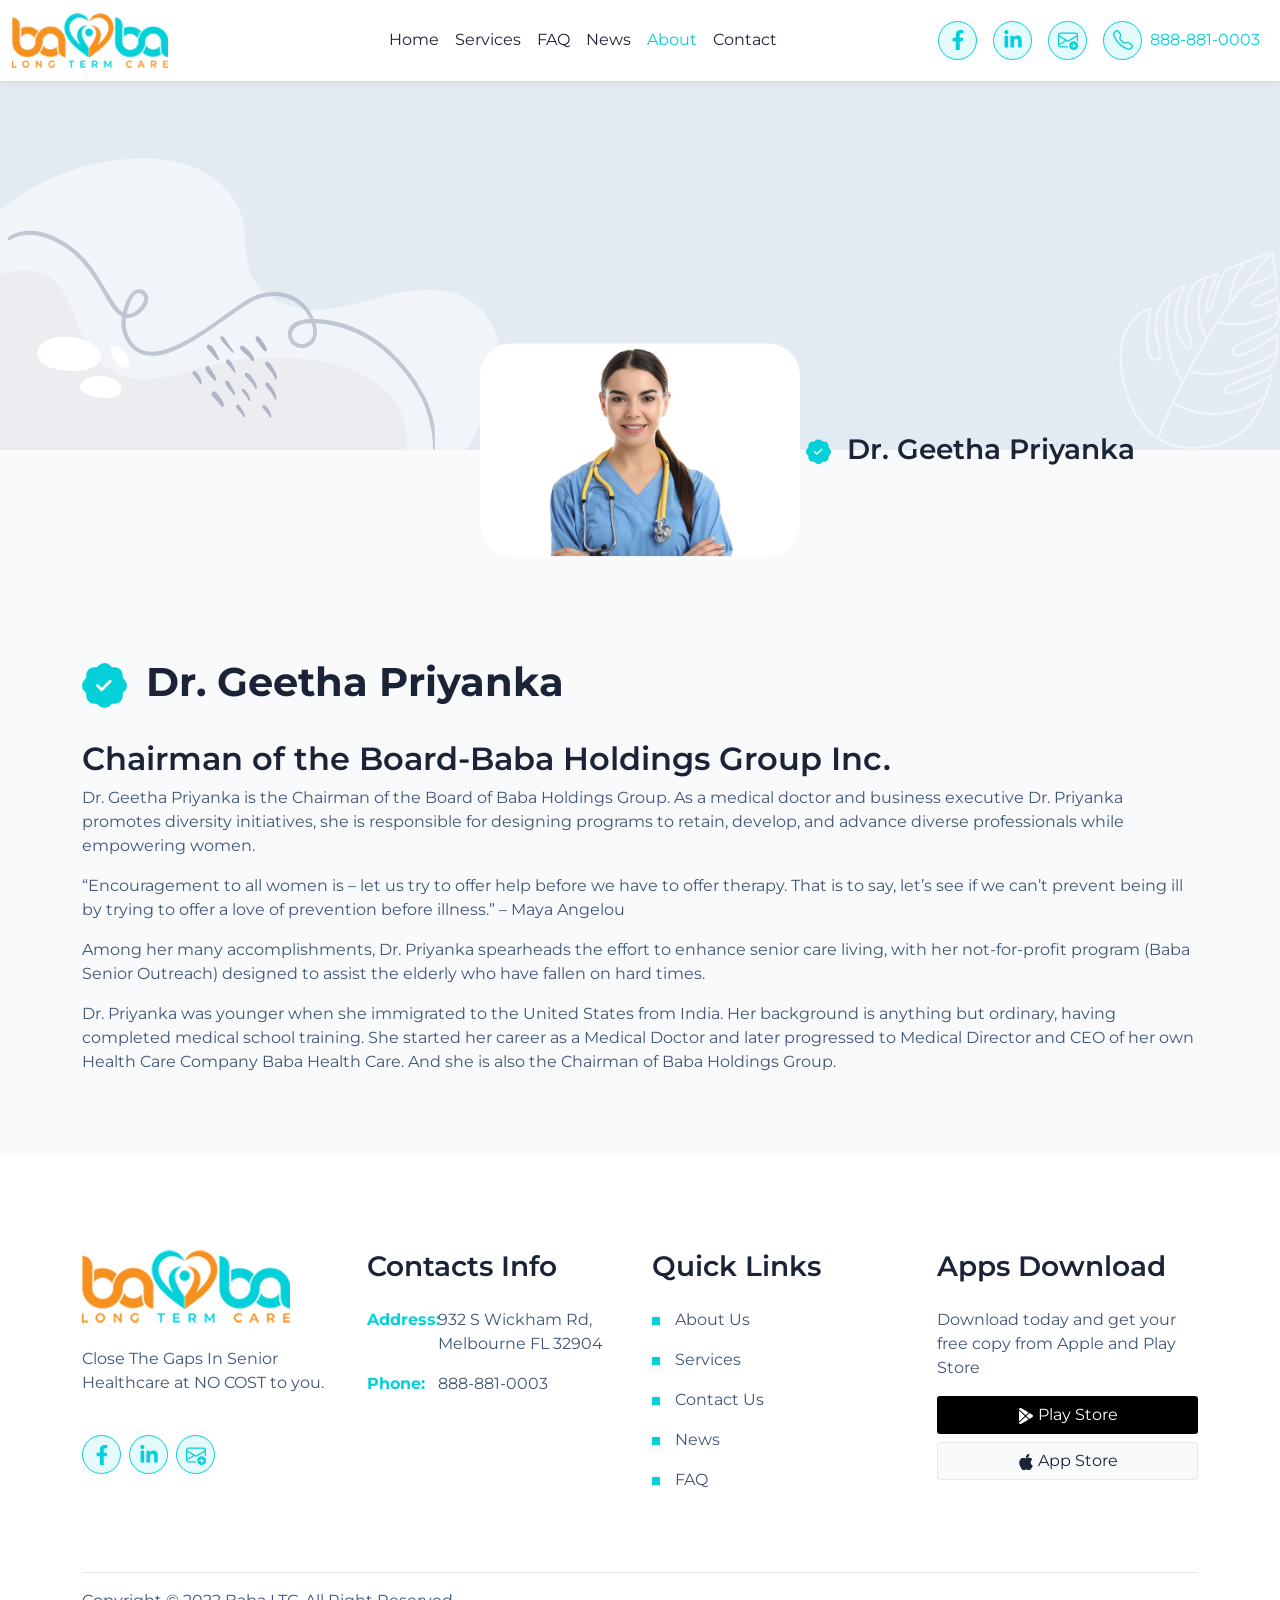
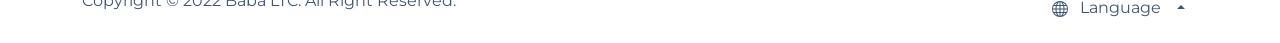
<file: pages/geetha-priyanka.html>
<!DOCTYPE html>
<html lang="en">
<head>
	<!-- Required meta tags -->
	<meta charset="utf-8">
	<meta name="viewport" content="width=device-width, initial-scale=1">
	<!-- Bootstrap CSS -->
	<link rel="stylesheet" type="text/css" href="./../assets/libraries/bootstrap/css/bootstrap.min.css">
	<!-- <link rel="stylesheet" href="https://unpkg.com/aos@next/dist/aos.css" /> -->

	<link rel="stylesheet" type="text/css" href="./../assets/css/style.css">
	<title class="text-capitalize">Senior healthcare at no cost to you.</title>
	<link rel="icon" href="./../assets/logo/fav-icon.png" sizes="32x32">
	<link rel="icon" href="./../assets/logo/fav-icon.png" sizes="192x192">
	<link rel="apple-touch-icon" href="./../assets/logo/fav-icon.png">

</head>
<body class="bg-gray-1">

	<!-- Headed -->
	<section class="">
		<!-- d-flex flex-column justify-content-center min-vh-100 -->
		<header class="position-relative">
			
			<!-- <div class="bg-home"></div> -->

			<div class="position-fixed w-100 top-0 start-0 end-0 z-index-12 navigation-nemu bg-sm-white">
				<nav class="navbar navbar-expand-lg pb-0 pt-1 py-lg-2 navbar-light">
					
					<div class="container-fluid">

						<a class="navbar-brand" href="./../index.html">
							<img src="./../assets/logo/logo.png" class="img-fluid w-sm-50 w-75">
						</a>

						<button class="navbar-toggler border-0 clr-green p-0 m-0" type="button" data-bs-toggle="collapse" data-bs-target="#navbarSupportedContent" aria-controls="navbarSupportedContent" aria-expanded="false" aria-label="Toggle navigation">
						<span class="">
							<svg xmlns="http://www.w3.org/2000/svg" width="50" height="40" viewBox="0 0 24 24" fill="currentColor" stroke="currentColor" stroke-width="2" stroke-linecap="round" stroke-linejoin="round" class="feather feather-menu">
								<line x1="3" y1="12" x2="21" y2="12"></line>
								<line x1="3" y1="6" x2="21" y2="6"></line>
								<line x1="3" y1="18" x2="21" y2="18"></line>
							</svg>
						</span>
						</button>

						<div class="collapse navbar-collapse" id="navbarSupportedContent">

							<ul class="navbar-nav mb-2 mb-lg-0 w-100 align-items-lg-center">

								<li class="nav-item ms-lg-auto">
									<a class="nav-link clr-black" aria-current="page" href="./../index.html">Home</a>
								</li>

								<li class="nav-item">
									<a class="nav-link clr-black" href="./services.html">Services</a>
								</li>

								<li class="nav-item">
									<a class="nav-link clr-black" href="./faq.html">FAQ</a>
								</li>

								<li class="nav-item">
									<!-- dropdown-toggle -->
									<a class="nav-link clr-black" href="./news.html">News</a>
								</li>

								<li class="nav-item">
									<a class="nav-link clr-black active" href="./about-us.html">About</a>
								</li>

								<li class="nav-item me-auto">
									<a class="nav-link clr-black" href="./contact.html">Contact</a>
								</li>

								<li class="nav-item">
									<a class="nav-link" href="#">
										<span class="social">
										<svg xmlns="http://www.w3.org/2000/svg" width="20" height="20" viewBox="0 0 320 512" fill="currentColor"><path d="M279.14 288l14.22-92.66h-88.91v-60.13c0-25.35 12.42-50.06 52.24-50.06h40.42V6.26S260.43 0 225.36 0c-73.22 0-121.08 44.38-121.08 124.72v70.62H22.89V288h81.39v224h100.17V288z"/></svg>
										</span>
									</a>
								</li>

								<li class="nav-item">
									<a class="nav-link" href="#">
										<span class="social">
											<svg xmlns="http://www.w3.org/2000/svg" fill="currentColor" width="20" height="20" viewBox="0 0 448 512"><path d="M100.28 448H7.4V148.9h92.88zM53.79 108.1C24.09 108.1 0 83.5 0 53.8a53.79 53.79 0 0 1 107.58 0c0 29.7-24.1 54.3-53.79 54.3zM447.9 448h-92.68V302.4c0-34.7-.7-79.2-48.29-79.2-48.29 0-55.69 37.7-55.69 76.7V448h-92.78V148.9h89.08v40.8h1.3c12.4-23.5 42.69-48.3 87.88-48.3 94 0 111.28 61.9 111.28 142.3V448z"/></svg>
										</span>
									</a>
								</li>

								<li class="nav-item">
									<a class="nav-link" href="#">
										<span class="social">
										<svg xmlns="http://www.w3.org/2000/svg" width="20" height="20" fill="currentColor" class="bi bi-envelope-plus" viewBox="0 0 16 16">
										  <path d="M2 2a2 2 0 0 0-2 2v8.01A2 2 0 0 0 2 14h5.5a.5.5 0 0 0 0-1H2a1 1 0 0 1-.966-.741l5.64-3.471L8 9.583l7-4.2V8.5a.5.5 0 0 0 1 0V4a2 2 0 0 0-2-2H2Zm3.708 6.208L1 11.105V5.383l4.708 2.825ZM1 4.217V4a1 1 0 0 1 1-1h12a1 1 0 0 1 1 1v.217l-7 4.2-7-4.2Z"/>
										  <path d="M16 12.5a3.5 3.5 0 1 1-7 0 3.5 3.5 0 0 1 7 0Zm-3.5-2a.5.5 0 0 0-.5.5v1h-1a.5.5 0 0 0 0 1h1v1a.5.5 0 0 0 1 0v-1h1a.5.5 0 0 0 0-1h-1v-1a.5.5 0 0 0-.5-.5Z"/>
										</svg>
										</span>
									</a>
								</li>

								<li class="nav-item">
									<a href="#" class="nav-link d-flex justify-content-lg-center align-items-center number">
										<div class="social">
											<svg xmlns="http://www.w3.org/2000/svg" width="20" height="20" fill="currentColor" class="bi bi-telephone" viewBox="0 0 16 16">
										 	 <path d="M3.654 1.328a.678.678 0 0 0-1.015-.063L1.605 2.3c-.483.484-.661 1.169-.45 1.77a17.568 17.568 0 0 0 4.168 6.608 17.569 17.569 0 0 0 6.608 4.168c.601.211 1.286.033 1.77-.45l1.034-1.034a.678.678 0 0 0-.063-1.015l-2.307-1.794a.678.678 0 0 0-.58-.122l-2.19.547a1.745 1.745 0 0 1-1.657-.459L5.482 8.062a1.745 1.745 0 0 1-.46-1.657l.548-2.19a.678.678 0 0 0-.122-.58L3.654 1.328zM1.884.511a1.745 1.745 0 0 1 2.612.163L6.29 2.98c.329.423.445.974.315 1.494l-.547 2.19a.678.678 0 0 0 .178.643l2.457 2.457a.678.678 0 0 0 .644.178l2.189-.547a1.745 1.745 0 0 1 1.494.315l2.306 1.794c.829.645.905 1.87.163 2.611l-1.034 1.034c-.74.74-1.846 1.065-2.877.702a18.634 18.634 0 0 1-7.01-4.42 18.634 18.634 0 0 1-4.42-7.009c-.362-1.03-.037-2.137.703-2.877L1.885.511z"/>
											</svg>
										</div>
										<div class="ms-2">888-881-0003</div>
									</a>
								</li>

							</ul>


						</div>

					</div>

				</nav>
			</div>

			<!-- vh-75 -->
			<div class="vh-35 vh-lg-50 bg-gray-3 d-flex justify-content-center align-items-center">
				<h2 class="pt-5 mt-5 ff-raleway-700 fs-50"></h2>
			</div>

			<img src="./../assets/img/bg-2.png" class="img-fluid d-none d-lg-inline-block z-index-10 position-absolute bottom-0 start-0">
			<img src="./../assets/img/bg-3.png" class="img-fluid d-none d-lg-inline-block z-index-10 position-absolute bottom-0 end-0">
		</header>

	</section>

	<!-- Image in the middle -->
	<section class="mb-5">
		<div class="position-relative h-100">
			<img src="./../assets/img/img-15.jpg" class="img-fluid w-50 w-lg-25 position-absolute z-index-10 top-0 start-50 translate-middle rounded-5">
			<h3 class="position-absolute start-63 z-index-10 top-n13 translate-middle-y d-none d-lg-inline-block">
				<span class="img-fluid clr-green">
					<svg xmlns="http://www.w3.org/2000/svg" width="25" height="25" fill="currentColor" class="bi bi-patch-check-fill" viewBox="0 0 16 16">
					  <path d="M10.067.87a2.89 2.89 0 0 0-4.134 0l-.622.638-.89-.011a2.89 2.89 0 0 0-2.924 2.924l.01.89-.636.622a2.89 2.89 0 0 0 0 4.134l.637.622-.011.89a2.89 2.89 0 0 0 2.924 2.924l.89-.01.622.636a2.89 2.89 0 0 0 4.134 0l.622-.637.89.011a2.89 2.89 0 0 0 2.924-2.924l-.01-.89.636-.622a2.89 2.89 0 0 0 0-4.134l-.637-.622.011-.89a2.89 2.89 0 0 0-2.924-2.924l-.89.01-.622-.636zm.287 5.984-3 3a.5.5 0 0 1-.708 0l-1.5-1.5a.5.5 0 1 1 .708-.708L7 8.793l2.646-2.647a.5.5 0 0 1 .708.708z"/>
					</svg>
				</span>

				<span class="ff-raleway-600 ps-2">
					Dr. Geetha Priyanka 
				</span>
			</h3>
		</div>
	</section>

	<section class="py-3">
		<div class="container mt-lg-5 pt-5">
			<h1 class="mt-5">
				<span class="img-fluid clr-green">
					<svg xmlns="http://www.w3.org/2000/svg" width="45" height="45" fill="currentColor" class="bi bi-patch-check-fill" viewBox="0 0 16 16">
					  <path d="M10.067.87a2.89 2.89 0 0 0-4.134 0l-.622.638-.89-.011a2.89 2.89 0 0 0-2.924 2.924l.01.89-.636.622a2.89 2.89 0 0 0 0 4.134l.637.622-.011.89a2.89 2.89 0 0 0 2.924 2.924l.89-.01.622.636a2.89 2.89 0 0 0 4.134 0l.622-.637.89.011a2.89 2.89 0 0 0 2.924-2.924l-.01-.89.636-.622a2.89 2.89 0 0 0 0-4.134l-.637-.622.011-.89a2.89 2.89 0 0 0-2.924-2.924l-.89.01-.622-.636zm.287 5.984-3 3a.5.5 0 0 1-.708 0l-1.5-1.5a.5.5 0 1 1 .708-.708L7 8.793l2.646-2.647a.5.5 0 0 1 .708.708z"/>
					</svg>
				</span>

				<span class="clr-black ff-raleway-700 ps-2">
					Dr. Geetha Priyanka
				</span>
			</h1>

			<h2 class="ff-raleway-600 clr-black pt-4">
				Chairman of the Board-Baba Holdings Group Inc.  
			</h2>
		</div>

		<div class="container clr-gray-2">
			<p>
				Dr. Geetha Priyanka is the Chairman of the Board of Baba Holdings Group. As a medical doctor and business executive Dr. Priyanka promotes diversity initiatives, she is responsible for designing programs to retain, develop, and advance diverse professionals while empowering women.  
			</p>

			<p>
				“Encouragement to all women is – let us try to offer help before we have to offer therapy. That is to say, let’s see if we can’t prevent being ill by trying to offer a love of prevention before illness.” – Maya Angelou 
			</p>

			<p>
				Among her many accomplishments, Dr. Priyanka spearheads the effort to enhance senior care living, with her not-for-profit program (Baba Senior Outreach) designed to assist the elderly who have fallen on hard times. 
			</p>

			<p>
				Dr. Priyanka was younger when she immigrated to the United States from India. Her background is anything but ordinary, having completed medical school training. She started her career as a Medical Doctor and later progressed to Medical Director and CEO of her own Health Care Company Baba Health Care. And she is also the Chairman of Baba Holdings Group. 
			</p>
			
		</div>
	</section>



	<!-- Footer -->
	<footer class="bg-white clr-gray-2 mt-5 pt-5">
		<section class="container pt-5">
		<div class="row">

			<div class="col-lg-3">
				<div>
					<a href="./../index.html">
						<img src="./../assets/logo/logo.png">
					</a>
				</div>
				<p class="py-4">
					Close The Gaps In Senior Healthcare at NO COST to you.
				</p>
				<ul class="d-flex list-unstyled">
					<li class="nav-item me-2">
						<a class="nav-link" href="#">
							<span class="social">
							<svg xmlns="http://www.w3.org/2000/svg" width="20" height="20" viewBox="0 0 320 512" fill="currentColor">
								<path d="M279.14 288l14.22-92.66h-88.91v-60.13c0-25.35 12.42-50.06 52.24-50.06h40.42V6.26S260.43 0 225.36 0c-73.22 0-121.08 44.38-121.08 124.72v70.62H22.89V288h81.39v224h100.17V288z"/></svg>
							</span>
						</a>
					</li>

					<li class="nav-item me-2">
						<a class="nav-link" href="#">
							<span class="social">
								<svg xmlns="http://www.w3.org/2000/svg" fill="currentColor" width="20" height="20" viewBox="0 0 448 512"><path d="M100.28 448H7.4V148.9h92.88zM53.79 108.1C24.09 108.1 0 83.5 0 53.8a53.79 53.79 0 0 1 107.58 0c0 29.7-24.1 54.3-53.79 54.3zM447.9 448h-92.68V302.4c0-34.7-.7-79.2-48.29-79.2-48.29 0-55.69 37.7-55.69 76.7V448h-92.78V148.9h89.08v40.8h1.3c12.4-23.5 42.69-48.3 87.88-48.3 94 0 111.28 61.9 111.28 142.3V448z"/></svg>
							</span>
						</a>
					</li>

					<li class="nav-item me-2">
						<a class="nav-link" href="#">
							<span class="social">
							<svg xmlns="http://www.w3.org/2000/svg" width="20" height="20" fill="currentColor" class="bi bi-envelope-plus" viewBox="0 0 16 16">
							  <path d="M2 2a2 2 0 0 0-2 2v8.01A2 2 0 0 0 2 14h5.5a.5.5 0 0 0 0-1H2a1 1 0 0 1-.966-.741l5.64-3.471L8 9.583l7-4.2V8.5a.5.5 0 0 0 1 0V4a2 2 0 0 0-2-2H2Zm3.708 6.208L1 11.105V5.383l4.708 2.825ZM1 4.217V4a1 1 0 0 1 1-1h12a1 1 0 0 1 1 1v.217l-7 4.2-7-4.2Z"/>
							  <path d="M16 12.5a3.5 3.5 0 1 1-7 0 3.5 3.5 0 0 1 7 0Zm-3.5-2a.5.5 0 0 0-.5.5v1h-1a.5.5 0 0 0 0 1h1v1a.5.5 0 0 0 1 0v-1h1a.5.5 0 0 0 0-1h-1v-1a.5.5 0 0 0-.5-.5Z"/>
							</svg>
							</span>
						</a>
					</li>					

				</ul>
			</div>
			<div class="col-lg-3">
				<h3 class="pb-3 ff-raleway-600 clr-black">Contacts Info</h3>
				
				<div class="row pb-3">
					<div class="col-lg-3"><span class="clr-green fw-bold">Address:</span></div>
					<div class="col-lg-9"> 932 S Wickham Rd, Melbourne FL 32904</div>
				</div>

				<div class="row pb-3">
					<div class="col-lg-3"><span class="clr-green fw-bold">Phone:</span></div>
					<div class="col-lg-9"> 888-881-0003</div>
				</div>
			</div>
			<div class="col-lg-3">
				<h3 class="pb-3 ff-raleway-600 clr-black">Quick Links</h3>
				<ul class="list-unstyled">
					<li class="pb-3"><span class="cub"></span><a href="./about-us.html" class="clr-gray-2">About Us</a></li>
					<li class="pb-3"><span class="cub"></span><a href="./services.html" class="clr-gray-2">Services</a></li>
					<li class="pb-3"><span class="cub"></span><a href="./contact.html" class="clr-gray-2">Contact Us</a></li>
					<li class="pb-3"><span class="cub"></span><a href="./news.html" class="clr-gray-2">News</a></li>
					<li class="pb-3"><span class="cub"></span><a href="./faq.html" class="clr-gray-2">FAQ</a></li>
				</ul>
			</div>

			<div class="col-lg-3">
				<h3 class="pb-3 ff-raleway-600 clr-black">Apps Download</h3>
				<p>
					Download today and get your free copy from Apple and Play Store
				</p>

				<div class="d-grid gap-2">
					<button class="btn bg-black text-white" type="button">
						<span>
							<svg xmlns="http://www.w3.org/2000/svg" width="16" height="16" fill="currentColor" class="bi bi-google-play" viewBox="0 0 16 16">
							  <path d="M14.222 9.374c1.037-.61 1.037-2.137 0-2.748L11.528 5.04 8.32 8l3.207 2.96 2.694-1.586Zm-3.595 2.116L7.583 8.68 1.03 14.73c.201 1.029 1.36 1.61 2.303 1.055l7.294-4.295ZM1 13.396V2.603L6.846 8 1 13.396ZM1.03 1.27l6.553 6.05 3.044-2.81L3.333.215C2.39-.341 1.231.24 1.03 1.27Z"/>
							</svg>
						</span>
						<span>Play Store</span>
					</button>
					<button class="btn bg-gray-1 clr-black border-app-store" type="button">
						<span>
							<svg xmlns="http://www.w3.org/2000/svg" width="16" height="16" fill="currentColor" class="bi bi-apple" viewBox="0 0 16 16">
							  <path d="M11.182.008C11.148-.03 9.923.023 8.857 1.18c-1.066 1.156-.902 2.482-.878 2.516.024.034 1.52.087 2.475-1.258.955-1.345.762-2.391.728-2.43Zm3.314 11.733c-.048-.096-2.325-1.234-2.113-3.422.212-2.189 1.675-2.789 1.698-2.854.023-.065-.597-.79-1.254-1.157a3.692 3.692 0 0 0-1.563-.434c-.108-.003-.483-.095-1.254.116-.508.139-1.653.589-1.968.607-.316.018-1.256-.522-2.267-.665-.647-.125-1.333.131-1.824.328-.49.196-1.422.754-2.074 2.237-.652 1.482-.311 3.83-.067 4.56.244.729.625 1.924 1.273 2.796.576.984 1.34 1.667 1.659 1.899.319.232 1.219.386 1.843.067.502-.308 1.408-.485 1.766-.472.357.013 1.061.154 1.782.539.571.197 1.111.115 1.652-.105.541-.221 1.324-1.059 2.238-2.758.347-.79.505-1.217.473-1.282Z"/>
							  <path d="M11.182.008C11.148-.03 9.923.023 8.857 1.18c-1.066 1.156-.902 2.482-.878 2.516.024.034 1.52.087 2.475-1.258.955-1.345.762-2.391.728-2.43Zm3.314 11.733c-.048-.096-2.325-1.234-2.113-3.422.212-2.189 1.675-2.789 1.698-2.854.023-.065-.597-.79-1.254-1.157a3.692 3.692 0 0 0-1.563-.434c-.108-.003-.483-.095-1.254.116-.508.139-1.653.589-1.968.607-.316.018-1.256-.522-2.267-.665-.647-.125-1.333.131-1.824.328-.49.196-1.422.754-2.074 2.237-.652 1.482-.311 3.83-.067 4.56.244.729.625 1.924 1.273 2.796.576.984 1.34 1.667 1.659 1.899.319.232 1.219.386 1.843.067.502-.308 1.408-.485 1.766-.472.357.013 1.061.154 1.782.539.571.197 1.111.115 1.652-.105.541-.221 1.324-1.059 2.238-2.758.347-.79.505-1.217.473-1.282Z"/>
							</svg>
						</span>
						<span>
							App Store
						</span>
					</button>
				</div>
			</div>
			
		</div>
		
		<div class="d-flex justify-content-between mt-5 py-3 hr">
			<div>
				Copyright © 2022 Baba LTC. All Right Reserved.
			</div>

			<div class=" dropup">
			  <button class="btn dropdown-toggle clr-gray-2" type="button" data-bs-toggle="dropdown" aria-expanded="false">
			  	<span class="me-2">
			  		<svg xmlns="http://www.w3.org/2000/svg" width="16" height="16" fill="currentColor" class="bi bi-globe" viewBox="0 0 16 16">
					  <path d="M0 8a8 8 0 1 1 16 0A8 8 0 0 1 0 8zm7.5-6.923c-.67.204-1.335.82-1.887 1.855A7.97 7.97 0 0 0 5.145 4H7.5V1.077zM4.09 4a9.267 9.267 0 0 1 .64-1.539 6.7 6.7 0 0 1 .597-.933A7.025 7.025 0 0 0 2.255 4H4.09zm-.582 3.5c.03-.877.138-1.718.312-2.5H1.674a6.958 6.958 0 0 0-.656 2.5h2.49zM4.847 5a12.5 12.5 0 0 0-.338 2.5H7.5V5H4.847zM8.5 5v2.5h2.99a12.495 12.495 0 0 0-.337-2.5H8.5zM4.51 8.5a12.5 12.5 0 0 0 .337 2.5H7.5V8.5H4.51zm3.99 0V11h2.653c.187-.765.306-1.608.338-2.5H8.5zM5.145 12c.138.386.295.744.468 1.068.552 1.035 1.218 1.65 1.887 1.855V12H5.145zm.182 2.472a6.696 6.696 0 0 1-.597-.933A9.268 9.268 0 0 1 4.09 12H2.255a7.024 7.024 0 0 0 3.072 2.472zM3.82 11a13.652 13.652 0 0 1-.312-2.5h-2.49c.062.89.291 1.733.656 2.5H3.82zm6.853 3.472A7.024 7.024 0 0 0 13.745 12H11.91a9.27 9.27 0 0 1-.64 1.539 6.688 6.688 0 0 1-.597.933zM8.5 12v2.923c.67-.204 1.335-.82 1.887-1.855.173-.324.33-.682.468-1.068H8.5zm3.68-1h2.146c.365-.767.594-1.61.656-2.5h-2.49a13.65 13.65 0 0 1-.312 2.5zm2.802-3.5a6.959 6.959 0 0 0-.656-2.5H12.18c.174.782.282 1.623.312 2.5h2.49zM11.27 2.461c.247.464.462.98.64 1.539h1.835a7.024 7.024 0 0 0-3.072-2.472c.218.284.418.598.597.933zM10.855 4a7.966 7.966 0 0 0-.468-1.068C9.835 1.897 9.17 1.282 8.5 1.077V4h2.355z"/>
					</svg>
			  	</span>
			  	<span class="me-2">Language</span>
			  	
			  </button>
			  <ul class="dropdown-menu">
			    <li><a class="dropdown-item clr-gray-2" href="#">English</a></li>
			    <li><a class="dropdown-item clr-gray-2" href="#">Espagnole</a></li>
			  </ul>
			</div>

		</div>
		</section>
	</footer>
	

	<!-- Bootstrap JavaScript: Bundle with Popper -->
	<script type="text/javascript" src="./../assets/libraries/bootstrap/js/bootstrap.bundle.min.js"></script>
	<!-- <script src="https://unpkg.com/aos@next/dist/aos.js"></script> -->
	<script>
		// AOS.init();
	</script>
	<script type="text/javascript" src="./../assets/js/scripts.js"></script>
</body>
</html>
</file>
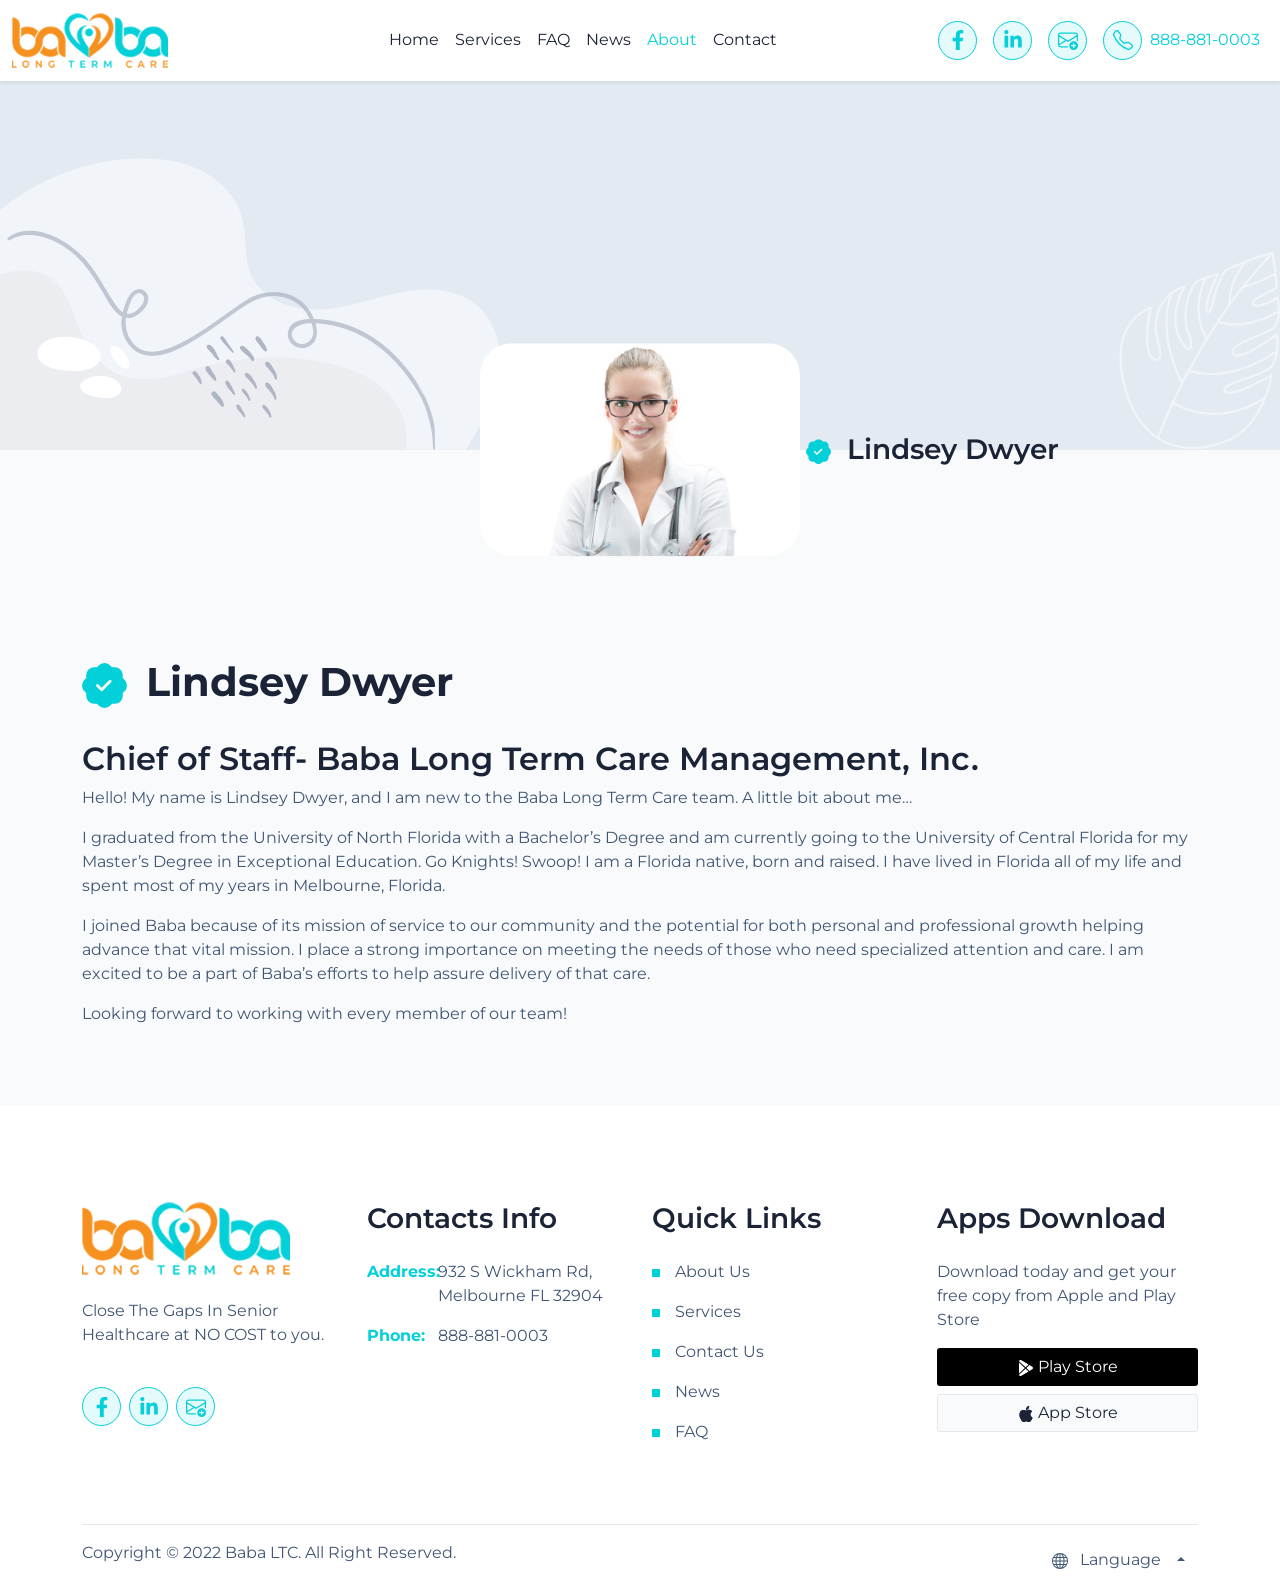
<file: pages/lindsey-dwyer.html>
<!DOCTYPE html>
<html lang="en">
<head>
	<!-- Required meta tags -->
	<meta charset="utf-8">
	<meta name="viewport" content="width=device-width, initial-scale=1">
	<!-- Bootstrap CSS -->
	<link rel="stylesheet" type="text/css" href="./../assets/libraries/bootstrap/css/bootstrap.min.css">
	<!-- <link rel="stylesheet" href="https://unpkg.com/aos@next/dist/aos.css" /> -->

	<link rel="stylesheet" type="text/css" href="./../assets/css/style.css">
	<title class="text-capitalize">Senior healthcare at no cost to you.</title>
	<link rel="icon" href="./../assets/logo/fav-icon.png" sizes="32x32">
	<link rel="icon" href="./../assets/logo/fav-icon.png" sizes="192x192">
	<link rel="apple-touch-icon" href="./../assets/logo/fav-icon.png">

</head>
<body class="bg-gray-1">

	<!-- Headed -->
	<section class="">
		<!-- d-flex flex-column justify-content-center min-vh-100 -->
		<header class="position-relative">
			
			<!-- <div class="bg-home"></div> -->

			<div class="position-fixed w-100 top-0 start-0 end-0 z-index-12 navigation-nemu bg-sm-white">
				<nav class="navbar navbar-expand-lg pb-0 pt-1 py-lg-2 navbar-light">
					
					<div class="container-fluid">

						<a class="navbar-brand" href="./../index.html">
							<img src="./../assets/logo/logo.png" class="img-fluid w-sm-50 w-75">
						</a>

						<button class="navbar-toggler border-0 clr-green p-0 m-0" type="button" data-bs-toggle="collapse" data-bs-target="#navbarSupportedContent" aria-controls="navbarSupportedContent" aria-expanded="false" aria-label="Toggle navigation">
						<span class="">
							<svg xmlns="http://www.w3.org/2000/svg" width="50" height="40" viewBox="0 0 24 24" fill="currentColor" stroke="currentColor" stroke-width="2" stroke-linecap="round" stroke-linejoin="round" class="feather feather-menu">
								<line x1="3" y1="12" x2="21" y2="12"></line>
								<line x1="3" y1="6" x2="21" y2="6"></line>
								<line x1="3" y1="18" x2="21" y2="18"></line>
							</svg>
						</span>
						</button>

						<div class="collapse navbar-collapse" id="navbarSupportedContent">

							<ul class="navbar-nav mb-2 mb-lg-0 w-100 align-items-lg-center">

								<li class="nav-item ms-lg-auto">
									<a class="nav-link clr-black" aria-current="page" href="./../index.html">Home</a>
								</li>

								<li class="nav-item">
									<a class="nav-link clr-black" href="./services.html">Services</a>
								</li>

								<li class="nav-item">
									<a class="nav-link clr-black" href="./faq.html">FAQ</a>
								</li>

								<li class="nav-item">
									<!-- dropdown-toggle -->
									<a class="nav-link clr-black" href="./news.html">News</a>
								</li>

								<li class="nav-item">
									<a class="nav-link clr-black active" href="./about-us.html">About</a>
								</li>

								<li class="nav-item me-auto">
									<a class="nav-link clr-black" href="./contact.html">Contact</a>
								</li>

								<li class="nav-item">
									<a class="nav-link" href="#">
										<span class="social">
										<svg xmlns="http://www.w3.org/2000/svg" width="20" height="20" viewBox="0 0 320 512" fill="currentColor"><path d="M279.14 288l14.22-92.66h-88.91v-60.13c0-25.35 12.42-50.06 52.24-50.06h40.42V6.26S260.43 0 225.36 0c-73.22 0-121.08 44.38-121.08 124.72v70.62H22.89V288h81.39v224h100.17V288z"/></svg>
										</span>
									</a>
								</li>

								<li class="nav-item">
									<a class="nav-link" href="#">
										<span class="social">
											<svg xmlns="http://www.w3.org/2000/svg" fill="currentColor" width="20" height="20" viewBox="0 0 448 512"><path d="M100.28 448H7.4V148.9h92.88zM53.79 108.1C24.09 108.1 0 83.5 0 53.8a53.79 53.79 0 0 1 107.58 0c0 29.7-24.1 54.3-53.79 54.3zM447.9 448h-92.68V302.4c0-34.7-.7-79.2-48.29-79.2-48.29 0-55.69 37.7-55.69 76.7V448h-92.78V148.9h89.08v40.8h1.3c12.4-23.5 42.69-48.3 87.88-48.3 94 0 111.28 61.9 111.28 142.3V448z"/></svg>
										</span>
									</a>
								</li>

								<li class="nav-item">
									<a class="nav-link" href="#">
										<span class="social">
										<svg xmlns="http://www.w3.org/2000/svg" width="20" height="20" fill="currentColor" class="bi bi-envelope-plus" viewBox="0 0 16 16">
										  <path d="M2 2a2 2 0 0 0-2 2v8.01A2 2 0 0 0 2 14h5.5a.5.5 0 0 0 0-1H2a1 1 0 0 1-.966-.741l5.64-3.471L8 9.583l7-4.2V8.5a.5.5 0 0 0 1 0V4a2 2 0 0 0-2-2H2Zm3.708 6.208L1 11.105V5.383l4.708 2.825ZM1 4.217V4a1 1 0 0 1 1-1h12a1 1 0 0 1 1 1v.217l-7 4.2-7-4.2Z"/>
										  <path d="M16 12.5a3.5 3.5 0 1 1-7 0 3.5 3.5 0 0 1 7 0Zm-3.5-2a.5.5 0 0 0-.5.5v1h-1a.5.5 0 0 0 0 1h1v1a.5.5 0 0 0 1 0v-1h1a.5.5 0 0 0 0-1h-1v-1a.5.5 0 0 0-.5-.5Z"/>
										</svg>
										</span>
									</a>
								</li>

								<li class="nav-item">
									<a href="#" class="nav-link d-flex justify-content-lg-center align-items-center number">
										<div class="social">
											<svg xmlns="http://www.w3.org/2000/svg" width="20" height="20" fill="currentColor" class="bi bi-telephone" viewBox="0 0 16 16">
										 	 <path d="M3.654 1.328a.678.678 0 0 0-1.015-.063L1.605 2.3c-.483.484-.661 1.169-.45 1.77a17.568 17.568 0 0 0 4.168 6.608 17.569 17.569 0 0 0 6.608 4.168c.601.211 1.286.033 1.77-.45l1.034-1.034a.678.678 0 0 0-.063-1.015l-2.307-1.794a.678.678 0 0 0-.58-.122l-2.19.547a1.745 1.745 0 0 1-1.657-.459L5.482 8.062a1.745 1.745 0 0 1-.46-1.657l.548-2.19a.678.678 0 0 0-.122-.58L3.654 1.328zM1.884.511a1.745 1.745 0 0 1 2.612.163L6.29 2.98c.329.423.445.974.315 1.494l-.547 2.19a.678.678 0 0 0 .178.643l2.457 2.457a.678.678 0 0 0 .644.178l2.189-.547a1.745 1.745 0 0 1 1.494.315l2.306 1.794c.829.645.905 1.87.163 2.611l-1.034 1.034c-.74.74-1.846 1.065-2.877.702a18.634 18.634 0 0 1-7.01-4.42 18.634 18.634 0 0 1-4.42-7.009c-.362-1.03-.037-2.137.703-2.877L1.885.511z"/>
											</svg>
										</div>
										<div class="ms-2">888-881-0003</div>
									</a>
								</li>

							</ul>


						</div>

					</div>

				</nav>
			</div>

			<!-- vh-75 -->
			<div class="vh-35 vh-lg-50 bg-gray-3 d-flex justify-content-center align-items-center">
				<h2 class="pt-5 mt-5 ff-raleway-700 fs-50"></h2>
			</div>

			<img src="./../assets/img/bg-2.png" class="img-fluid d-none d-lg-inline-block z-index-10 position-absolute bottom-0 start-0">
			<img src="./../assets/img/bg-3.png" class="img-fluid d-none d-lg-inline-block z-index-10 position-absolute bottom-0 end-0">
		</header>

	</section>

	<!-- Image in the middle -->
	<section class="mb-5">
		<div class="position-relative h-100">
			<img src="./../assets/img/img-14.jpg" class="img-fluid w-50 w-lg-25 position-absolute z-index-10 top-0 start-50 translate-middle rounded-5">
			<h3 class="position-absolute start-63 z-index-10 top-n13 translate-middle-y d-none d-lg-inline-block">
				<span class="img-fluid clr-green">
					<svg xmlns="http://www.w3.org/2000/svg" width="25" height="25" fill="currentColor" class="bi bi-patch-check-fill" viewBox="0 0 16 16">
					  <path d="M10.067.87a2.89 2.89 0 0 0-4.134 0l-.622.638-.89-.011a2.89 2.89 0 0 0-2.924 2.924l.01.89-.636.622a2.89 2.89 0 0 0 0 4.134l.637.622-.011.89a2.89 2.89 0 0 0 2.924 2.924l.89-.01.622.636a2.89 2.89 0 0 0 4.134 0l.622-.637.89.011a2.89 2.89 0 0 0 2.924-2.924l-.01-.89.636-.622a2.89 2.89 0 0 0 0-4.134l-.637-.622.011-.89a2.89 2.89 0 0 0-2.924-2.924l-.89.01-.622-.636zm.287 5.984-3 3a.5.5 0 0 1-.708 0l-1.5-1.5a.5.5 0 1 1 .708-.708L7 8.793l2.646-2.647a.5.5 0 0 1 .708.708z"/>
					</svg>
				</span>

				<span class="ff-raleway-600 ps-2">
					Lindsey Dwyer 
				</span>
			</h3>
		</div>
	</section>

	<section class="py-3">
		<div class="container mt-lg-5 pt-5">
			<h1 class="mt-5">
				<span class="img-fluid clr-green">
					<svg xmlns="http://www.w3.org/2000/svg" width="45" height="45" fill="currentColor" class="bi bi-patch-check-fill" viewBox="0 0 16 16">
					  <path d="M10.067.87a2.89 2.89 0 0 0-4.134 0l-.622.638-.89-.011a2.89 2.89 0 0 0-2.924 2.924l.01.89-.636.622a2.89 2.89 0 0 0 0 4.134l.637.622-.011.89a2.89 2.89 0 0 0 2.924 2.924l.89-.01.622.636a2.89 2.89 0 0 0 4.134 0l.622-.637.89.011a2.89 2.89 0 0 0 2.924-2.924l-.01-.89.636-.622a2.89 2.89 0 0 0 0-4.134l-.637-.622.011-.89a2.89 2.89 0 0 0-2.924-2.924l-.89.01-.622-.636zm.287 5.984-3 3a.5.5 0 0 1-.708 0l-1.5-1.5a.5.5 0 1 1 .708-.708L7 8.793l2.646-2.647a.5.5 0 0 1 .708.708z"/>
					</svg>
				</span>

				<span class="clr-black ff-raleway-700 ps-2">
					Lindsey Dwyer 
				</span>
			</h1>

			<h2 class="ff-raleway-600 clr-black pt-4">
				Chief of Staff- Baba Long Term Care Management, Inc.   
			</h2>
		</div>

		<div class="container clr-gray-2">
			<p>
				Hello! My name is Lindsey Dwyer, and I am new to the Baba Long Term Care team. A little bit about me… 
			</p>

			<p>
				I graduated from the University of North Florida with a Bachelor’s Degree and am currently going to the University of Central Florida for my Master’s Degree in Exceptional Education. Go Knights! Swoop! I am a Florida native, born and raised. I have lived in Florida all of my life and spent most of my years in Melbourne, Florida. 
			</p>

			<p>
				I joined Baba because of its mission of service to our community and the potential for both personal and professional growth helping advance that vital mission. I place a strong importance on meeting the needs of those who need specialized attention and care. I am excited to be a part of Baba’s efforts to help assure delivery of that care. 
			</p>
			<p>
				Looking forward to working with every member of our team! 
			</p>
			
		</div>
	</section>



	<!-- Footer -->
	<footer class="bg-white clr-gray-2 mt-5 pt-5">
		<section class="container pt-5">
		<div class="row">

			<div class="col-lg-3">
				<div>
					<a href="./../index.html">
						<img src="./../assets/logo/logo.png">
					</a>
				</div>
				<p class="py-4">
					Close The Gaps In Senior Healthcare at NO COST to you.
				</p>
				<ul class="d-flex list-unstyled">
					<li class="nav-item me-2">
						<a class="nav-link" href="#">
							<span class="social">
							<svg xmlns="http://www.w3.org/2000/svg" width="20" height="20" viewBox="0 0 320 512" fill="currentColor">
								<path d="M279.14 288l14.22-92.66h-88.91v-60.13c0-25.35 12.42-50.06 52.24-50.06h40.42V6.26S260.43 0 225.36 0c-73.22 0-121.08 44.38-121.08 124.72v70.62H22.89V288h81.39v224h100.17V288z"/></svg>
							</span>
						</a>
					</li>

					<li class="nav-item me-2">
						<a class="nav-link" href="#">
							<span class="social">
								<svg xmlns="http://www.w3.org/2000/svg" fill="currentColor" width="20" height="20" viewBox="0 0 448 512"><path d="M100.28 448H7.4V148.9h92.88zM53.79 108.1C24.09 108.1 0 83.5 0 53.8a53.79 53.79 0 0 1 107.58 0c0 29.7-24.1 54.3-53.79 54.3zM447.9 448h-92.68V302.4c0-34.7-.7-79.2-48.29-79.2-48.29 0-55.69 37.7-55.69 76.7V448h-92.78V148.9h89.08v40.8h1.3c12.4-23.5 42.69-48.3 87.88-48.3 94 0 111.28 61.9 111.28 142.3V448z"/></svg>
							</span>
						</a>
					</li>

					<li class="nav-item me-2">
						<a class="nav-link" href="#">
							<span class="social">
							<svg xmlns="http://www.w3.org/2000/svg" width="20" height="20" fill="currentColor" class="bi bi-envelope-plus" viewBox="0 0 16 16">
							  <path d="M2 2a2 2 0 0 0-2 2v8.01A2 2 0 0 0 2 14h5.5a.5.5 0 0 0 0-1H2a1 1 0 0 1-.966-.741l5.64-3.471L8 9.583l7-4.2V8.5a.5.5 0 0 0 1 0V4a2 2 0 0 0-2-2H2Zm3.708 6.208L1 11.105V5.383l4.708 2.825ZM1 4.217V4a1 1 0 0 1 1-1h12a1 1 0 0 1 1 1v.217l-7 4.2-7-4.2Z"/>
							  <path d="M16 12.5a3.5 3.5 0 1 1-7 0 3.5 3.5 0 0 1 7 0Zm-3.5-2a.5.5 0 0 0-.5.5v1h-1a.5.5 0 0 0 0 1h1v1a.5.5 0 0 0 1 0v-1h1a.5.5 0 0 0 0-1h-1v-1a.5.5 0 0 0-.5-.5Z"/>
							</svg>
							</span>
						</a>
					</li>					

				</ul>
			</div>
			<div class="col-lg-3">
				<h3 class="pb-3 ff-raleway-600 clr-black">Contacts Info</h3>
				
				<div class="row pb-3">
					<div class="col-lg-3"><span class="clr-green fw-bold">Address:</span></div>
					<div class="col-lg-9"> 932 S Wickham Rd, Melbourne FL 32904</div>
				</div>

				<div class="row pb-3">
					<div class="col-lg-3"><span class="clr-green fw-bold">Phone:</span></div>
					<div class="col-lg-9"> 888-881-0003</div>
				</div>
			</div>
			<div class="col-lg-3">
				<h3 class="pb-3 ff-raleway-600 clr-black">Quick Links</h3>
				<ul class="list-unstyled">
					<li class="pb-3"><span class="cub"></span><a href="./about-us.html" class="clr-gray-2">About Us</a></li>
					<li class="pb-3"><span class="cub"></span><a href="./services.html" class="clr-gray-2">Services</a></li>
					<li class="pb-3"><span class="cub"></span><a href="./contact.html" class="clr-gray-2">Contact Us</a></li>
					<li class="pb-3"><span class="cub"></span><a href="./news.html" class="clr-gray-2">News</a></li>
					<li class="pb-3"><span class="cub"></span><a href="./faq.html" class="clr-gray-2">FAQ</a></li>
				</ul>
			</div>

			<div class="col-lg-3">
				<h3 class="pb-3 ff-raleway-600 clr-black">Apps Download</h3>
				<p>
					Download today and get your free copy from Apple and Play Store
				</p>

				<div class="d-grid gap-2">
					<button class="btn bg-black text-white" type="button">
						<span>
							<svg xmlns="http://www.w3.org/2000/svg" width="16" height="16" fill="currentColor" class="bi bi-google-play" viewBox="0 0 16 16">
							  <path d="M14.222 9.374c1.037-.61 1.037-2.137 0-2.748L11.528 5.04 8.32 8l3.207 2.96 2.694-1.586Zm-3.595 2.116L7.583 8.68 1.03 14.73c.201 1.029 1.36 1.61 2.303 1.055l7.294-4.295ZM1 13.396V2.603L6.846 8 1 13.396ZM1.03 1.27l6.553 6.05 3.044-2.81L3.333.215C2.39-.341 1.231.24 1.03 1.27Z"/>
							</svg>
						</span>
						<span>Play Store</span>
					</button>
					<button class="btn bg-gray-1 clr-black border-app-store" type="button">
						<span>
							<svg xmlns="http://www.w3.org/2000/svg" width="16" height="16" fill="currentColor" class="bi bi-apple" viewBox="0 0 16 16">
							  <path d="M11.182.008C11.148-.03 9.923.023 8.857 1.18c-1.066 1.156-.902 2.482-.878 2.516.024.034 1.52.087 2.475-1.258.955-1.345.762-2.391.728-2.43Zm3.314 11.733c-.048-.096-2.325-1.234-2.113-3.422.212-2.189 1.675-2.789 1.698-2.854.023-.065-.597-.79-1.254-1.157a3.692 3.692 0 0 0-1.563-.434c-.108-.003-.483-.095-1.254.116-.508.139-1.653.589-1.968.607-.316.018-1.256-.522-2.267-.665-.647-.125-1.333.131-1.824.328-.49.196-1.422.754-2.074 2.237-.652 1.482-.311 3.83-.067 4.56.244.729.625 1.924 1.273 2.796.576.984 1.34 1.667 1.659 1.899.319.232 1.219.386 1.843.067.502-.308 1.408-.485 1.766-.472.357.013 1.061.154 1.782.539.571.197 1.111.115 1.652-.105.541-.221 1.324-1.059 2.238-2.758.347-.79.505-1.217.473-1.282Z"/>
							  <path d="M11.182.008C11.148-.03 9.923.023 8.857 1.18c-1.066 1.156-.902 2.482-.878 2.516.024.034 1.52.087 2.475-1.258.955-1.345.762-2.391.728-2.43Zm3.314 11.733c-.048-.096-2.325-1.234-2.113-3.422.212-2.189 1.675-2.789 1.698-2.854.023-.065-.597-.79-1.254-1.157a3.692 3.692 0 0 0-1.563-.434c-.108-.003-.483-.095-1.254.116-.508.139-1.653.589-1.968.607-.316.018-1.256-.522-2.267-.665-.647-.125-1.333.131-1.824.328-.49.196-1.422.754-2.074 2.237-.652 1.482-.311 3.83-.067 4.56.244.729.625 1.924 1.273 2.796.576.984 1.34 1.667 1.659 1.899.319.232 1.219.386 1.843.067.502-.308 1.408-.485 1.766-.472.357.013 1.061.154 1.782.539.571.197 1.111.115 1.652-.105.541-.221 1.324-1.059 2.238-2.758.347-.79.505-1.217.473-1.282Z"/>
							</svg>
						</span>
						<span>
							App Store
						</span>
					</button>
				</div>
			</div>
			
		</div>
		
		<div class="d-flex justify-content-between mt-5 py-3 hr">
			<div>
				Copyright © 2022 Baba LTC. All Right Reserved.
			</div>

			<div class=" dropup">
			  <button class="btn dropdown-toggle clr-gray-2" type="button" data-bs-toggle="dropdown" aria-expanded="false">
			  	<span class="me-2">
			  		<svg xmlns="http://www.w3.org/2000/svg" width="16" height="16" fill="currentColor" class="bi bi-globe" viewBox="0 0 16 16">
					  <path d="M0 8a8 8 0 1 1 16 0A8 8 0 0 1 0 8zm7.5-6.923c-.67.204-1.335.82-1.887 1.855A7.97 7.97 0 0 0 5.145 4H7.5V1.077zM4.09 4a9.267 9.267 0 0 1 .64-1.539 6.7 6.7 0 0 1 .597-.933A7.025 7.025 0 0 0 2.255 4H4.09zm-.582 3.5c.03-.877.138-1.718.312-2.5H1.674a6.958 6.958 0 0 0-.656 2.5h2.49zM4.847 5a12.5 12.5 0 0 0-.338 2.5H7.5V5H4.847zM8.5 5v2.5h2.99a12.495 12.495 0 0 0-.337-2.5H8.5zM4.51 8.5a12.5 12.5 0 0 0 .337 2.5H7.5V8.5H4.51zm3.99 0V11h2.653c.187-.765.306-1.608.338-2.5H8.5zM5.145 12c.138.386.295.744.468 1.068.552 1.035 1.218 1.65 1.887 1.855V12H5.145zm.182 2.472a6.696 6.696 0 0 1-.597-.933A9.268 9.268 0 0 1 4.09 12H2.255a7.024 7.024 0 0 0 3.072 2.472zM3.82 11a13.652 13.652 0 0 1-.312-2.5h-2.49c.062.89.291 1.733.656 2.5H3.82zm6.853 3.472A7.024 7.024 0 0 0 13.745 12H11.91a9.27 9.27 0 0 1-.64 1.539 6.688 6.688 0 0 1-.597.933zM8.5 12v2.923c.67-.204 1.335-.82 1.887-1.855.173-.324.33-.682.468-1.068H8.5zm3.68-1h2.146c.365-.767.594-1.61.656-2.5h-2.49a13.65 13.65 0 0 1-.312 2.5zm2.802-3.5a6.959 6.959 0 0 0-.656-2.5H12.18c.174.782.282 1.623.312 2.5h2.49zM11.27 2.461c.247.464.462.98.64 1.539h1.835a7.024 7.024 0 0 0-3.072-2.472c.218.284.418.598.597.933zM10.855 4a7.966 7.966 0 0 0-.468-1.068C9.835 1.897 9.17 1.282 8.5 1.077V4h2.355z"/>
					</svg>
			  	</span>
			  	<span class="me-2">Language</span>
			  	
			  </button>
			  <ul class="dropdown-menu">
			    <li><a class="dropdown-item clr-gray-2" href="#">English</a></li>
			    <li><a class="dropdown-item clr-gray-2" href="#">Espagnole</a></li>
			  </ul>
			</div>

		</div>
		</section>
	</footer>
	

	<!-- Bootstrap JavaScript: Bundle with Popper -->
	<script type="text/javascript" src="./../assets/libraries/bootstrap/js/bootstrap.bundle.min.js"></script>
	<!-- <script src="https://unpkg.com/aos@next/dist/aos.js"></script> -->
	<script>
		// AOS.init();
	</script>
	<script type="text/javascript" src="./../assets/js/scripts.js"></script>
</body>
</html>
</file>
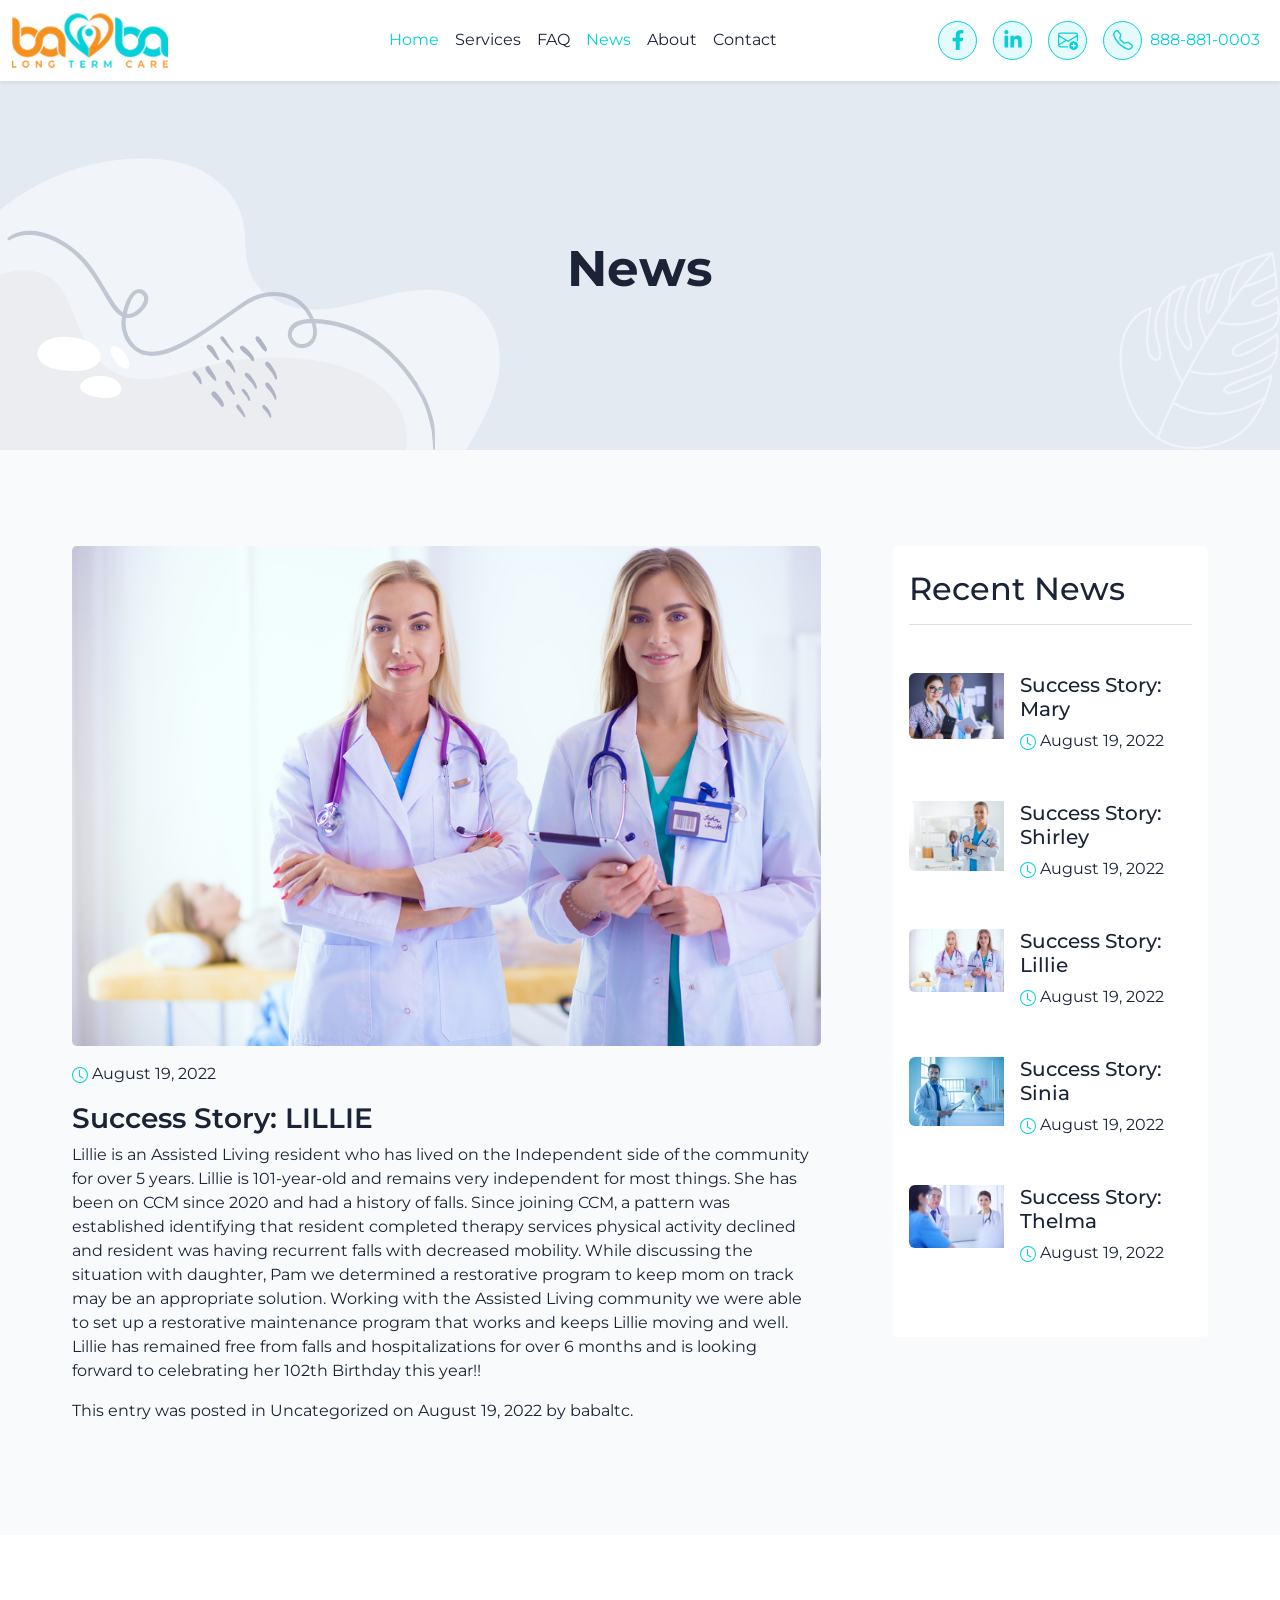
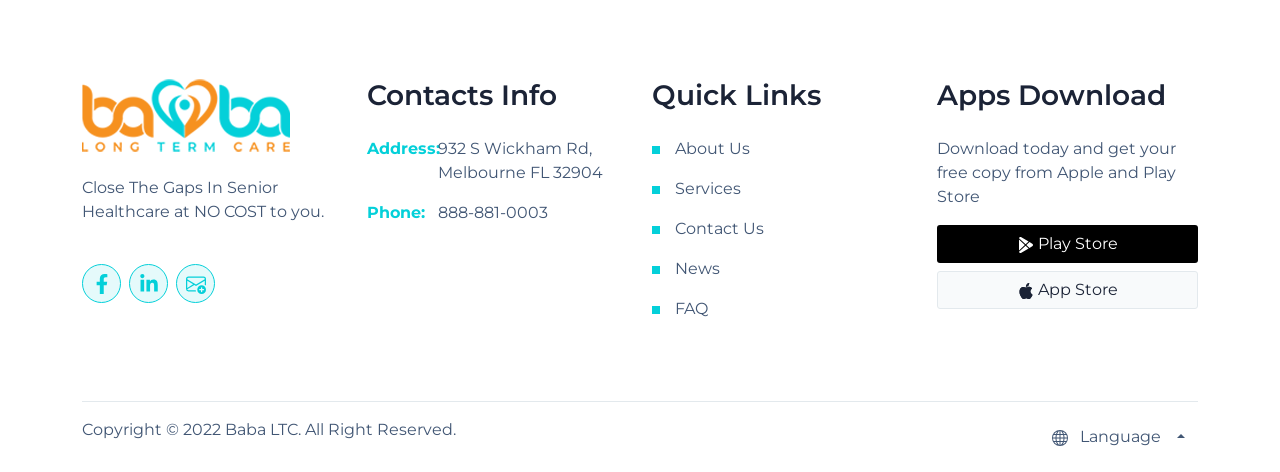
<file: pages/news-lillie.html>
<!DOCTYPE html>
<html lang="en">
<head>
	<!-- Required meta tags -->
	<meta charset="utf-8">
	<meta name="viewport" content="width=device-width, initial-scale=1">
	<!-- Bootstrap CSS -->
	<link rel="stylesheet" type="text/css" href="./../assets/libraries/bootstrap/css/bootstrap.min.css">
	<!-- <link rel="stylesheet" href="https://unpkg.com/aos@next/dist/aos.css" /> -->

	<link rel="stylesheet" type="text/css" href="./../assets/css/style.css">
	<title class="text-capitalize">Senior healthcare at no cost to you.</title>
	<link rel="icon" href="./../assets/logo/fav-icon.png" sizes="32x32">
	<link rel="icon" href="./../assets/logo/fav-icon.png" sizes="192x192">
	<link rel="apple-touch-icon" href="./../assets/logo/fav-icon.png">

</head>
<body>

	<!-- Headed -->
	<section class="">
		<!-- d-flex flex-column justify-content-center min-vh-100 -->
		<header class="position-relative">
			
			<!-- <div class="bg-home"></div> -->

			<div class="position-fixed w-100 top-0 start-0 end-0 z-index-12 navigation-nemu bg-sm-white">
				<nav class="navbar navbar-expand-lg pb-0 pt-1 py-lg-2 navbar-light">
					
					<div class="container-fluid">

						<a class="navbar-brand" href="./../index.html">
							<img src="./../assets/logo/logo.png" class="img-fluid w-sm-50 w-75">
						</a>

						<button class="navbar-toggler border-0 clr-green p-0 m-0" type="button" data-bs-toggle="collapse" data-bs-target="#navbarSupportedContent" aria-controls="navbarSupportedContent" aria-expanded="false" aria-label="Toggle navigation">
						<span class="">
							<svg xmlns="http://www.w3.org/2000/svg" width="50" height="40" viewBox="0 0 24 24" fill="currentColor" stroke="currentColor" stroke-width="2" stroke-linecap="round" stroke-linejoin="round" class="feather feather-menu">
								<line x1="3" y1="12" x2="21" y2="12"></line>
								<line x1="3" y1="6" x2="21" y2="6"></line>
								<line x1="3" y1="18" x2="21" y2="18"></line>
							</svg>
						</span>
						</button>

						<div class="collapse navbar-collapse" id="navbarSupportedContent">

							<ul class="navbar-nav mb-2 mb-lg-0 w-100 align-items-lg-center">

								<li class="nav-item ms-lg-auto">
									<a class="nav-link clr-black active" aria-current="page" href="./../index.html">Home</a>
								</li>

								<li class="nav-item">
									<a class="nav-link clr-black" href="./services.html">Services</a>
								</li>

								<li class="nav-item">
									<a class="nav-link clr-black" href="./faq.html">FAQ</a>
								</li>

								<li class="nav-item">
									<!-- dropdown-toggle -->
									<a class="nav-link clr-black active" href="./news.html">News</a>
								</li>

								<li class="nav-item">
									<a class="nav-link clr-black" href="./about-us.html">About</a>
								</li>

								<li class="nav-item me-auto">
									<a class="nav-link clr-black" href="./contact.html">Contact</a>
								</li>

								<li class="nav-item">
									<a class="nav-link" href="#">
										<span class="social">
										<svg xmlns="http://www.w3.org/2000/svg" width="20" height="20" viewBox="0 0 320 512" fill="currentColor"><path d="M279.14 288l14.22-92.66h-88.91v-60.13c0-25.35 12.42-50.06 52.24-50.06h40.42V6.26S260.43 0 225.36 0c-73.22 0-121.08 44.38-121.08 124.72v70.62H22.89V288h81.39v224h100.17V288z"/></svg>
										</span>
									</a>
								</li>

								<li class="nav-item">
									<a class="nav-link" href="#">
										<span class="social">
											<svg xmlns="http://www.w3.org/2000/svg" fill="currentColor" width="20" height="20" viewBox="0 0 448 512"><path d="M100.28 448H7.4V148.9h92.88zM53.79 108.1C24.09 108.1 0 83.5 0 53.8a53.79 53.79 0 0 1 107.58 0c0 29.7-24.1 54.3-53.79 54.3zM447.9 448h-92.68V302.4c0-34.7-.7-79.2-48.29-79.2-48.29 0-55.69 37.7-55.69 76.7V448h-92.78V148.9h89.08v40.8h1.3c12.4-23.5 42.69-48.3 87.88-48.3 94 0 111.28 61.9 111.28 142.3V448z"/></svg>
										</span>
									</a>
								</li>

								<li class="nav-item">
									<a class="nav-link" href="#">
										<span class="social">
										<svg xmlns="http://www.w3.org/2000/svg" width="20" height="20" fill="currentColor" class="bi bi-envelope-plus" viewBox="0 0 16 16">
										  <path d="M2 2a2 2 0 0 0-2 2v8.01A2 2 0 0 0 2 14h5.5a.5.5 0 0 0 0-1H2a1 1 0 0 1-.966-.741l5.64-3.471L8 9.583l7-4.2V8.5a.5.5 0 0 0 1 0V4a2 2 0 0 0-2-2H2Zm3.708 6.208L1 11.105V5.383l4.708 2.825ZM1 4.217V4a1 1 0 0 1 1-1h12a1 1 0 0 1 1 1v.217l-7 4.2-7-4.2Z"/>
										  <path d="M16 12.5a3.5 3.5 0 1 1-7 0 3.5 3.5 0 0 1 7 0Zm-3.5-2a.5.5 0 0 0-.5.5v1h-1a.5.5 0 0 0 0 1h1v1a.5.5 0 0 0 1 0v-1h1a.5.5 0 0 0 0-1h-1v-1a.5.5 0 0 0-.5-.5Z"/>
										</svg>
										</span>
									</a>
								</li>

								<li class="nav-item">
									<a href="#" class="nav-link d-flex justify-content-lg-center align-items-center number">
										<div class="social">
											<svg xmlns="http://www.w3.org/2000/svg" width="20" height="20" fill="currentColor" class="bi bi-telephone" viewBox="0 0 16 16">
										 	 <path d="M3.654 1.328a.678.678 0 0 0-1.015-.063L1.605 2.3c-.483.484-.661 1.169-.45 1.77a17.568 17.568 0 0 0 4.168 6.608 17.569 17.569 0 0 0 6.608 4.168c.601.211 1.286.033 1.77-.45l1.034-1.034a.678.678 0 0 0-.063-1.015l-2.307-1.794a.678.678 0 0 0-.58-.122l-2.19.547a1.745 1.745 0 0 1-1.657-.459L5.482 8.062a1.745 1.745 0 0 1-.46-1.657l.548-2.19a.678.678 0 0 0-.122-.58L3.654 1.328zM1.884.511a1.745 1.745 0 0 1 2.612.163L6.29 2.98c.329.423.445.974.315 1.494l-.547 2.19a.678.678 0 0 0 .178.643l2.457 2.457a.678.678 0 0 0 .644.178l2.189-.547a1.745 1.745 0 0 1 1.494.315l2.306 1.794c.829.645.905 1.87.163 2.611l-1.034 1.034c-.74.74-1.846 1.065-2.877.702a18.634 18.634 0 0 1-7.01-4.42 18.634 18.634 0 0 1-4.42-7.009c-.362-1.03-.037-2.137.703-2.877L1.885.511z"/>
											</svg>
										</div>
										<div class="ms-2">888-881-0003</div>
									</a>
								</li>

							</ul>


						</div>

					</div>

				</nav>
			</div>

			<!-- vh-75 -->
			<div class="vh-35 vh-lg-50 bg-gray-3 d-flex justify-content-center align-items-center">
				<h2 class="pt-5 mt-5 ff-raleway-700 fs-50">News</h2>
			</div>

			<img src="./../assets/img/bg-2.png" class="img-fluid d-none d-lg-inline-block z-index-10 position-absolute bottom-0 start-0">
			<img src="./../assets/img/bg-3.png" class="img-fluid d-none d-lg-inline-block z-index-10 position-absolute bottom-0 end-0">
		</header>

	</section>

	<!-- News -->
	<section class="py-5 bg-gray-1">
		<div class="container-fluid py-5">
			<div class="row mx-2 mx-lg-5">
				<div class="col-12 col-md-6 col-lg-8">
					<div class="border-radius-5px">
					<img src="./../assets/img/img-19.jpg" class="img-fluid border-radius-5px">
					<p class="pt-3">
						<span class="clr-green">
							<svg xmlns="http://www.w3.org/2000/svg" width="16" height="16" fill="currentColor" class="bi bi-clock" viewBox="0 0 16 16">
							  <path d="M8 3.5a.5.5 0 0 0-1 0V9a.5.5 0 0 0 .252.434l3.5 2a.5.5 0 0 0 .496-.868L8 8.71V3.5z"/>
							  <path d="M8 16A8 8 0 1 0 8 0a8 8 0 0 0 0 16zm7-8A7 7 0 1 1 1 8a7 7 0 0 1 14 0z"/>
							</svg>
						</span>

						<span>
							August 19, 2022
						</span>
					</p>

					<h3 class="ff-raleway-600 clr-black">
						Success Story: LILLIE
					</h3>

					<p>
						Lillie is an Assisted Living resident who has lived on the Independent side of the community for over 5 years. Lillie is 101-year-old and remains very independent for most things. She has been on CCM since 2020 and had a history of falls. Since joining CCM, a pattern was established identifying that resident completed therapy services physical activity declined and resident was having recurrent falls with decreased mobility. While discussing the situation with daughter, Pam we determined a restorative program to keep mom on track may be an appropriate solution. Working with the Assisted Living community we were able to set up a restorative maintenance program that works and keeps Lillie moving and well. Lillie has remained free from falls and hospitalizations for over 6 months and is looking forward to celebrating her 102th Birthday this year!!
					</p>

					<p>
						This entry was posted in Uncategorized on August 19, 2022 by babaltc.
					</p>
					</div>
				</div>

				<div class="col-12 col-md-6 col-lg-4">
					<div class="ms-lg-5 px-3 py-4 mt-3 mt-md-0 bg-white border-radius-5px">
						<h2 class="pb-3 border-bottom">
							Recent News
						</h2>

						<div class="my-5">
							<a href="./news.html" class="clr-black">
							<div class="card border-0 mb-3">
							  <div class="row g-0">
							    <div class="col-4">
							      <img src="./../assets/img/img-16.jpg" class="img-fluid rounded-start" alt="...">
							    </div>
							    <div class="col-8">
							      <div class="card-body h-100 d-flex flex-column justify-content-between  py-0">
							        <h5 class="card-title">Success Story: Mary</h5>
							        <p class="card-text">

							        	<span class="clr-green">
											<svg xmlns="http://www.w3.org/2000/svg" width="16" height="16" fill="currentColor" class="bi bi-clock" viewBox="0 0 16 16">
											  <path d="M8 3.5a.5.5 0 0 0-1 0V9a.5.5 0 0 0 .252.434l3.5 2a.5.5 0 0 0 .496-.868L8 8.71V3.5z"/>
											  <path d="M8 16A8 8 0 1 0 8 0a8 8 0 0 0 0 16zm7-8A7 7 0 1 1 1 8a7 7 0 0 1 14 0z"/>
											</svg>
										</span>

										<span>
											August 19, 2022
										</span>

							        </p>

							      </div>
							    </div>
							  </div>
							</div>
							</a>
						</div>

						<div class="my-5">
							<a href="./news-shirley.html" class="clr-black">
							<div class="card border-0 mb-3">
							  <div class="row g-0">
							    <div class="col-4">
							      <img src="./../assets/img/img-18.jpg" class="img-fluid rounded-start" alt="...">
							    </div>
							    <div class="col-8">
							      <div class="card-body h-100 d-flex flex-column justify-content-between  py-0">
							        <h5 class="card-title">Success Story: Shirley</h5>
							        <p class="card-text">

							        	<span class="clr-green">
											<svg xmlns="http://www.w3.org/2000/svg" width="16" height="16" fill="currentColor" class="bi bi-clock" viewBox="0 0 16 16">
											  <path d="M8 3.5a.5.5 0 0 0-1 0V9a.5.5 0 0 0 .252.434l3.5 2a.5.5 0 0 0 .496-.868L8 8.71V3.5z"/>
											  <path d="M8 16A8 8 0 1 0 8 0a8 8 0 0 0 0 16zm7-8A7 7 0 1 1 1 8a7 7 0 0 1 14 0z"/>
											</svg>
										</span>

										<span>
											August 19, 2022
										</span>

							        </p>

							      </div>
							    </div>
							  </div>
							</div>
							</a>
						</div>

						<div class="my-5">
							<a href="./news-lillie.html" class="clr-black">
							<div class="card border-0 mb-3">
							  <div class="row g-0">
							    <div class="col-4">
							      <img src="./../assets/img/img-19.jpg" class="img-fluid rounded-start" alt="...">
							    </div>
							    <div class="col-8">
							      <div class="card-body h-100 d-flex flex-column justify-content-between  py-0">
							        <h5 class="card-title">Success Story: Lillie</h5>
							        <p class="card-text">

							        	<span class="clr-green">
											<svg xmlns="http://www.w3.org/2000/svg" width="16" height="16" fill="currentColor" class="bi bi-clock" viewBox="0 0 16 16">
											  <path d="M8 3.5a.5.5 0 0 0-1 0V9a.5.5 0 0 0 .252.434l3.5 2a.5.5 0 0 0 .496-.868L8 8.71V3.5z"/>
											  <path d="M8 16A8 8 0 1 0 8 0a8 8 0 0 0 0 16zm7-8A7 7 0 1 1 1 8a7 7 0 0 1 14 0z"/>
											</svg>
										</span>

										<span>
											August 19, 2022
										</span>

							        </p>

							      </div>
							    </div>
							  </div>
							</div>
							</a>
						</div>

						<div class="my-5">
							<a href="./news-sinia.html" class="clr-black">
							<div class="card border-0 mb-3">
							  <div class="row g-0">
							    <div class="col-4">
							      <img src="./../assets/img/img-20.jpg" class="img-fluid rounded-start" alt="...">
							    </div>
							    <div class="col-8">
							      <div class="card-body h-100 d-flex flex-column justify-content-between  py-0">
							        <h5 class="card-title">Success Story: Sinia</h5>
							        <p class="card-text">

							        	<span class="clr-green">
											<svg xmlns="http://www.w3.org/2000/svg" width="16" height="16" fill="currentColor" class="bi bi-clock" viewBox="0 0 16 16">
											  <path d="M8 3.5a.5.5 0 0 0-1 0V9a.5.5 0 0 0 .252.434l3.5 2a.5.5 0 0 0 .496-.868L8 8.71V3.5z"/>
											  <path d="M8 16A8 8 0 1 0 8 0a8 8 0 0 0 0 16zm7-8A7 7 0 1 1 1 8a7 7 0 0 1 14 0z"/>
											</svg>
										</span>

										<span>
											August 19, 2022
										</span>

							        </p>

							      </div>
							    </div>
							  </div>
							</div>
							</a>
						</div>

						<div class="my-5">
							<a href="./news-thelma.html" class="clr-black">
							<div class="card border-0 mb-3">
							  <div class="row g-0">
							    <div class="col-4">
							      <img src="./../assets/img/img-21.jpg" class="img-fluid rounded-start" alt="...">
							    </div>
							    <div class="col-8">
							      <div class="card-body h-100 d-flex flex-column justify-content-between  py-0">
							        <h5 class="card-title">Success Story: Thelma</h5>
							        <p class="card-text">

							        	<span class="clr-green">
											<svg xmlns="http://www.w3.org/2000/svg" width="16" height="16" fill="currentColor" class="bi bi-clock" viewBox="0 0 16 16">
											  <path d="M8 3.5a.5.5 0 0 0-1 0V9a.5.5 0 0 0 .252.434l3.5 2a.5.5 0 0 0 .496-.868L8 8.71V3.5z"/>
											  <path d="M8 16A8 8 0 1 0 8 0a8 8 0 0 0 0 16zm7-8A7 7 0 1 1 1 8a7 7 0 0 1 14 0z"/>
											</svg>
										</span>

										<span>
											August 19, 2022
										</span>

							        </p>

							      </div>
							    </div>
							  </div>
							</div>
							</a>
						</div>


					</div>
					
				</div>
			</div>
		</div>
	</section>

	<!-- Footer -->
	<footer class="bg-white clr-gray-2 mt-5 pt-5">
		<section class="container pt-5">
		<div class="row">

			<div class="col-lg-3">
				<div>
					<a href="./../index.html">
						<img src="./../assets/logo/logo.png">
					</a>
				</div>
				<p class="py-4">
					Close The Gaps In Senior Healthcare at NO COST to you.
				</p>
				<ul class="d-flex list-unstyled">
					<li class="nav-item me-2">
						<a class="nav-link" href="#">
							<span class="social">
							<svg xmlns="http://www.w3.org/2000/svg" width="20" height="20" viewBox="0 0 320 512" fill="currentColor">
								<path d="M279.14 288l14.22-92.66h-88.91v-60.13c0-25.35 12.42-50.06 52.24-50.06h40.42V6.26S260.43 0 225.36 0c-73.22 0-121.08 44.38-121.08 124.72v70.62H22.89V288h81.39v224h100.17V288z"/></svg>
							</span>
						</a>
					</li>

					<li class="nav-item me-2">
						<a class="nav-link" href="#">
							<span class="social">
								<svg xmlns="http://www.w3.org/2000/svg" fill="currentColor" width="20" height="20" viewBox="0 0 448 512"><path d="M100.28 448H7.4V148.9h92.88zM53.79 108.1C24.09 108.1 0 83.5 0 53.8a53.79 53.79 0 0 1 107.58 0c0 29.7-24.1 54.3-53.79 54.3zM447.9 448h-92.68V302.4c0-34.7-.7-79.2-48.29-79.2-48.29 0-55.69 37.7-55.69 76.7V448h-92.78V148.9h89.08v40.8h1.3c12.4-23.5 42.69-48.3 87.88-48.3 94 0 111.28 61.9 111.28 142.3V448z"/></svg>
							</span>
						</a>
					</li>

					<li class="nav-item me-2">
						<a class="nav-link" href="#">
							<span class="social">
							<svg xmlns="http://www.w3.org/2000/svg" width="20" height="20" fill="currentColor" class="bi bi-envelope-plus" viewBox="0 0 16 16">
							  <path d="M2 2a2 2 0 0 0-2 2v8.01A2 2 0 0 0 2 14h5.5a.5.5 0 0 0 0-1H2a1 1 0 0 1-.966-.741l5.64-3.471L8 9.583l7-4.2V8.5a.5.5 0 0 0 1 0V4a2 2 0 0 0-2-2H2Zm3.708 6.208L1 11.105V5.383l4.708 2.825ZM1 4.217V4a1 1 0 0 1 1-1h12a1 1 0 0 1 1 1v.217l-7 4.2-7-4.2Z"/>
							  <path d="M16 12.5a3.5 3.5 0 1 1-7 0 3.5 3.5 0 0 1 7 0Zm-3.5-2a.5.5 0 0 0-.5.5v1h-1a.5.5 0 0 0 0 1h1v1a.5.5 0 0 0 1 0v-1h1a.5.5 0 0 0 0-1h-1v-1a.5.5 0 0 0-.5-.5Z"/>
							</svg>
							</span>
						</a>
					</li>					

				</ul>
			</div>
			<div class="col-lg-3">
				<h3 class="pb-3 ff-raleway-600 clr-black">Contacts Info</h3>
				
				<div class="row pb-3">
					<div class="col-lg-3"><span class="clr-green fw-bold">Address:</span></div>
					<div class="col-lg-9"> 932 S Wickham Rd, Melbourne FL 32904</div>
				</div>

				<div class="row pb-3">
					<div class="col-lg-3"><span class="clr-green fw-bold">Phone:</span></div>
					<div class="col-lg-9"> 888-881-0003</div>
				</div>
			</div>
			<div class="col-lg-3">
				<h3 class="pb-3 ff-raleway-600 clr-black">Quick Links</h3>
				<ul class="list-unstyled">
					<li class="pb-3"><span class="cub"></span><a href="./about-us.html" class="clr-gray-2">About Us</a></li>
					<li class="pb-3"><span class="cub"></span><a href="./services.html" class="clr-gray-2">Services</a></li>
					<li class="pb-3"><span class="cub"></span><a href="./contact.html" class="clr-gray-2">Contact Us</a></li>
					<li class="pb-3"><span class="cub"></span><a href="./news.html" class="clr-gray-2">News</a></li>
					<li class="pb-3"><span class="cub"></span><a href="./faq.html" class="clr-gray-2">FAQ</a></li>
				</ul>
			</div>

			<div class="col-lg-3">
				<h3 class="pb-3 ff-raleway-600 clr-black">Apps Download</h3>
				<p>
					Download today and get your free copy from Apple and Play Store
				</p>

				<div class="d-grid gap-2">
					<button class="btn bg-black text-white" type="button">
						<span>
							<svg xmlns="http://www.w3.org/2000/svg" width="16" height="16" fill="currentColor" class="bi bi-google-play" viewBox="0 0 16 16">
							  <path d="M14.222 9.374c1.037-.61 1.037-2.137 0-2.748L11.528 5.04 8.32 8l3.207 2.96 2.694-1.586Zm-3.595 2.116L7.583 8.68 1.03 14.73c.201 1.029 1.36 1.61 2.303 1.055l7.294-4.295ZM1 13.396V2.603L6.846 8 1 13.396ZM1.03 1.27l6.553 6.05 3.044-2.81L3.333.215C2.39-.341 1.231.24 1.03 1.27Z"/>
							</svg>
						</span>
						<span>Play Store</span>
					</button>
					<button class="btn bg-gray-1 clr-black border-app-store" type="button">
						<span>
							<svg xmlns="http://www.w3.org/2000/svg" width="16" height="16" fill="currentColor" class="bi bi-apple" viewBox="0 0 16 16">
							  <path d="M11.182.008C11.148-.03 9.923.023 8.857 1.18c-1.066 1.156-.902 2.482-.878 2.516.024.034 1.52.087 2.475-1.258.955-1.345.762-2.391.728-2.43Zm3.314 11.733c-.048-.096-2.325-1.234-2.113-3.422.212-2.189 1.675-2.789 1.698-2.854.023-.065-.597-.79-1.254-1.157a3.692 3.692 0 0 0-1.563-.434c-.108-.003-.483-.095-1.254.116-.508.139-1.653.589-1.968.607-.316.018-1.256-.522-2.267-.665-.647-.125-1.333.131-1.824.328-.49.196-1.422.754-2.074 2.237-.652 1.482-.311 3.83-.067 4.56.244.729.625 1.924 1.273 2.796.576.984 1.34 1.667 1.659 1.899.319.232 1.219.386 1.843.067.502-.308 1.408-.485 1.766-.472.357.013 1.061.154 1.782.539.571.197 1.111.115 1.652-.105.541-.221 1.324-1.059 2.238-2.758.347-.79.505-1.217.473-1.282Z"/>
							  <path d="M11.182.008C11.148-.03 9.923.023 8.857 1.18c-1.066 1.156-.902 2.482-.878 2.516.024.034 1.52.087 2.475-1.258.955-1.345.762-2.391.728-2.43Zm3.314 11.733c-.048-.096-2.325-1.234-2.113-3.422.212-2.189 1.675-2.789 1.698-2.854.023-.065-.597-.79-1.254-1.157a3.692 3.692 0 0 0-1.563-.434c-.108-.003-.483-.095-1.254.116-.508.139-1.653.589-1.968.607-.316.018-1.256-.522-2.267-.665-.647-.125-1.333.131-1.824.328-.49.196-1.422.754-2.074 2.237-.652 1.482-.311 3.83-.067 4.56.244.729.625 1.924 1.273 2.796.576.984 1.34 1.667 1.659 1.899.319.232 1.219.386 1.843.067.502-.308 1.408-.485 1.766-.472.357.013 1.061.154 1.782.539.571.197 1.111.115 1.652-.105.541-.221 1.324-1.059 2.238-2.758.347-.79.505-1.217.473-1.282Z"/>
							</svg>
						</span>
						<span>
							App Store
						</span>
					</button>
				</div>
			</div>
			
		</div>
		
		<div class="d-flex justify-content-between mt-5 py-3 hr">
			<div>
				Copyright © 2022 Baba LTC. All Right Reserved.
			</div>

			<div class=" dropup">
			  <button class="btn dropdown-toggle clr-gray-2" type="button" data-bs-toggle="dropdown" aria-expanded="false">
			  	<span class="me-2">
			  		<svg xmlns="http://www.w3.org/2000/svg" width="16" height="16" fill="currentColor" class="bi bi-globe" viewBox="0 0 16 16">
					  <path d="M0 8a8 8 0 1 1 16 0A8 8 0 0 1 0 8zm7.5-6.923c-.67.204-1.335.82-1.887 1.855A7.97 7.97 0 0 0 5.145 4H7.5V1.077zM4.09 4a9.267 9.267 0 0 1 .64-1.539 6.7 6.7 0 0 1 .597-.933A7.025 7.025 0 0 0 2.255 4H4.09zm-.582 3.5c.03-.877.138-1.718.312-2.5H1.674a6.958 6.958 0 0 0-.656 2.5h2.49zM4.847 5a12.5 12.5 0 0 0-.338 2.5H7.5V5H4.847zM8.5 5v2.5h2.99a12.495 12.495 0 0 0-.337-2.5H8.5zM4.51 8.5a12.5 12.5 0 0 0 .337 2.5H7.5V8.5H4.51zm3.99 0V11h2.653c.187-.765.306-1.608.338-2.5H8.5zM5.145 12c.138.386.295.744.468 1.068.552 1.035 1.218 1.65 1.887 1.855V12H5.145zm.182 2.472a6.696 6.696 0 0 1-.597-.933A9.268 9.268 0 0 1 4.09 12H2.255a7.024 7.024 0 0 0 3.072 2.472zM3.82 11a13.652 13.652 0 0 1-.312-2.5h-2.49c.062.89.291 1.733.656 2.5H3.82zm6.853 3.472A7.024 7.024 0 0 0 13.745 12H11.91a9.27 9.27 0 0 1-.64 1.539 6.688 6.688 0 0 1-.597.933zM8.5 12v2.923c.67-.204 1.335-.82 1.887-1.855.173-.324.33-.682.468-1.068H8.5zm3.68-1h2.146c.365-.767.594-1.61.656-2.5h-2.49a13.65 13.65 0 0 1-.312 2.5zm2.802-3.5a6.959 6.959 0 0 0-.656-2.5H12.18c.174.782.282 1.623.312 2.5h2.49zM11.27 2.461c.247.464.462.98.64 1.539h1.835a7.024 7.024 0 0 0-3.072-2.472c.218.284.418.598.597.933zM10.855 4a7.966 7.966 0 0 0-.468-1.068C9.835 1.897 9.17 1.282 8.5 1.077V4h2.355z"/>
					</svg>
			  	</span>
			  	<span class="me-2">Language</span>
			  	
			  </button>
			  <ul class="dropdown-menu">
			    <li><a class="dropdown-item clr-gray-2" href="#">English</a></li>
			    <li><a class="dropdown-item clr-gray-2" href="#">Espagnole</a></li>
			  </ul>
			</div>

		</div>
		</section>
	</footer>
	

	<!-- Bootstrap JavaScript: Bundle with Popper -->
	<script type="text/javascript" src="./../assets/libraries/bootstrap/js/bootstrap.bundle.min.js"></script>
	<!-- <script src="https://unpkg.com/aos@next/dist/aos.js"></script> -->
	<script>
		// AOS.init();
	</script>
	<script type="text/javascript" src="./../assets/js/scripts.js"></script>
</body>
</html>
</file>
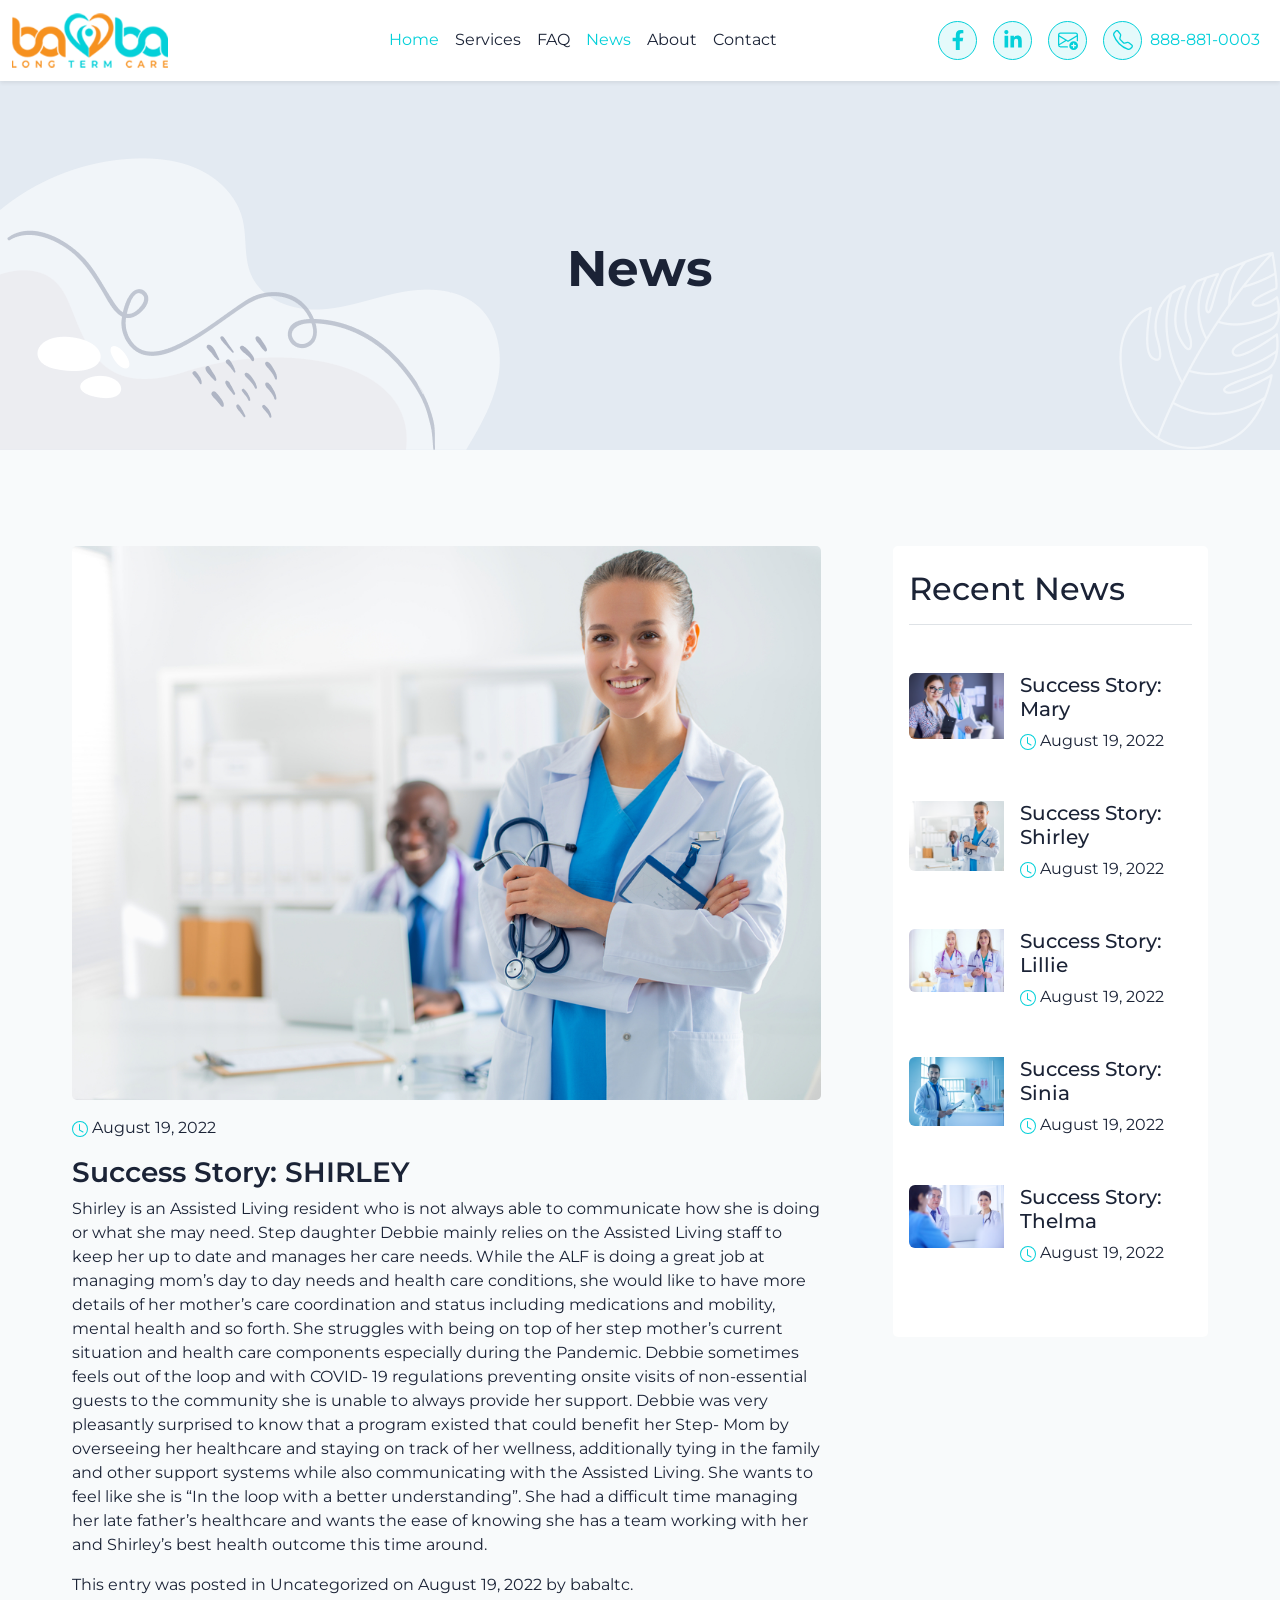
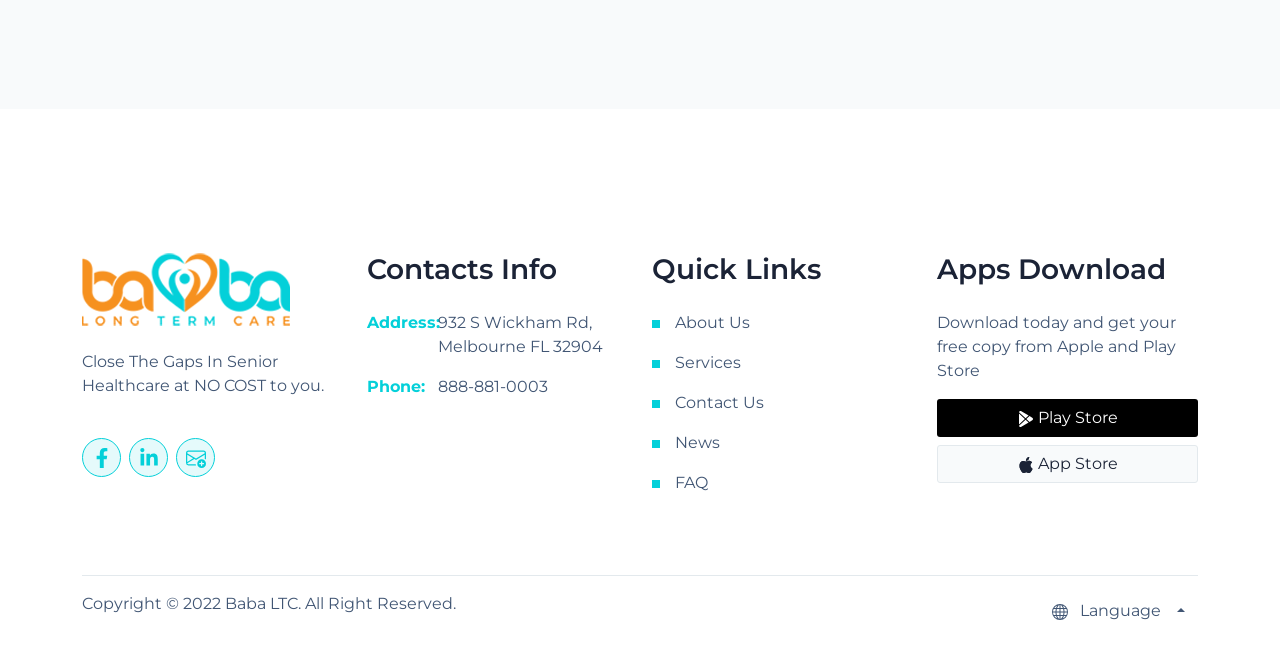
<file: pages/news-shirley.html>
<!DOCTYPE html>
<html lang="en">
<head>
	<!-- Required meta tags -->
	<meta charset="utf-8">
	<meta name="viewport" content="width=device-width, initial-scale=1">
	<!-- Bootstrap CSS -->
	<link rel="stylesheet" type="text/css" href="./../assets/libraries/bootstrap/css/bootstrap.min.css">
	<!-- <link rel="stylesheet" href="https://unpkg.com/aos@next/dist/aos.css" /> -->

	<link rel="stylesheet" type="text/css" href="./../assets/css/style.css">
	<title class="text-capitalize">Senior healthcare at no cost to you.</title>
	<link rel="icon" href="./../assets/logo/fav-icon.png" sizes="32x32">
	<link rel="icon" href="./../assets/logo/fav-icon.png" sizes="192x192">
	<link rel="apple-touch-icon" href="./../assets/logo/fav-icon.png">

</head>
<body>

	<!-- Headed -->
	<section class="">
		<!-- d-flex flex-column justify-content-center min-vh-100 -->
		<header class="position-relative">
			
			<!-- <div class="bg-home"></div> -->

			<div class="position-fixed w-100 top-0 start-0 end-0 z-index-12 navigation-nemu bg-sm-white">
				<nav class="navbar navbar-expand-lg pb-0 pt-1 py-lg-2 navbar-light">
					
					<div class="container-fluid">

						<a class="navbar-brand" href="./../index.html">
							<img src="./../assets/logo/logo.png" class="img-fluid w-sm-50 w-75">
						</a>

						<button class="navbar-toggler border-0 clr-green p-0 m-0" type="button" data-bs-toggle="collapse" data-bs-target="#navbarSupportedContent" aria-controls="navbarSupportedContent" aria-expanded="false" aria-label="Toggle navigation">
						<span class="">
							<svg xmlns="http://www.w3.org/2000/svg" width="50" height="40" viewBox="0 0 24 24" fill="currentColor" stroke="currentColor" stroke-width="2" stroke-linecap="round" stroke-linejoin="round" class="feather feather-menu">
								<line x1="3" y1="12" x2="21" y2="12"></line>
								<line x1="3" y1="6" x2="21" y2="6"></line>
								<line x1="3" y1="18" x2="21" y2="18"></line>
							</svg>
						</span>
						</button>

						<div class="collapse navbar-collapse" id="navbarSupportedContent">

							<ul class="navbar-nav mb-2 mb-lg-0 w-100 align-items-lg-center">

								<li class="nav-item ms-lg-auto">
									<a class="nav-link clr-black active" aria-current="page" href="./../index.html">Home</a>
								</li>

								<li class="nav-item">
									<a class="nav-link clr-black" href="./services.html">Services</a>
								</li>

								<li class="nav-item">
									<a class="nav-link clr-black" href="./faq.html">FAQ</a>
								</li>

								<li class="nav-item">
									<!-- dropdown-toggle -->
									<a class="nav-link clr-black active" href="./news.html">News</a>
								</li>

								<li class="nav-item">
									<a class="nav-link clr-black" href="./about-us.html">About</a>
								</li>

								<li class="nav-item me-auto">
									<a class="nav-link clr-black" href="./contact.html">Contact</a>
								</li>

								<li class="nav-item">
									<a class="nav-link" href="#">
										<span class="social">
										<svg xmlns="http://www.w3.org/2000/svg" width="20" height="20" viewBox="0 0 320 512" fill="currentColor"><path d="M279.14 288l14.22-92.66h-88.91v-60.13c0-25.35 12.42-50.06 52.24-50.06h40.42V6.26S260.43 0 225.36 0c-73.22 0-121.08 44.38-121.08 124.72v70.62H22.89V288h81.39v224h100.17V288z"/></svg>
										</span>
									</a>
								</li>

								<li class="nav-item">
									<a class="nav-link" href="#">
										<span class="social">
											<svg xmlns="http://www.w3.org/2000/svg" fill="currentColor" width="20" height="20" viewBox="0 0 448 512"><path d="M100.28 448H7.4V148.9h92.88zM53.79 108.1C24.09 108.1 0 83.5 0 53.8a53.79 53.79 0 0 1 107.58 0c0 29.7-24.1 54.3-53.79 54.3zM447.9 448h-92.68V302.4c0-34.7-.7-79.2-48.29-79.2-48.29 0-55.69 37.7-55.69 76.7V448h-92.78V148.9h89.08v40.8h1.3c12.4-23.5 42.69-48.3 87.88-48.3 94 0 111.28 61.9 111.28 142.3V448z"/></svg>
										</span>
									</a>
								</li>

								<li class="nav-item">
									<a class="nav-link" href="#">
										<span class="social">
										<svg xmlns="http://www.w3.org/2000/svg" width="20" height="20" fill="currentColor" class="bi bi-envelope-plus" viewBox="0 0 16 16">
										  <path d="M2 2a2 2 0 0 0-2 2v8.01A2 2 0 0 0 2 14h5.5a.5.5 0 0 0 0-1H2a1 1 0 0 1-.966-.741l5.64-3.471L8 9.583l7-4.2V8.5a.5.5 0 0 0 1 0V4a2 2 0 0 0-2-2H2Zm3.708 6.208L1 11.105V5.383l4.708 2.825ZM1 4.217V4a1 1 0 0 1 1-1h12a1 1 0 0 1 1 1v.217l-7 4.2-7-4.2Z"/>
										  <path d="M16 12.5a3.5 3.5 0 1 1-7 0 3.5 3.5 0 0 1 7 0Zm-3.5-2a.5.5 0 0 0-.5.5v1h-1a.5.5 0 0 0 0 1h1v1a.5.5 0 0 0 1 0v-1h1a.5.5 0 0 0 0-1h-1v-1a.5.5 0 0 0-.5-.5Z"/>
										</svg>
										</span>
									</a>
								</li>

								<li class="nav-item">
									<a href="#" class="nav-link d-flex justify-content-lg-center align-items-center number">
										<div class="social">
											<svg xmlns="http://www.w3.org/2000/svg" width="20" height="20" fill="currentColor" class="bi bi-telephone" viewBox="0 0 16 16">
										 	 <path d="M3.654 1.328a.678.678 0 0 0-1.015-.063L1.605 2.3c-.483.484-.661 1.169-.45 1.77a17.568 17.568 0 0 0 4.168 6.608 17.569 17.569 0 0 0 6.608 4.168c.601.211 1.286.033 1.77-.45l1.034-1.034a.678.678 0 0 0-.063-1.015l-2.307-1.794a.678.678 0 0 0-.58-.122l-2.19.547a1.745 1.745 0 0 1-1.657-.459L5.482 8.062a1.745 1.745 0 0 1-.46-1.657l.548-2.19a.678.678 0 0 0-.122-.58L3.654 1.328zM1.884.511a1.745 1.745 0 0 1 2.612.163L6.29 2.98c.329.423.445.974.315 1.494l-.547 2.19a.678.678 0 0 0 .178.643l2.457 2.457a.678.678 0 0 0 .644.178l2.189-.547a1.745 1.745 0 0 1 1.494.315l2.306 1.794c.829.645.905 1.87.163 2.611l-1.034 1.034c-.74.74-1.846 1.065-2.877.702a18.634 18.634 0 0 1-7.01-4.42 18.634 18.634 0 0 1-4.42-7.009c-.362-1.03-.037-2.137.703-2.877L1.885.511z"/>
											</svg>
										</div>
										<div class="ms-2">888-881-0003</div>
									</a>
								</li>

							</ul>


						</div>

					</div>

				</nav>
			</div>

			<!-- vh-75 -->
			<div class="vh-35 vh-lg-50 bg-gray-3 d-flex justify-content-center align-items-center">
				<h2 class="pt-5 mt-5 ff-raleway-700 fs-50">News</h2>
			</div>

			<img src="./../assets/img/bg-2.png" class="img-fluid d-none d-lg-inline-block z-index-10 position-absolute bottom-0 start-0">
			<img src="./../assets/img/bg-3.png" class="img-fluid d-none d-lg-inline-block z-index-10 position-absolute bottom-0 end-0">
		</header>

	</section>

	<!-- News -->
	<section class="py-5 bg-gray-1">
		<div class="container-fluid py-5">
			<div class="row mx-2 mx-lg-5">
				<div class="col-12 col-md-6 col-lg-8">
					<div class="border-radius-5px">
					<img src="./../assets/img/img-18.jpg" class="img-fluid border-radius-5px">
					<p class="pt-3">
						<span class="clr-green">
							<svg xmlns="http://www.w3.org/2000/svg" width="16" height="16" fill="currentColor" class="bi bi-clock" viewBox="0 0 16 16">
							  <path d="M8 3.5a.5.5 0 0 0-1 0V9a.5.5 0 0 0 .252.434l3.5 2a.5.5 0 0 0 .496-.868L8 8.71V3.5z"/>
							  <path d="M8 16A8 8 0 1 0 8 0a8 8 0 0 0 0 16zm7-8A7 7 0 1 1 1 8a7 7 0 0 1 14 0z"/>
							</svg>
						</span>

						<span>
							August 19, 2022
						</span>
					</p>

					<h3 class="ff-raleway-600 clr-black">
						Success Story: SHIRLEY
					</h3>

					<p>
						Shirley is an Assisted Living resident who is not always able to communicate how she is doing or what she may need. Step daughter Debbie mainly relies on the Assisted Living staff to keep her up to date and manages her care needs. While the ALF is doing a great job at managing mom’s day to day needs and health care conditions, she would like to have more details of her mother’s care coordination and status including medications and mobility, mental health and so forth. She struggles with being on top of her step mother’s current situation and health care components especially during the Pandemic. Debbie sometimes feels out of the loop and with COVID- 19 regulations preventing onsite visits of non-essential guests to the community she is unable to always provide her support. Debbie was very pleasantly surprised to know that a program existed that could benefit her Step- Mom by overseeing her healthcare and staying on track of her wellness, additionally tying in the family and other support systems while also communicating with the Assisted Living. She wants to feel like she is “In the loop with a better understanding”. She had a difficult time managing her late father’s healthcare and wants the ease of knowing she has a team working with her and Shirley’s best health outcome this time around.

					</p>

					<p>
						This entry was posted in Uncategorized on August 19, 2022 by babaltc.
					</p>
					</div>
				</div>

				<div class="col-12 col-md-6 col-lg-4">
					<div class="ms-lg-5 px-3 py-4 mt-3 mt-md-0 bg-white border-radius-5px">
						<h2 class="pb-3 border-bottom">
							Recent News
						</h2>

						<div class="my-5">
							<a href="./news.html" class="clr-black">
							<div class="card border-0 mb-3">
							  <div class="row g-0">
							    <div class="col-4">
							      <img src="./../assets/img/img-16.jpg" class="img-fluid rounded-start" alt="...">
							    </div>
							    <div class="col-8">
							      <div class="card-body h-100 d-flex flex-column justify-content-between  py-0">
							        <h5 class="card-title">Success Story: Mary</h5>
							        <p class="card-text">

							        	<span class="clr-green">
											<svg xmlns="http://www.w3.org/2000/svg" width="16" height="16" fill="currentColor" class="bi bi-clock" viewBox="0 0 16 16">
											  <path d="M8 3.5a.5.5 0 0 0-1 0V9a.5.5 0 0 0 .252.434l3.5 2a.5.5 0 0 0 .496-.868L8 8.71V3.5z"/>
											  <path d="M8 16A8 8 0 1 0 8 0a8 8 0 0 0 0 16zm7-8A7 7 0 1 1 1 8a7 7 0 0 1 14 0z"/>
											</svg>
										</span>

										<span>
											August 19, 2022
										</span>

							        </p>

							      </div>
							    </div>
							  </div>
							</div>
							</a>
						</div>

						<div class="my-5">
							<a href="./news-shirley.html" class="clr-black">
							<div class="card border-0 mb-3">
							  <div class="row g-0">
							    <div class="col-4">
							      <img src="./../assets/img/img-18.jpg" class="img-fluid rounded-start" alt="...">
							    </div>
							    <div class="col-8">
							      <div class="card-body h-100 d-flex flex-column justify-content-between  py-0">
							        <h5 class="card-title">Success Story: Shirley</h5>
							        <p class="card-text">

							        	<span class="clr-green">
											<svg xmlns="http://www.w3.org/2000/svg" width="16" height="16" fill="currentColor" class="bi bi-clock" viewBox="0 0 16 16">
											  <path d="M8 3.5a.5.5 0 0 0-1 0V9a.5.5 0 0 0 .252.434l3.5 2a.5.5 0 0 0 .496-.868L8 8.71V3.5z"/>
											  <path d="M8 16A8 8 0 1 0 8 0a8 8 0 0 0 0 16zm7-8A7 7 0 1 1 1 8a7 7 0 0 1 14 0z"/>
											</svg>
										</span>

										<span>
											August 19, 2022
										</span>

							        </p>

							      </div>
							    </div>
							  </div>
							</div>
							</a>
						</div>

						<div class="my-5">
							<a href="./news-lillie.html" class="clr-black">
							<div class="card border-0 mb-3">
							  <div class="row g-0">
							    <div class="col-4">
							      <img src="./../assets/img/img-19.jpg" class="img-fluid rounded-start" alt="...">
							    </div>
							    <div class="col-8">
							      <div class="card-body h-100 d-flex flex-column justify-content-between  py-0">
							        <h5 class="card-title">Success Story: Lillie</h5>
							        <p class="card-text">

							        	<span class="clr-green">
											<svg xmlns="http://www.w3.org/2000/svg" width="16" height="16" fill="currentColor" class="bi bi-clock" viewBox="0 0 16 16">
											  <path d="M8 3.5a.5.5 0 0 0-1 0V9a.5.5 0 0 0 .252.434l3.5 2a.5.5 0 0 0 .496-.868L8 8.71V3.5z"/>
											  <path d="M8 16A8 8 0 1 0 8 0a8 8 0 0 0 0 16zm7-8A7 7 0 1 1 1 8a7 7 0 0 1 14 0z"/>
											</svg>
										</span>

										<span>
											August 19, 2022
										</span>

							        </p>

							      </div>
							    </div>
							  </div>
							</div>
							</a>
						</div>

						<div class="my-5">
							<a href="./news-sinia.html" class="clr-black">
							<div class="card border-0 mb-3">
							  <div class="row g-0">
							    <div class="col-4">
							      <img src="./../assets/img/img-20.jpg" class="img-fluid rounded-start" alt="...">
							    </div>
							    <div class="col-8">
							      <div class="card-body h-100 d-flex flex-column justify-content-between  py-0">
							        <h5 class="card-title">Success Story: Sinia</h5>
							        <p class="card-text">

							        	<span class="clr-green">
											<svg xmlns="http://www.w3.org/2000/svg" width="16" height="16" fill="currentColor" class="bi bi-clock" viewBox="0 0 16 16">
											  <path d="M8 3.5a.5.5 0 0 0-1 0V9a.5.5 0 0 0 .252.434l3.5 2a.5.5 0 0 0 .496-.868L8 8.71V3.5z"/>
											  <path d="M8 16A8 8 0 1 0 8 0a8 8 0 0 0 0 16zm7-8A7 7 0 1 1 1 8a7 7 0 0 1 14 0z"/>
											</svg>
										</span>

										<span>
											August 19, 2022
										</span>

							        </p>

							      </div>
							    </div>
							  </div>
							</div>
							</a>
						</div>

						<div class="my-5">
							<a href="./news-thelma.html" class="clr-black">
							<div class="card border-0 mb-3">
							  <div class="row g-0">
							    <div class="col-4">
							      <img src="./../assets/img/img-21.jpg" class="img-fluid rounded-start" alt="...">
							    </div>
							    <div class="col-8">
							      <div class="card-body h-100 d-flex flex-column justify-content-between  py-0">
							        <h5 class="card-title">Success Story: Thelma</h5>
							        <p class="card-text">

							        	<span class="clr-green">
											<svg xmlns="http://www.w3.org/2000/svg" width="16" height="16" fill="currentColor" class="bi bi-clock" viewBox="0 0 16 16">
											  <path d="M8 3.5a.5.5 0 0 0-1 0V9a.5.5 0 0 0 .252.434l3.5 2a.5.5 0 0 0 .496-.868L8 8.71V3.5z"/>
											  <path d="M8 16A8 8 0 1 0 8 0a8 8 0 0 0 0 16zm7-8A7 7 0 1 1 1 8a7 7 0 0 1 14 0z"/>
											</svg>
										</span>

										<span>
											August 19, 2022
										</span>

							        </p>

							      </div>
							    </div>
							  </div>
							</div>
							</a>
						</div>


					</div>
					
				</div>
			</div>
		</div>
	</section>

	<!-- Footer -->
	<footer class="bg-white clr-gray-2 mt-5 pt-5">
		<section class="container pt-5">
		<div class="row">

			<div class="col-lg-3">
				<div>
					<a href="./../index.html">
						<img src="./../assets/logo/logo.png">
					</a>
				</div>
				<p class="py-4">
					Close The Gaps In Senior Healthcare at NO COST to you.
				</p>
				<ul class="d-flex list-unstyled">
					<li class="nav-item me-2">
						<a class="nav-link" href="#">
							<span class="social">
							<svg xmlns="http://www.w3.org/2000/svg" width="20" height="20" viewBox="0 0 320 512" fill="currentColor">
								<path d="M279.14 288l14.22-92.66h-88.91v-60.13c0-25.35 12.42-50.06 52.24-50.06h40.42V6.26S260.43 0 225.36 0c-73.22 0-121.08 44.38-121.08 124.72v70.62H22.89V288h81.39v224h100.17V288z"/></svg>
							</span>
						</a>
					</li>

					<li class="nav-item me-2">
						<a class="nav-link" href="#">
							<span class="social">
								<svg xmlns="http://www.w3.org/2000/svg" fill="currentColor" width="20" height="20" viewBox="0 0 448 512"><path d="M100.28 448H7.4V148.9h92.88zM53.79 108.1C24.09 108.1 0 83.5 0 53.8a53.79 53.79 0 0 1 107.58 0c0 29.7-24.1 54.3-53.79 54.3zM447.9 448h-92.68V302.4c0-34.7-.7-79.2-48.29-79.2-48.29 0-55.69 37.7-55.69 76.7V448h-92.78V148.9h89.08v40.8h1.3c12.4-23.5 42.69-48.3 87.88-48.3 94 0 111.28 61.9 111.28 142.3V448z"/></svg>
							</span>
						</a>
					</li>

					<li class="nav-item me-2">
						<a class="nav-link" href="#">
							<span class="social">
							<svg xmlns="http://www.w3.org/2000/svg" width="20" height="20" fill="currentColor" class="bi bi-envelope-plus" viewBox="0 0 16 16">
							  <path d="M2 2a2 2 0 0 0-2 2v8.01A2 2 0 0 0 2 14h5.5a.5.5 0 0 0 0-1H2a1 1 0 0 1-.966-.741l5.64-3.471L8 9.583l7-4.2V8.5a.5.5 0 0 0 1 0V4a2 2 0 0 0-2-2H2Zm3.708 6.208L1 11.105V5.383l4.708 2.825ZM1 4.217V4a1 1 0 0 1 1-1h12a1 1 0 0 1 1 1v.217l-7 4.2-7-4.2Z"/>
							  <path d="M16 12.5a3.5 3.5 0 1 1-7 0 3.5 3.5 0 0 1 7 0Zm-3.5-2a.5.5 0 0 0-.5.5v1h-1a.5.5 0 0 0 0 1h1v1a.5.5 0 0 0 1 0v-1h1a.5.5 0 0 0 0-1h-1v-1a.5.5 0 0 0-.5-.5Z"/>
							</svg>
							</span>
						</a>
					</li>					

				</ul>
			</div>
			<div class="col-lg-3">
				<h3 class="pb-3 ff-raleway-600 clr-black">Contacts Info</h3>
				
				<div class="row pb-3">
					<div class="col-lg-3"><span class="clr-green fw-bold">Address:</span></div>
					<div class="col-lg-9"> 932 S Wickham Rd, Melbourne FL 32904</div>
				</div>

				<div class="row pb-3">
					<div class="col-lg-3"><span class="clr-green fw-bold">Phone:</span></div>
					<div class="col-lg-9"> 888-881-0003</div>
				</div>
			</div>
			<div class="col-lg-3">
				<h3 class="pb-3 ff-raleway-600 clr-black">Quick Links</h3>
				<ul class="list-unstyled">
					<li class="pb-3"><span class="cub"></span><a href="./about-us.html" class="clr-gray-2">About Us</a></li>
					<li class="pb-3"><span class="cub"></span><a href="./services.html" class="clr-gray-2">Services</a></li>
					<li class="pb-3"><span class="cub"></span><a href="./contact.html" class="clr-gray-2">Contact Us</a></li>
					<li class="pb-3"><span class="cub"></span><a href="./news.html" class="clr-gray-2">News</a></li>
					<li class="pb-3"><span class="cub"></span><a href="./faq.html" class="clr-gray-2">FAQ</a></li>
				</ul>
			</div>

			<div class="col-lg-3">
				<h3 class="pb-3 ff-raleway-600 clr-black">Apps Download</h3>
				<p>
					Download today and get your free copy from Apple and Play Store
				</p>

				<div class="d-grid gap-2">
					<button class="btn bg-black text-white" type="button">
						<span>
							<svg xmlns="http://www.w3.org/2000/svg" width="16" height="16" fill="currentColor" class="bi bi-google-play" viewBox="0 0 16 16">
							  <path d="M14.222 9.374c1.037-.61 1.037-2.137 0-2.748L11.528 5.04 8.32 8l3.207 2.96 2.694-1.586Zm-3.595 2.116L7.583 8.68 1.03 14.73c.201 1.029 1.36 1.61 2.303 1.055l7.294-4.295ZM1 13.396V2.603L6.846 8 1 13.396ZM1.03 1.27l6.553 6.05 3.044-2.81L3.333.215C2.39-.341 1.231.24 1.03 1.27Z"/>
							</svg>
						</span>
						<span>Play Store</span>
					</button>
					<button class="btn bg-gray-1 clr-black border-app-store" type="button">
						<span>
							<svg xmlns="http://www.w3.org/2000/svg" width="16" height="16" fill="currentColor" class="bi bi-apple" viewBox="0 0 16 16">
							  <path d="M11.182.008C11.148-.03 9.923.023 8.857 1.18c-1.066 1.156-.902 2.482-.878 2.516.024.034 1.52.087 2.475-1.258.955-1.345.762-2.391.728-2.43Zm3.314 11.733c-.048-.096-2.325-1.234-2.113-3.422.212-2.189 1.675-2.789 1.698-2.854.023-.065-.597-.79-1.254-1.157a3.692 3.692 0 0 0-1.563-.434c-.108-.003-.483-.095-1.254.116-.508.139-1.653.589-1.968.607-.316.018-1.256-.522-2.267-.665-.647-.125-1.333.131-1.824.328-.49.196-1.422.754-2.074 2.237-.652 1.482-.311 3.83-.067 4.56.244.729.625 1.924 1.273 2.796.576.984 1.34 1.667 1.659 1.899.319.232 1.219.386 1.843.067.502-.308 1.408-.485 1.766-.472.357.013 1.061.154 1.782.539.571.197 1.111.115 1.652-.105.541-.221 1.324-1.059 2.238-2.758.347-.79.505-1.217.473-1.282Z"/>
							  <path d="M11.182.008C11.148-.03 9.923.023 8.857 1.18c-1.066 1.156-.902 2.482-.878 2.516.024.034 1.52.087 2.475-1.258.955-1.345.762-2.391.728-2.43Zm3.314 11.733c-.048-.096-2.325-1.234-2.113-3.422.212-2.189 1.675-2.789 1.698-2.854.023-.065-.597-.79-1.254-1.157a3.692 3.692 0 0 0-1.563-.434c-.108-.003-.483-.095-1.254.116-.508.139-1.653.589-1.968.607-.316.018-1.256-.522-2.267-.665-.647-.125-1.333.131-1.824.328-.49.196-1.422.754-2.074 2.237-.652 1.482-.311 3.83-.067 4.56.244.729.625 1.924 1.273 2.796.576.984 1.34 1.667 1.659 1.899.319.232 1.219.386 1.843.067.502-.308 1.408-.485 1.766-.472.357.013 1.061.154 1.782.539.571.197 1.111.115 1.652-.105.541-.221 1.324-1.059 2.238-2.758.347-.79.505-1.217.473-1.282Z"/>
							</svg>
						</span>
						<span>
							App Store
						</span>
					</button>
				</div>
			</div>
			
		</div>
		
		<div class="d-flex justify-content-between mt-5 py-3 hr">
			<div>
				Copyright © 2022 Baba LTC. All Right Reserved.
			</div>

			<div class=" dropup">
			  <button class="btn dropdown-toggle clr-gray-2" type="button" data-bs-toggle="dropdown" aria-expanded="false">
			  	<span class="me-2">
			  		<svg xmlns="http://www.w3.org/2000/svg" width="16" height="16" fill="currentColor" class="bi bi-globe" viewBox="0 0 16 16">
					  <path d="M0 8a8 8 0 1 1 16 0A8 8 0 0 1 0 8zm7.5-6.923c-.67.204-1.335.82-1.887 1.855A7.97 7.97 0 0 0 5.145 4H7.5V1.077zM4.09 4a9.267 9.267 0 0 1 .64-1.539 6.7 6.7 0 0 1 .597-.933A7.025 7.025 0 0 0 2.255 4H4.09zm-.582 3.5c.03-.877.138-1.718.312-2.5H1.674a6.958 6.958 0 0 0-.656 2.5h2.49zM4.847 5a12.5 12.5 0 0 0-.338 2.5H7.5V5H4.847zM8.5 5v2.5h2.99a12.495 12.495 0 0 0-.337-2.5H8.5zM4.51 8.5a12.5 12.5 0 0 0 .337 2.5H7.5V8.5H4.51zm3.99 0V11h2.653c.187-.765.306-1.608.338-2.5H8.5zM5.145 12c.138.386.295.744.468 1.068.552 1.035 1.218 1.65 1.887 1.855V12H5.145zm.182 2.472a6.696 6.696 0 0 1-.597-.933A9.268 9.268 0 0 1 4.09 12H2.255a7.024 7.024 0 0 0 3.072 2.472zM3.82 11a13.652 13.652 0 0 1-.312-2.5h-2.49c.062.89.291 1.733.656 2.5H3.82zm6.853 3.472A7.024 7.024 0 0 0 13.745 12H11.91a9.27 9.27 0 0 1-.64 1.539 6.688 6.688 0 0 1-.597.933zM8.5 12v2.923c.67-.204 1.335-.82 1.887-1.855.173-.324.33-.682.468-1.068H8.5zm3.68-1h2.146c.365-.767.594-1.61.656-2.5h-2.49a13.65 13.65 0 0 1-.312 2.5zm2.802-3.5a6.959 6.959 0 0 0-.656-2.5H12.18c.174.782.282 1.623.312 2.5h2.49zM11.27 2.461c.247.464.462.98.64 1.539h1.835a7.024 7.024 0 0 0-3.072-2.472c.218.284.418.598.597.933zM10.855 4a7.966 7.966 0 0 0-.468-1.068C9.835 1.897 9.17 1.282 8.5 1.077V4h2.355z"/>
					</svg>
			  	</span>
			  	<span class="me-2">Language</span>
			  	
			  </button>
			  <ul class="dropdown-menu">
			    <li><a class="dropdown-item clr-gray-2" href="#">English</a></li>
			    <li><a class="dropdown-item clr-gray-2" href="#">Espagnole</a></li>
			  </ul>
			</div>

		</div>
		</section>
	</footer>
	

	<!-- Bootstrap JavaScript: Bundle with Popper -->
	<script type="text/javascript" src="./../assets/libraries/bootstrap/js/bootstrap.bundle.min.js"></script>
	<!-- <script src="https://unpkg.com/aos@next/dist/aos.js"></script> -->
	<script>
		// AOS.init();
	</script>
	<script type="text/javascript" src="./../assets/js/scripts.js"></script>
</body>
</html>
</file>
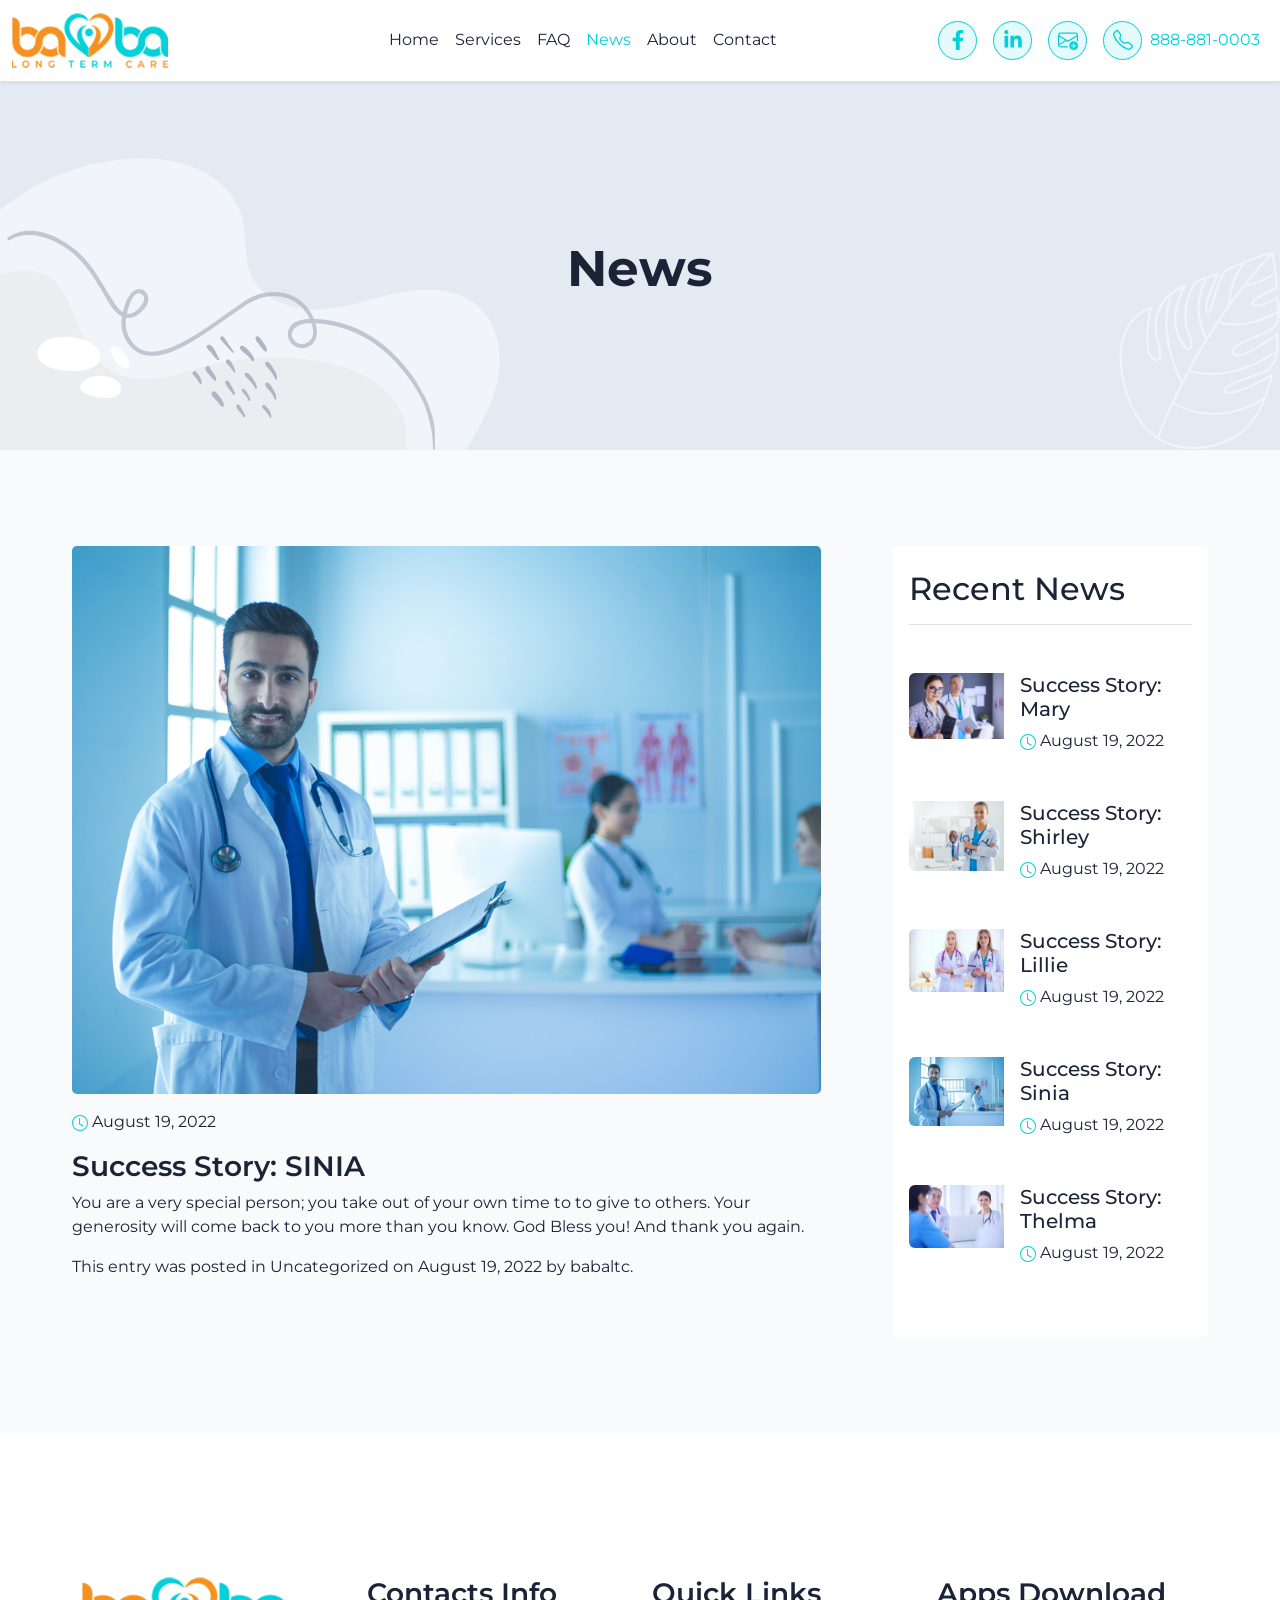
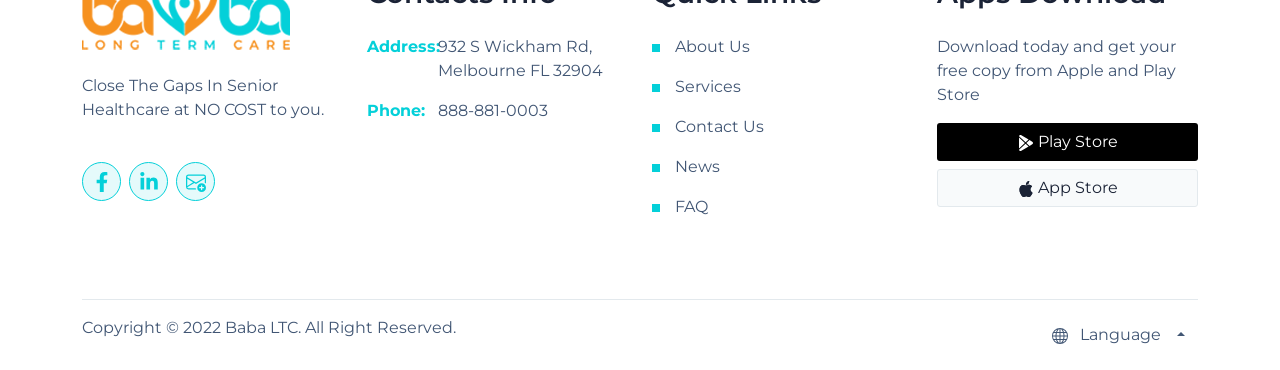
<file: pages/news-sinia.html>
<!DOCTYPE html>
<html lang="en">
<head>
	<!-- Required meta tags -->
	<meta charset="utf-8">
	<meta name="viewport" content="width=device-width, initial-scale=1">
	<!-- Bootstrap CSS -->
	<link rel="stylesheet" type="text/css" href="./../assets/libraries/bootstrap/css/bootstrap.min.css">
	<!-- <link rel="stylesheet" href="https://unpkg.com/aos@next/dist/aos.css" /> -->

	<link rel="stylesheet" type="text/css" href="./../assets/css/style.css">
	<title class="text-capitalize">Senior healthcare at no cost to you.</title>
	<link rel="icon" href="./../assets/logo/fav-icon.png" sizes="32x32">
	<link rel="icon" href="./../assets/logo/fav-icon.png" sizes="192x192">
	<link rel="apple-touch-icon" href="./../assets/logo/fav-icon.png">

</head>
<body>

	<!-- Headed -->
	<section class="">
		<!-- d-flex flex-column justify-content-center min-vh-100 -->
		<header class="position-relative">
			
			<!-- <div class="bg-home"></div> -->

			<div class="position-fixed w-100 top-0 start-0 end-0 z-index-12 navigation-nemu bg-sm-white">
				<nav class="navbar navbar-expand-lg pb-0 pt-1 py-lg-2 navbar-light">
					
					<div class="container-fluid">

						<a class="navbar-brand" href="./../index.html">
							<img src="./../assets/logo/logo.png" class="img-fluid w-sm-50 w-75">
						</a>

						<button class="navbar-toggler border-0 clr-green p-0 m-0" type="button" data-bs-toggle="collapse" data-bs-target="#navbarSupportedContent" aria-controls="navbarSupportedContent" aria-expanded="false" aria-label="Toggle navigation">
						<span class="">
							<svg xmlns="http://www.w3.org/2000/svg" width="50" height="40" viewBox="0 0 24 24" fill="currentColor" stroke="currentColor" stroke-width="2" stroke-linecap="round" stroke-linejoin="round" class="feather feather-menu">
								<line x1="3" y1="12" x2="21" y2="12"></line>
								<line x1="3" y1="6" x2="21" y2="6"></line>
								<line x1="3" y1="18" x2="21" y2="18"></line>
							</svg>
						</span>
						</button>

						<div class="collapse navbar-collapse" id="navbarSupportedContent">

							<ul class="navbar-nav mb-2 mb-lg-0 w-100 align-items-lg-center">

								<li class="nav-item ms-lg-auto">
									<a class="nav-link clr-black" aria-current="page" href="./../index.html">Home</a>
								</li>

								<li class="nav-item">
									<a class="nav-link clr-black" href="./services.html">Services</a>
								</li>

								<li class="nav-item">
									<a class="nav-link clr-black" href="./faq.html">FAQ</a>
								</li>

								<li class="nav-item">
									<!-- dropdown-toggle -->
									<a class="nav-link clr-black active" href="./news.html">News</a>
								</li>

								<li class="nav-item">
									<a class="nav-link clr-black" href="./about-us.html">About</a>
								</li>

								<li class="nav-item me-auto">
									<a class="nav-link clr-black" href="./contact.html">Contact</a>
								</li>

								<li class="nav-item">
									<a class="nav-link" href="#">
										<span class="social">
										<svg xmlns="http://www.w3.org/2000/svg" width="20" height="20" viewBox="0 0 320 512" fill="currentColor"><path d="M279.14 288l14.22-92.66h-88.91v-60.13c0-25.35 12.42-50.06 52.24-50.06h40.42V6.26S260.43 0 225.36 0c-73.22 0-121.08 44.38-121.08 124.72v70.62H22.89V288h81.39v224h100.17V288z"/></svg>
										</span>
									</a>
								</li>

								<li class="nav-item">
									<a class="nav-link" href="#">
										<span class="social">
											<svg xmlns="http://www.w3.org/2000/svg" fill="currentColor" width="20" height="20" viewBox="0 0 448 512"><path d="M100.28 448H7.4V148.9h92.88zM53.79 108.1C24.09 108.1 0 83.5 0 53.8a53.79 53.79 0 0 1 107.58 0c0 29.7-24.1 54.3-53.79 54.3zM447.9 448h-92.68V302.4c0-34.7-.7-79.2-48.29-79.2-48.29 0-55.69 37.7-55.69 76.7V448h-92.78V148.9h89.08v40.8h1.3c12.4-23.5 42.69-48.3 87.88-48.3 94 0 111.28 61.9 111.28 142.3V448z"/></svg>
										</span>
									</a>
								</li>

								<li class="nav-item">
									<a class="nav-link" href="#">
										<span class="social">
										<svg xmlns="http://www.w3.org/2000/svg" width="20" height="20" fill="currentColor" class="bi bi-envelope-plus" viewBox="0 0 16 16">
										  <path d="M2 2a2 2 0 0 0-2 2v8.01A2 2 0 0 0 2 14h5.5a.5.5 0 0 0 0-1H2a1 1 0 0 1-.966-.741l5.64-3.471L8 9.583l7-4.2V8.5a.5.5 0 0 0 1 0V4a2 2 0 0 0-2-2H2Zm3.708 6.208L1 11.105V5.383l4.708 2.825ZM1 4.217V4a1 1 0 0 1 1-1h12a1 1 0 0 1 1 1v.217l-7 4.2-7-4.2Z"/>
										  <path d="M16 12.5a3.5 3.5 0 1 1-7 0 3.5 3.5 0 0 1 7 0Zm-3.5-2a.5.5 0 0 0-.5.5v1h-1a.5.5 0 0 0 0 1h1v1a.5.5 0 0 0 1 0v-1h1a.5.5 0 0 0 0-1h-1v-1a.5.5 0 0 0-.5-.5Z"/>
										</svg>
										</span>
									</a>
								</li>

								<li class="nav-item">
									<a href="#" class="nav-link d-flex justify-content-lg-center align-items-center number">
										<div class="social">
											<svg xmlns="http://www.w3.org/2000/svg" width="20" height="20" fill="currentColor" class="bi bi-telephone" viewBox="0 0 16 16">
										 	 <path d="M3.654 1.328a.678.678 0 0 0-1.015-.063L1.605 2.3c-.483.484-.661 1.169-.45 1.77a17.568 17.568 0 0 0 4.168 6.608 17.569 17.569 0 0 0 6.608 4.168c.601.211 1.286.033 1.77-.45l1.034-1.034a.678.678 0 0 0-.063-1.015l-2.307-1.794a.678.678 0 0 0-.58-.122l-2.19.547a1.745 1.745 0 0 1-1.657-.459L5.482 8.062a1.745 1.745 0 0 1-.46-1.657l.548-2.19a.678.678 0 0 0-.122-.58L3.654 1.328zM1.884.511a1.745 1.745 0 0 1 2.612.163L6.29 2.98c.329.423.445.974.315 1.494l-.547 2.19a.678.678 0 0 0 .178.643l2.457 2.457a.678.678 0 0 0 .644.178l2.189-.547a1.745 1.745 0 0 1 1.494.315l2.306 1.794c.829.645.905 1.87.163 2.611l-1.034 1.034c-.74.74-1.846 1.065-2.877.702a18.634 18.634 0 0 1-7.01-4.42 18.634 18.634 0 0 1-4.42-7.009c-.362-1.03-.037-2.137.703-2.877L1.885.511z"/>
											</svg>
										</div>
										<div class="ms-2">888-881-0003</div>
									</a>
								</li>

							</ul>


						</div>

					</div>

				</nav>
			</div>

			<!-- vh-75 -->
			<div class="vh-35 vh-lg-50 bg-gray-3 d-flex justify-content-center align-items-center">
				<h2 class="pt-5 mt-5 ff-raleway-700 fs-50">News</h2>
			</div>

			<img src="./../assets/img/bg-2.png" class="img-fluid d-none d-lg-inline-block z-index-10 position-absolute bottom-0 start-0">
			<img src="./../assets/img/bg-3.png" class="img-fluid d-none d-lg-inline-block z-index-10 position-absolute bottom-0 end-0">
		</header>

	</section>

	<!-- News -->
	<section class="py-5 bg-gray-1">
		<div class="container-fluid py-5">
			<div class="row mx-2 mx-lg-5">
				<div class="col-12 col-md-6 col-lg-8">
					<div class="border-radius-5px">
					<img src="./../assets/img/img-20.jpg" class="img-fluid border-radius-5px">
					<p class="pt-3">
						<span class="clr-green">
							<svg xmlns="http://www.w3.org/2000/svg" width="16" height="16" fill="currentColor" class="bi bi-clock" viewBox="0 0 16 16">
							  <path d="M8 3.5a.5.5 0 0 0-1 0V9a.5.5 0 0 0 .252.434l3.5 2a.5.5 0 0 0 .496-.868L8 8.71V3.5z"/>
							  <path d="M8 16A8 8 0 1 0 8 0a8 8 0 0 0 0 16zm7-8A7 7 0 1 1 1 8a7 7 0 0 1 14 0z"/>
							</svg>
						</span>

						<span>
							August 19, 2022
						</span>
					</p>

					<h3 class="ff-raleway-600 clr-black">
						Success Story: SINIA
					</h3>

					<p>
						You are a very special person; you take out of your own time to to give to others. Your generosity will come back to you more than you know.
						God Bless you! And thank you again.
					</p>

					<p>
						This entry was posted in Uncategorized on August 19, 2022 by babaltc.
					</p>
					</div>
				</div>

				<div class="col-12 col-md-6 col-lg-4">
					<div class="ms-lg-5 px-3 py-4 mt-3 mt-md-0 bg-white border-radius-5px">
						<h2 class="pb-3 border-bottom">
							Recent News
						</h2>

						<div class="my-5">
							<a href="./news.html" class="clr-black">
							<div class="card border-0 mb-3">
							  <div class="row g-0">
							    <div class="col-4">
							      <img src="./../assets/img/img-16.jpg" class="img-fluid rounded-start" alt="...">
							    </div>
							    <div class="col-8">
							      <div class="card-body h-100 d-flex flex-column justify-content-between  py-0">
							        <h5 class="card-title">Success Story: Mary</h5>
							        <p class="card-text">

							        	<span class="clr-green">
											<svg xmlns="http://www.w3.org/2000/svg" width="16" height="16" fill="currentColor" class="bi bi-clock" viewBox="0 0 16 16">
											  <path d="M8 3.5a.5.5 0 0 0-1 0V9a.5.5 0 0 0 .252.434l3.5 2a.5.5 0 0 0 .496-.868L8 8.71V3.5z"/>
											  <path d="M8 16A8 8 0 1 0 8 0a8 8 0 0 0 0 16zm7-8A7 7 0 1 1 1 8a7 7 0 0 1 14 0z"/>
											</svg>
										</span>

										<span>
											August 19, 2022
										</span>

							        </p>

							      </div>
							    </div>
							  </div>
							</div>
							</a>
						</div>

						<div class="my-5">
							<a href="./news-shirley.html" class="clr-black">
							<div class="card border-0 mb-3">
							  <div class="row g-0">
							    <div class="col-4">
							      <img src="./../assets/img/img-18.jpg" class="img-fluid rounded-start" alt="...">
							    </div>
							    <div class="col-8">
							      <div class="card-body h-100 d-flex flex-column justify-content-between  py-0">
							        <h5 class="card-title">Success Story: Shirley</h5>
							        <p class="card-text">

							        	<span class="clr-green">
											<svg xmlns="http://www.w3.org/2000/svg" width="16" height="16" fill="currentColor" class="bi bi-clock" viewBox="0 0 16 16">
											  <path d="M8 3.5a.5.5 0 0 0-1 0V9a.5.5 0 0 0 .252.434l3.5 2a.5.5 0 0 0 .496-.868L8 8.71V3.5z"/>
											  <path d="M8 16A8 8 0 1 0 8 0a8 8 0 0 0 0 16zm7-8A7 7 0 1 1 1 8a7 7 0 0 1 14 0z"/>
											</svg>
										</span>

										<span>
											August 19, 2022
										</span>

							        </p>

							      </div>
							    </div>
							  </div>
							</div>
							</a>
						</div>

						<div class="my-5">
							<a href="./news-lillie.html" class="clr-black">
							<div class="card border-0 mb-3">
							  <div class="row g-0">
							    <div class="col-4">
							      <img src="./../assets/img/img-19.jpg" class="img-fluid rounded-start" alt="...">
							    </div>
							    <div class="col-8">
							      <div class="card-body h-100 d-flex flex-column justify-content-between  py-0">
							        <h5 class="card-title">Success Story: Lillie</h5>
							        <p class="card-text">

							        	<span class="clr-green">
											<svg xmlns="http://www.w3.org/2000/svg" width="16" height="16" fill="currentColor" class="bi bi-clock" viewBox="0 0 16 16">
											  <path d="M8 3.5a.5.5 0 0 0-1 0V9a.5.5 0 0 0 .252.434l3.5 2a.5.5 0 0 0 .496-.868L8 8.71V3.5z"/>
											  <path d="M8 16A8 8 0 1 0 8 0a8 8 0 0 0 0 16zm7-8A7 7 0 1 1 1 8a7 7 0 0 1 14 0z"/>
											</svg>
										</span>

										<span>
											August 19, 2022
										</span>

							        </p>

							      </div>
							    </div>
							  </div>
							</div>
							</a>
						</div>

						<div class="my-5">
							<a href="./news-sinia.html" class="clr-black">
							<div class="card border-0 mb-3">
							  <div class="row g-0">
							    <div class="col-4">
							      <img src="./../assets/img/img-20.jpg" class="img-fluid rounded-start" alt="...">
							    </div>
							    <div class="col-8">
							      <div class="card-body h-100 d-flex flex-column justify-content-between  py-0">
							        <h5 class="card-title">Success Story: Sinia</h5>
							        <p class="card-text">

							        	<span class="clr-green">
											<svg xmlns="http://www.w3.org/2000/svg" width="16" height="16" fill="currentColor" class="bi bi-clock" viewBox="0 0 16 16">
											  <path d="M8 3.5a.5.5 0 0 0-1 0V9a.5.5 0 0 0 .252.434l3.5 2a.5.5 0 0 0 .496-.868L8 8.71V3.5z"/>
											  <path d="M8 16A8 8 0 1 0 8 0a8 8 0 0 0 0 16zm7-8A7 7 0 1 1 1 8a7 7 0 0 1 14 0z"/>
											</svg>
										</span>

										<span>
											August 19, 2022
										</span>

							        </p>

							      </div>
							    </div>
							  </div>
							</div>
							</a>
						</div>

						<div class="my-5">
							<a href="./news-thelma.html" class="clr-black">
							<div class="card border-0 mb-3">
							  <div class="row g-0">
							    <div class="col-4">
							      <img src="./../assets/img/img-21.jpg" class="img-fluid rounded-start" alt="...">
							    </div>
							    <div class="col-8">
							      <div class="card-body h-100 d-flex flex-column justify-content-between  py-0">
							        <h5 class="card-title">Success Story: Thelma</h5>
							        <p class="card-text">

							        	<span class="clr-green">
											<svg xmlns="http://www.w3.org/2000/svg" width="16" height="16" fill="currentColor" class="bi bi-clock" viewBox="0 0 16 16">
											  <path d="M8 3.5a.5.5 0 0 0-1 0V9a.5.5 0 0 0 .252.434l3.5 2a.5.5 0 0 0 .496-.868L8 8.71V3.5z"/>
											  <path d="M8 16A8 8 0 1 0 8 0a8 8 0 0 0 0 16zm7-8A7 7 0 1 1 1 8a7 7 0 0 1 14 0z"/>
											</svg>
										</span>

										<span>
											August 19, 2022
										</span>

							        </p>

							      </div>
							    </div>
							  </div>
							</div>
							</a>
						</div>


					</div>
					
				</div>
			</div>
		</div>
	</section>

	<!-- Footer -->
	<footer class="bg-white clr-gray-2 mt-5 pt-5">
		<section class="container pt-5">
		<div class="row">

			<div class="col-lg-3">
				<div>
					<a href="./../index.html">
						<img src="./../assets/logo/logo.png">
					</a>
				</div>
				<p class="py-4">
					Close The Gaps In Senior Healthcare at NO COST to you.
				</p>
				<ul class="d-flex list-unstyled">
					<li class="nav-item me-2">
						<a class="nav-link" href="#">
							<span class="social">
							<svg xmlns="http://www.w3.org/2000/svg" width="20" height="20" viewBox="0 0 320 512" fill="currentColor">
								<path d="M279.14 288l14.22-92.66h-88.91v-60.13c0-25.35 12.42-50.06 52.24-50.06h40.42V6.26S260.43 0 225.36 0c-73.22 0-121.08 44.38-121.08 124.72v70.62H22.89V288h81.39v224h100.17V288z"/></svg>
							</span>
						</a>
					</li>

					<li class="nav-item me-2">
						<a class="nav-link" href="#">
							<span class="social">
								<svg xmlns="http://www.w3.org/2000/svg" fill="currentColor" width="20" height="20" viewBox="0 0 448 512"><path d="M100.28 448H7.4V148.9h92.88zM53.79 108.1C24.09 108.1 0 83.5 0 53.8a53.79 53.79 0 0 1 107.58 0c0 29.7-24.1 54.3-53.79 54.3zM447.9 448h-92.68V302.4c0-34.7-.7-79.2-48.29-79.2-48.29 0-55.69 37.7-55.69 76.7V448h-92.78V148.9h89.08v40.8h1.3c12.4-23.5 42.69-48.3 87.88-48.3 94 0 111.28 61.9 111.28 142.3V448z"/></svg>
							</span>
						</a>
					</li>

					<li class="nav-item me-2">
						<a class="nav-link" href="#">
							<span class="social">
							<svg xmlns="http://www.w3.org/2000/svg" width="20" height="20" fill="currentColor" class="bi bi-envelope-plus" viewBox="0 0 16 16">
							  <path d="M2 2a2 2 0 0 0-2 2v8.01A2 2 0 0 0 2 14h5.5a.5.5 0 0 0 0-1H2a1 1 0 0 1-.966-.741l5.64-3.471L8 9.583l7-4.2V8.5a.5.5 0 0 0 1 0V4a2 2 0 0 0-2-2H2Zm3.708 6.208L1 11.105V5.383l4.708 2.825ZM1 4.217V4a1 1 0 0 1 1-1h12a1 1 0 0 1 1 1v.217l-7 4.2-7-4.2Z"/>
							  <path d="M16 12.5a3.5 3.5 0 1 1-7 0 3.5 3.5 0 0 1 7 0Zm-3.5-2a.5.5 0 0 0-.5.5v1h-1a.5.5 0 0 0 0 1h1v1a.5.5 0 0 0 1 0v-1h1a.5.5 0 0 0 0-1h-1v-1a.5.5 0 0 0-.5-.5Z"/>
							</svg>
							</span>
						</a>
					</li>					

				</ul>
			</div>
			<div class="col-lg-3">
				<h3 class="pb-3 ff-raleway-600 clr-black">Contacts Info</h3>
				
				<div class="row pb-3">
					<div class="col-lg-3"><span class="clr-green fw-bold">Address:</span></div>
					<div class="col-lg-9"> 932 S Wickham Rd, Melbourne FL 32904</div>
				</div>

				<div class="row pb-3">
					<div class="col-lg-3"><span class="clr-green fw-bold">Phone:</span></div>
					<div class="col-lg-9"> 888-881-0003</div>
				</div>
			</div>
			<div class="col-lg-3">
				<h3 class="pb-3 ff-raleway-600 clr-black">Quick Links</h3>
				<ul class="list-unstyled">
					<li class="pb-3"><span class="cub"></span><a href="./about-us.html" class="clr-gray-2">About Us</a></li>
					<li class="pb-3"><span class="cub"></span><a href="./services.html" class="clr-gray-2">Services</a></li>
					<li class="pb-3"><span class="cub"></span><a href="./contact.html" class="clr-gray-2">Contact Us</a></li>
					<li class="pb-3"><span class="cub"></span><a href="./news.html" class="clr-gray-2">News</a></li>
					<li class="pb-3"><span class="cub"></span><a href="./faq.html" class="clr-gray-2">FAQ</a></li>
				</ul>
			</div>

			<div class="col-lg-3">
				<h3 class="pb-3 ff-raleway-600 clr-black">Apps Download</h3>
				<p>
					Download today and get your free copy from Apple and Play Store
				</p>

				<div class="d-grid gap-2">
					<button class="btn bg-black text-white" type="button">
						<span>
							<svg xmlns="http://www.w3.org/2000/svg" width="16" height="16" fill="currentColor" class="bi bi-google-play" viewBox="0 0 16 16">
							  <path d="M14.222 9.374c1.037-.61 1.037-2.137 0-2.748L11.528 5.04 8.32 8l3.207 2.96 2.694-1.586Zm-3.595 2.116L7.583 8.68 1.03 14.73c.201 1.029 1.36 1.61 2.303 1.055l7.294-4.295ZM1 13.396V2.603L6.846 8 1 13.396ZM1.03 1.27l6.553 6.05 3.044-2.81L3.333.215C2.39-.341 1.231.24 1.03 1.27Z"/>
							</svg>
						</span>
						<span>Play Store</span>
					</button>
					<button class="btn bg-gray-1 clr-black border-app-store" type="button">
						<span>
							<svg xmlns="http://www.w3.org/2000/svg" width="16" height="16" fill="currentColor" class="bi bi-apple" viewBox="0 0 16 16">
							  <path d="M11.182.008C11.148-.03 9.923.023 8.857 1.18c-1.066 1.156-.902 2.482-.878 2.516.024.034 1.52.087 2.475-1.258.955-1.345.762-2.391.728-2.43Zm3.314 11.733c-.048-.096-2.325-1.234-2.113-3.422.212-2.189 1.675-2.789 1.698-2.854.023-.065-.597-.79-1.254-1.157a3.692 3.692 0 0 0-1.563-.434c-.108-.003-.483-.095-1.254.116-.508.139-1.653.589-1.968.607-.316.018-1.256-.522-2.267-.665-.647-.125-1.333.131-1.824.328-.49.196-1.422.754-2.074 2.237-.652 1.482-.311 3.83-.067 4.56.244.729.625 1.924 1.273 2.796.576.984 1.34 1.667 1.659 1.899.319.232 1.219.386 1.843.067.502-.308 1.408-.485 1.766-.472.357.013 1.061.154 1.782.539.571.197 1.111.115 1.652-.105.541-.221 1.324-1.059 2.238-2.758.347-.79.505-1.217.473-1.282Z"/>
							  <path d="M11.182.008C11.148-.03 9.923.023 8.857 1.18c-1.066 1.156-.902 2.482-.878 2.516.024.034 1.52.087 2.475-1.258.955-1.345.762-2.391.728-2.43Zm3.314 11.733c-.048-.096-2.325-1.234-2.113-3.422.212-2.189 1.675-2.789 1.698-2.854.023-.065-.597-.79-1.254-1.157a3.692 3.692 0 0 0-1.563-.434c-.108-.003-.483-.095-1.254.116-.508.139-1.653.589-1.968.607-.316.018-1.256-.522-2.267-.665-.647-.125-1.333.131-1.824.328-.49.196-1.422.754-2.074 2.237-.652 1.482-.311 3.83-.067 4.56.244.729.625 1.924 1.273 2.796.576.984 1.34 1.667 1.659 1.899.319.232 1.219.386 1.843.067.502-.308 1.408-.485 1.766-.472.357.013 1.061.154 1.782.539.571.197 1.111.115 1.652-.105.541-.221 1.324-1.059 2.238-2.758.347-.79.505-1.217.473-1.282Z"/>
							</svg>
						</span>
						<span>
							App Store
						</span>
					</button>
				</div>
			</div>
			
		</div>
		
		<div class="d-flex justify-content-between mt-5 py-3 hr">
			<div>
				Copyright © 2022 Baba LTC. All Right Reserved.
			</div>

			<div class=" dropup">
			  <button class="btn dropdown-toggle clr-gray-2" type="button" data-bs-toggle="dropdown" aria-expanded="false">
			  	<span class="me-2">
			  		<svg xmlns="http://www.w3.org/2000/svg" width="16" height="16" fill="currentColor" class="bi bi-globe" viewBox="0 0 16 16">
					  <path d="M0 8a8 8 0 1 1 16 0A8 8 0 0 1 0 8zm7.5-6.923c-.67.204-1.335.82-1.887 1.855A7.97 7.97 0 0 0 5.145 4H7.5V1.077zM4.09 4a9.267 9.267 0 0 1 .64-1.539 6.7 6.7 0 0 1 .597-.933A7.025 7.025 0 0 0 2.255 4H4.09zm-.582 3.5c.03-.877.138-1.718.312-2.5H1.674a6.958 6.958 0 0 0-.656 2.5h2.49zM4.847 5a12.5 12.5 0 0 0-.338 2.5H7.5V5H4.847zM8.5 5v2.5h2.99a12.495 12.495 0 0 0-.337-2.5H8.5zM4.51 8.5a12.5 12.5 0 0 0 .337 2.5H7.5V8.5H4.51zm3.99 0V11h2.653c.187-.765.306-1.608.338-2.5H8.5zM5.145 12c.138.386.295.744.468 1.068.552 1.035 1.218 1.65 1.887 1.855V12H5.145zm.182 2.472a6.696 6.696 0 0 1-.597-.933A9.268 9.268 0 0 1 4.09 12H2.255a7.024 7.024 0 0 0 3.072 2.472zM3.82 11a13.652 13.652 0 0 1-.312-2.5h-2.49c.062.89.291 1.733.656 2.5H3.82zm6.853 3.472A7.024 7.024 0 0 0 13.745 12H11.91a9.27 9.27 0 0 1-.64 1.539 6.688 6.688 0 0 1-.597.933zM8.5 12v2.923c.67-.204 1.335-.82 1.887-1.855.173-.324.33-.682.468-1.068H8.5zm3.68-1h2.146c.365-.767.594-1.61.656-2.5h-2.49a13.65 13.65 0 0 1-.312 2.5zm2.802-3.5a6.959 6.959 0 0 0-.656-2.5H12.18c.174.782.282 1.623.312 2.5h2.49zM11.27 2.461c.247.464.462.98.64 1.539h1.835a7.024 7.024 0 0 0-3.072-2.472c.218.284.418.598.597.933zM10.855 4a7.966 7.966 0 0 0-.468-1.068C9.835 1.897 9.17 1.282 8.5 1.077V4h2.355z"/>
					</svg>
			  	</span>
			  	<span class="me-2">Language</span>
			  	
			  </button>
			  <ul class="dropdown-menu">
			    <li><a class="dropdown-item clr-gray-2" href="#">English</a></li>
			    <li><a class="dropdown-item clr-gray-2" href="#">Espagnole</a></li>
			  </ul>
			</div>

		</div>
		</section>
	</footer>
	

	<!-- Bootstrap JavaScript: Bundle with Popper -->
	<script type="text/javascript" src="./../assets/libraries/bootstrap/js/bootstrap.bundle.min.js"></script>
	<!-- <script src="https://unpkg.com/aos@next/dist/aos.js"></script> -->
	<script>
		// AOS.init();
	</script>
	<script type="text/javascript" src="./../assets/js/scripts.js"></script>
</body>
</html>
</file>
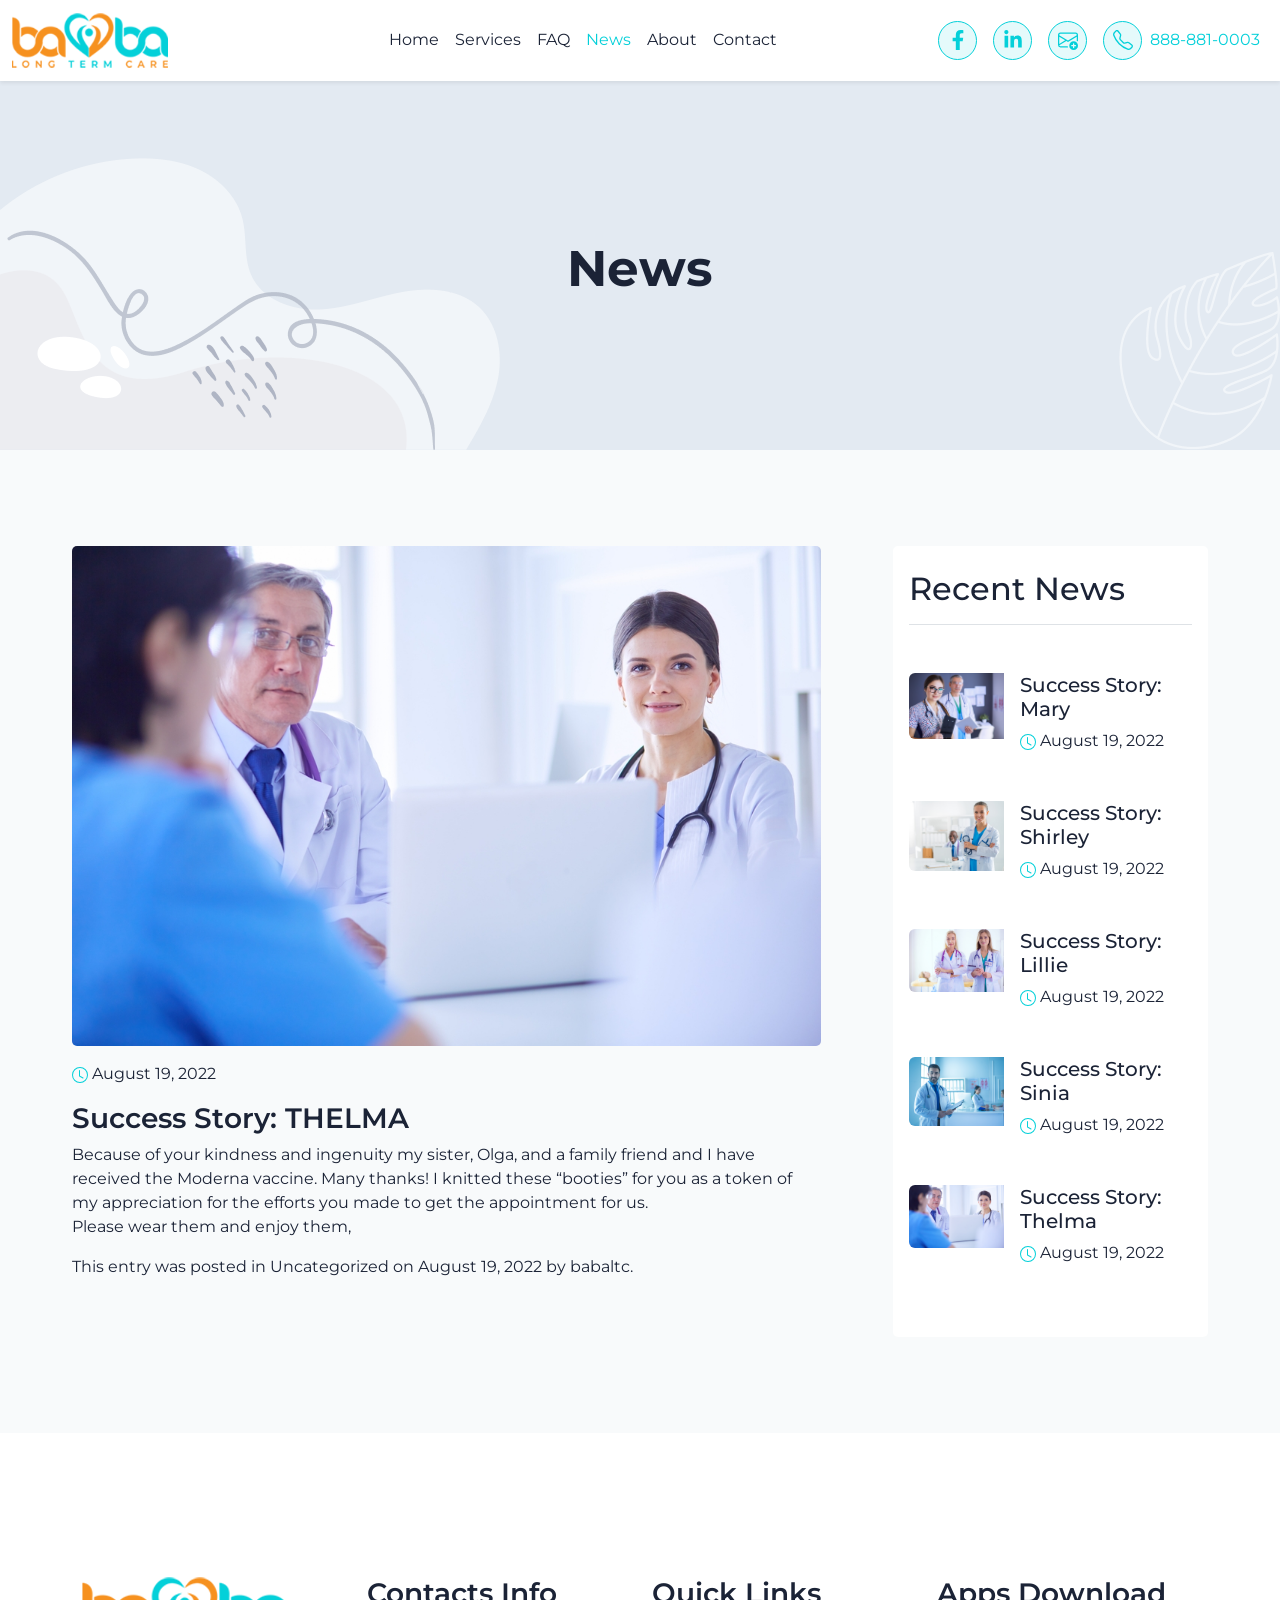
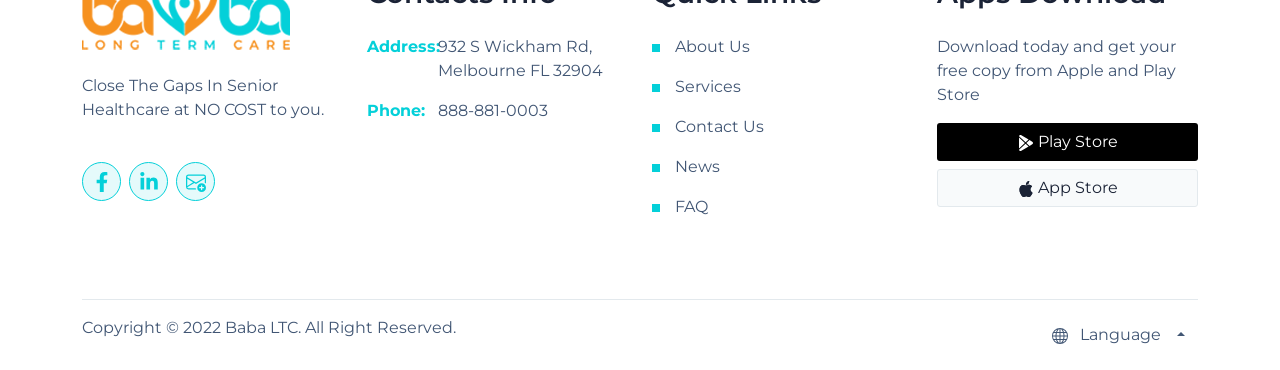
<file: pages/news-thelma.html>
<!DOCTYPE html>
<html lang="en">
<head>
	<!-- Required meta tags -->
	<meta charset="utf-8">
	<meta name="viewport" content="width=device-width, initial-scale=1">
	<!-- Bootstrap CSS -->
	<link rel="stylesheet" type="text/css" href="./../assets/libraries/bootstrap/css/bootstrap.min.css">
	<!-- <link rel="stylesheet" href="https://unpkg.com/aos@next/dist/aos.css" /> -->

	<link rel="stylesheet" type="text/css" href="./../assets/css/style.css">
	<title class="text-capitalize">Senior healthcare at no cost to you.</title>
	<link rel="icon" href="./../assets/logo/fav-icon.png" sizes="32x32">
	<link rel="icon" href="./../assets/logo/fav-icon.png" sizes="192x192">
	<link rel="apple-touch-icon" href="./../assets/logo/fav-icon.png">

</head>
<body>

	<!-- Headed -->
	<section class="">
		<!-- d-flex flex-column justify-content-center min-vh-100 -->
		<header class="position-relative">
			
			<!-- <div class="bg-home"></div> -->

			<div class="position-fixed w-100 top-0 start-0 end-0 z-index-12 navigation-nemu bg-sm-white">
				<nav class="navbar navbar-expand-lg pb-0 pt-1 py-lg-2 navbar-light">
					
					<div class="container-fluid">

						<a class="navbar-brand" href="./../index.html">
							<img src="./../assets/logo/logo.png" class="img-fluid w-sm-50 w-75">
						</a>

						<button class="navbar-toggler border-0 clr-green p-0 m-0" type="button" data-bs-toggle="collapse" data-bs-target="#navbarSupportedContent" aria-controls="navbarSupportedContent" aria-expanded="false" aria-label="Toggle navigation">
						<span class="">
							<svg xmlns="http://www.w3.org/2000/svg" width="50" height="40" viewBox="0 0 24 24" fill="currentColor" stroke="currentColor" stroke-width="2" stroke-linecap="round" stroke-linejoin="round" class="feather feather-menu">
								<line x1="3" y1="12" x2="21" y2="12"></line>
								<line x1="3" y1="6" x2="21" y2="6"></line>
								<line x1="3" y1="18" x2="21" y2="18"></line>
							</svg>
						</span>
						</button>

						<div class="collapse navbar-collapse" id="navbarSupportedContent">

							<ul class="navbar-nav mb-2 mb-lg-0 w-100 align-items-lg-center">

								<li class="nav-item ms-lg-auto">
									<a class="nav-link clr-black" aria-current="page" href="./../index.html">Home</a>
								</li>

								<li class="nav-item">
									<a class="nav-link clr-black" href="./services.html">Services</a>
								</li>

								<li class="nav-item">
									<a class="nav-link clr-black" href="./faq.html">FAQ</a>
								</li>

								<li class="nav-item">
									<!-- dropdown-toggle -->
									<a class="nav-link clr-black active" href="./news.html">News</a>
								</li>

								<li class="nav-item">
									<a class="nav-link clr-black" href="./about-us.html">About</a>
								</li>

								<li class="nav-item me-auto">
									<a class="nav-link clr-black" href="./contact.html">Contact</a>
								</li>

								<li class="nav-item">
									<a class="nav-link" href="#">
										<span class="social">
										<svg xmlns="http://www.w3.org/2000/svg" width="20" height="20" viewBox="0 0 320 512" fill="currentColor"><path d="M279.14 288l14.22-92.66h-88.91v-60.13c0-25.35 12.42-50.06 52.24-50.06h40.42V6.26S260.43 0 225.36 0c-73.22 0-121.08 44.38-121.08 124.72v70.62H22.89V288h81.39v224h100.17V288z"/></svg>
										</span>
									</a>
								</li>

								<li class="nav-item">
									<a class="nav-link" href="#">
										<span class="social">
											<svg xmlns="http://www.w3.org/2000/svg" fill="currentColor" width="20" height="20" viewBox="0 0 448 512"><path d="M100.28 448H7.4V148.9h92.88zM53.79 108.1C24.09 108.1 0 83.5 0 53.8a53.79 53.79 0 0 1 107.58 0c0 29.7-24.1 54.3-53.79 54.3zM447.9 448h-92.68V302.4c0-34.7-.7-79.2-48.29-79.2-48.29 0-55.69 37.7-55.69 76.7V448h-92.78V148.9h89.08v40.8h1.3c12.4-23.5 42.69-48.3 87.88-48.3 94 0 111.28 61.9 111.28 142.3V448z"/></svg>
										</span>
									</a>
								</li>

								<li class="nav-item">
									<a class="nav-link" href="#">
										<span class="social">
										<svg xmlns="http://www.w3.org/2000/svg" width="20" height="20" fill="currentColor" class="bi bi-envelope-plus" viewBox="0 0 16 16">
										  <path d="M2 2a2 2 0 0 0-2 2v8.01A2 2 0 0 0 2 14h5.5a.5.5 0 0 0 0-1H2a1 1 0 0 1-.966-.741l5.64-3.471L8 9.583l7-4.2V8.5a.5.5 0 0 0 1 0V4a2 2 0 0 0-2-2H2Zm3.708 6.208L1 11.105V5.383l4.708 2.825ZM1 4.217V4a1 1 0 0 1 1-1h12a1 1 0 0 1 1 1v.217l-7 4.2-7-4.2Z"/>
										  <path d="M16 12.5a3.5 3.5 0 1 1-7 0 3.5 3.5 0 0 1 7 0Zm-3.5-2a.5.5 0 0 0-.5.5v1h-1a.5.5 0 0 0 0 1h1v1a.5.5 0 0 0 1 0v-1h1a.5.5 0 0 0 0-1h-1v-1a.5.5 0 0 0-.5-.5Z"/>
										</svg>
										</span>
									</a>
								</li>

								<li class="nav-item">
									<a href="#" class="nav-link d-flex justify-content-lg-center align-items-center number">
										<div class="social">
											<svg xmlns="http://www.w3.org/2000/svg" width="20" height="20" fill="currentColor" class="bi bi-telephone" viewBox="0 0 16 16">
										 	 <path d="M3.654 1.328a.678.678 0 0 0-1.015-.063L1.605 2.3c-.483.484-.661 1.169-.45 1.77a17.568 17.568 0 0 0 4.168 6.608 17.569 17.569 0 0 0 6.608 4.168c.601.211 1.286.033 1.77-.45l1.034-1.034a.678.678 0 0 0-.063-1.015l-2.307-1.794a.678.678 0 0 0-.58-.122l-2.19.547a1.745 1.745 0 0 1-1.657-.459L5.482 8.062a1.745 1.745 0 0 1-.46-1.657l.548-2.19a.678.678 0 0 0-.122-.58L3.654 1.328zM1.884.511a1.745 1.745 0 0 1 2.612.163L6.29 2.98c.329.423.445.974.315 1.494l-.547 2.19a.678.678 0 0 0 .178.643l2.457 2.457a.678.678 0 0 0 .644.178l2.189-.547a1.745 1.745 0 0 1 1.494.315l2.306 1.794c.829.645.905 1.87.163 2.611l-1.034 1.034c-.74.74-1.846 1.065-2.877.702a18.634 18.634 0 0 1-7.01-4.42 18.634 18.634 0 0 1-4.42-7.009c-.362-1.03-.037-2.137.703-2.877L1.885.511z"/>
											</svg>
										</div>
										<div class="ms-2">888-881-0003</div>
									</a>
								</li>

							</ul>


						</div>

					</div>

				</nav>
			</div>

			<!-- vh-75 -->
			<div class="vh-35 vh-lg-50 bg-gray-3 d-flex justify-content-center align-items-center">
				<h2 class="pt-5 mt-5 ff-raleway-700 fs-50">News</h2>
			</div>

			<img src="./../assets/img/bg-2.png" class="img-fluid d-none d-lg-inline-block z-index-10 position-absolute bottom-0 start-0">
			<img src="./../assets/img/bg-3.png" class="img-fluid d-none d-lg-inline-block z-index-10 position-absolute bottom-0 end-0">
		</header>

	</section>

	<!-- News -->
	<section class="py-5 bg-gray-1">
		<div class="container-fluid py-5">
			<div class="row mx-2 mx-lg-5">
				<div class="col-12 col-md-6 col-lg-8">
					<div class="border-radius-5px">
					<img src="./../assets/img/img-21.jpg" class="img-fluid border-radius-5px">
					<p class="pt-3">
						<span class="clr-green">
							<svg xmlns="http://www.w3.org/2000/svg" width="16" height="16" fill="currentColor" class="bi bi-clock" viewBox="0 0 16 16">
							  <path d="M8 3.5a.5.5 0 0 0-1 0V9a.5.5 0 0 0 .252.434l3.5 2a.5.5 0 0 0 .496-.868L8 8.71V3.5z"/>
							  <path d="M8 16A8 8 0 1 0 8 0a8 8 0 0 0 0 16zm7-8A7 7 0 1 1 1 8a7 7 0 0 1 14 0z"/>
							</svg>
						</span>

						<span>
							August 19, 2022
						</span>
					</p>

					<h3 class="ff-raleway-600 clr-black">
						Success Story: THELMA
					</h3>

					<p>
						Because of your kindness and ingenuity my sister, Olga, and a family friend and I have received the Moderna vaccine. Many thanks!
						I knitted these “booties” for you as a token of my appreciation for the efforts you made to get the appointment for us.
						<br>
						Please wear them and enjoy them,
					</p>

					<p>
						This entry was posted in Uncategorized on August 19, 2022 by babaltc.
					</p>
					</div>
				</div>

				<div class="col-12 col-md-6 col-lg-4">
					<div class="ms-lg-5 px-3 py-4 mt-3 mt-md-0 bg-white border-radius-5px">
						<h2 class="pb-3 border-bottom">
							Recent News
						</h2>

						<div class="my-5">
							<a href="./news.html" class="clr-black">
							<div class="card border-0 mb-3">
							  <div class="row g-0">
							    <div class="col-4">
							      <img src="./../assets/img/img-16.jpg" class="img-fluid rounded-start" alt="...">
							    </div>
							    <div class="col-8">
							      <div class="card-body h-100 d-flex flex-column justify-content-between  py-0">
							        <h5 class="card-title">Success Story: Mary</h5>
							        <p class="card-text">

							        	<span class="clr-green">
											<svg xmlns="http://www.w3.org/2000/svg" width="16" height="16" fill="currentColor" class="bi bi-clock" viewBox="0 0 16 16">
											  <path d="M8 3.5a.5.5 0 0 0-1 0V9a.5.5 0 0 0 .252.434l3.5 2a.5.5 0 0 0 .496-.868L8 8.71V3.5z"/>
											  <path d="M8 16A8 8 0 1 0 8 0a8 8 0 0 0 0 16zm7-8A7 7 0 1 1 1 8a7 7 0 0 1 14 0z"/>
											</svg>
										</span>

										<span>
											August 19, 2022
										</span>

							        </p>

							      </div>
							    </div>
							  </div>
							</div>
							</a>
						</div>

						<div class="my-5">
							<a href="./news-shirley.html" class="clr-black">
							<div class="card border-0 mb-3">
							  <div class="row g-0">
							    <div class="col-4">
							      <img src="./../assets/img/img-18.jpg" class="img-fluid rounded-start" alt="...">
							    </div>
							    <div class="col-8">
							      <div class="card-body h-100 d-flex flex-column justify-content-between  py-0">
							        <h5 class="card-title">Success Story: Shirley</h5>
							        <p class="card-text">

							        	<span class="clr-green">
											<svg xmlns="http://www.w3.org/2000/svg" width="16" height="16" fill="currentColor" class="bi bi-clock" viewBox="0 0 16 16">
											  <path d="M8 3.5a.5.5 0 0 0-1 0V9a.5.5 0 0 0 .252.434l3.5 2a.5.5 0 0 0 .496-.868L8 8.71V3.5z"/>
											  <path d="M8 16A8 8 0 1 0 8 0a8 8 0 0 0 0 16zm7-8A7 7 0 1 1 1 8a7 7 0 0 1 14 0z"/>
											</svg>
										</span>

										<span>
											August 19, 2022
										</span>

							        </p>

							      </div>
							    </div>
							  </div>
							</div>
							</a>
						</div>

						<div class="my-5">
							<a href="./news-lillie.html" class="clr-black">
							<div class="card border-0 mb-3">
							  <div class="row g-0">
							    <div class="col-4">
							      <img src="./../assets/img/img-19.jpg" class="img-fluid rounded-start" alt="...">
							    </div>
							    <div class="col-8">
							      <div class="card-body h-100 d-flex flex-column justify-content-between  py-0">
							        <h5 class="card-title">Success Story: Lillie</h5>
							        <p class="card-text">

							        	<span class="clr-green">
											<svg xmlns="http://www.w3.org/2000/svg" width="16" height="16" fill="currentColor" class="bi bi-clock" viewBox="0 0 16 16">
											  <path d="M8 3.5a.5.5 0 0 0-1 0V9a.5.5 0 0 0 .252.434l3.5 2a.5.5 0 0 0 .496-.868L8 8.71V3.5z"/>
											  <path d="M8 16A8 8 0 1 0 8 0a8 8 0 0 0 0 16zm7-8A7 7 0 1 1 1 8a7 7 0 0 1 14 0z"/>
											</svg>
										</span>

										<span>
											August 19, 2022
										</span>

							        </p>

							      </div>
							    </div>
							  </div>
							</div>
							</a>
						</div>

						<div class="my-5">
							<a href="./news-sinia.html" class="clr-black">
							<div class="card border-0 mb-3">
							  <div class="row g-0">
							    <div class="col-4">
							      <img src="./../assets/img/img-20.jpg" class="img-fluid rounded-start" alt="...">
							    </div>
							    <div class="col-8">
							      <div class="card-body h-100 d-flex flex-column justify-content-between  py-0">
							        <h5 class="card-title">Success Story: Sinia</h5>
							        <p class="card-text">

							        	<span class="clr-green">
											<svg xmlns="http://www.w3.org/2000/svg" width="16" height="16" fill="currentColor" class="bi bi-clock" viewBox="0 0 16 16">
											  <path d="M8 3.5a.5.5 0 0 0-1 0V9a.5.5 0 0 0 .252.434l3.5 2a.5.5 0 0 0 .496-.868L8 8.71V3.5z"/>
											  <path d="M8 16A8 8 0 1 0 8 0a8 8 0 0 0 0 16zm7-8A7 7 0 1 1 1 8a7 7 0 0 1 14 0z"/>
											</svg>
										</span>

										<span>
											August 19, 2022
										</span>

							        </p>

							      </div>
							    </div>
							  </div>
							</div>
							</a>
						</div>

						<div class="my-5">
							<a href="./news-thelma.html" class="clr-black">
							<div class="card border-0 mb-3">
							  <div class="row g-0">
							    <div class="col-4">
							      <img src="./../assets/img/img-21.jpg" class="img-fluid rounded-start" alt="...">
							    </div>
							    <div class="col-8">
							      <div class="card-body h-100 d-flex flex-column justify-content-between  py-0">
							        <h5 class="card-title">Success Story: Thelma</h5>
							        <p class="card-text">

							        	<span class="clr-green">
											<svg xmlns="http://www.w3.org/2000/svg" width="16" height="16" fill="currentColor" class="bi bi-clock" viewBox="0 0 16 16">
											  <path d="M8 3.5a.5.5 0 0 0-1 0V9a.5.5 0 0 0 .252.434l3.5 2a.5.5 0 0 0 .496-.868L8 8.71V3.5z"/>
											  <path d="M8 16A8 8 0 1 0 8 0a8 8 0 0 0 0 16zm7-8A7 7 0 1 1 1 8a7 7 0 0 1 14 0z"/>
											</svg>
										</span>

										<span>
											August 19, 2022
										</span>

							        </p>

							      </div>
							    </div>
							  </div>
							</div>
							</a>
						</div>


					</div>
					
				</div>
			</div>
		</div>
	</section>

	<!-- Footer -->
	<footer class="bg-white clr-gray-2 mt-5 pt-5">
		<section class="container pt-5">
		<div class="row">

			<div class="col-lg-3">
				<div>
					<a href="./../index.html">
						<img src="./../assets/logo/logo.png">
					</a>
				</div>
				<p class="py-4">
					Close The Gaps In Senior Healthcare at NO COST to you.
				</p>
				<ul class="d-flex list-unstyled">
					<li class="nav-item me-2">
						<a class="nav-link" href="#">
							<span class="social">
							<svg xmlns="http://www.w3.org/2000/svg" width="20" height="20" viewBox="0 0 320 512" fill="currentColor">
								<path d="M279.14 288l14.22-92.66h-88.91v-60.13c0-25.35 12.42-50.06 52.24-50.06h40.42V6.26S260.43 0 225.36 0c-73.22 0-121.08 44.38-121.08 124.72v70.62H22.89V288h81.39v224h100.17V288z"/></svg>
							</span>
						</a>
					</li>

					<li class="nav-item me-2">
						<a class="nav-link" href="#">
							<span class="social">
								<svg xmlns="http://www.w3.org/2000/svg" fill="currentColor" width="20" height="20" viewBox="0 0 448 512"><path d="M100.28 448H7.4V148.9h92.88zM53.79 108.1C24.09 108.1 0 83.5 0 53.8a53.79 53.79 0 0 1 107.58 0c0 29.7-24.1 54.3-53.79 54.3zM447.9 448h-92.68V302.4c0-34.7-.7-79.2-48.29-79.2-48.29 0-55.69 37.7-55.69 76.7V448h-92.78V148.9h89.08v40.8h1.3c12.4-23.5 42.69-48.3 87.88-48.3 94 0 111.28 61.9 111.28 142.3V448z"/></svg>
							</span>
						</a>
					</li>

					<li class="nav-item me-2">
						<a class="nav-link" href="#">
							<span class="social">
							<svg xmlns="http://www.w3.org/2000/svg" width="20" height="20" fill="currentColor" class="bi bi-envelope-plus" viewBox="0 0 16 16">
							  <path d="M2 2a2 2 0 0 0-2 2v8.01A2 2 0 0 0 2 14h5.5a.5.5 0 0 0 0-1H2a1 1 0 0 1-.966-.741l5.64-3.471L8 9.583l7-4.2V8.5a.5.5 0 0 0 1 0V4a2 2 0 0 0-2-2H2Zm3.708 6.208L1 11.105V5.383l4.708 2.825ZM1 4.217V4a1 1 0 0 1 1-1h12a1 1 0 0 1 1 1v.217l-7 4.2-7-4.2Z"/>
							  <path d="M16 12.5a3.5 3.5 0 1 1-7 0 3.5 3.5 0 0 1 7 0Zm-3.5-2a.5.5 0 0 0-.5.5v1h-1a.5.5 0 0 0 0 1h1v1a.5.5 0 0 0 1 0v-1h1a.5.5 0 0 0 0-1h-1v-1a.5.5 0 0 0-.5-.5Z"/>
							</svg>
							</span>
						</a>
					</li>					

				</ul>
			</div>
			<div class="col-lg-3">
				<h3 class="pb-3 ff-raleway-600 clr-black">Contacts Info</h3>
				
				<div class="row pb-3">
					<div class="col-lg-3"><span class="clr-green fw-bold">Address:</span></div>
					<div class="col-lg-9"> 932 S Wickham Rd, Melbourne FL 32904</div>
				</div>

				<div class="row pb-3">
					<div class="col-lg-3"><span class="clr-green fw-bold">Phone:</span></div>
					<div class="col-lg-9"> 888-881-0003</div>
				</div>
			</div>
			<div class="col-lg-3">
				<h3 class="pb-3 ff-raleway-600 clr-black">Quick Links</h3>
				<ul class="list-unstyled">
					<li class="pb-3"><span class="cub"></span><a href="./about-us.html" class="clr-gray-2">About Us</a></li>
					<li class="pb-3"><span class="cub"></span><a href="./services.html" class="clr-gray-2">Services</a></li>
					<li class="pb-3"><span class="cub"></span><a href="./contact.html" class="clr-gray-2">Contact Us</a></li>
					<li class="pb-3"><span class="cub"></span><a href="./news.html" class="clr-gray-2">News</a></li>
					<li class="pb-3"><span class="cub"></span><a href="./faq.html" class="clr-gray-2">FAQ</a></li>
				</ul>
			</div>

			<div class="col-lg-3">
				<h3 class="pb-3 ff-raleway-600 clr-black">Apps Download</h3>
				<p>
					Download today and get your free copy from Apple and Play Store
				</p>

				<div class="d-grid gap-2">
					<button class="btn bg-black text-white" type="button">
						<span>
							<svg xmlns="http://www.w3.org/2000/svg" width="16" height="16" fill="currentColor" class="bi bi-google-play" viewBox="0 0 16 16">
							  <path d="M14.222 9.374c1.037-.61 1.037-2.137 0-2.748L11.528 5.04 8.32 8l3.207 2.96 2.694-1.586Zm-3.595 2.116L7.583 8.68 1.03 14.73c.201 1.029 1.36 1.61 2.303 1.055l7.294-4.295ZM1 13.396V2.603L6.846 8 1 13.396ZM1.03 1.27l6.553 6.05 3.044-2.81L3.333.215C2.39-.341 1.231.24 1.03 1.27Z"/>
							</svg>
						</span>
						<span>Play Store</span>
					</button>
					<button class="btn bg-gray-1 clr-black border-app-store" type="button">
						<span>
							<svg xmlns="http://www.w3.org/2000/svg" width="16" height="16" fill="currentColor" class="bi bi-apple" viewBox="0 0 16 16">
							  <path d="M11.182.008C11.148-.03 9.923.023 8.857 1.18c-1.066 1.156-.902 2.482-.878 2.516.024.034 1.52.087 2.475-1.258.955-1.345.762-2.391.728-2.43Zm3.314 11.733c-.048-.096-2.325-1.234-2.113-3.422.212-2.189 1.675-2.789 1.698-2.854.023-.065-.597-.79-1.254-1.157a3.692 3.692 0 0 0-1.563-.434c-.108-.003-.483-.095-1.254.116-.508.139-1.653.589-1.968.607-.316.018-1.256-.522-2.267-.665-.647-.125-1.333.131-1.824.328-.49.196-1.422.754-2.074 2.237-.652 1.482-.311 3.83-.067 4.56.244.729.625 1.924 1.273 2.796.576.984 1.34 1.667 1.659 1.899.319.232 1.219.386 1.843.067.502-.308 1.408-.485 1.766-.472.357.013 1.061.154 1.782.539.571.197 1.111.115 1.652-.105.541-.221 1.324-1.059 2.238-2.758.347-.79.505-1.217.473-1.282Z"/>
							  <path d="M11.182.008C11.148-.03 9.923.023 8.857 1.18c-1.066 1.156-.902 2.482-.878 2.516.024.034 1.52.087 2.475-1.258.955-1.345.762-2.391.728-2.43Zm3.314 11.733c-.048-.096-2.325-1.234-2.113-3.422.212-2.189 1.675-2.789 1.698-2.854.023-.065-.597-.79-1.254-1.157a3.692 3.692 0 0 0-1.563-.434c-.108-.003-.483-.095-1.254.116-.508.139-1.653.589-1.968.607-.316.018-1.256-.522-2.267-.665-.647-.125-1.333.131-1.824.328-.49.196-1.422.754-2.074 2.237-.652 1.482-.311 3.83-.067 4.56.244.729.625 1.924 1.273 2.796.576.984 1.34 1.667 1.659 1.899.319.232 1.219.386 1.843.067.502-.308 1.408-.485 1.766-.472.357.013 1.061.154 1.782.539.571.197 1.111.115 1.652-.105.541-.221 1.324-1.059 2.238-2.758.347-.79.505-1.217.473-1.282Z"/>
							</svg>
						</span>
						<span>
							App Store
						</span>
					</button>
				</div>
			</div>
			
		</div>
		
		<div class="d-flex justify-content-between mt-5 py-3 hr">
			<div>
				Copyright © 2022 Baba LTC. All Right Reserved.
			</div>

			<div class=" dropup">
			  <button class="btn dropdown-toggle clr-gray-2" type="button" data-bs-toggle="dropdown" aria-expanded="false">
			  	<span class="me-2">
			  		<svg xmlns="http://www.w3.org/2000/svg" width="16" height="16" fill="currentColor" class="bi bi-globe" viewBox="0 0 16 16">
					  <path d="M0 8a8 8 0 1 1 16 0A8 8 0 0 1 0 8zm7.5-6.923c-.67.204-1.335.82-1.887 1.855A7.97 7.97 0 0 0 5.145 4H7.5V1.077zM4.09 4a9.267 9.267 0 0 1 .64-1.539 6.7 6.7 0 0 1 .597-.933A7.025 7.025 0 0 0 2.255 4H4.09zm-.582 3.5c.03-.877.138-1.718.312-2.5H1.674a6.958 6.958 0 0 0-.656 2.5h2.49zM4.847 5a12.5 12.5 0 0 0-.338 2.5H7.5V5H4.847zM8.5 5v2.5h2.99a12.495 12.495 0 0 0-.337-2.5H8.5zM4.51 8.5a12.5 12.5 0 0 0 .337 2.5H7.5V8.5H4.51zm3.99 0V11h2.653c.187-.765.306-1.608.338-2.5H8.5zM5.145 12c.138.386.295.744.468 1.068.552 1.035 1.218 1.65 1.887 1.855V12H5.145zm.182 2.472a6.696 6.696 0 0 1-.597-.933A9.268 9.268 0 0 1 4.09 12H2.255a7.024 7.024 0 0 0 3.072 2.472zM3.82 11a13.652 13.652 0 0 1-.312-2.5h-2.49c.062.89.291 1.733.656 2.5H3.82zm6.853 3.472A7.024 7.024 0 0 0 13.745 12H11.91a9.27 9.27 0 0 1-.64 1.539 6.688 6.688 0 0 1-.597.933zM8.5 12v2.923c.67-.204 1.335-.82 1.887-1.855.173-.324.33-.682.468-1.068H8.5zm3.68-1h2.146c.365-.767.594-1.61.656-2.5h-2.49a13.65 13.65 0 0 1-.312 2.5zm2.802-3.5a6.959 6.959 0 0 0-.656-2.5H12.18c.174.782.282 1.623.312 2.5h2.49zM11.27 2.461c.247.464.462.98.64 1.539h1.835a7.024 7.024 0 0 0-3.072-2.472c.218.284.418.598.597.933zM10.855 4a7.966 7.966 0 0 0-.468-1.068C9.835 1.897 9.17 1.282 8.5 1.077V4h2.355z"/>
					</svg>
			  	</span>
			  	<span class="me-2">Language</span>
			  	
			  </button>
			  <ul class="dropdown-menu">
			    <li><a class="dropdown-item clr-gray-2" href="#">English</a></li>
			    <li><a class="dropdown-item clr-gray-2" href="#">Espagnole</a></li>
			  </ul>
			</div>

		</div>
		</section>
	</footer>
	

	<!-- Bootstrap JavaScript: Bundle with Popper -->
	<script type="text/javascript" src="./../assets/libraries/bootstrap/js/bootstrap.bundle.min.js"></script>
	<!-- <script src="https://unpkg.com/aos@next/dist/aos.js"></script> -->
	<script>
		// AOS.init();
	</script>
	<script type="text/javascript" src="./../assets/js/scripts.js"></script>
</body>
</html>
</file>
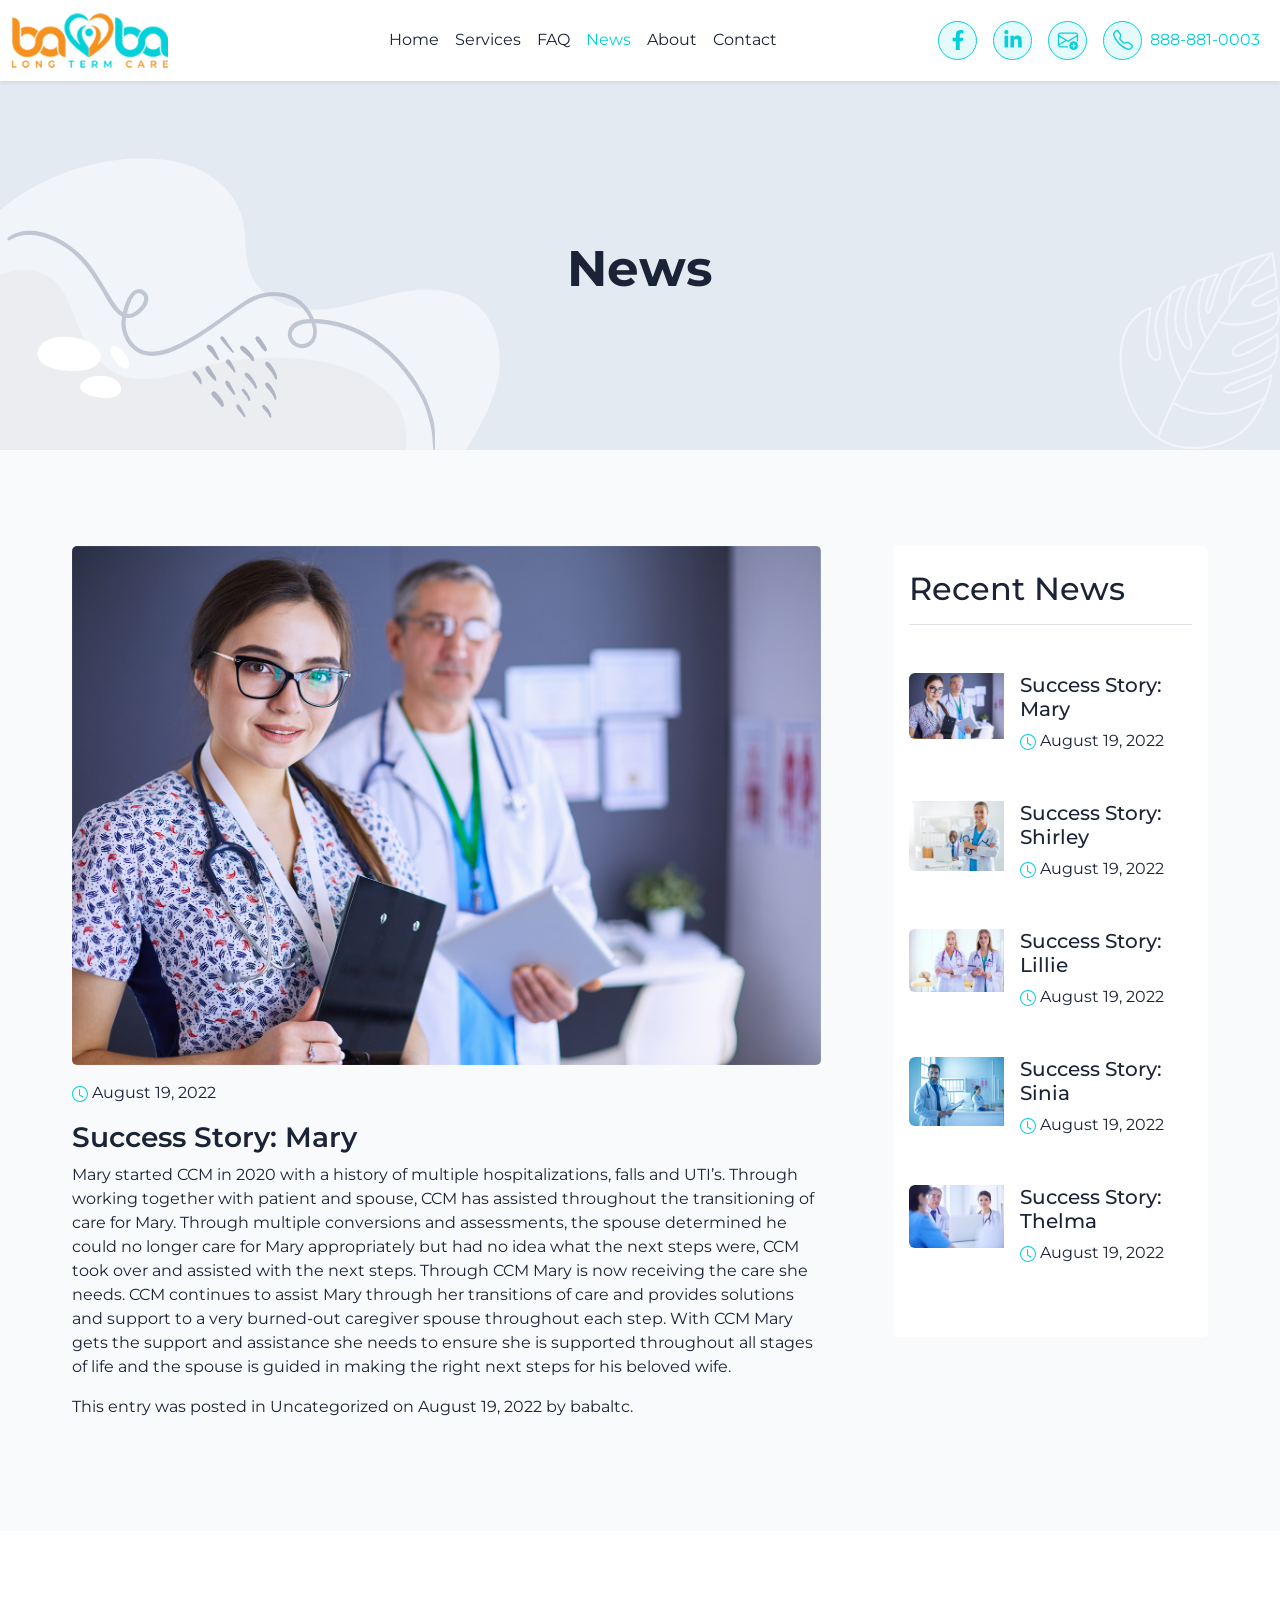
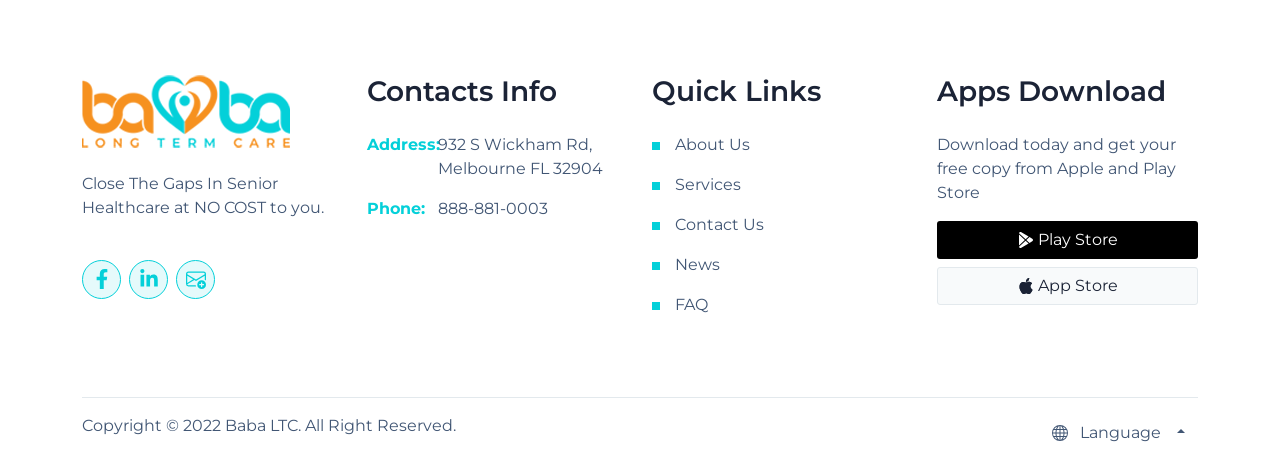
<file: pages/news.html>
<!DOCTYPE html>
<html lang="en">
<head>
	<!-- Required meta tags -->
	<meta charset="utf-8">
	<meta name="viewport" content="width=device-width, initial-scale=1">
	<!-- Bootstrap CSS -->
	<link rel="stylesheet" type="text/css" href="./../assets/libraries/bootstrap/css/bootstrap.min.css">
	<!-- <link rel="stylesheet" href="https://unpkg.com/aos@next/dist/aos.css" /> -->

	<link rel="stylesheet" type="text/css" href="./../assets/css/style.css">
	<title class="text-capitalize">Senior healthcare at no cost to you.</title>
	<link rel="icon" href="./../assets/logo/fav-icon.png" sizes="32x32">
	<link rel="icon" href="./../assets/logo/fav-icon.png" sizes="192x192">
	<link rel="apple-touch-icon" href="./../assets/logo/fav-icon.png">

</head>
<body>

	<!-- Headed -->
	<section class="">
		<!-- d-flex flex-column justify-content-center min-vh-100 -->
		<header class="position-relative">
			
			<!-- <div class="bg-home"></div> -->

			<div class="position-fixed w-100 top-0 start-0 end-0 z-index-12 navigation-nemu bg-sm-white">
				<nav class="navbar navbar-expand-lg pb-0 pt-1 py-lg-2 navbar-light">
					
					<div class="container-fluid">

						<a class="navbar-brand" href="./../index.html">
							<img src="./../assets/logo/logo.png" class="img-fluid w-sm-50 w-75">
						</a>

						<button class="navbar-toggler border-0 clr-green p-0 m-0" type="button" data-bs-toggle="collapse" data-bs-target="#navbarSupportedContent" aria-controls="navbarSupportedContent" aria-expanded="false" aria-label="Toggle navigation">
						<span class="">
							<svg xmlns="http://www.w3.org/2000/svg" width="50" height="40" viewBox="0 0 24 24" fill="currentColor" stroke="currentColor" stroke-width="2" stroke-linecap="round" stroke-linejoin="round" class="feather feather-menu">
								<line x1="3" y1="12" x2="21" y2="12"></line>
								<line x1="3" y1="6" x2="21" y2="6"></line>
								<line x1="3" y1="18" x2="21" y2="18"></line>
							</svg>
						</span>
						</button>

						<div class="collapse navbar-collapse" id="navbarSupportedContent">

							<ul class="navbar-nav mb-2 mb-lg-0 w-100 align-items-lg-center">

								<li class="nav-item ms-lg-auto">
									<a class="nav-link clr-black" aria-current="page" href="./../index.html">Home</a>
								</li>

								<li class="nav-item">
									<a class="nav-link clr-black" href="./services.html">Services</a>
								</li>

								<li class="nav-item">
									<a class="nav-link clr-black" href="./faq.html">FAQ</a>
								</li>

								<li class="nav-item">
									<!-- dropdown-toggle -->
									<a class="nav-link clr-black active" href="./news.html">News</a>
								</li>

								<li class="nav-item">
									<a class="nav-link clr-black" href="./about-us.html">About</a>
								</li>

								<li class="nav-item me-auto">
									<a class="nav-link clr-black" href="./contact.html">Contact</a>
								</li>

								<li class="nav-item">
									<a class="nav-link" href="#">
										<span class="social">
										<svg xmlns="http://www.w3.org/2000/svg" width="20" height="20" viewBox="0 0 320 512" fill="currentColor"><path d="M279.14 288l14.22-92.66h-88.91v-60.13c0-25.35 12.42-50.06 52.24-50.06h40.42V6.26S260.43 0 225.36 0c-73.22 0-121.08 44.38-121.08 124.72v70.62H22.89V288h81.39v224h100.17V288z"/></svg>
										</span>
									</a>
								</li>

								<li class="nav-item">
									<a class="nav-link" href="#">
										<span class="social">
											<svg xmlns="http://www.w3.org/2000/svg" fill="currentColor" width="20" height="20" viewBox="0 0 448 512"><path d="M100.28 448H7.4V148.9h92.88zM53.79 108.1C24.09 108.1 0 83.5 0 53.8a53.79 53.79 0 0 1 107.58 0c0 29.7-24.1 54.3-53.79 54.3zM447.9 448h-92.68V302.4c0-34.7-.7-79.2-48.29-79.2-48.29 0-55.69 37.7-55.69 76.7V448h-92.78V148.9h89.08v40.8h1.3c12.4-23.5 42.69-48.3 87.88-48.3 94 0 111.28 61.9 111.28 142.3V448z"/></svg>
										</span>
									</a>
								</li>

								<li class="nav-item">
									<a class="nav-link" href="#">
										<span class="social">
										<svg xmlns="http://www.w3.org/2000/svg" width="20" height="20" fill="currentColor" class="bi bi-envelope-plus" viewBox="0 0 16 16">
										  <path d="M2 2a2 2 0 0 0-2 2v8.01A2 2 0 0 0 2 14h5.5a.5.5 0 0 0 0-1H2a1 1 0 0 1-.966-.741l5.64-3.471L8 9.583l7-4.2V8.5a.5.5 0 0 0 1 0V4a2 2 0 0 0-2-2H2Zm3.708 6.208L1 11.105V5.383l4.708 2.825ZM1 4.217V4a1 1 0 0 1 1-1h12a1 1 0 0 1 1 1v.217l-7 4.2-7-4.2Z"/>
										  <path d="M16 12.5a3.5 3.5 0 1 1-7 0 3.5 3.5 0 0 1 7 0Zm-3.5-2a.5.5 0 0 0-.5.5v1h-1a.5.5 0 0 0 0 1h1v1a.5.5 0 0 0 1 0v-1h1a.5.5 0 0 0 0-1h-1v-1a.5.5 0 0 0-.5-.5Z"/>
										</svg>
										</span>
									</a>
								</li>

								<li class="nav-item">
									<a href="#" class="nav-link d-flex justify-content-lg-center align-items-center number">
										<div class="social">
											<svg xmlns="http://www.w3.org/2000/svg" width="20" height="20" fill="currentColor" class="bi bi-telephone" viewBox="0 0 16 16">
										 	 <path d="M3.654 1.328a.678.678 0 0 0-1.015-.063L1.605 2.3c-.483.484-.661 1.169-.45 1.77a17.568 17.568 0 0 0 4.168 6.608 17.569 17.569 0 0 0 6.608 4.168c.601.211 1.286.033 1.77-.45l1.034-1.034a.678.678 0 0 0-.063-1.015l-2.307-1.794a.678.678 0 0 0-.58-.122l-2.19.547a1.745 1.745 0 0 1-1.657-.459L5.482 8.062a1.745 1.745 0 0 1-.46-1.657l.548-2.19a.678.678 0 0 0-.122-.58L3.654 1.328zM1.884.511a1.745 1.745 0 0 1 2.612.163L6.29 2.98c.329.423.445.974.315 1.494l-.547 2.19a.678.678 0 0 0 .178.643l2.457 2.457a.678.678 0 0 0 .644.178l2.189-.547a1.745 1.745 0 0 1 1.494.315l2.306 1.794c.829.645.905 1.87.163 2.611l-1.034 1.034c-.74.74-1.846 1.065-2.877.702a18.634 18.634 0 0 1-7.01-4.42 18.634 18.634 0 0 1-4.42-7.009c-.362-1.03-.037-2.137.703-2.877L1.885.511z"/>
											</svg>
										</div>
										<div class="ms-2">888-881-0003</div>
									</a>
								</li>

							</ul>


						</div>

					</div>

				</nav>
			</div>

			<!-- vh-75 -->
			<div class="vh-35 vh-lg-50 bg-gray-3 d-flex justify-content-center align-items-center">
				<h2 class="pt-5 mt-5 ff-raleway-700 fs-50">News</h2>
			</div>

			<img src="./../assets/img/bg-2.png" class="img-fluid d-none d-lg-inline-block z-index-10 position-absolute bottom-0 start-0">
			<img src="./../assets/img/bg-3.png" class="img-fluid d-none d-lg-inline-block z-index-10 position-absolute bottom-0 end-0">
		</header>

	</section>

	<!-- News -->
	<section class="py-5 bg-gray-1">
		<div class="container-fluid py-5">
			<div class="row mx-2 mx-lg-5">
				<div class="col-12 col-md-6 col-lg-8">
					<div class="border-radius-5px">
					<img src="./../assets/img/img-16.jpg" class="img-fluid border-radius-5px">
					<p class="pt-3">
						<span class="clr-green">
							<svg xmlns="http://www.w3.org/2000/svg" width="16" height="16" fill="currentColor" class="bi bi-clock" viewBox="0 0 16 16">
							  <path d="M8 3.5a.5.5 0 0 0-1 0V9a.5.5 0 0 0 .252.434l3.5 2a.5.5 0 0 0 .496-.868L8 8.71V3.5z"/>
							  <path d="M8 16A8 8 0 1 0 8 0a8 8 0 0 0 0 16zm7-8A7 7 0 1 1 1 8a7 7 0 0 1 14 0z"/>
							</svg>
						</span>

						<span>
							August 19, 2022
						</span>
					</p>

					<h3 class="ff-raleway-600 clr-black">
						Success Story: Mary
					</h3>

					<p>
						Mary started CCM in 2020 with a history of multiple hospitalizations, falls and UTI’s. Through working together with patient and spouse, CCM has assisted throughout the transitioning of care for Mary. Through multiple conversions and assessments, the spouse determined he could no longer care for Mary appropriately but had no idea what the next steps were, CCM took over and assisted with the next steps. Through CCM Mary is now receiving the care she needs. CCM continues to assist Mary through her transitions of care and provides solutions and support to a very burned-out caregiver spouse throughout each step. With CCM Mary gets the support and assistance she needs to ensure she is supported throughout all stages of life and the spouse is guided in making the right next steps for his beloved wife.
					</p>

					<p>
						This entry was posted in Uncategorized on August 19, 2022 by babaltc.
					</p>
					</div>
				</div>

				<div class="col-12 col-md-6 col-lg-4">
					<div class="ms-lg-5 px-3 py-4 mt-3 mt-md-0 bg-white border-radius-5px">
						<h2 class="pb-3 border-bottom">
							Recent News
						</h2>

						<div class="my-5">
							<a href="./news.html" class="clr-black">
							<div class="card border-0 mb-3">
							  <div class="row g-0">
							    <div class="col-4">
							      <img src="./../assets/img/img-16.jpg" class="img-fluid rounded-start" alt="...">
							    </div>
							    <div class="col-8">
							      <div class="card-body h-100 d-flex flex-column justify-content-between  py-0">
							        <h5 class="card-title">Success Story: Mary</h5>
							        <p class="card-text">

							        	<span class="clr-green">
											<svg xmlns="http://www.w3.org/2000/svg" width="16" height="16" fill="currentColor" class="bi bi-clock" viewBox="0 0 16 16">
											  <path d="M8 3.5a.5.5 0 0 0-1 0V9a.5.5 0 0 0 .252.434l3.5 2a.5.5 0 0 0 .496-.868L8 8.71V3.5z"/>
											  <path d="M8 16A8 8 0 1 0 8 0a8 8 0 0 0 0 16zm7-8A7 7 0 1 1 1 8a7 7 0 0 1 14 0z"/>
											</svg>
										</span>

										<span>
											August 19, 2022
										</span>

							        </p>

							      </div>
							    </div>
							  </div>
							</div>
							</a>
						</div>

						<div class="my-5">
							<a href="./news-shirley.html" class="clr-black">
							<div class="card border-0 mb-3">
							  <div class="row g-0">
							    <div class="col-4">
							      <img src="./../assets/img/img-18.jpg" class="img-fluid rounded-start" alt="...">
							    </div>
							    <div class="col-8">
							      <div class="card-body h-100 d-flex flex-column justify-content-between  py-0">
							        <h5 class="card-title">Success Story: Shirley</h5>
							        <p class="card-text">

							        	<span class="clr-green">
											<svg xmlns="http://www.w3.org/2000/svg" width="16" height="16" fill="currentColor" class="bi bi-clock" viewBox="0 0 16 16">
											  <path d="M8 3.5a.5.5 0 0 0-1 0V9a.5.5 0 0 0 .252.434l3.5 2a.5.5 0 0 0 .496-.868L8 8.71V3.5z"/>
											  <path d="M8 16A8 8 0 1 0 8 0a8 8 0 0 0 0 16zm7-8A7 7 0 1 1 1 8a7 7 0 0 1 14 0z"/>
											</svg>
										</span>

										<span>
											August 19, 2022
										</span>

							        </p>

							      </div>
							    </div>
							  </div>
							</div>
							</a>
						</div>

						<div class="my-5">
							<a href="./news-lillie.html" class="clr-black">
							<div class="card border-0 mb-3">
							  <div class="row g-0">
							    <div class="col-4">
							      <img src="./../assets/img/img-19.jpg" class="img-fluid rounded-start" alt="...">
							    </div>
							    <div class="col-8">
							      <div class="card-body h-100 d-flex flex-column justify-content-between  py-0">
							        <h5 class="card-title">Success Story: Lillie</h5>
							        <p class="card-text">

							        	<span class="clr-green">
											<svg xmlns="http://www.w3.org/2000/svg" width="16" height="16" fill="currentColor" class="bi bi-clock" viewBox="0 0 16 16">
											  <path d="M8 3.5a.5.5 0 0 0-1 0V9a.5.5 0 0 0 .252.434l3.5 2a.5.5 0 0 0 .496-.868L8 8.71V3.5z"/>
											  <path d="M8 16A8 8 0 1 0 8 0a8 8 0 0 0 0 16zm7-8A7 7 0 1 1 1 8a7 7 0 0 1 14 0z"/>
											</svg>
										</span>

										<span>
											August 19, 2022
										</span>

							        </p>

							      </div>
							    </div>
							  </div>
							</div>
							</a>
						</div>

						<div class="my-5">
							<a href="./news-sinia.html" class="clr-black">
							<div class="card border-0 mb-3">
							  <div class="row g-0">
							    <div class="col-4">
							      <img src="./../assets/img/img-20.jpg" class="img-fluid rounded-start" alt="...">
							    </div>
							    <div class="col-8">
							      <div class="card-body h-100 d-flex flex-column justify-content-between  py-0">
							        <h5 class="card-title">Success Story: Sinia</h5>
							        <p class="card-text">

							        	<span class="clr-green">
											<svg xmlns="http://www.w3.org/2000/svg" width="16" height="16" fill="currentColor" class="bi bi-clock" viewBox="0 0 16 16">
											  <path d="M8 3.5a.5.5 0 0 0-1 0V9a.5.5 0 0 0 .252.434l3.5 2a.5.5 0 0 0 .496-.868L8 8.71V3.5z"/>
											  <path d="M8 16A8 8 0 1 0 8 0a8 8 0 0 0 0 16zm7-8A7 7 0 1 1 1 8a7 7 0 0 1 14 0z"/>
											</svg>
										</span>

										<span>
											August 19, 2022
										</span>

							        </p>

							      </div>
							    </div>
							  </div>
							</div>
							</a>
						</div>

						<div class="my-5">
							<a href="./news-thelma.html" class="clr-black">
							<div class="card border-0 mb-3">
							  <div class="row g-0">
							    <div class="col-4">
							      <img src="./../assets/img/img-21.jpg" class="img-fluid rounded-start" alt="...">
							    </div>
							    <div class="col-8">
							      <div class="card-body h-100 d-flex flex-column justify-content-between  py-0">
							        <h5 class="card-title">Success Story: Thelma</h5>
							        <p class="card-text">

							        	<span class="clr-green">
											<svg xmlns="http://www.w3.org/2000/svg" width="16" height="16" fill="currentColor" class="bi bi-clock" viewBox="0 0 16 16">
											  <path d="M8 3.5a.5.5 0 0 0-1 0V9a.5.5 0 0 0 .252.434l3.5 2a.5.5 0 0 0 .496-.868L8 8.71V3.5z"/>
											  <path d="M8 16A8 8 0 1 0 8 0a8 8 0 0 0 0 16zm7-8A7 7 0 1 1 1 8a7 7 0 0 1 14 0z"/>
											</svg>
										</span>

										<span>
											August 19, 2022
										</span>

							        </p>

							      </div>
							    </div>
							  </div>
							</div>
							</a>
						</div>


					</div>
					
				</div>
			</div>
		</div>
	</section>

	<!-- Footer -->
	<footer class="bg-white clr-gray-2 mt-5 pt-5">
		<section class="container pt-5">
		<div class="row">

			<div class="col-lg-3">
				<div>
					<a href="./../index.html">
						<img src="./../assets/logo/logo.png">
					</a>
				</div>
				<p class="py-4">
					Close The Gaps In Senior Healthcare at NO COST to you.
				</p>
				<ul class="d-flex list-unstyled">
					<li class="nav-item me-2">
						<a class="nav-link" href="#">
							<span class="social">
							<svg xmlns="http://www.w3.org/2000/svg" width="20" height="20" viewBox="0 0 320 512" fill="currentColor">
								<path d="M279.14 288l14.22-92.66h-88.91v-60.13c0-25.35 12.42-50.06 52.24-50.06h40.42V6.26S260.43 0 225.36 0c-73.22 0-121.08 44.38-121.08 124.72v70.62H22.89V288h81.39v224h100.17V288z"/></svg>
							</span>
						</a>
					</li>

					<li class="nav-item me-2">
						<a class="nav-link" href="#">
							<span class="social">
								<svg xmlns="http://www.w3.org/2000/svg" fill="currentColor" width="20" height="20" viewBox="0 0 448 512"><path d="M100.28 448H7.4V148.9h92.88zM53.79 108.1C24.09 108.1 0 83.5 0 53.8a53.79 53.79 0 0 1 107.58 0c0 29.7-24.1 54.3-53.79 54.3zM447.9 448h-92.68V302.4c0-34.7-.7-79.2-48.29-79.2-48.29 0-55.69 37.7-55.69 76.7V448h-92.78V148.9h89.08v40.8h1.3c12.4-23.5 42.69-48.3 87.88-48.3 94 0 111.28 61.9 111.28 142.3V448z"/></svg>
							</span>
						</a>
					</li>

					<li class="nav-item me-2">
						<a class="nav-link" href="#">
							<span class="social">
							<svg xmlns="http://www.w3.org/2000/svg" width="20" height="20" fill="currentColor" class="bi bi-envelope-plus" viewBox="0 0 16 16">
							  <path d="M2 2a2 2 0 0 0-2 2v8.01A2 2 0 0 0 2 14h5.5a.5.5 0 0 0 0-1H2a1 1 0 0 1-.966-.741l5.64-3.471L8 9.583l7-4.2V8.5a.5.5 0 0 0 1 0V4a2 2 0 0 0-2-2H2Zm3.708 6.208L1 11.105V5.383l4.708 2.825ZM1 4.217V4a1 1 0 0 1 1-1h12a1 1 0 0 1 1 1v.217l-7 4.2-7-4.2Z"/>
							  <path d="M16 12.5a3.5 3.5 0 1 1-7 0 3.5 3.5 0 0 1 7 0Zm-3.5-2a.5.5 0 0 0-.5.5v1h-1a.5.5 0 0 0 0 1h1v1a.5.5 0 0 0 1 0v-1h1a.5.5 0 0 0 0-1h-1v-1a.5.5 0 0 0-.5-.5Z"/>
							</svg>
							</span>
						</a>
					</li>					

				</ul>
			</div>
			<div class="col-lg-3">
				<h3 class="pb-3 ff-raleway-600 clr-black">Contacts Info</h3>
				
				<div class="row pb-3">
					<div class="col-lg-3"><span class="clr-green fw-bold">Address:</span></div>
					<div class="col-lg-9"> 932 S Wickham Rd, Melbourne FL 32904</div>
				</div>

				<div class="row pb-3">
					<div class="col-lg-3"><span class="clr-green fw-bold">Phone:</span></div>
					<div class="col-lg-9"> 888-881-0003</div>
				</div>
			</div>
			<div class="col-lg-3">
				<h3 class="pb-3 ff-raleway-600 clr-black">Quick Links</h3>
				<ul class="list-unstyled">
					<li class="pb-3"><span class="cub"></span><a href="./about-us.html" class="clr-gray-2">About Us</a></li>
					<li class="pb-3"><span class="cub"></span><a href="./services.html" class="clr-gray-2">Services</a></li>
					<li class="pb-3"><span class="cub"></span><a href="./contact.html" class="clr-gray-2">Contact Us</a></li>
					<li class="pb-3"><span class="cub"></span><a href="./news.html" class="clr-gray-2">News</a></li>
					<li class="pb-3"><span class="cub"></span><a href="./faq.html" class="clr-gray-2">FAQ</a></li>
				</ul>
			</div>

			<div class="col-lg-3">
				<h3 class="pb-3 ff-raleway-600 clr-black">Apps Download</h3>
				<p>
					Download today and get your free copy from Apple and Play Store
				</p>

				<div class="d-grid gap-2">
					<button class="btn bg-black text-white" type="button">
						<span>
							<svg xmlns="http://www.w3.org/2000/svg" width="16" height="16" fill="currentColor" class="bi bi-google-play" viewBox="0 0 16 16">
							  <path d="M14.222 9.374c1.037-.61 1.037-2.137 0-2.748L11.528 5.04 8.32 8l3.207 2.96 2.694-1.586Zm-3.595 2.116L7.583 8.68 1.03 14.73c.201 1.029 1.36 1.61 2.303 1.055l7.294-4.295ZM1 13.396V2.603L6.846 8 1 13.396ZM1.03 1.27l6.553 6.05 3.044-2.81L3.333.215C2.39-.341 1.231.24 1.03 1.27Z"/>
							</svg>
						</span>
						<span>Play Store</span>
					</button>
					<button class="btn bg-gray-1 clr-black border-app-store" type="button">
						<span>
							<svg xmlns="http://www.w3.org/2000/svg" width="16" height="16" fill="currentColor" class="bi bi-apple" viewBox="0 0 16 16">
							  <path d="M11.182.008C11.148-.03 9.923.023 8.857 1.18c-1.066 1.156-.902 2.482-.878 2.516.024.034 1.52.087 2.475-1.258.955-1.345.762-2.391.728-2.43Zm3.314 11.733c-.048-.096-2.325-1.234-2.113-3.422.212-2.189 1.675-2.789 1.698-2.854.023-.065-.597-.79-1.254-1.157a3.692 3.692 0 0 0-1.563-.434c-.108-.003-.483-.095-1.254.116-.508.139-1.653.589-1.968.607-.316.018-1.256-.522-2.267-.665-.647-.125-1.333.131-1.824.328-.49.196-1.422.754-2.074 2.237-.652 1.482-.311 3.83-.067 4.56.244.729.625 1.924 1.273 2.796.576.984 1.34 1.667 1.659 1.899.319.232 1.219.386 1.843.067.502-.308 1.408-.485 1.766-.472.357.013 1.061.154 1.782.539.571.197 1.111.115 1.652-.105.541-.221 1.324-1.059 2.238-2.758.347-.79.505-1.217.473-1.282Z"/>
							  <path d="M11.182.008C11.148-.03 9.923.023 8.857 1.18c-1.066 1.156-.902 2.482-.878 2.516.024.034 1.52.087 2.475-1.258.955-1.345.762-2.391.728-2.43Zm3.314 11.733c-.048-.096-2.325-1.234-2.113-3.422.212-2.189 1.675-2.789 1.698-2.854.023-.065-.597-.79-1.254-1.157a3.692 3.692 0 0 0-1.563-.434c-.108-.003-.483-.095-1.254.116-.508.139-1.653.589-1.968.607-.316.018-1.256-.522-2.267-.665-.647-.125-1.333.131-1.824.328-.49.196-1.422.754-2.074 2.237-.652 1.482-.311 3.83-.067 4.56.244.729.625 1.924 1.273 2.796.576.984 1.34 1.667 1.659 1.899.319.232 1.219.386 1.843.067.502-.308 1.408-.485 1.766-.472.357.013 1.061.154 1.782.539.571.197 1.111.115 1.652-.105.541-.221 1.324-1.059 2.238-2.758.347-.79.505-1.217.473-1.282Z"/>
							</svg>
						</span>
						<span>
							App Store
						</span>
					</button>
				</div>
			</div>
			
		</div>
		
		<div class="d-flex justify-content-between mt-5 py-3 hr">
			<div>
				Copyright © 2022 Baba LTC. All Right Reserved.
			</div>

			<div class=" dropup">
			  <button class="btn dropdown-toggle clr-gray-2" type="button" data-bs-toggle="dropdown" aria-expanded="false">
			  	<span class="me-2">
			  		<svg xmlns="http://www.w3.org/2000/svg" width="16" height="16" fill="currentColor" class="bi bi-globe" viewBox="0 0 16 16">
					  <path d="M0 8a8 8 0 1 1 16 0A8 8 0 0 1 0 8zm7.5-6.923c-.67.204-1.335.82-1.887 1.855A7.97 7.97 0 0 0 5.145 4H7.5V1.077zM4.09 4a9.267 9.267 0 0 1 .64-1.539 6.7 6.7 0 0 1 .597-.933A7.025 7.025 0 0 0 2.255 4H4.09zm-.582 3.5c.03-.877.138-1.718.312-2.5H1.674a6.958 6.958 0 0 0-.656 2.5h2.49zM4.847 5a12.5 12.5 0 0 0-.338 2.5H7.5V5H4.847zM8.5 5v2.5h2.99a12.495 12.495 0 0 0-.337-2.5H8.5zM4.51 8.5a12.5 12.5 0 0 0 .337 2.5H7.5V8.5H4.51zm3.99 0V11h2.653c.187-.765.306-1.608.338-2.5H8.5zM5.145 12c.138.386.295.744.468 1.068.552 1.035 1.218 1.65 1.887 1.855V12H5.145zm.182 2.472a6.696 6.696 0 0 1-.597-.933A9.268 9.268 0 0 1 4.09 12H2.255a7.024 7.024 0 0 0 3.072 2.472zM3.82 11a13.652 13.652 0 0 1-.312-2.5h-2.49c.062.89.291 1.733.656 2.5H3.82zm6.853 3.472A7.024 7.024 0 0 0 13.745 12H11.91a9.27 9.27 0 0 1-.64 1.539 6.688 6.688 0 0 1-.597.933zM8.5 12v2.923c.67-.204 1.335-.82 1.887-1.855.173-.324.33-.682.468-1.068H8.5zm3.68-1h2.146c.365-.767.594-1.61.656-2.5h-2.49a13.65 13.65 0 0 1-.312 2.5zm2.802-3.5a6.959 6.959 0 0 0-.656-2.5H12.18c.174.782.282 1.623.312 2.5h2.49zM11.27 2.461c.247.464.462.98.64 1.539h1.835a7.024 7.024 0 0 0-3.072-2.472c.218.284.418.598.597.933zM10.855 4a7.966 7.966 0 0 0-.468-1.068C9.835 1.897 9.17 1.282 8.5 1.077V4h2.355z"/>
					</svg>
			  	</span>
			  	<span class="me-2">Language</span>
			  	
			  </button>
			  <ul class="dropdown-menu">
			    <li><a class="dropdown-item clr-gray-2" href="#">English</a></li>
			    <li><a class="dropdown-item clr-gray-2" href="#">Espagnole</a></li>
			  </ul>
			</div>

		</div>
		</section>
	</footer>
	

	<!-- Bootstrap JavaScript: Bundle with Popper -->
	<script type="text/javascript" src="./../assets/libraries/bootstrap/js/bootstrap.bundle.min.js"></script>
	<!-- <script src="https://unpkg.com/aos@next/dist/aos.js"></script> -->
	<script>
		// AOS.init();
	</script>
	<script type="text/javascript" src="./../assets/js/scripts.js"></script>
</body>
</html>
</file>
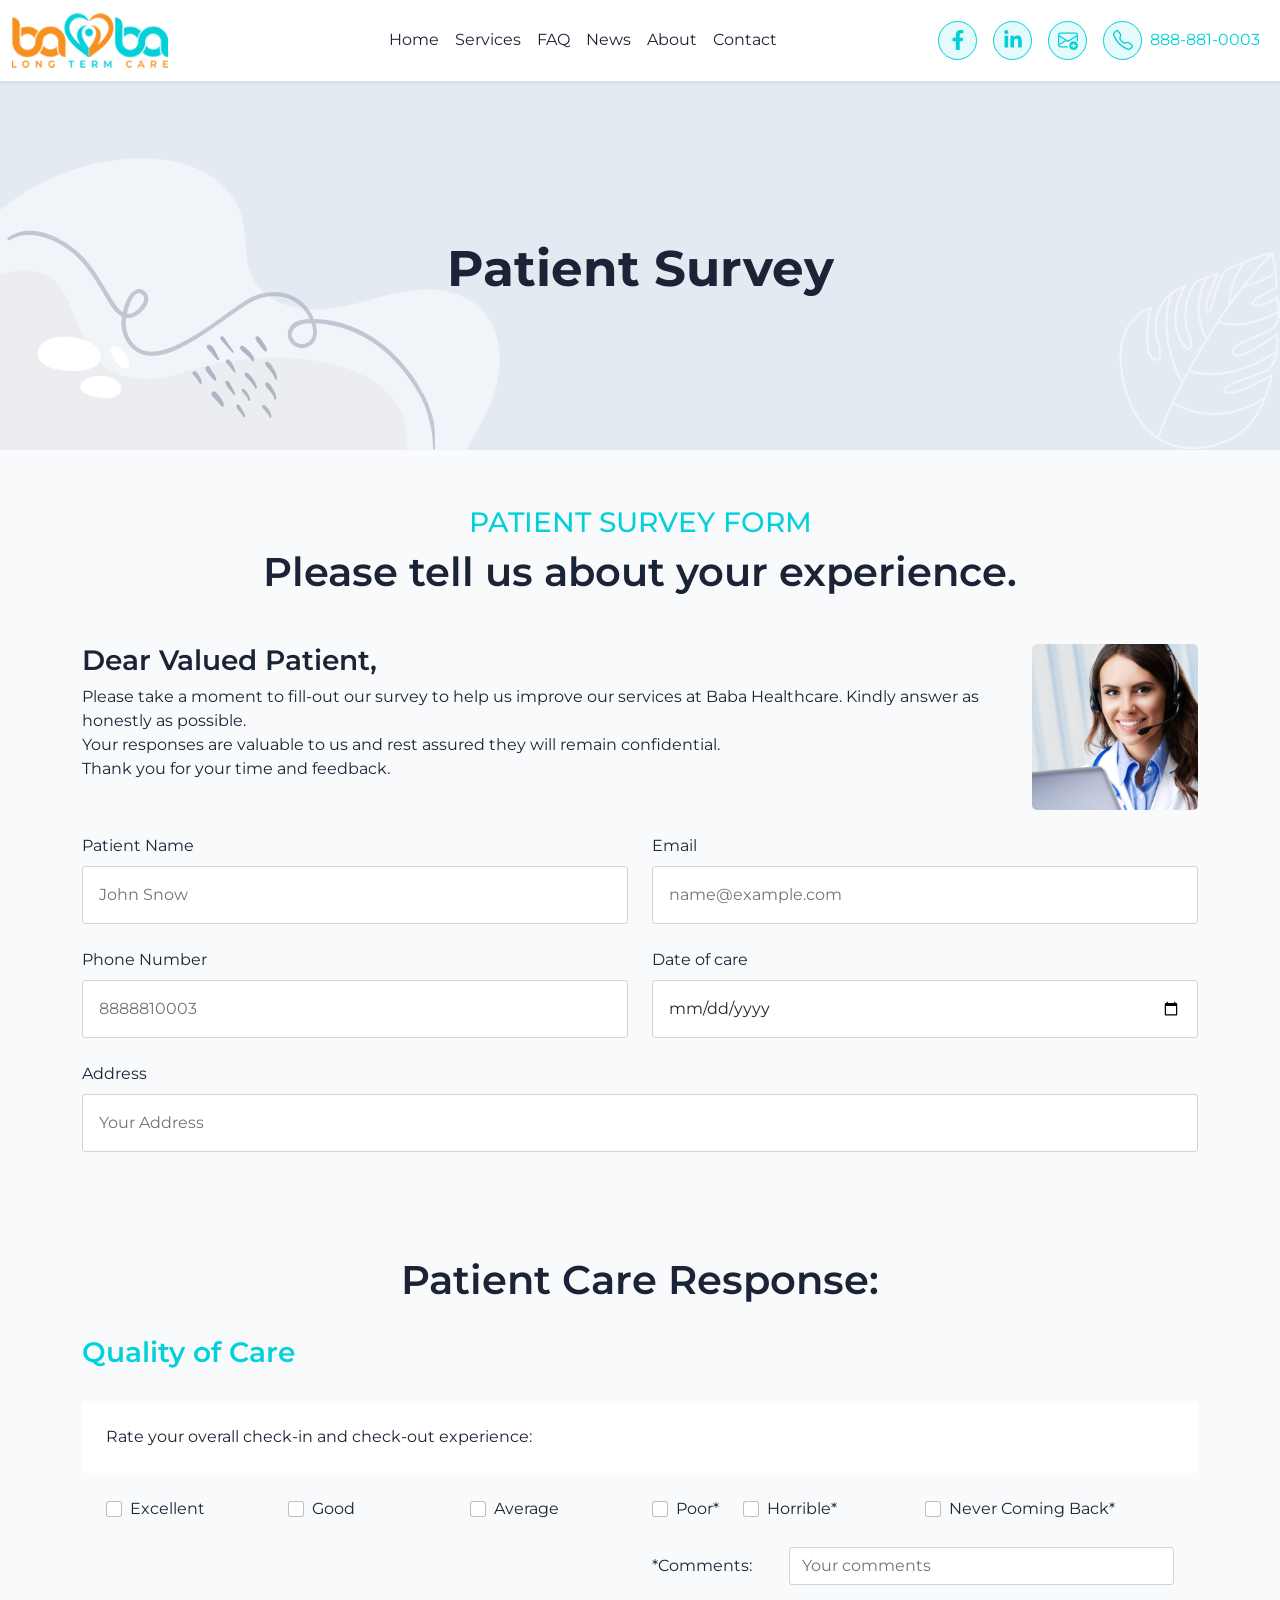
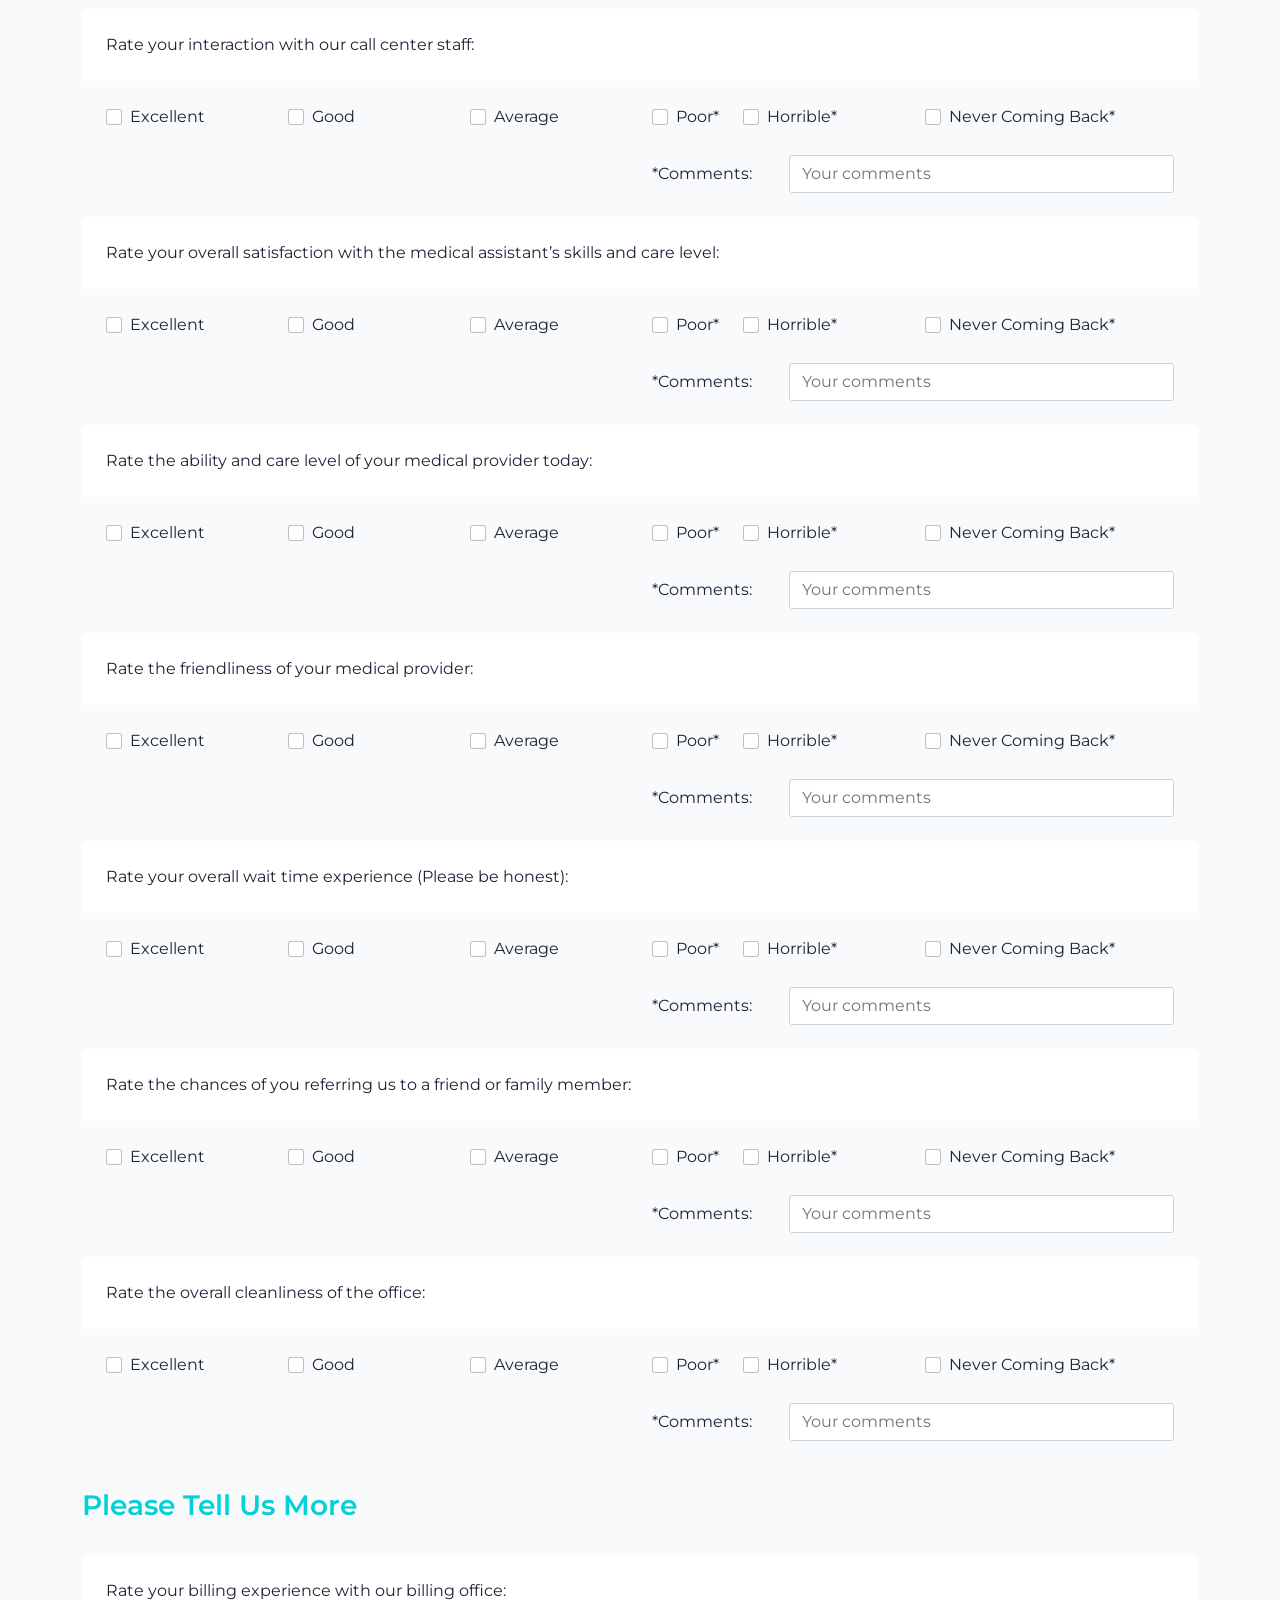
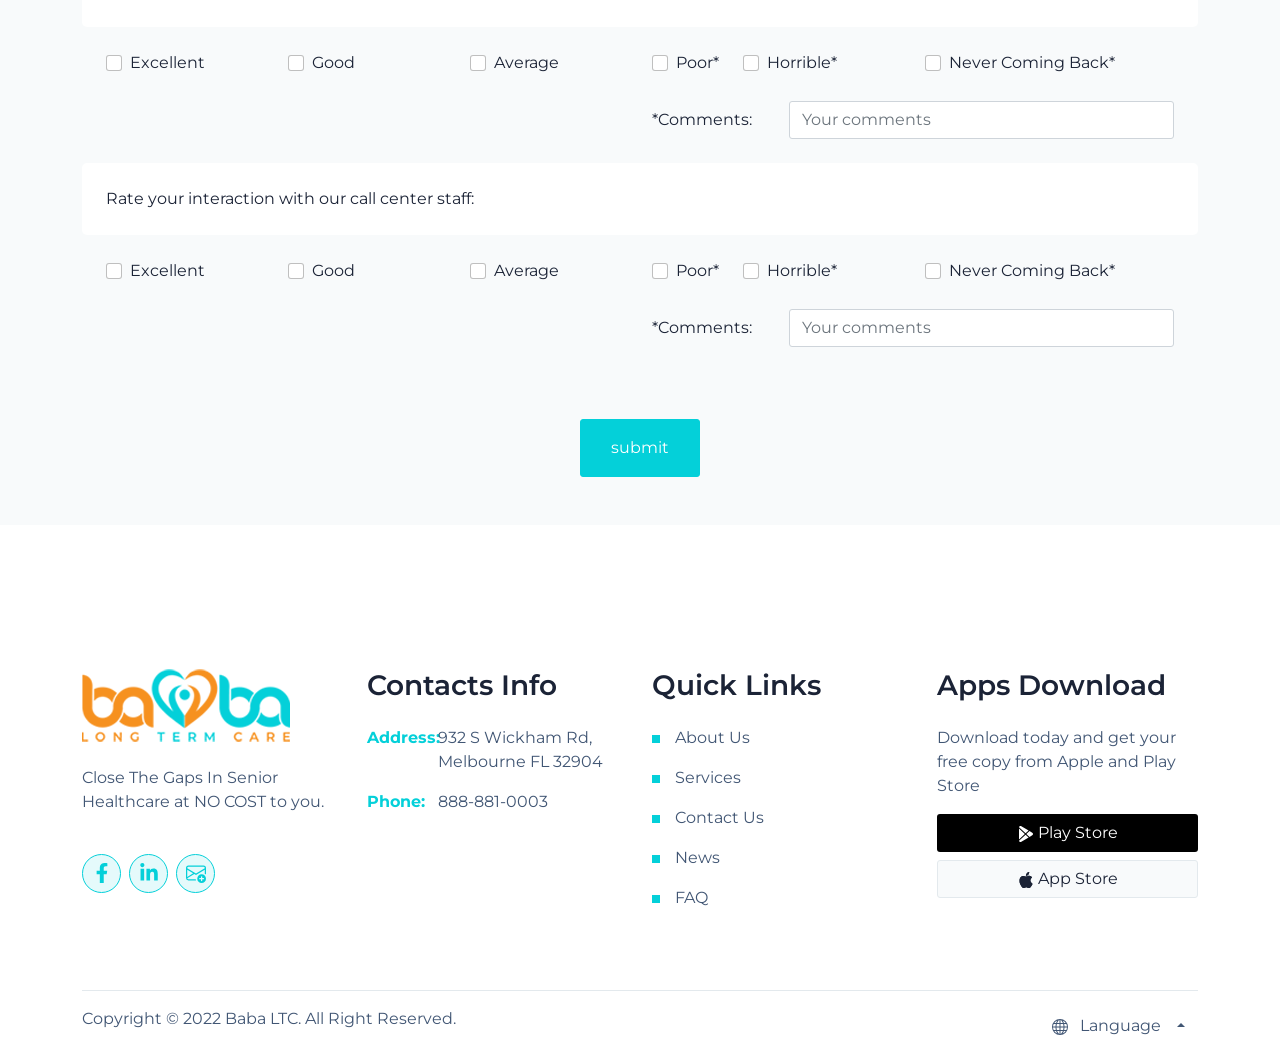
<file: pages/patient-survey.html>
<!DOCTYPE html>
<html lang="en">
<head>
	<!-- Required meta tags -->
	<meta charset="utf-8">
	<meta name="viewport" content="width=device-width, initial-scale=1">
	<!-- Bootstrap CSS -->
	<link rel="stylesheet" type="text/css" href="./../assets/libraries/bootstrap/css/bootstrap.min.css">
	<!-- <link rel="stylesheet" href="https://unpkg.com/aos@next/dist/aos.css" /> -->

	<link rel="stylesheet" type="text/css" href="./../assets/css/style.css">
	<title class="text-capitalize">Senior healthcare at no cost to you.</title>
	<link rel="icon" href="./../assets/logo/fav-icon.png" sizes="32x32">
	<link rel="icon" href="./../assets/logo/fav-icon.png" sizes="192x192">
	<link rel="apple-touch-icon" href="./../assets/logo/fav-icon.png">

</head>
<body>

	<!-- Headed -->
	<section class="">
		<!-- d-flex flex-column justify-content-center min-vh-100 -->
		<header class="position-relative">
			
			<!-- <div class="bg-home"></div> -->

			<div class="position-fixed w-100 top-0 start-0 end-0 z-index-12 navigation-nemu bg-sm-white">
				<nav class="navbar navbar-expand-lg pb-0 pt-1 py-lg-2 navbar-light">
					
					<div class="container-fluid">

						<a class="navbar-brand" href="./../index.html">
							<img src="./../assets/logo/logo.png" class="img-fluid w-sm-50 w-75">
						</a>

						<button class="navbar-toggler border-0 clr-green p-0 m-0" type="button" data-bs-toggle="collapse" data-bs-target="#navbarSupportedContent" aria-controls="navbarSupportedContent" aria-expanded="false" aria-label="Toggle navigation">
						<span class="">
							<svg xmlns="http://www.w3.org/2000/svg" width="50" height="40" viewBox="0 0 24 24" fill="currentColor" stroke="currentColor" stroke-width="2" stroke-linecap="round" stroke-linejoin="round" class="feather feather-menu">
								<line x1="3" y1="12" x2="21" y2="12"></line>
								<line x1="3" y1="6" x2="21" y2="6"></line>
								<line x1="3" y1="18" x2="21" y2="18"></line>
							</svg>
						</span>
						</button>

						<div class="collapse navbar-collapse" id="navbarSupportedContent">

							<ul class="navbar-nav mb-2 mb-lg-0 w-100 align-items-lg-center">

								<li class="nav-item ms-lg-auto">
									<a class="nav-link clr-black" aria-current="page" href="./../index.html">Home</a>
								</li>

								<li class="nav-item">
									<a class="nav-link clr-black" href="./services.html">Services</a>
								</li>

								<li class="nav-item">
									<a class="nav-link clr-black" href="./faq.html">FAQ</a>
								</li>

								<li class="nav-item">
									<!-- dropdown-toggle -->
									<a class="nav-link  clr-black" href="./news.html">News</a>
								</li>

								<li class="nav-item">
									<a class="nav-link clr-black" href="./about-us.html">About</a>
								</li>

								<li class="nav-item me-auto">
									<a class="nav-link clr-black" href="./contact.html">Contact</a>
								</li>

								<li class="nav-item">
									<a class="nav-link" href="#">
										<span class="social">
										<svg xmlns="http://www.w3.org/2000/svg" width="20" height="20" viewBox="0 0 320 512" fill="currentColor"><path d="M279.14 288l14.22-92.66h-88.91v-60.13c0-25.35 12.42-50.06 52.24-50.06h40.42V6.26S260.43 0 225.36 0c-73.22 0-121.08 44.38-121.08 124.72v70.62H22.89V288h81.39v224h100.17V288z"/></svg>
										</span>
									</a>
								</li>

								<li class="nav-item">
									<a class="nav-link" href="#">
										<span class="social">
											<svg xmlns="http://www.w3.org/2000/svg" fill="currentColor" width="20" height="20" viewBox="0 0 448 512"><path d="M100.28 448H7.4V148.9h92.88zM53.79 108.1C24.09 108.1 0 83.5 0 53.8a53.79 53.79 0 0 1 107.58 0c0 29.7-24.1 54.3-53.79 54.3zM447.9 448h-92.68V302.4c0-34.7-.7-79.2-48.29-79.2-48.29 0-55.69 37.7-55.69 76.7V448h-92.78V148.9h89.08v40.8h1.3c12.4-23.5 42.69-48.3 87.88-48.3 94 0 111.28 61.9 111.28 142.3V448z"/></svg>
										</span>
									</a>
								</li>

								<li class="nav-item">
									<a class="nav-link" href="#">
										<span class="social">
										<svg xmlns="http://www.w3.org/2000/svg" width="20" height="20" fill="currentColor" class="bi bi-envelope-plus" viewBox="0 0 16 16">
										  <path d="M2 2a2 2 0 0 0-2 2v8.01A2 2 0 0 0 2 14h5.5a.5.5 0 0 0 0-1H2a1 1 0 0 1-.966-.741l5.64-3.471L8 9.583l7-4.2V8.5a.5.5 0 0 0 1 0V4a2 2 0 0 0-2-2H2Zm3.708 6.208L1 11.105V5.383l4.708 2.825ZM1 4.217V4a1 1 0 0 1 1-1h12a1 1 0 0 1 1 1v.217l-7 4.2-7-4.2Z"/>
										  <path d="M16 12.5a3.5 3.5 0 1 1-7 0 3.5 3.5 0 0 1 7 0Zm-3.5-2a.5.5 0 0 0-.5.5v1h-1a.5.5 0 0 0 0 1h1v1a.5.5 0 0 0 1 0v-1h1a.5.5 0 0 0 0-1h-1v-1a.5.5 0 0 0-.5-.5Z"/>
										</svg>
										</span>
									</a>
								</li>

								<li class="nav-item">
									<a href="#" class="nav-link d-flex justify-content-lg-center align-items-center number">
										<div class="social">
											<svg xmlns="http://www.w3.org/2000/svg" width="20" height="20" fill="currentColor" class="bi bi-telephone" viewBox="0 0 16 16">
										 	 <path d="M3.654 1.328a.678.678 0 0 0-1.015-.063L1.605 2.3c-.483.484-.661 1.169-.45 1.77a17.568 17.568 0 0 0 4.168 6.608 17.569 17.569 0 0 0 6.608 4.168c.601.211 1.286.033 1.77-.45l1.034-1.034a.678.678 0 0 0-.063-1.015l-2.307-1.794a.678.678 0 0 0-.58-.122l-2.19.547a1.745 1.745 0 0 1-1.657-.459L5.482 8.062a1.745 1.745 0 0 1-.46-1.657l.548-2.19a.678.678 0 0 0-.122-.58L3.654 1.328zM1.884.511a1.745 1.745 0 0 1 2.612.163L6.29 2.98c.329.423.445.974.315 1.494l-.547 2.19a.678.678 0 0 0 .178.643l2.457 2.457a.678.678 0 0 0 .644.178l2.189-.547a1.745 1.745 0 0 1 1.494.315l2.306 1.794c.829.645.905 1.87.163 2.611l-1.034 1.034c-.74.74-1.846 1.065-2.877.702a18.634 18.634 0 0 1-7.01-4.42 18.634 18.634 0 0 1-4.42-7.009c-.362-1.03-.037-2.137.703-2.877L1.885.511z"/>
											</svg>
										</div>
										<div class="ms-2">888-881-0003</div>
									</a>
								</li>

							</ul>


						</div>

					</div>

				</nav>
			</div>

			<!-- vh-75 -->
			<div class="vh-35 vh-lg-50 bg-gray-3 d-flex justify-content-center align-items-center">
				<h2 class="pt-5 mt-5 ff-raleway-700 fs-50 text-center">Patient Survey</h2>
			</div>

<!-- 			<div class="position-relative">
 -->		<img src="./../assets/img/bg-2.png" class="img-fluid d-none d-lg-inline-block z-index-10 position-absolute bottom-0 start-0">
			<img src="./../assets/img/bg-3.png" class="img-fluid d-none d-lg-inline-block z-index-10 position-absolute bottom-0 end-0">
			<!-- </div> -->

		</header>

	</section>
	

	<!-- Contact Us -->
	<section class="py-5 bg-gray-1">
		<div class="container py-2">
		<div class="">
			<div class="text-center mb-5">
				<h3 class="clr-green">PATIENT SURVEY FORM</h3>
				<h1 class="ff-raleway-600">Please tell us about your experience.</h1>	
			</div>
			<div class="">

				<div class="row">

					<div class="col-12 col-md-8 col-lg-10">	
						<div class="text-start mb-2">
							<h3 class="ff-raleway-600">Dear Valued Patient,</h3>	
						</div>
						
						<p>
							Please take a moment to fill-out our survey to help us improve our services at Baba Healthcare. Kindly answer as honestly as possible.  
							<br>
							Your responses are valuable to us and rest assured they will remain confidential.  
							<br>
							Thank you for your time and feedback. 
						</p>
					</div>

					<div class="col-12 col-md-4 col-lg-2">
						<img src="./../assets/img/img-24.jpg" class="img-fluid border-radius-5px">
					</div>
				</div>

				<div class="row pt-4">
					<div class="col-12 col-lg-6">
						<label for="nameForm" class="form-label">Patient Name</label>
						<input type="text" class="form-control p-3" id="nameForm" placeholder="John Snow">
					</div>
					<div class="col-12 col-lg-6 pt-4 pt-lg-0">
						<label for="emailForm" class="form-label">Email</label>
						<input type="email" class="form-control p-3" id="emailForm" placeholder="name@example.com">
					</div>
				</div>

				<div class="row pt-4">
					<div class="col-12 col-lg-6">
						<label for="phoneForm" class="form-label">Phone Number </label>
						<input type="phone" class="form-control p-3" id="phoneForm" placeholder="8888810003">
					</div>
					<div class="col-12 col-lg-6 pt-4 pt-lg-0">
						<label for="dateForm" class="form-label">Date of care</label>
						<input type="date" class="form-control p-3" id="dateForm">
					</div>
				</div>

				<div class="col-12 pt-4">
					<label for="addressForm" class="form-label">Address</label>
					<input type="text" class="form-control p-3" id="addressForm" placeholder="Your Address">
				</div>

			</div>
		</div>
		</div>
		
	</section>


	<section class="py-5 bg-gray-1">

		<div class="container">
			<h1 class="ff-raleway-600 text-center">Patient Care Response:</h1>	
			<h3 class="ff-raleway-600 clr-green pt-4">Quality of Care</h3>	
		</div>

		<div class="container pt-4">
			<div class="p-4 bg-white border-radius-5px">
				Rate your overall check-in and check-out experience:
			</div>

			<div class="row p-4">
				<div class="col-12 col-md-4 col-xl-2">
					<div class="form-check">
					  <input class="form-check-input" type="radio" name="flexRadioDefault1" id="flexRadioDefault1" value="Excellent">
					  <label class="form-check-label" for="flexRadioDefault1">
					  	Excellent
					  </label>
					</div>
				</div>

				<div class="col-12 col-md-4 col-xl-2">
					<div class="form-check">
					  <input class="form-check-input" type="radio" name="flexRadioDefault1" id="flexRadioDefault2" value="Good">
					  <label class="form-check-label" for="flexRadioDefault2">
					  	Good
					  </label>
					</div>
				</div>

				<div class="col-12 col-md-4 col-xl-2">
					<div class="form-check">
					  <input class="form-check-input" type="radio" name="flexRadioDefault1" id="flexRadioDefault3" value="Average">
					  <label class="form-check-label" for="flexRadioDefault3">
					  	Average
					  </label>
					</div>
				</div>

				<div class="col-12 col-md-4 col-xl-1">
					<div class="form-check">
					  <input class="form-check-input" type="radio" name="flexRadioDefault1" id="flexRadioDefault4" value="Poor*">
					  <label class="form-check-label" for="flexRadioDefault4">
					  	Poor*
					  </label>
					</div>
				</div>

				<div class="col-12 col-md-4 col-xl-2">
					<div class="form-check">
					  <input class="form-check-input" type="radio" name="flexRadioDefault1" id="flexRadioDefault5" value="Horrible*">
					  <label class="form-check-label" for="flexRadioDefault5">
					  	Horrible* 
					  </label>
					</div>
				</div>

				<div class="col-12 col-md-4 col-xl-3">
					<div class="form-check">
					  <input class="form-check-input" type="radio" name="flexRadioDefault1" id="flexRadioDefault6" value="Never Coming Back*">
					  <label class="form-check-label" for="flexRadioDefault6">
					  	Never Coming Back*
					  </label>
					</div>
				</div>
				
			</div>

			<div class="row px-4">
				<div class="col-12 col-xl-6 ms-auto">
					<div class="row">
					    <label for="comments1" class="col-sm-3 col-form-label pe-5">*Comments:</label>
					    <div class="col-sm-9">
					      <input type="text" class="form-control" id="comments1" placeholder="Your comments">
					    </div>
				  </div>
				</div>
			</div>


		</div>

		<div class="container pt-4">
			<div class="p-4 bg-white border-radius-5px">
				Rate your interaction with our call center staff:
			</div>

			<div class="row p-4">
				<div class="col-12 col-md-4 col-xl-2">
					<div class="form-check">
					  <input class="form-check-input" type="radio" name="flexRadioDefault2" id="flexRadioDefault12" value="Excellent">
					  <label class="form-check-label" for="flexRadioDefault12">
					  	Excellent
					  </label>
					</div>
				</div>

				<div class="col-12 col-md-4 col-xl-2">
					<div class="form-check">
					  <input class="form-check-input" type="radio" name="flexRadioDefault2" id="flexRadioDefault22" value="Good">
					  <label class="form-check-label" for="flexRadioDefault22">
					  	Good
					  </label>
					</div>
				</div>

				<div class="col-12 col-md-4 col-xl-2">
					<div class="form-check">
					  <input class="form-check-input" type="radio" name="flexRadioDefault2" id="flexRadioDefault32" value="Average">
					  <label class="form-check-label" for="flexRadioDefault32">
					  	Average
					  </label>
					</div>
				</div>

				<div class="col-12 col-md-4 col-xl-1">
					<div class="form-check">
					  <input class="form-check-input" type="radio" name="flexRadioDefault2" id="flexRadioDefault42" value="Poor*">
					  <label class="form-check-label" for="flexRadioDefault42">
					  	Poor*
					  </label>
					</div>
				</div>

				<div class="col-12 col-md-4 col-xl-2">
					<div class="form-check">
					  <input class="form-check-input" type="radio" name="flexRadioDefault2" id="flexRadioDefault52" value="Horrible*">
					  <label class="form-check-label" for="flexRadioDefault52">
					  	Horrible* 
					  </label>
					</div>
				</div>

				<div class="col-12 col-md-4 col-xl-3">
					<div class="form-check">
					  <input class="form-check-input" type="radio" name="flexRadioDefault2" id="flexRadioDefault62" value="Never Coming Back*">
					  <label class="form-check-label" for="flexRadioDefault62">
					  	Never Coming Back*
					  </label>
					</div>
				</div>
				
			</div>


			<div class="row px-4">
				<div class="col-12 col-xl-6 ms-auto">
					<div class="row">
					    <label for="comments2" class="col-sm-3 col-form-label pe-5">*Comments:</label>
					    <div class="col-sm-9">
					      <input type="text" class="form-control" id="comments2" placeholder="Your comments">
					    </div>
				  </div>
				</div>
			</div>


		</div>

		<div class="container pt-4">
			<div class="p-4 bg-white border-radius-5px">
				Rate your overall satisfaction with the medical assistant’s skills and care level:
			</div>

			<div class="row p-4">
				<div class="col-12 col-md-4 col-xl-2">
					<div class="form-check">
					  <input class="form-check-input" type="radio" name="flexRadioDefault3" id="flexRadioDefault13" value="Excellent">
					  <label class="form-check-label" for="flexRadioDefault13">
					  	Excellent
					  </label>
					</div>
				</div>

				<div class="col-12 col-md-4 col-xl-2">
					<div class="form-check">
					  <input class="form-check-input" type="radio" name="flexRadioDefault3" id="flexRadioDefault23" value="Good">
					  <label class="form-check-label" for="flexRadioDefault23">
					  	Good
					  </label>
					</div>
				</div>

				<div class="col-12 col-md-4 col-xl-2">
					<div class="form-check">
					  <input class="form-check-input" type="radio" name="flexRadioDefault3" id="flexRadioDefault33" value="Average">
					  <label class="form-check-label" for="flexRadioDefault33">
					  	Average
					  </label>
					</div>
				</div>

				<div class="col-12 col-md-4 col-xl-1">
					<div class="form-check">
					  <input class="form-check-input" type="radio" name="flexRadioDefault3" id="flexRadioDefault43" value="Poor*">
					  <label class="form-check-label" for="flexRadioDefault43">
					  	Poor*
					  </label>
					</div>
				</div>

				<div class="col-12 col-md-4 col-xl-2">
					<div class="form-check">
					  <input class="form-check-input" type="radio" name="flexRadioDefault3" id="flexRadioDefault53" value="Horrible*">
					  <label class="form-check-label" for="flexRadioDefault53">
					  	Horrible* 
					  </label>
					</div>
				</div>

				<div class="col-12 col-md-4 col-xl-3">
					<div class="form-check">
					  <input class="form-check-input" type="radio" name="flexRadioDefault3" id="flexRadioDefault63" value="Never Coming Back*">
					  <label class="form-check-label" for="flexRadioDefault63">
					  	Never Coming Back*
					  </label>
					</div>
				</div>
				
			</div>


			<div class="row px-4">
				<div class="col-12 col-xl-6 ms-auto">
					<div class="row">
					    <label for="comments3" class="col-sm-3 col-form-label pe-5">*Comments:</label>
					    <div class="col-sm-9">
					      <input type="text" class="form-control" id="comments3" placeholder="Your comments">
					    </div>
				  </div>
				</div>
			</div>


		</div>
		
		<div class="container pt-4">
			<div class="p-4 bg-white border-radius-5px">
				Rate the ability and care level of your medical provider today:
			</div>

			<div class="row p-4">
				<div class="col-12 col-md-4 col-xl-2">
					<div class="form-check">
					  <input class="form-check-input" type="radio" name="flexRadioDefault4" id="flexRadioDefault14" value="Excellent">
					  <label class="form-check-label" for="flexRadioDefault14">
					  	Excellent
					  </label>
					</div>
				</div>

				<div class="col-12 col-md-4 col-xl-2">
					<div class="form-check">
					  <input class="form-check-input" type="radio" name="flexRadioDefault4" id="flexRadioDefault24" value="Good">
					  <label class="form-check-label" for="flexRadioDefault24">
					  	Good
					  </label>
					</div>
				</div>

				<div class="col-12 col-md-4 col-xl-2">
					<div class="form-check">
					  <input class="form-check-input" type="radio" name="flexRadioDefault4" id="flexRadioDefault34" value="Average">
					  <label class="form-check-label" for="flexRadioDefault34">
					  	Average
					  </label>
					</div>
				</div>

				<div class="col-12 col-md-4 col-xl-1">
					<div class="form-check">
					  <input class="form-check-input" type="radio" name="flexRadioDefault4" id="flexRadioDefault44" value="Poor*">
					  <label class="form-check-label" for="flexRadioDefault44">
					  	Poor*
					  </label>
					</div>
				</div>

				<div class="col-12 col-md-4 col-xl-2">
					<div class="form-check">
					  <input class="form-check-input" type="radio" name="flexRadioDefault4" id="flexRadioDefault54" value="Horrible*">
					  <label class="form-check-label" for="flexRadioDefault54">
					  	Horrible* 
					  </label>
					</div>
				</div>

				<div class="col-12 col-md-4 col-xl-3">
					<div class="form-check">
					  <input class="form-check-input" type="radio" name="flexRadioDefault4" id="flexRadioDefault64" value="Never Coming Back*">
					  <label class="form-check-label" for="flexRadioDefault64">
					  	Never Coming Back*
					  </label>
					</div>
				</div>
				
			</div>

			<div class="row px-4">
				<div class="col-12 col-xl-6 ms-auto">
					<div class="row">
					    <label for="comments4" class="col-sm-3 col-form-label pe-5">*Comments:</label>
					    <div class="col-sm-9">
					      <input type="text" class="form-control" id="comments4" placeholder="Your comments">
					    </div>
				  </div>
				</div>
			</div>


		</div>


		<div class="container pt-4">
			<div class="p-4 bg-white border-radius-5px">
				Rate the friendliness of your medical provider:
			</div>

			<div class="row p-4">
				<div class="col-12 col-md-4 col-xl-2">
					<div class="form-check">
					  <input class="form-check-input" type="radio" name="flexRadioDefault5" id="flexRadioDefault16" value="Excellent">
					  <label class="form-check-label" for="flexRadioDefault16">
					  	Excellent
					  </label>
					</div>
				</div>

				<div class="col-12 col-md-4 col-xl-2">
					<div class="form-check">
					  <input class="form-check-input" type="radio" name="flexRadioDefault5" id="flexRadioDefault26" value="Good">
					  <label class="form-check-label" for="flexRadioDefault26">
					  	Good
					  </label>
					</div>
				</div>

				<div class="col-12 col-md-4 col-xl-2">
					<div class="form-check">
					  <input class="form-check-input" type="radio" name="flexRadioDefault5" id="flexRadioDefault36" value="Average">
					  <label class="form-check-label" for="flexRadioDefault36">
					  	Average
					  </label>
					</div>
				</div>

				<div class="col-12 col-md-4 col-xl-1">
					<div class="form-check">
					  <input class="form-check-input" type="radio" name="flexRadioDefault5" id="flexRadioDefault46" value="Poor*">
					  <label class="form-check-label" for="flexRadioDefault46">
					  	Poor*
					  </label>
					</div>
				</div>

				<div class="col-12 col-md-4 col-xl-2">
					<div class="form-check">
					  <input class="form-check-input" type="radio" name="flexRadioDefault5" id="flexRadioDefault56" value="Horrible*">
					  <label class="form-check-label" for="flexRadioDefault56">
					  	Horrible* 
					  </label>
					</div>
				</div>

				<div class="col-12 col-md-4 col-xl-3">
					<div class="form-check">
					  <input class="form-check-input" type="radio" name="flexRadioDefault5" id="flexRadioDefault66" value="Never Coming Back*">
					  <label class="form-check-label" for="flexRadioDefault66">
					  	Never Coming Back*
					  </label>
					</div>
				</div>
				
			</div>

			<div class="row px-4">
				<div class="col-12 col-xl-6 ms-auto">
					<div class="row">
					    <label for="comments5" class="col-sm-3 col-form-label pe-5">*Comments:</label>
					    <div class="col-sm-9">
					      <input type="text" class="form-control" id="comments5" placeholder="Your comments">
					    </div>
				  </div>
				</div>
			</div>


		</div>


		<div class="container pt-4">
			<div class="p-4 bg-white border-radius-5px">
				Rate your overall wait time experience (Please be honest):
			</div>

			<div class="row p-4">
				<div class="col-12 col-md-4 col-xl-2">
					<div class="form-check">
					  <input class="form-check-input" type="radio" name="flexRadioDefault6" id="flexRadioDefault17" value="Excellent">
					  <label class="form-check-label" for="flexRadioDefault17">
					  	Excellent
					  </label>
					</div>
				</div>

				<div class="col-12 col-md-4 col-xl-2">
					<div class="form-check">
					  <input class="form-check-input" type="radio" name="flexRadioDefault6" id="flexRadioDefault27" value="Good">
					  <label class="form-check-label" for="flexRadioDefault27">
					  	Good
					  </label>
					</div>
				</div>

				<div class="col-12 col-md-4 col-xl-2">
					<div class="form-check">
					  <input class="form-check-input" type="radio" name="flexRadioDefault6" id="flexRadioDefault37" value="Average">
					  <label class="form-check-label" for="flexRadioDefault37">
					  	Average
					  </label>
					</div>
				</div>

				<div class="col-12 col-md-4 col-xl-1">
					<div class="form-check">
					  <input class="form-check-input" type="radio" name="flexRadioDefault6" id="flexRadioDefault47" value="Poor*">
					  <label class="form-check-label" for="flexRadioDefault47">
					  	Poor*
					  </label>
					</div>
				</div>

				<div class="col-12 col-md-4 col-xl-2">
					<div class="form-check">
					  <input class="form-check-input" type="radio" name="flexRadioDefault6" id="flexRadioDefault57" value="Horrible*">
					  <label class="form-check-label" for="flexRadioDefault57">
					  	Horrible* 
					  </label>
					</div>
				</div>

				<div class="col-12 col-md-4 col-xl-3">
					<div class="form-check">
					  <input class="form-check-input" type="radio" name="flexRadioDefault6" id="flexRadioDefault67" value="Never Coming Back*">
					  <label class="form-check-label" for="flexRadioDefault67">
					  	Never Coming Back*
					  </label>
					</div>
				</div>
				
			</div>

			<div class="row px-4">
				<div class="col-12 col-xl-6 ms-auto">
					<div class="row">
					    <label for="comments6" class="col-sm-3 col-form-label pe-5">*Comments:</label>
					    <div class="col-sm-9">
					      <input type="text" class="form-control" id="comments6" placeholder="Your comments">
					    </div>
				  </div>
				</div>
			</div>

		</div>


		<div class="container pt-4">
			<div class="p-4 bg-white border-radius-5px">
				Rate the chances of you referring us to a friend or family member:
			</div>

			<div class="row p-4">
				<div class="col-12 col-md-4 col-xl-2">
					<div class="form-check">
					  <input class="form-check-input" type="radio" name="flexRadioDefault7" id="flexRadioDefault18" value="Excellent">
					  <label class="form-check-label" for="flexRadioDefault18">
					  	Excellent
					  </label>
					</div>
				</div>

				<div class="col-12 col-md-4 col-xl-2">
					<div class="form-check">
					  <input class="form-check-input" type="radio" name="flexRadioDefault7" id="flexRadioDefault28" value="Good">
					  <label class="form-check-label" for="flexRadioDefault28">
					  	Good
					  </label>
					</div>
				</div>

				<div class="col-12 col-md-4 col-xl-2">
					<div class="form-check">
					  <input class="form-check-input" type="radio" name="flexRadioDefault7" id="flexRadioDefault38" value="Average">
					  <label class="form-check-label" for="flexRadioDefault38">
					  	Average
					  </label>
					</div>
				</div>

				<div class="col-12 col-md-4 col-xl-1">
					<div class="form-check">
					  <input class="form-check-input" type="radio" name="flexRadioDefault7" id="flexRadioDefault48" value="Poor*">
					  <label class="form-check-label" for="flexRadioDefault48">
					  	Poor*
					  </label>
					</div>
				</div>

				<div class="col-12 col-md-4 col-xl-2">
					<div class="form-check">
					  <input class="form-check-input" type="radio" name="flexRadioDefault7" id="flexRadioDefault58" value="Horrible*">
					  <label class="form-check-label" for="flexRadioDefault58">
					  	Horrible* 
					  </label>
					</div>
				</div>

				<div class="col-12 col-md-4 col-xl-3">
					<div class="form-check">
					  <input class="form-check-input" type="radio" name="flexRadioDefault7" id="flexRadioDefault68" value="Never Coming Back*">
					  <label class="form-check-label" for="flexRadioDefault68">
					  	Never Coming Back*
					  </label>
					</div>
				</div>
				
			</div>

			<div class="row px-4">
				<div class="col-12 col-xl-6 ms-auto">
					<div class="row">
					    <label for="comments7" class="col-sm-3 col-form-label pe-5">*Comments:</label>
					    <div class="col-sm-9">
					      <input type="text" class="form-control" id="comments7" placeholder="Your comments">
					    </div>
				  </div>
				</div>
			</div>


		</div>


		<div class="container pt-4">
			<div class="p-4 bg-white border-radius-5px">
				Rate the overall cleanliness of the office:
			</div>

			<div class="row p-4">
				<div class="col-12 col-md-4 col-xl-2">
					<div class="form-check">
					  <input class="form-check-input" type="radio" name="flexRadioDefault8" id="flexRadioDefault19" value="Excellent">
					  <label class="form-check-label" for="flexRadioDefault19">
					  	Excellent
					  </label>
					</div>
				</div>

				<div class="col-12 col-md-4 col-xl-2">
					<div class="form-check">
					  <input class="form-check-input" type="radio" name="flexRadioDefault8" id="flexRadioDefault29" value="Good">
					  <label class="form-check-label" for="flexRadioDefault29">
					  	Good
					  </label>
					</div>
				</div>

				<div class="col-12 col-md-4 col-xl-2">
					<div class="form-check">
					  <input class="form-check-input" type="radio" name="flexRadioDefault8" id="flexRadioDefault39" value="Average">
					  <label class="form-check-label" for="flexRadioDefault39">
					  	Average
					  </label>
					</div>
				</div>

				<div class="col-12 col-md-4 col-xl-1">
					<div class="form-check">
					  <input class="form-check-input" type="radio" name="flexRadioDefault8" id="flexRadioDefault49" value="Poor*">
					  <label class="form-check-label" for="flexRadioDefault49">
					  	Poor*
					  </label>
					</div>
				</div>

				<div class="col-12 col-md-4 col-xl-2">
					<div class="form-check">
					  <input class="form-check-input" type="radio" name="flexRadioDefault8" id="flexRadioDefault59" value="Horrible*">
					  <label class="form-check-label" for="flexRadioDefault59">
					  	Horrible* 
					  </label>
					</div>
				</div>

				<div class="col-12 col-md-4 col-xl-3">
					<div class="form-check">
					  <input class="form-check-input" type="radio" name="flexRadioDefault8" id="flexRadioDefault69" value="Never Coming Back*">
					  <label class="form-check-label" for="flexRadioDefault69">
					  	Never Coming Back*
					  </label>
					</div>
				</div>
				
			</div>

			<div class="row px-4">
				<div class="col-12 col-xl-6 ms-auto">
					<div class="row">
					    <label for="comments8" class="col-sm-3 col-form-label pe-5">*Comments:</label>
					    <div class="col-sm-9">
					      <input type="text" class="form-control" id="comments8" placeholder="Your comments">
					    </div>
				  </div>
				</div>
			</div>


		</div>




		<div class="container pt-5">
			<h3 class="ff-raleway-600 clr-green">Please Tell Us More</h3>	
			
		</div>





		<div class="container pt-4">
			<div class="p-4 bg-white border-radius-5px">
				Rate your billing experience with our billing office:
			</div>

			<div class="row p-4">
				<div class="col-12 col-md-4 col-xl-2">
					<div class="form-check">
					  <input class="form-check-input" type="radio" name="flexRadioDefault9" id="flexRadioDefault110" value="Excellent">
					  <label class="form-check-label" for="flexRadioDefault110">
					  	Excellent
					  </label>
					</div>
				</div>

				<div class="col-12 col-md-4 col-xl-2">
					<div class="form-check">
					  <input class="form-check-input" type="radio" name="flexRadioDefault9" id="flexRadioDefault210" value="Good">
					  <label class="form-check-label" for="flexRadioDefault210">
					  	Good
					  </label>
					</div>
				</div>

				<div class="col-12 col-md-4 col-xl-2">
					<div class="form-check">
					  <input class="form-check-input" type="radio" name="flexRadioDefault9" id="flexRadioDefault310" value="Average">
					  <label class="form-check-label" for="flexRadioDefault310">
					  	Average
					  </label>
					</div>
				</div>

				<div class="col-12 col-md-4 col-xl-1">
					<div class="form-check">
					  <input class="form-check-input" type="radio" name="flexRadioDefault9" id="flexRadioDefault410" value="Poor*">
					  <label class="form-check-label" for="flexRadioDefault410">
					  	Poor*
					  </label>
					</div>
				</div>

				<div class="col-12 col-md-4 col-xl-2">
					<div class="form-check">
					  <input class="form-check-input" type="radio" name="flexRadioDefault9" id="flexRadioDefault510" value="Horrible*">
					  <label class="form-check-label" for="flexRadioDefault510">
					  	Horrible* 
					  </label>
					</div>
				</div>

				<div class="col-12 col-md-4 col-xl-3">
					<div class="form-check">
					  <input class="form-check-input" type="radio" name="flexRadioDefault9" id="flexRadioDefault610" value="Never Coming Back*">
					  <label class="form-check-label" for="flexRadioDefault610">
					  	Never Coming Back*
					  </label>
					</div>
				</div>
				
			</div>

			<div class="row px-4">
				<div class="col-12 col-xl-6 ms-auto">
					<div class="row">
					    <label for="comments9" class="col-sm-3 col-form-label pe-5">*Comments:</label>
					    <div class="col-sm-9">
					      <input type="text" class="form-control" id="comments9" placeholder="Your comments">
					    </div>
				  </div>
				</div>
			</div>

		</div>


		<div class="container pt-4">
			<div class="p-4 bg-white border-radius-5px">
				Rate your interaction with our call center staff:
			</div>

			<div class="row p-4">
				<div class="col-12 col-md-4 col-xl-2">
					<div class="form-check">
					  <input class="form-check-input" type="radio" name="flexRadioDefault10" id="flexRadioDefault111" value="Excellent">
					  <label class="form-check-label" for="flexRadioDefault111">
					  	Excellent
					  </label>
					</div>
				</div>

				<div class="col-12 col-md-4 col-xl-2">
					<div class="form-check">
					  <input class="form-check-input" type="radio" name="flexRadioDefault10" id="flexRadioDefault211" value="Good">
					  <label class="form-check-label" for="flexRadioDefault211">
					  	Good
					  </label>
					</div>
				</div>

				<div class="col-12 col-md-4 col-xl-2">
					<div class="form-check">
					  <input class="form-check-input" type="radio" name="flexRadioDefault10" id="flexRadioDefault311" value="Average">
					  <label class="form-check-label" for="flexRadioDefault311">
					  	Average
					  </label>
					</div>
				</div>

				<div class="col-12 col-md-4 col-xl-1">
					<div class="form-check">
					  <input class="form-check-input" type="radio" name="flexRadioDefault10" id="flexRadioDefault411" value="Poor*">
					  <label class="form-check-label" for="flexRadioDefault411">
					  	Poor*
					  </label>
					</div>
				</div>

				<div class="col-12 col-md-4 col-xl-2">
					<div class="form-check">
					  <input class="form-check-input" type="radio" name="flexRadioDefault10" id="flexRadioDefault511" value="Horrible*">
					  <label class="form-check-label" for="flexRadioDefault511">
					  	Horrible* 
					  </label>
					</div>
				</div>

				<div class="col-12 col-md-4 col-xl-3">
					<div class="form-check">
					  <input class="form-check-input" type="radio" name="flexRadioDefault10" id="flexRadioDefault611" value="Never Coming Back*">
					  <label class="form-check-label" for="flexRadioDefault611">
					  	Never Coming Back*
					  </label>
					</div>
				</div>
				
			</div>

			<div class="row px-4">
				<div class="col-12 col-xl-6 ms-auto">
					<div class="row">
					    <label for="comments10" class="col-sm-3 col-form-label pe-5">*Comments:</label>
					    <div class="col-sm-9">
					      <input type="text" class="form-control" id="comments10" placeholder="Your comments">
					    </div>
				  </div>
				</div>
			</div>


		</div>



	</section>



	<div class="text-center py-4 bg-gray-1">
		<button type="submit" class="btn btn-primary btn-lg" id="sendMessage">submit</button>
		<h5 class=" clr-green mt-4" id="yourMessageIsSent"></h5>
	</div>









	<!-- Footer -->
	<footer class="bg-white clr-gray-2 mt-5 pt-5">
		<section class="container pt-5">
		<div class="row">

			<div class="col-lg-3">
				<div>
					<a href="./../index.html">
						<img src="./../assets/logo/logo.png">
					</a>
				</div>
				<p class="py-4">
					Close The Gaps In Senior Healthcare at NO COST to you.
				</p>
				<ul class="d-flex list-unstyled">
					<li class="nav-item me-2">
						<a class="nav-link" href="#">
							<span class="social">
							<svg xmlns="http://www.w3.org/2000/svg" width="20" height="20" viewBox="0 0 320 512" fill="currentColor">
								<path d="M279.14 288l14.22-92.66h-88.91v-60.13c0-25.35 12.42-50.06 52.24-50.06h40.42V6.26S260.43 0 225.36 0c-73.22 0-121.08 44.38-121.08 124.72v70.62H22.89V288h81.39v224h100.17V288z"/></svg>
							</span>
						</a>
					</li>

					<li class="nav-item me-2">
						<a class="nav-link" href="#">
							<span class="social">
								<svg xmlns="http://www.w3.org/2000/svg" fill="currentColor" width="20" height="20" viewBox="0 0 448 512"><path d="M100.28 448H7.4V148.9h92.88zM53.79 108.1C24.09 108.1 0 83.5 0 53.8a53.79 53.79 0 0 1 107.58 0c0 29.7-24.1 54.3-53.79 54.3zM447.9 448h-92.68V302.4c0-34.7-.7-79.2-48.29-79.2-48.29 0-55.69 37.7-55.69 76.7V448h-92.78V148.9h89.08v40.8h1.3c12.4-23.5 42.69-48.3 87.88-48.3 94 0 111.28 61.9 111.28 142.3V448z"/></svg>
							</span>
						</a>
					</li>

					<li class="nav-item me-2">
						<a class="nav-link" href="#">
							<span class="social">
							<svg xmlns="http://www.w3.org/2000/svg" width="20" height="20" fill="currentColor" class="bi bi-envelope-plus" viewBox="0 0 16 16">
							  <path d="M2 2a2 2 0 0 0-2 2v8.01A2 2 0 0 0 2 14h5.5a.5.5 0 0 0 0-1H2a1 1 0 0 1-.966-.741l5.64-3.471L8 9.583l7-4.2V8.5a.5.5 0 0 0 1 0V4a2 2 0 0 0-2-2H2Zm3.708 6.208L1 11.105V5.383l4.708 2.825ZM1 4.217V4a1 1 0 0 1 1-1h12a1 1 0 0 1 1 1v.217l-7 4.2-7-4.2Z"/>
							  <path d="M16 12.5a3.5 3.5 0 1 1-7 0 3.5 3.5 0 0 1 7 0Zm-3.5-2a.5.5 0 0 0-.5.5v1h-1a.5.5 0 0 0 0 1h1v1a.5.5 0 0 0 1 0v-1h1a.5.5 0 0 0 0-1h-1v-1a.5.5 0 0 0-.5-.5Z"/>
							</svg>
							</span>
						</a>
					</li>					

				</ul>
			</div>
			<div class="col-lg-3">
				<h3 class="pb-3 ff-raleway-600 clr-black">Contacts Info</h3>
				
				<div class="row pb-3">
					<div class="col-lg-3"><span class="clr-green fw-bold">Address:</span></div>
					<div class="col-lg-9"> 932 S Wickham Rd, Melbourne FL 32904</div>
				</div>

				<div class="row pb-3">
					<div class="col-lg-3"><span class="clr-green fw-bold">Phone:</span></div>
					<div class="col-lg-9"> 888-881-0003</div>
				</div>
			</div>
			<div class="col-lg-3">
				<h3 class="pb-3 ff-raleway-600 clr-black">Quick Links</h3>
				<ul class="list-unstyled">
					<li class="pb-3"><span class="cub"></span><a href="./about-us.html" class="clr-gray-2">About Us</a></li>
					<li class="pb-3"><span class="cub"></span><a href="./services.html" class="clr-gray-2">Services</a></li>
					<li class="pb-3"><span class="cub"></span><a href="./contact.html" class="clr-gray-2">Contact Us</a></li>
					<li class="pb-3"><span class="cub"></span><a href="./news.html" class="clr-gray-2">News</a></li>
					<li class="pb-3"><span class="cub"></span><a href="./faq.html" class="clr-gray-2">FAQ</a></li>
				</ul>
			</div>

			<div class="col-lg-3">
				<h3 class="pb-3 ff-raleway-600 clr-black">Apps Download</h3>
				<p>
					Download today and get your free copy from Apple and Play Store
				</p>

				<div class="d-grid gap-2">
					<button class="btn bg-black text-white" type="button">
						<span>
							<svg xmlns="http://www.w3.org/2000/svg" width="16" height="16" fill="currentColor" class="bi bi-google-play" viewBox="0 0 16 16">
							  <path d="M14.222 9.374c1.037-.61 1.037-2.137 0-2.748L11.528 5.04 8.32 8l3.207 2.96 2.694-1.586Zm-3.595 2.116L7.583 8.68 1.03 14.73c.201 1.029 1.36 1.61 2.303 1.055l7.294-4.295ZM1 13.396V2.603L6.846 8 1 13.396ZM1.03 1.27l6.553 6.05 3.044-2.81L3.333.215C2.39-.341 1.231.24 1.03 1.27Z"/>
							</svg>
						</span>
						<span>Play Store</span>
					</button>
					<button class="btn bg-gray-1 clr-black border-app-store" type="button">
						<span>
							<svg xmlns="http://www.w3.org/2000/svg" width="16" height="16" fill="currentColor" class="bi bi-apple" viewBox="0 0 16 16">
							  <path d="M11.182.008C11.148-.03 9.923.023 8.857 1.18c-1.066 1.156-.902 2.482-.878 2.516.024.034 1.52.087 2.475-1.258.955-1.345.762-2.391.728-2.43Zm3.314 11.733c-.048-.096-2.325-1.234-2.113-3.422.212-2.189 1.675-2.789 1.698-2.854.023-.065-.597-.79-1.254-1.157a3.692 3.692 0 0 0-1.563-.434c-.108-.003-.483-.095-1.254.116-.508.139-1.653.589-1.968.607-.316.018-1.256-.522-2.267-.665-.647-.125-1.333.131-1.824.328-.49.196-1.422.754-2.074 2.237-.652 1.482-.311 3.83-.067 4.56.244.729.625 1.924 1.273 2.796.576.984 1.34 1.667 1.659 1.899.319.232 1.219.386 1.843.067.502-.308 1.408-.485 1.766-.472.357.013 1.061.154 1.782.539.571.197 1.111.115 1.652-.105.541-.221 1.324-1.059 2.238-2.758.347-.79.505-1.217.473-1.282Z"/>
							  <path d="M11.182.008C11.148-.03 9.923.023 8.857 1.18c-1.066 1.156-.902 2.482-.878 2.516.024.034 1.52.087 2.475-1.258.955-1.345.762-2.391.728-2.43Zm3.314 11.733c-.048-.096-2.325-1.234-2.113-3.422.212-2.189 1.675-2.789 1.698-2.854.023-.065-.597-.79-1.254-1.157a3.692 3.692 0 0 0-1.563-.434c-.108-.003-.483-.095-1.254.116-.508.139-1.653.589-1.968.607-.316.018-1.256-.522-2.267-.665-.647-.125-1.333.131-1.824.328-.49.196-1.422.754-2.074 2.237-.652 1.482-.311 3.83-.067 4.56.244.729.625 1.924 1.273 2.796.576.984 1.34 1.667 1.659 1.899.319.232 1.219.386 1.843.067.502-.308 1.408-.485 1.766-.472.357.013 1.061.154 1.782.539.571.197 1.111.115 1.652-.105.541-.221 1.324-1.059 2.238-2.758.347-.79.505-1.217.473-1.282Z"/>
							</svg>
						</span>
						<span>
							App Store
						</span>
					</button>
				</div>
			</div>
			
		</div>
		
		<div class="d-flex justify-content-between mt-5 py-3 hr">
			<div>
				Copyright © 2022 Baba LTC. All Right Reserved.
			</div>

			<div class=" dropup">
			  <button class="btn dropdown-toggle clr-gray-2" type="button" data-bs-toggle="dropdown" aria-expanded="false">
			  	<span class="me-2">
			  		<svg xmlns="http://www.w3.org/2000/svg" width="16" height="16" fill="currentColor" class="bi bi-globe" viewBox="0 0 16 16">
					  <path d="M0 8a8 8 0 1 1 16 0A8 8 0 0 1 0 8zm7.5-6.923c-.67.204-1.335.82-1.887 1.855A7.97 7.97 0 0 0 5.145 4H7.5V1.077zM4.09 4a9.267 9.267 0 0 1 .64-1.539 6.7 6.7 0 0 1 .597-.933A7.025 7.025 0 0 0 2.255 4H4.09zm-.582 3.5c.03-.877.138-1.718.312-2.5H1.674a6.958 6.958 0 0 0-.656 2.5h2.49zM4.847 5a12.5 12.5 0 0 0-.338 2.5H7.5V5H4.847zM8.5 5v2.5h2.99a12.495 12.495 0 0 0-.337-2.5H8.5zM4.51 8.5a12.5 12.5 0 0 0 .337 2.5H7.5V8.5H4.51zm3.99 0V11h2.653c.187-.765.306-1.608.338-2.5H8.5zM5.145 12c.138.386.295.744.468 1.068.552 1.035 1.218 1.65 1.887 1.855V12H5.145zm.182 2.472a6.696 6.696 0 0 1-.597-.933A9.268 9.268 0 0 1 4.09 12H2.255a7.024 7.024 0 0 0 3.072 2.472zM3.82 11a13.652 13.652 0 0 1-.312-2.5h-2.49c.062.89.291 1.733.656 2.5H3.82zm6.853 3.472A7.024 7.024 0 0 0 13.745 12H11.91a9.27 9.27 0 0 1-.64 1.539 6.688 6.688 0 0 1-.597.933zM8.5 12v2.923c.67-.204 1.335-.82 1.887-1.855.173-.324.33-.682.468-1.068H8.5zm3.68-1h2.146c.365-.767.594-1.61.656-2.5h-2.49a13.65 13.65 0 0 1-.312 2.5zm2.802-3.5a6.959 6.959 0 0 0-.656-2.5H12.18c.174.782.282 1.623.312 2.5h2.49zM11.27 2.461c.247.464.462.98.64 1.539h1.835a7.024 7.024 0 0 0-3.072-2.472c.218.284.418.598.597.933zM10.855 4a7.966 7.966 0 0 0-.468-1.068C9.835 1.897 9.17 1.282 8.5 1.077V4h2.355z"/>
					</svg>
			  	</span>
			  	<span class="me-2">Language</span>
			  	
			  </button>
			  <ul class="dropdown-menu">
			    <li><a class="dropdown-item clr-gray-2" href="#">English</a></li>
			    <li><a class="dropdown-item clr-gray-2" href="#">Espagnole</a></li>
			  </ul>
			</div>

		</div>
		</section>
	</footer>
	

	<!-- Bootstrap JavaScript: Bundle with Popper -->
	<script type="text/javascript" src="./../assets/libraries/bootstrap/js/bootstrap.bundle.min.js"></script>
	<!-- <script src="https://unpkg.com/aos@next/dist/aos.js"></script> -->
	<script>
		// AOS.init();
	</script>
	<script type="text/javascript" src="./../assets/js/surveyJS.js"></script>
</body>
</html>
</file>
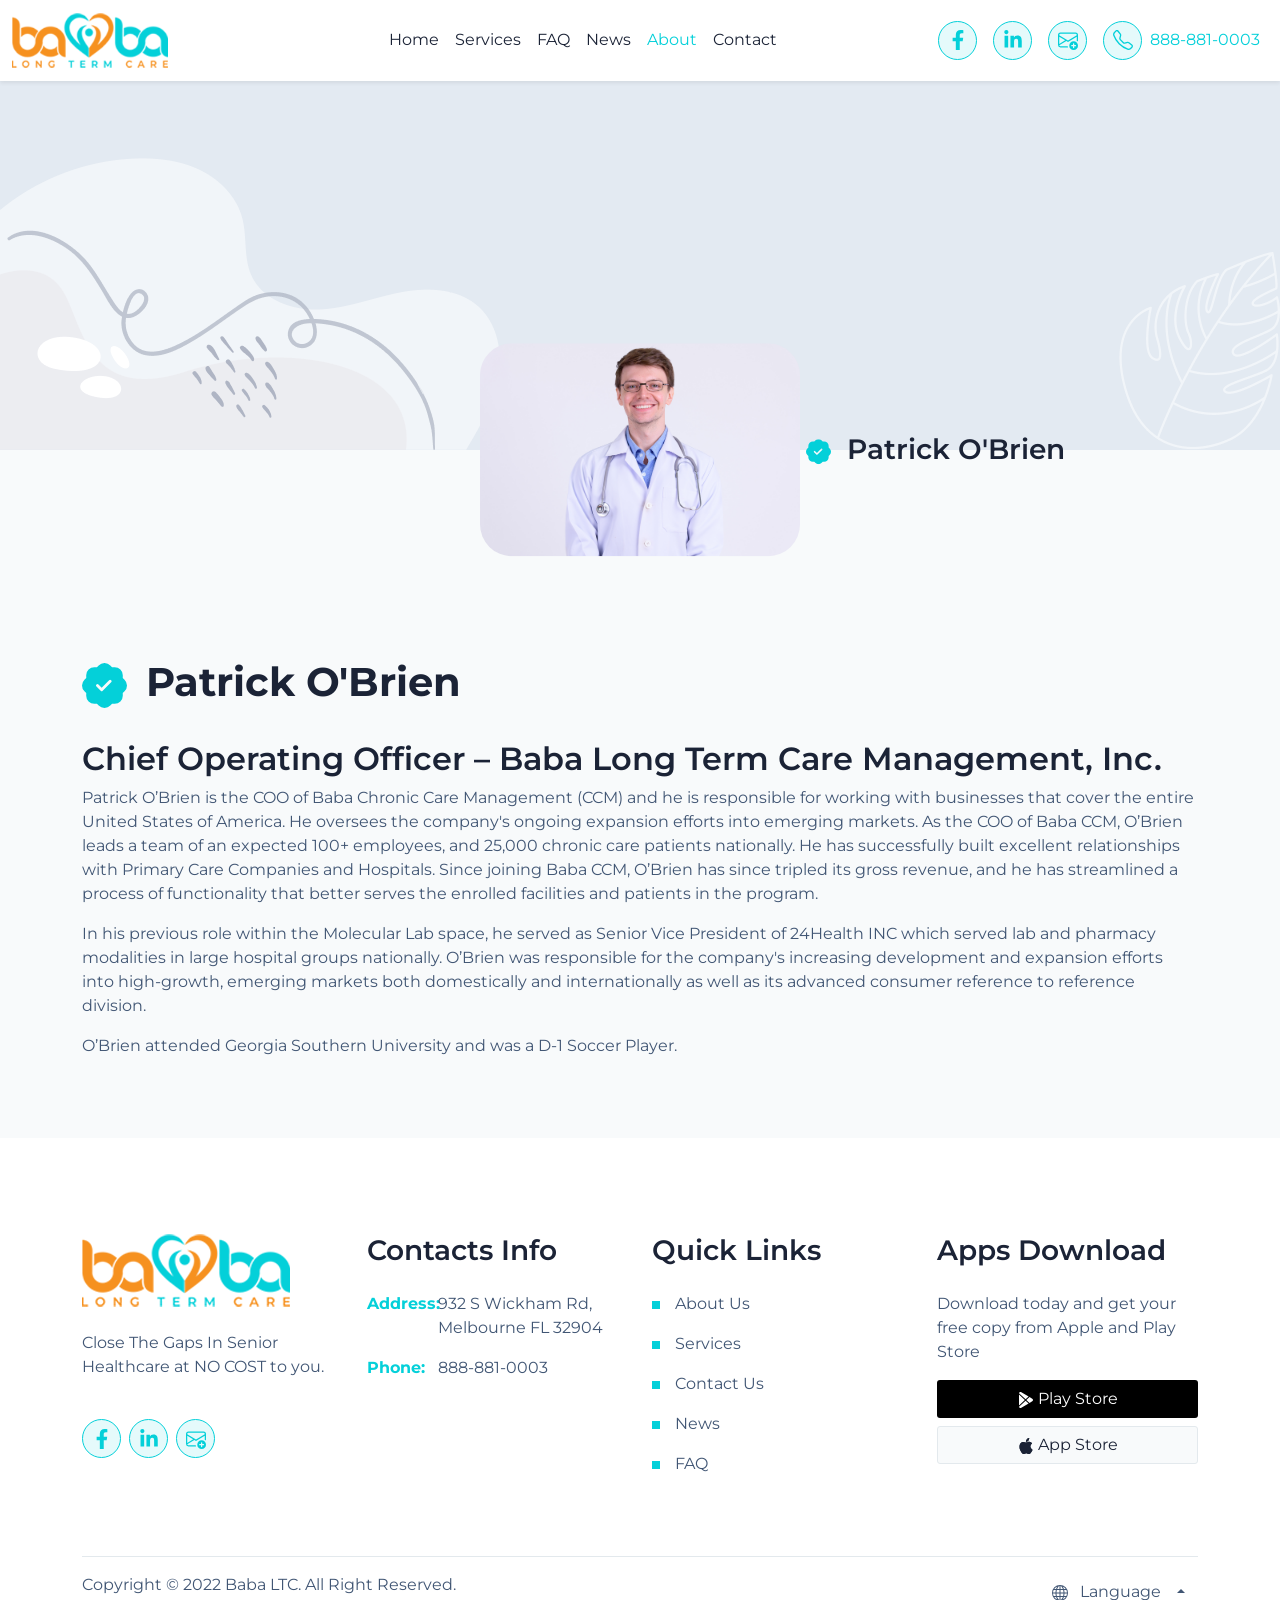
<file: pages/patrick-OBrien.html>
<!DOCTYPE html>
<html lang="en">
<head>
	<!-- Required meta tags -->
	<meta charset="utf-8">
	<meta name="viewport" content="width=device-width, initial-scale=1">
	<!-- Bootstrap CSS -->
	<link rel="stylesheet" type="text/css" href="./../assets/libraries/bootstrap/css/bootstrap.min.css">
	<!-- <link rel="stylesheet" href="https://unpkg.com/aos@next/dist/aos.css" /> -->

	<link rel="stylesheet" type="text/css" href="./../assets/css/style.css">
	<title class="text-capitalize">Senior healthcare at no cost to you.</title>
	<link rel="icon" href="./../assets/logo/fav-icon.png" sizes="32x32">
	<link rel="icon" href="./../assets/logo/fav-icon.png" sizes="192x192">
	<link rel="apple-touch-icon" href="./../assets/logo/fav-icon.png">

</head>
<body class="bg-gray-1">

	<!-- Headed -->
	<section class="">
		<!-- d-flex flex-column justify-content-center min-vh-100 -->
		<header class="position-relative">
			
			<!-- <div class="bg-home"></div> -->

			<div class="position-fixed w-100 top-0 start-0 end-0 z-index-12 navigation-nemu bg-sm-white">
				<nav class="navbar navbar-expand-lg pb-0 pt-1 py-lg-2 navbar-light">
					
					<div class="container-fluid">

						<a class="navbar-brand" href="./../index.html">
							<img src="./../assets/logo/logo.png" class="img-fluid w-sm-50 w-75">
						</a>

						<button class="navbar-toggler border-0 clr-green p-0 m-0" type="button" data-bs-toggle="collapse" data-bs-target="#navbarSupportedContent" aria-controls="navbarSupportedContent" aria-expanded="false" aria-label="Toggle navigation">
						<span class="">
							<svg xmlns="http://www.w3.org/2000/svg" width="50" height="40" viewBox="0 0 24 24" fill="currentColor" stroke="currentColor" stroke-width="2" stroke-linecap="round" stroke-linejoin="round" class="feather feather-menu">
								<line x1="3" y1="12" x2="21" y2="12"></line>
								<line x1="3" y1="6" x2="21" y2="6"></line>
								<line x1="3" y1="18" x2="21" y2="18"></line>
							</svg>
						</span>
						</button>

						<div class="collapse navbar-collapse" id="navbarSupportedContent">

							<ul class="navbar-nav mb-2 mb-lg-0 w-100 align-items-lg-center">

								<li class="nav-item ms-lg-auto">
									<a class="nav-link clr-black" aria-current="page" href="./../index.html">Home</a>
								</li>

								<li class="nav-item">
									<a class="nav-link clr-black" href="./services.html">Services</a>
								</li>

								<li class="nav-item">
									<a class="nav-link clr-black" href="./faq.html">FAQ</a>
								</li>

								<li class="nav-item">
									<!-- dropdown-toggle -->
									<a class="nav-link  clr-black" href="./news.html">News</a>
								</li>

								<li class="nav-item">
									<a class="nav-link clr-black active" href="./about-us.html">About</a>
								</li>

								<li class="nav-item me-auto">
									<a class="nav-link clr-black" href="./contact.html">Contact</a>
								</li>

								<li class="nav-item">
									<a class="nav-link" href="#">
										<span class="social">
										<svg xmlns="http://www.w3.org/2000/svg" width="20" height="20" viewBox="0 0 320 512" fill="currentColor"><path d="M279.14 288l14.22-92.66h-88.91v-60.13c0-25.35 12.42-50.06 52.24-50.06h40.42V6.26S260.43 0 225.36 0c-73.22 0-121.08 44.38-121.08 124.72v70.62H22.89V288h81.39v224h100.17V288z"/></svg>
										</span>
									</a>
								</li>

								<li class="nav-item">
									<a class="nav-link" href="#">
										<span class="social">
											<svg xmlns="http://www.w3.org/2000/svg" fill="currentColor" width="20" height="20" viewBox="0 0 448 512"><path d="M100.28 448H7.4V148.9h92.88zM53.79 108.1C24.09 108.1 0 83.5 0 53.8a53.79 53.79 0 0 1 107.58 0c0 29.7-24.1 54.3-53.79 54.3zM447.9 448h-92.68V302.4c0-34.7-.7-79.2-48.29-79.2-48.29 0-55.69 37.7-55.69 76.7V448h-92.78V148.9h89.08v40.8h1.3c12.4-23.5 42.69-48.3 87.88-48.3 94 0 111.28 61.9 111.28 142.3V448z"/></svg>
										</span>
									</a>
								</li>

								<li class="nav-item">
									<a class="nav-link" href="#">
										<span class="social">
										<svg xmlns="http://www.w3.org/2000/svg" width="20" height="20" fill="currentColor" class="bi bi-envelope-plus" viewBox="0 0 16 16">
										  <path d="M2 2a2 2 0 0 0-2 2v8.01A2 2 0 0 0 2 14h5.5a.5.5 0 0 0 0-1H2a1 1 0 0 1-.966-.741l5.64-3.471L8 9.583l7-4.2V8.5a.5.5 0 0 0 1 0V4a2 2 0 0 0-2-2H2Zm3.708 6.208L1 11.105V5.383l4.708 2.825ZM1 4.217V4a1 1 0 0 1 1-1h12a1 1 0 0 1 1 1v.217l-7 4.2-7-4.2Z"/>
										  <path d="M16 12.5a3.5 3.5 0 1 1-7 0 3.5 3.5 0 0 1 7 0Zm-3.5-2a.5.5 0 0 0-.5.5v1h-1a.5.5 0 0 0 0 1h1v1a.5.5 0 0 0 1 0v-1h1a.5.5 0 0 0 0-1h-1v-1a.5.5 0 0 0-.5-.5Z"/>
										</svg>
										</span>
									</a>
								</li>

								<li class="nav-item">
									<a href="#" class="nav-link d-flex justify-content-lg-center align-items-center number">
										<div class="social">
											<svg xmlns="http://www.w3.org/2000/svg" width="20" height="20" fill="currentColor" class="bi bi-telephone" viewBox="0 0 16 16">
										 	 <path d="M3.654 1.328a.678.678 0 0 0-1.015-.063L1.605 2.3c-.483.484-.661 1.169-.45 1.77a17.568 17.568 0 0 0 4.168 6.608 17.569 17.569 0 0 0 6.608 4.168c.601.211 1.286.033 1.77-.45l1.034-1.034a.678.678 0 0 0-.063-1.015l-2.307-1.794a.678.678 0 0 0-.58-.122l-2.19.547a1.745 1.745 0 0 1-1.657-.459L5.482 8.062a1.745 1.745 0 0 1-.46-1.657l.548-2.19a.678.678 0 0 0-.122-.58L3.654 1.328zM1.884.511a1.745 1.745 0 0 1 2.612.163L6.29 2.98c.329.423.445.974.315 1.494l-.547 2.19a.678.678 0 0 0 .178.643l2.457 2.457a.678.678 0 0 0 .644.178l2.189-.547a1.745 1.745 0 0 1 1.494.315l2.306 1.794c.829.645.905 1.87.163 2.611l-1.034 1.034c-.74.74-1.846 1.065-2.877.702a18.634 18.634 0 0 1-7.01-4.42 18.634 18.634 0 0 1-4.42-7.009c-.362-1.03-.037-2.137.703-2.877L1.885.511z"/>
											</svg>
										</div>
										<div class="ms-2">888-881-0003</div>
									</a>
								</li>

							</ul>


						</div>

					</div>

				</nav>
			</div>

			<!-- vh-75 -->
			<div class="vh-35 vh-lg-50 bg-gray-3 d-flex justify-content-center align-items-center">
				<h2 class="pt-5 mt-5 ff-raleway-700 fs-50"></h2>
			</div>

			<img src="./../assets/img/bg-2.png" class="img-fluid d-none d-lg-inline-block z-index-10 position-absolute bottom-0 start-0">
			<img src="./../assets/img/bg-3.png" class="img-fluid d-none d-lg-inline-block z-index-10 position-absolute bottom-0 end-0">
		</header>

	</section>

	<!-- Image in the middle -->
	<section class="mb-5">
		<div class="position-relative h-100">
			<img src="./../assets/img/img-13.jpg" class="img-fluid w-50 w-lg-25 position-absolute z-index-10 top-0 start-50 translate-middle rounded-5">
			<h3 class="position-absolute start-63 z-index-10 top-n13 translate-middle-y d-none d-lg-inline-block">
				<span class="img-fluid clr-green">
					<svg xmlns="http://www.w3.org/2000/svg" width="25" height="25" fill="currentColor" class="bi bi-patch-check-fill" viewBox="0 0 16 16">
					  <path d="M10.067.87a2.89 2.89 0 0 0-4.134 0l-.622.638-.89-.011a2.89 2.89 0 0 0-2.924 2.924l.01.89-.636.622a2.89 2.89 0 0 0 0 4.134l.637.622-.011.89a2.89 2.89 0 0 0 2.924 2.924l.89-.01.622.636a2.89 2.89 0 0 0 4.134 0l.622-.637.89.011a2.89 2.89 0 0 0 2.924-2.924l-.01-.89.636-.622a2.89 2.89 0 0 0 0-4.134l-.637-.622.011-.89a2.89 2.89 0 0 0-2.924-2.924l-.89.01-.622-.636zm.287 5.984-3 3a.5.5 0 0 1-.708 0l-1.5-1.5a.5.5 0 1 1 .708-.708L7 8.793l2.646-2.647a.5.5 0 0 1 .708.708z"/>
					</svg>
				</span>

				<span class="ff-raleway-600 ps-2">
					Patrick O'Brien 
				</span>
			</h3>
		</div>
	</section>

	<section class="py-3">
		<div class="container mt-lg-5 pt-5">
			<h1 class="mt-5">
				<span class="img-fluid clr-green">
					<svg xmlns="http://www.w3.org/2000/svg" width="45" height="45" fill="currentColor" class="bi bi-patch-check-fill" viewBox="0 0 16 16">
					  <path d="M10.067.87a2.89 2.89 0 0 0-4.134 0l-.622.638-.89-.011a2.89 2.89 0 0 0-2.924 2.924l.01.89-.636.622a2.89 2.89 0 0 0 0 4.134l.637.622-.011.89a2.89 2.89 0 0 0 2.924 2.924l.89-.01.622.636a2.89 2.89 0 0 0 4.134 0l.622-.637.89.011a2.89 2.89 0 0 0 2.924-2.924l-.01-.89.636-.622a2.89 2.89 0 0 0 0-4.134l-.637-.622.011-.89a2.89 2.89 0 0 0-2.924-2.924l-.89.01-.622-.636zm.287 5.984-3 3a.5.5 0 0 1-.708 0l-1.5-1.5a.5.5 0 1 1 .708-.708L7 8.793l2.646-2.647a.5.5 0 0 1 .708.708z"/>
					</svg>
				</span>

				<span class="clr-black ff-raleway-700 ps-2">
					Patrick O'Brien
				</span>
			</h1>

			<h2 class="ff-raleway-600 clr-black pt-4">
				Chief Operating Officer – Baba Long Term Care Management, Inc.    
			</h2>
		</div>

		<div class="container clr-gray-2">
			<p>
				Patrick O’Brien is the COO of Baba Chronic Care Management (CCM) and he is responsible for working with businesses that cover the entire United States of America. He oversees the company's ongoing expansion efforts into emerging markets. As the COO of Baba CCM, O’Brien leads a team of an expected 100+ employees, and 25,000 chronic care patients nationally. He has successfully built excellent relationships with Primary Care Companies and Hospitals. Since joining Baba CCM, O’Brien has since tripled its gross revenue, and he has streamlined a process of functionality that better serves the enrolled facilities and patients in the program. 
			</p>
			
			<p>
				In his previous role within the Molecular Lab space, he served as Senior Vice President of 24Health INC which served lab and pharmacy modalities in large hospital groups nationally. O’Brien was responsible for the company's increasing development and expansion efforts into high-growth, emerging markets both domestically and internationally as well as its advanced consumer reference to reference division. 
			</p>

			<p>
				O’Brien attended Georgia Southern University and was a D-1 Soccer Player.  
			</p>
			
		</div>
	</section>



	<!-- Footer -->
	<footer class="bg-white clr-gray-2 mt-5 pt-5">
		<section class="container pt-5">
		<div class="row">

			<div class="col-lg-3">
				<div>
					<a href="./../index.html">
						<img src="./../assets/logo/logo.png">
					</a>
				</div>
				<p class="py-4">
					Close The Gaps In Senior Healthcare at NO COST to you.
				</p>
				<ul class="d-flex list-unstyled">
					<li class="nav-item me-2">
						<a class="nav-link" href="#">
							<span class="social">
							<svg xmlns="http://www.w3.org/2000/svg" width="20" height="20" viewBox="0 0 320 512" fill="currentColor">
								<path d="M279.14 288l14.22-92.66h-88.91v-60.13c0-25.35 12.42-50.06 52.24-50.06h40.42V6.26S260.43 0 225.36 0c-73.22 0-121.08 44.38-121.08 124.72v70.62H22.89V288h81.39v224h100.17V288z"/></svg>
							</span>
						</a>
					</li>

					<li class="nav-item me-2">
						<a class="nav-link" href="#">
							<span class="social">
								<svg xmlns="http://www.w3.org/2000/svg" fill="currentColor" width="20" height="20" viewBox="0 0 448 512"><path d="M100.28 448H7.4V148.9h92.88zM53.79 108.1C24.09 108.1 0 83.5 0 53.8a53.79 53.79 0 0 1 107.58 0c0 29.7-24.1 54.3-53.79 54.3zM447.9 448h-92.68V302.4c0-34.7-.7-79.2-48.29-79.2-48.29 0-55.69 37.7-55.69 76.7V448h-92.78V148.9h89.08v40.8h1.3c12.4-23.5 42.69-48.3 87.88-48.3 94 0 111.28 61.9 111.28 142.3V448z"/></svg>
							</span>
						</a>
					</li>

					<li class="nav-item me-2">
						<a class="nav-link" href="#">
							<span class="social">
							<svg xmlns="http://www.w3.org/2000/svg" width="20" height="20" fill="currentColor" class="bi bi-envelope-plus" viewBox="0 0 16 16">
							  <path d="M2 2a2 2 0 0 0-2 2v8.01A2 2 0 0 0 2 14h5.5a.5.5 0 0 0 0-1H2a1 1 0 0 1-.966-.741l5.64-3.471L8 9.583l7-4.2V8.5a.5.5 0 0 0 1 0V4a2 2 0 0 0-2-2H2Zm3.708 6.208L1 11.105V5.383l4.708 2.825ZM1 4.217V4a1 1 0 0 1 1-1h12a1 1 0 0 1 1 1v.217l-7 4.2-7-4.2Z"/>
							  <path d="M16 12.5a3.5 3.5 0 1 1-7 0 3.5 3.5 0 0 1 7 0Zm-3.5-2a.5.5 0 0 0-.5.5v1h-1a.5.5 0 0 0 0 1h1v1a.5.5 0 0 0 1 0v-1h1a.5.5 0 0 0 0-1h-1v-1a.5.5 0 0 0-.5-.5Z"/>
							</svg>
							</span>
						</a>
					</li>					

				</ul>
			</div>
			<div class="col-lg-3">
				<h3 class="pb-3 ff-raleway-600 clr-black">Contacts Info</h3>
				
				<div class="row pb-3">
					<div class="col-lg-3"><span class="clr-green fw-bold">Address:</span></div>
					<div class="col-lg-9"> 932 S Wickham Rd, Melbourne FL 32904</div>
				</div>

				<div class="row pb-3">
					<div class="col-lg-3"><span class="clr-green fw-bold">Phone:</span></div>
					<div class="col-lg-9"> 888-881-0003</div>
				</div>
			</div>
			<div class="col-lg-3">
				<h3 class="pb-3 ff-raleway-600 clr-black">Quick Links</h3>
				<ul class="list-unstyled">
					<li class="pb-3"><span class="cub"></span><a href="./about-us.html" class="clr-gray-2">About Us</a></li>
					<li class="pb-3"><span class="cub"></span><a href="./services.html" class="clr-gray-2">Services</a></li>
					<li class="pb-3"><span class="cub"></span><a href="./contact.html" class="clr-gray-2">Contact Us</a></li>
					<li class="pb-3"><span class="cub"></span><a href="./news.html" class="clr-gray-2">News</a></li>
					<li class="pb-3"><span class="cub"></span><a href="./faq.html" class="clr-gray-2">FAQ</a></li>
				</ul>
			</div>

			<div class="col-lg-3">
				<h3 class="pb-3 ff-raleway-600 clr-black">Apps Download</h3>
				<p>
					Download today and get your free copy from Apple and Play Store
				</p>

				<div class="d-grid gap-2">
					<button class="btn bg-black text-white" type="button">
						<span>
							<svg xmlns="http://www.w3.org/2000/svg" width="16" height="16" fill="currentColor" class="bi bi-google-play" viewBox="0 0 16 16">
							  <path d="M14.222 9.374c1.037-.61 1.037-2.137 0-2.748L11.528 5.04 8.32 8l3.207 2.96 2.694-1.586Zm-3.595 2.116L7.583 8.68 1.03 14.73c.201 1.029 1.36 1.61 2.303 1.055l7.294-4.295ZM1 13.396V2.603L6.846 8 1 13.396ZM1.03 1.27l6.553 6.05 3.044-2.81L3.333.215C2.39-.341 1.231.24 1.03 1.27Z"/>
							</svg>
						</span>
						<span>Play Store</span>
					</button>
					<button class="btn bg-gray-1 clr-black border-app-store" type="button">
						<span>
							<svg xmlns="http://www.w3.org/2000/svg" width="16" height="16" fill="currentColor" class="bi bi-apple" viewBox="0 0 16 16">
							  <path d="M11.182.008C11.148-.03 9.923.023 8.857 1.18c-1.066 1.156-.902 2.482-.878 2.516.024.034 1.52.087 2.475-1.258.955-1.345.762-2.391.728-2.43Zm3.314 11.733c-.048-.096-2.325-1.234-2.113-3.422.212-2.189 1.675-2.789 1.698-2.854.023-.065-.597-.79-1.254-1.157a3.692 3.692 0 0 0-1.563-.434c-.108-.003-.483-.095-1.254.116-.508.139-1.653.589-1.968.607-.316.018-1.256-.522-2.267-.665-.647-.125-1.333.131-1.824.328-.49.196-1.422.754-2.074 2.237-.652 1.482-.311 3.83-.067 4.56.244.729.625 1.924 1.273 2.796.576.984 1.34 1.667 1.659 1.899.319.232 1.219.386 1.843.067.502-.308 1.408-.485 1.766-.472.357.013 1.061.154 1.782.539.571.197 1.111.115 1.652-.105.541-.221 1.324-1.059 2.238-2.758.347-.79.505-1.217.473-1.282Z"/>
							  <path d="M11.182.008C11.148-.03 9.923.023 8.857 1.18c-1.066 1.156-.902 2.482-.878 2.516.024.034 1.52.087 2.475-1.258.955-1.345.762-2.391.728-2.43Zm3.314 11.733c-.048-.096-2.325-1.234-2.113-3.422.212-2.189 1.675-2.789 1.698-2.854.023-.065-.597-.79-1.254-1.157a3.692 3.692 0 0 0-1.563-.434c-.108-.003-.483-.095-1.254.116-.508.139-1.653.589-1.968.607-.316.018-1.256-.522-2.267-.665-.647-.125-1.333.131-1.824.328-.49.196-1.422.754-2.074 2.237-.652 1.482-.311 3.83-.067 4.56.244.729.625 1.924 1.273 2.796.576.984 1.34 1.667 1.659 1.899.319.232 1.219.386 1.843.067.502-.308 1.408-.485 1.766-.472.357.013 1.061.154 1.782.539.571.197 1.111.115 1.652-.105.541-.221 1.324-1.059 2.238-2.758.347-.79.505-1.217.473-1.282Z"/>
							</svg>
						</span>
						<span>
							App Store
						</span>
					</button>
				</div>
			</div>
			
		</div>
		
		<div class="d-flex justify-content-between mt-5 py-3 hr">
			<div>
				Copyright © 2022 Baba LTC. All Right Reserved.
			</div>

			<div class=" dropup">
			  <button class="btn dropdown-toggle clr-gray-2" type="button" data-bs-toggle="dropdown" aria-expanded="false">
			  	<span class="me-2">
			  		<svg xmlns="http://www.w3.org/2000/svg" width="16" height="16" fill="currentColor" class="bi bi-globe" viewBox="0 0 16 16">
					  <path d="M0 8a8 8 0 1 1 16 0A8 8 0 0 1 0 8zm7.5-6.923c-.67.204-1.335.82-1.887 1.855A7.97 7.97 0 0 0 5.145 4H7.5V1.077zM4.09 4a9.267 9.267 0 0 1 .64-1.539 6.7 6.7 0 0 1 .597-.933A7.025 7.025 0 0 0 2.255 4H4.09zm-.582 3.5c.03-.877.138-1.718.312-2.5H1.674a6.958 6.958 0 0 0-.656 2.5h2.49zM4.847 5a12.5 12.5 0 0 0-.338 2.5H7.5V5H4.847zM8.5 5v2.5h2.99a12.495 12.495 0 0 0-.337-2.5H8.5zM4.51 8.5a12.5 12.5 0 0 0 .337 2.5H7.5V8.5H4.51zm3.99 0V11h2.653c.187-.765.306-1.608.338-2.5H8.5zM5.145 12c.138.386.295.744.468 1.068.552 1.035 1.218 1.65 1.887 1.855V12H5.145zm.182 2.472a6.696 6.696 0 0 1-.597-.933A9.268 9.268 0 0 1 4.09 12H2.255a7.024 7.024 0 0 0 3.072 2.472zM3.82 11a13.652 13.652 0 0 1-.312-2.5h-2.49c.062.89.291 1.733.656 2.5H3.82zm6.853 3.472A7.024 7.024 0 0 0 13.745 12H11.91a9.27 9.27 0 0 1-.64 1.539 6.688 6.688 0 0 1-.597.933zM8.5 12v2.923c.67-.204 1.335-.82 1.887-1.855.173-.324.33-.682.468-1.068H8.5zm3.68-1h2.146c.365-.767.594-1.61.656-2.5h-2.49a13.65 13.65 0 0 1-.312 2.5zm2.802-3.5a6.959 6.959 0 0 0-.656-2.5H12.18c.174.782.282 1.623.312 2.5h2.49zM11.27 2.461c.247.464.462.98.64 1.539h1.835a7.024 7.024 0 0 0-3.072-2.472c.218.284.418.598.597.933zM10.855 4a7.966 7.966 0 0 0-.468-1.068C9.835 1.897 9.17 1.282 8.5 1.077V4h2.355z"/>
					</svg>
			  	</span>
			  	<span class="me-2">Language</span>
			  	
			  </button>
			  <ul class="dropdown-menu">
			    <li><a class="dropdown-item clr-gray-2" href="#">English</a></li>
			    <li><a class="dropdown-item clr-gray-2" href="#">Espagnole</a></li>
			  </ul>
			</div>

		</div>
		</section>
	</footer>
	

	<!-- Bootstrap JavaScript: Bundle with Popper -->
	<script type="text/javascript" src="./../assets/libraries/bootstrap/js/bootstrap.bundle.min.js"></script>
	<!-- <script src="https://unpkg.com/aos@next/dist/aos.js"></script> -->
	<script>
		// AOS.init();
	</script>
	<script type="text/javascript" src="./../assets/js/scripts.js"></script>
</body>
</html>
</file>
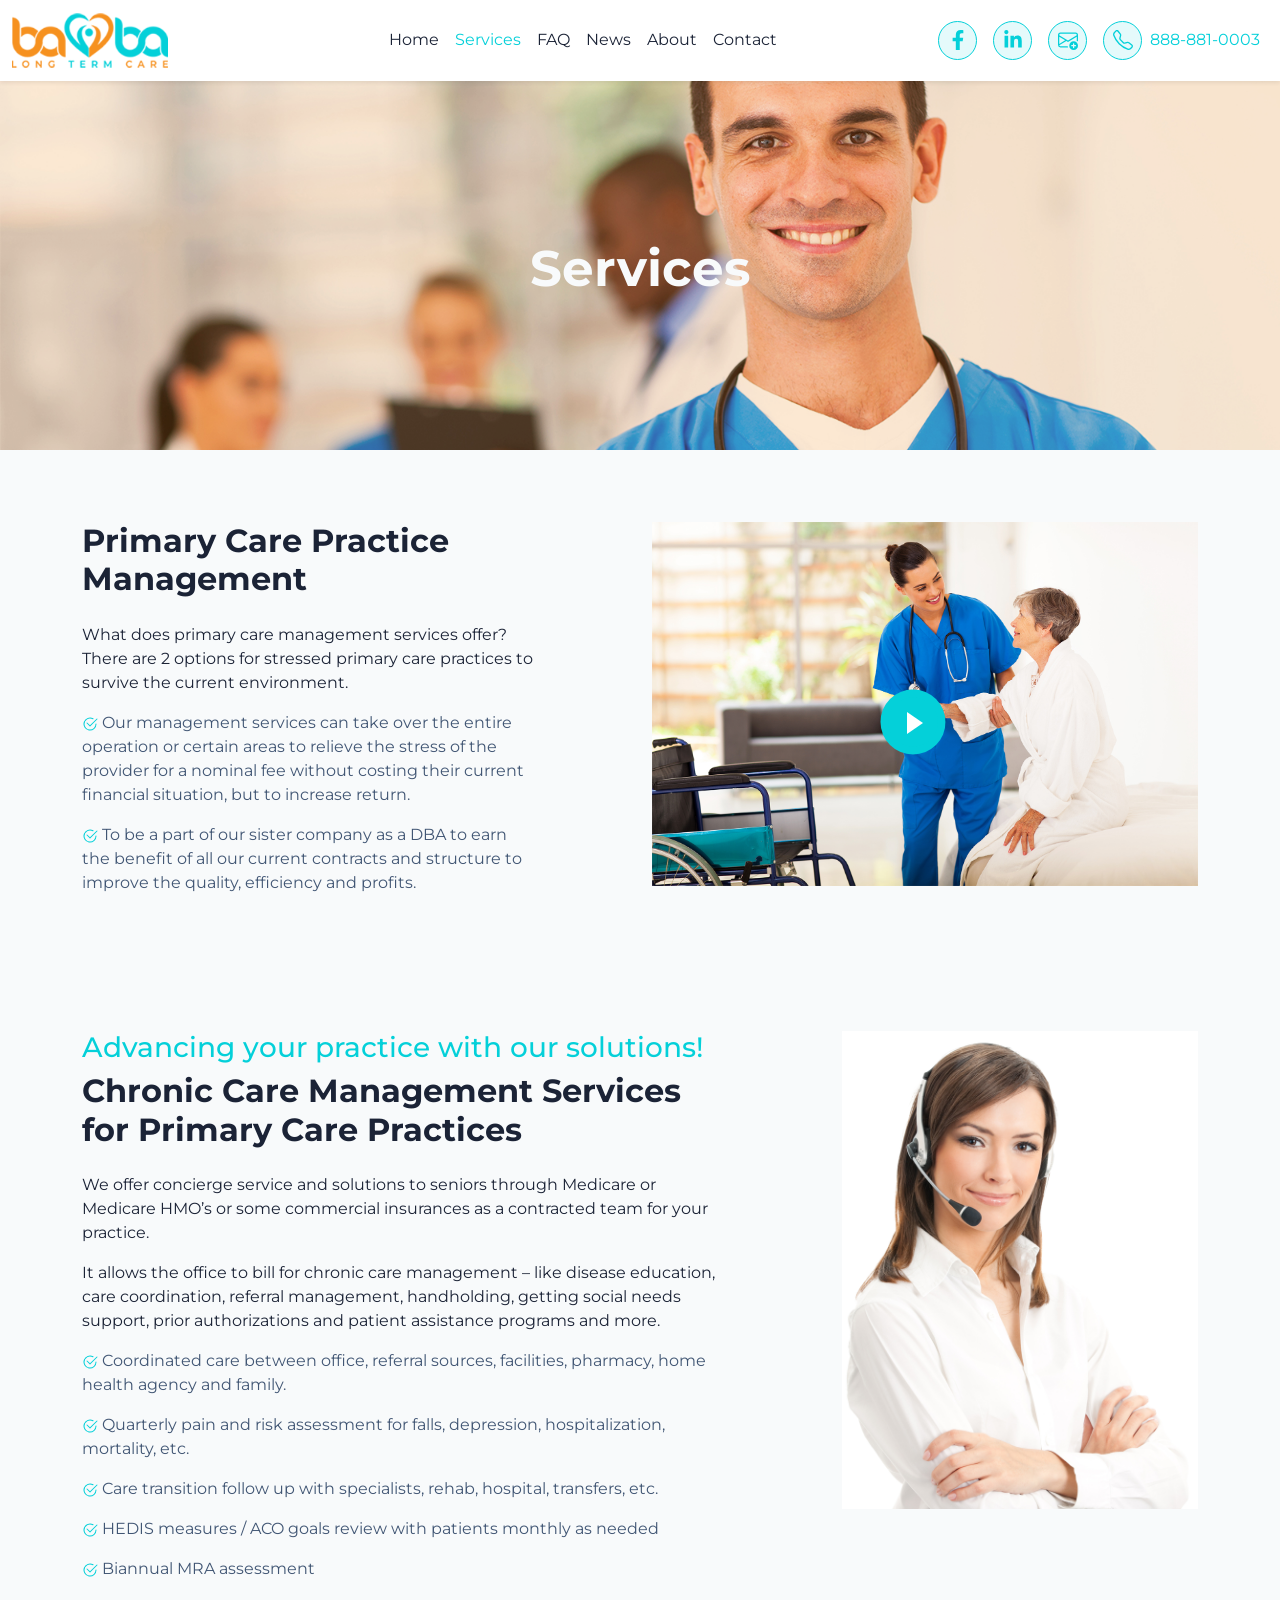
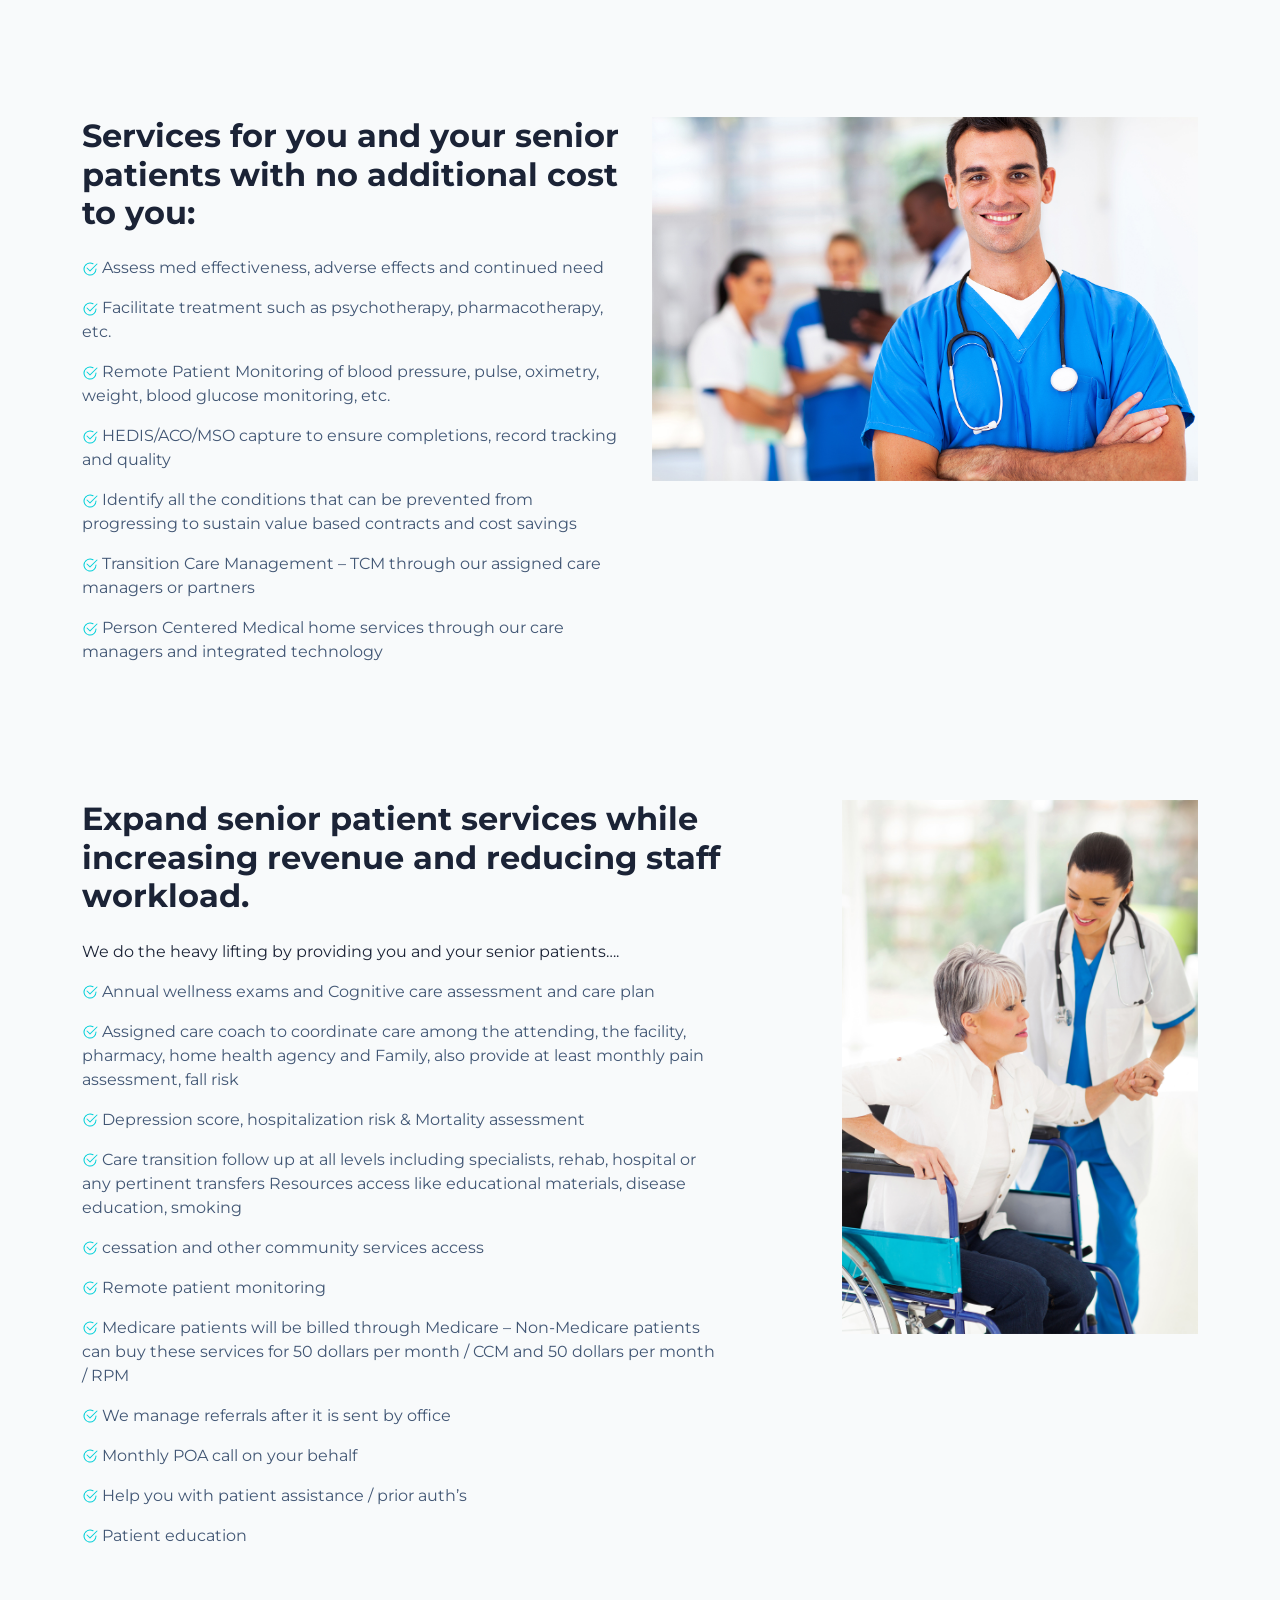
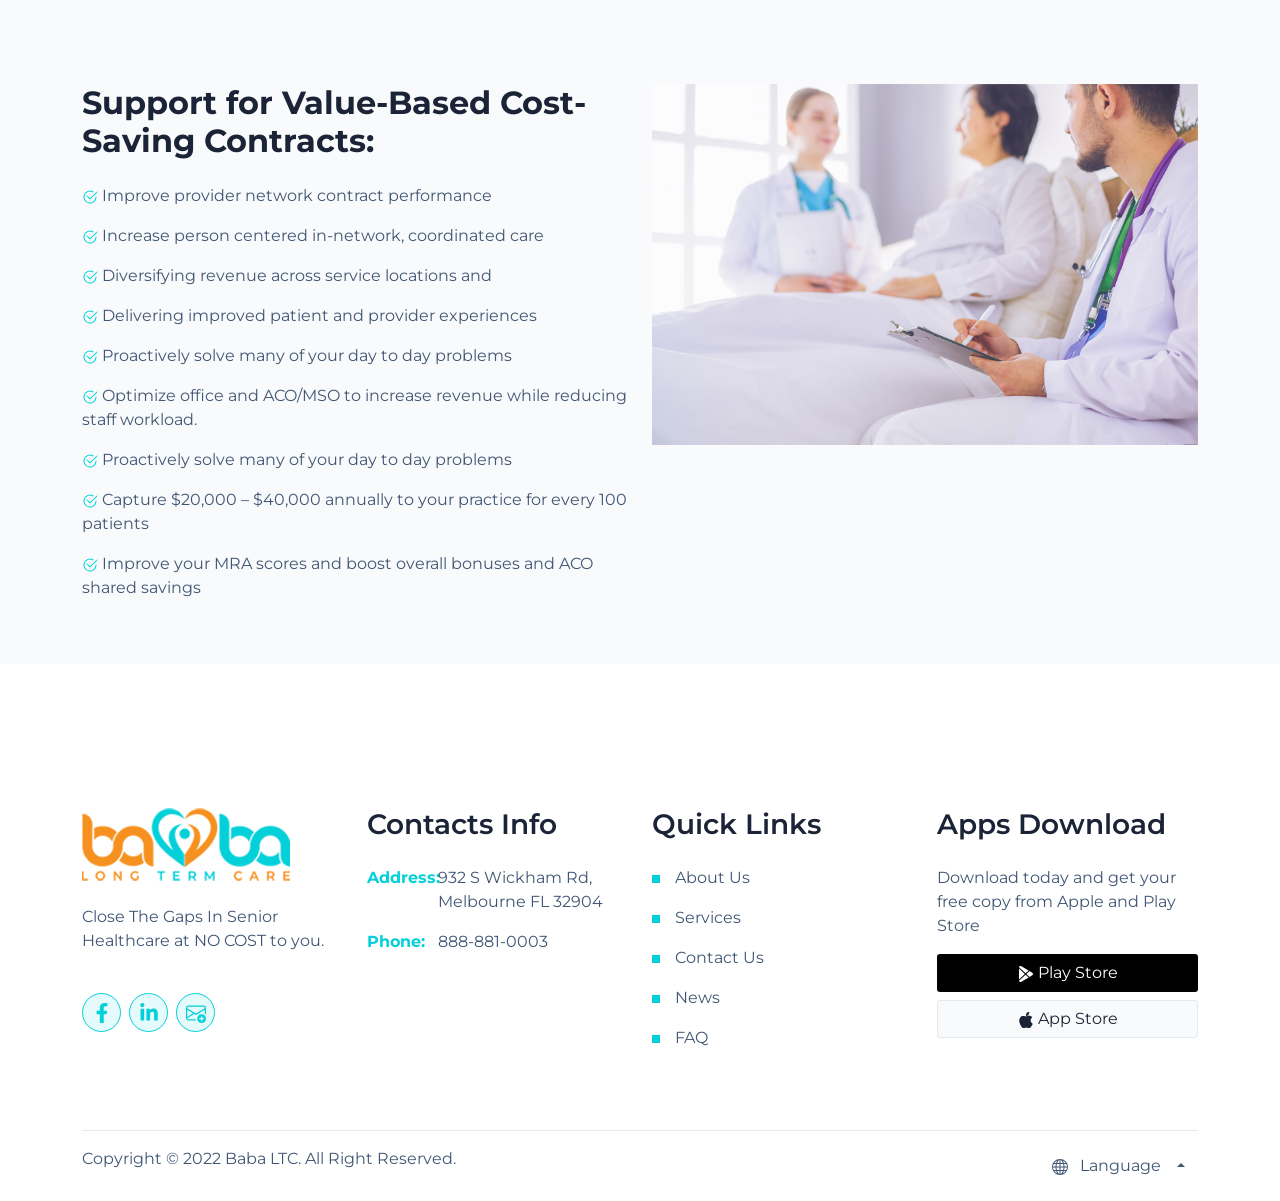
<file: pages/services.html>
<!DOCTYPE html>
<html lang="en">
<head>
	<!-- Required meta tags -->
	<meta charset="utf-8">
	<meta name="viewport" content="width=device-width, initial-scale=1">
	<!-- Bootstrap CSS -->
	<link rel="stylesheet" type="text/css" href="./../assets/libraries/bootstrap/css/bootstrap.min.css">

	<link rel="stylesheet" type="text/css" href="./../assets/css/style.css">
	<title class="text-capitalize">Senior healthcare at no cost to you.</title>
	<link rel="icon" href="./../assets/logo/fav-icon.png" sizes="32x32">
	<link rel="icon" href="./../assets/logo/fav-icon.png" sizes="192x192">
	<link rel="apple-touch-icon" href="./../assets/logo/fav-icon.png">

</head>
<body>

	<!-- Headed -->
	<section class="">
		<!-- d-flex flex-column justify-content-center min-vh-100 -->
		<header class="position-relative header-image-services">
			
			<!-- <div class="bg-home"></div> -->

			<div class="position-fixed w-100 top-0 start-0 end-0 z-index-12 navigation-nemu bg-sm-white">
				<nav class="navbar navbar-expand-lg pb-0 pt-1 py-lg-2 navbar-light">
					
					<div class="container-fluid">

						<a class="navbar-brand" href="./../index.html">
							<img src="./../assets/logo/logo.png" class="img-fluid w-sm-50 w-75">
						</a>

						<button class="navbar-toggler border-0 clr-green p-0 m-0" type="button" data-bs-toggle="collapse" data-bs-target="#navbarSupportedContent" aria-controls="navbarSupportedContent" aria-expanded="false" aria-label="Toggle navigation">
						<span class="">
							<svg xmlns="http://www.w3.org/2000/svg" width="50" height="40" viewBox="0 0 24 24" fill="currentColor" stroke="currentColor" stroke-width="2" stroke-linecap="round" stroke-linejoin="round" class="feather feather-menu">
								<line x1="3" y1="12" x2="21" y2="12"></line>
								<line x1="3" y1="6" x2="21" y2="6"></line>
								<line x1="3" y1="18" x2="21" y2="18"></line>
							</svg>
						</span>
						</button>

						<div class="collapse navbar-collapse" id="navbarSupportedContent">

							<ul class="navbar-nav mb-2 mb-lg-0 w-100 align-items-lg-center">

								<li class="nav-item ms-lg-auto">
									<a class="nav-link clr-black" aria-current="page" href="./../index.html">Home</a>
								</li>

								<li class="nav-item">
									<a class="nav-link clr-black active" href="./services.html">Services</a>
								</li>

								<li class="nav-item">
									<a class="nav-link clr-black" href="./faq.html">FAQ</a>
								</li>

								<li class="nav-item">
									<!-- dropdown-toggle -->
									<a class="nav-link  clr-black" href="./news.html">News</a>
								</li>

								<li class="nav-item">
									<a class="nav-link clr-black" href="./about-us.html">About</a>
								</li>

								<li class="nav-item me-auto">
									<a class="nav-link clr-black" href="./contact.html">Contact</a>
								</li>

								<li class="nav-item">
									<a class="nav-link" href="#">
										<span class="social">
										<svg xmlns="http://www.w3.org/2000/svg" width="20" height="20" viewBox="0 0 320 512" fill="currentColor"><path d="M279.14 288l14.22-92.66h-88.91v-60.13c0-25.35 12.42-50.06 52.24-50.06h40.42V6.26S260.43 0 225.36 0c-73.22 0-121.08 44.38-121.08 124.72v70.62H22.89V288h81.39v224h100.17V288z"/></svg>
										</span>
									</a>
								</li>

								<li class="nav-item">
									<a class="nav-link" href="#">
										<span class="social">
											<svg xmlns="http://www.w3.org/2000/svg" fill="currentColor" width="20" height="20" viewBox="0 0 448 512"><path d="M100.28 448H7.4V148.9h92.88zM53.79 108.1C24.09 108.1 0 83.5 0 53.8a53.79 53.79 0 0 1 107.58 0c0 29.7-24.1 54.3-53.79 54.3zM447.9 448h-92.68V302.4c0-34.7-.7-79.2-48.29-79.2-48.29 0-55.69 37.7-55.69 76.7V448h-92.78V148.9h89.08v40.8h1.3c12.4-23.5 42.69-48.3 87.88-48.3 94 0 111.28 61.9 111.28 142.3V448z"/></svg>
										</span>
									</a>
								</li>

								<li class="nav-item">
									<a class="nav-link" href="#">
										<span class="social">
										<svg xmlns="http://www.w3.org/2000/svg" width="20" height="20" fill="currentColor" class="bi bi-envelope-plus" viewBox="0 0 16 16">
										  <path d="M2 2a2 2 0 0 0-2 2v8.01A2 2 0 0 0 2 14h5.5a.5.5 0 0 0 0-1H2a1 1 0 0 1-.966-.741l5.64-3.471L8 9.583l7-4.2V8.5a.5.5 0 0 0 1 0V4a2 2 0 0 0-2-2H2Zm3.708 6.208L1 11.105V5.383l4.708 2.825ZM1 4.217V4a1 1 0 0 1 1-1h12a1 1 0 0 1 1 1v.217l-7 4.2-7-4.2Z"/>
										  <path d="M16 12.5a3.5 3.5 0 1 1-7 0 3.5 3.5 0 0 1 7 0Zm-3.5-2a.5.5 0 0 0-.5.5v1h-1a.5.5 0 0 0 0 1h1v1a.5.5 0 0 0 1 0v-1h1a.5.5 0 0 0 0-1h-1v-1a.5.5 0 0 0-.5-.5Z"/>
										</svg>
										</span>
									</a>
								</li>

								<li class="nav-item">
									<a href="#" class="nav-link d-flex justify-content-lg-center align-items-center number">
										<div class="social">
											<svg xmlns="http://www.w3.org/2000/svg" width="20" height="20" fill="currentColor" class="bi bi-telephone" viewBox="0 0 16 16">
										 	 <path d="M3.654 1.328a.678.678 0 0 0-1.015-.063L1.605 2.3c-.483.484-.661 1.169-.45 1.77a17.568 17.568 0 0 0 4.168 6.608 17.569 17.569 0 0 0 6.608 4.168c.601.211 1.286.033 1.77-.45l1.034-1.034a.678.678 0 0 0-.063-1.015l-2.307-1.794a.678.678 0 0 0-.58-.122l-2.19.547a1.745 1.745 0 0 1-1.657-.459L5.482 8.062a1.745 1.745 0 0 1-.46-1.657l.548-2.19a.678.678 0 0 0-.122-.58L3.654 1.328zM1.884.511a1.745 1.745 0 0 1 2.612.163L6.29 2.98c.329.423.445.974.315 1.494l-.547 2.19a.678.678 0 0 0 .178.643l2.457 2.457a.678.678 0 0 0 .644.178l2.189-.547a1.745 1.745 0 0 1 1.494.315l2.306 1.794c.829.645.905 1.87.163 2.611l-1.034 1.034c-.74.74-1.846 1.065-2.877.702a18.634 18.634 0 0 1-7.01-4.42 18.634 18.634 0 0 1-4.42-7.009c-.362-1.03-.037-2.137.703-2.877L1.885.511z"/>
											</svg>
										</div>
										<div class="ms-2">888-881-0003</div>
									</a>
								</li>

							</ul>


						</div>

					</div>

				</nav>
			</div>

			<!-- vh-75 -->
			<div class="vh-35 vh-lg-50 d-flex justify-content-center align-items-center blur-background">
				<h2 class="pt-5 mt-5 ff-raleway-700 fs-50 clr-gray-1">Services</h2>
			</div>

			<!-- <img src="./../assets/img/bg-2.png" class="img-fluid d-none d-lg-inline-block z-index-10 position-absolute bottom-0 start-0"> -->
			<!-- <img src="./../assets/img/bg-3.png" class="img-fluid d-none d-lg-inline-block z-index-10 position-absolute bottom-0 end-0"> -->
		</header>

	</section>


	<section class="bg-gray-1 py-5">
		<div class="container pt-2 pt-md-3 pt-lg-4">

		<div class="row justify-content-between">

			<div class="col-12 col-lg-5">

				<h2 class="ff-raleway-700 clr-black mb-4">
					Primary Care Practice Management
				</h2>

				<p>
					What does primary care management services offer? There are 2 options for stressed primary care practices to survive the current environment.
				</p>

				<p>
					<span class="clr-green">
						<svg xmlns="http://www.w3.org/2000/svg" width="16" height="16" fill="currentColor" class="bi bi-check2-circle" viewBox="0 0 16 16">
						  <path d="M2.5 8a5.5 5.5 0 0 1 8.25-4.764.5.5 0 0 0 .5-.866A6.5 6.5 0 1 0 14.5 8a.5.5 0 0 0-1 0 5.5 5.5 0 1 1-11 0z"/>
						  <path d="M15.354 3.354a.5.5 0 0 0-.708-.708L8 9.293 5.354 6.646a.5.5 0 1 0-.708.708l3 3a.5.5 0 0 0 .708 0l7-7z"/>
						</svg>
					</span>
					<span class="clr-gray-2">
						Our management services can take over the entire operation or certain areas to relieve the stress of the provider for a nominal fee without costing their current financial situation, but to increase return.
					</span>
				</p>

				<p>
					<span class="clr-green">
						<svg xmlns="http://www.w3.org/2000/svg" width="16" height="16" fill="currentColor" class="bi bi-check2-circle" viewBox="0 0 16 16">
						  <path d="M2.5 8a5.5 5.5 0 0 1 8.25-4.764.5.5 0 0 0 .5-.866A6.5 6.5 0 1 0 14.5 8a.5.5 0 0 0-1 0 5.5 5.5 0 1 1-11 0z"/>
						  <path d="M15.354 3.354a.5.5 0 0 0-.708-.708L8 9.293 5.354 6.646a.5.5 0 1 0-.708.708l3 3a.5.5 0 0 0 .708 0l7-7z"/>
						</svg>
					</span>
					<span class="clr-gray-2">
						To be a part of our sister company as a DBA to earn the benefit of all our current contracts and structure to improve the quality, efficiency and profits.
					</span>
				</p>

			</div>

			<div class="col-12 col-lg-6">
				<div class="position-relative">
					<img src="./../assets/img/img-4.jpg" class="img-fluid">

					<div class="position-absolute top-50 end-50">
						<button type="button" class="ms-4 btn border-0">
							<span class="position-relative mt-4 ms-4">
								<a id="play-video" class="video-play-button-services bottom-0 start-0" href="#">
								  <span></span>
								</a>
							</span>
						</button>
					</div>

				</div>
			</div>

		</div>

		</div>
	</section>

	<section class="bg-gray-1 py-5">
		<div class="container pt-2 pt-md-3 pt-lg-4">

		<div class="row justify-content-between">

			<div class="col-12 col-lg-7">
				<div class="clr-green mb-2">
					<h3>Advancing your practice with our solutions!</h3>
				</div>
				<h2 class="ff-raleway-700 clr-black mb-4">
					Chronic Care Management Services for Primary Care Practices
				</h2>

				<p>
					We offer concierge service and solutions to seniors through Medicare or Medicare HMO’s or some commercial insurances as a contracted team for your practice.
				</p>

				<p>
					It allows the office to bill for chronic care management – like disease education, care coordination, referral management, handholding, getting social needs support, prior authorizations and patient assistance programs and more.
				</p>

				<p>
					<span class="clr-green">
						<svg xmlns="http://www.w3.org/2000/svg" width="16" height="16" fill="currentColor" class="bi bi-check2-circle" viewBox="0 0 16 16">
						  <path d="M2.5 8a5.5 5.5 0 0 1 8.25-4.764.5.5 0 0 0 .5-.866A6.5 6.5 0 1 0 14.5 8a.5.5 0 0 0-1 0 5.5 5.5 0 1 1-11 0z"/>
						  <path d="M15.354 3.354a.5.5 0 0 0-.708-.708L8 9.293 5.354 6.646a.5.5 0 1 0-.708.708l3 3a.5.5 0 0 0 .708 0l7-7z"/>
						</svg>
					</span>
					<span class="clr-gray-2">
						Coordinated care between office, referral sources, facilities, pharmacy, home health agency and family.
					</span>
				</p>

				<p>
					<span class="clr-green">
						<svg xmlns="http://www.w3.org/2000/svg" width="16" height="16" fill="currentColor" class="bi bi-check2-circle" viewBox="0 0 16 16">
						  <path d="M2.5 8a5.5 5.5 0 0 1 8.25-4.764.5.5 0 0 0 .5-.866A6.5 6.5 0 1 0 14.5 8a.5.5 0 0 0-1 0 5.5 5.5 0 1 1-11 0z"/>
						  <path d="M15.354 3.354a.5.5 0 0 0-.708-.708L8 9.293 5.354 6.646a.5.5 0 1 0-.708.708l3 3a.5.5 0 0 0 .708 0l7-7z"/>
						</svg>
					</span>
					<span class="clr-gray-2">
						Quarterly pain and risk assessment for falls, depression, hospitalization, mortality, etc.
					</span>
				</p>

				<p>
					<span class="clr-green">
						<svg xmlns="http://www.w3.org/2000/svg" width="16" height="16" fill="currentColor" class="bi bi-check2-circle" viewBox="0 0 16 16">
						  <path d="M2.5 8a5.5 5.5 0 0 1 8.25-4.764.5.5 0 0 0 .5-.866A6.5 6.5 0 1 0 14.5 8a.5.5 0 0 0-1 0 5.5 5.5 0 1 1-11 0z"/>
						  <path d="M15.354 3.354a.5.5 0 0 0-.708-.708L8 9.293 5.354 6.646a.5.5 0 1 0-.708.708l3 3a.5.5 0 0 0 .708 0l7-7z"/>
						</svg>
					</span>
					<span class="clr-gray-2">
						Care transition follow up with specialists, rehab, hospital, transfers, etc.
					</span>
				</p>

				<p>
					<span class="clr-green">
						<svg xmlns="http://www.w3.org/2000/svg" width="16" height="16" fill="currentColor" class="bi bi-check2-circle" viewBox="0 0 16 16">
						  <path d="M2.5 8a5.5 5.5 0 0 1 8.25-4.764.5.5 0 0 0 .5-.866A6.5 6.5 0 1 0 14.5 8a.5.5 0 0 0-1 0 5.5 5.5 0 1 1-11 0z"/>
						  <path d="M15.354 3.354a.5.5 0 0 0-.708-.708L8 9.293 5.354 6.646a.5.5 0 1 0-.708.708l3 3a.5.5 0 0 0 .708 0l7-7z"/>
						</svg>
					</span>
					<span class="clr-gray-2">
						HEDIS measures / ACO goals review with patients monthly as needed
					</span>
				</p>

				<p>
					<span class="clr-green">
						<svg xmlns="http://www.w3.org/2000/svg" width="16" height="16" fill="currentColor" class="bi bi-check2-circle" viewBox="0 0 16 16">
						  <path d="M2.5 8a5.5 5.5 0 0 1 8.25-4.764.5.5 0 0 0 .5-.866A6.5 6.5 0 1 0 14.5 8a.5.5 0 0 0-1 0 5.5 5.5 0 1 1-11 0z"/>
						  <path d="M15.354 3.354a.5.5 0 0 0-.708-.708L8 9.293 5.354 6.646a.5.5 0 1 0-.708.708l3 3a.5.5 0 0 0 .708 0l7-7z"/>
						</svg>
					</span>
					<span class="clr-gray-2">
						Biannual MRA assessment
					</span>
				</p>

			</div>

			<div class="col-12 col-lg-4">
				<div>
					<img src="./../assets/img/img-27.jpg" class="img-fluid">
				</div>
			</div>

		</div>

		</div>
	</section>

	<section class="bg-gray-1 py-5">
		<div class="container pt-2 pt-md-3 pt-lg-4">

		<div class="row justify-content-between">

			<div class="col-12 col-lg-6">
				
				<h2 class="ff-raleway-700 clr-black mb-4">
					Services for you and your senior patients with no additional cost to you:
				</h2>

				<p>
					<span class="clr-green">
						<svg xmlns="http://www.w3.org/2000/svg" width="16" height="16" fill="currentColor" class="bi bi-check2-circle" viewBox="0 0 16 16">
						  <path d="M2.5 8a5.5 5.5 0 0 1 8.25-4.764.5.5 0 0 0 .5-.866A6.5 6.5 0 1 0 14.5 8a.5.5 0 0 0-1 0 5.5 5.5 0 1 1-11 0z"/>
						  <path d="M15.354 3.354a.5.5 0 0 0-.708-.708L8 9.293 5.354 6.646a.5.5 0 1 0-.708.708l3 3a.5.5 0 0 0 .708 0l7-7z"/>
						</svg>
					</span>
					<span class="clr-gray-2">
						Assess med effectiveness, adverse effects and continued need
					</span>
				</p>

				<p>
					<span class="clr-green">
						<svg xmlns="http://www.w3.org/2000/svg" width="16" height="16" fill="currentColor" class="bi bi-check2-circle" viewBox="0 0 16 16">
						  <path d="M2.5 8a5.5 5.5 0 0 1 8.25-4.764.5.5 0 0 0 .5-.866A6.5 6.5 0 1 0 14.5 8a.5.5 0 0 0-1 0 5.5 5.5 0 1 1-11 0z"/>
						  <path d="M15.354 3.354a.5.5 0 0 0-.708-.708L8 9.293 5.354 6.646a.5.5 0 1 0-.708.708l3 3a.5.5 0 0 0 .708 0l7-7z"/>
						</svg>
					</span>
					<span class="clr-gray-2">
						Facilitate treatment such as psychotherapy, pharmacotherapy, etc.
					</span>
				</p>

				<p>
					<span class="clr-green">
						<svg xmlns="http://www.w3.org/2000/svg" width="16" height="16" fill="currentColor" class="bi bi-check2-circle" viewBox="0 0 16 16">
						  <path d="M2.5 8a5.5 5.5 0 0 1 8.25-4.764.5.5 0 0 0 .5-.866A6.5 6.5 0 1 0 14.5 8a.5.5 0 0 0-1 0 5.5 5.5 0 1 1-11 0z"/>
						  <path d="M15.354 3.354a.5.5 0 0 0-.708-.708L8 9.293 5.354 6.646a.5.5 0 1 0-.708.708l3 3a.5.5 0 0 0 .708 0l7-7z"/>
						</svg>
					</span>
					<span class="clr-gray-2">
						Remote Patient Monitoring of blood pressure, pulse, oximetry, weight, blood glucose monitoring, etc.
					</span>
				</p>
				<p>
					<span class="clr-green">
						<svg xmlns="http://www.w3.org/2000/svg" width="16" height="16" fill="currentColor" class="bi bi-check2-circle" viewBox="0 0 16 16">
						  <path d="M2.5 8a5.5 5.5 0 0 1 8.25-4.764.5.5 0 0 0 .5-.866A6.5 6.5 0 1 0 14.5 8a.5.5 0 0 0-1 0 5.5 5.5 0 1 1-11 0z"/>
						  <path d="M15.354 3.354a.5.5 0 0 0-.708-.708L8 9.293 5.354 6.646a.5.5 0 1 0-.708.708l3 3a.5.5 0 0 0 .708 0l7-7z"/>
						</svg>
					</span>
					<span class="clr-gray-2">
						HEDIS/ACO/MSO capture to ensure completions, record tracking and quality
					</span>
				</p>
				<p>
					<span class="clr-green">
						<svg xmlns="http://www.w3.org/2000/svg" width="16" height="16" fill="currentColor" class="bi bi-check2-circle" viewBox="0 0 16 16">
						  <path d="M2.5 8a5.5 5.5 0 0 1 8.25-4.764.5.5 0 0 0 .5-.866A6.5 6.5 0 1 0 14.5 8a.5.5 0 0 0-1 0 5.5 5.5 0 1 1-11 0z"/>
						  <path d="M15.354 3.354a.5.5 0 0 0-.708-.708L8 9.293 5.354 6.646a.5.5 0 1 0-.708.708l3 3a.5.5 0 0 0 .708 0l7-7z"/>
						</svg>
					</span>
					<span class="clr-gray-2">
						Identify all the conditions that can be prevented from progressing to sustain value based contracts and cost savings
					</span>
				</p>
				<p>
					<span class="clr-green">
						<svg xmlns="http://www.w3.org/2000/svg" width="16" height="16" fill="currentColor" class="bi bi-check2-circle" viewBox="0 0 16 16">
						  <path d="M2.5 8a5.5 5.5 0 0 1 8.25-4.764.5.5 0 0 0 .5-.866A6.5 6.5 0 1 0 14.5 8a.5.5 0 0 0-1 0 5.5 5.5 0 1 1-11 0z"/>
						  <path d="M15.354 3.354a.5.5 0 0 0-.708-.708L8 9.293 5.354 6.646a.5.5 0 1 0-.708.708l3 3a.5.5 0 0 0 .708 0l7-7z"/>
						</svg>
					</span>
					<span class="clr-gray-2">
						Transition Care Management – TCM through our assigned care managers or partners
					</span>
				</p>
				<p>
					<span class="clr-green">
						<svg xmlns="http://www.w3.org/2000/svg" width="16" height="16" fill="currentColor" class="bi bi-check2-circle" viewBox="0 0 16 16">
						  <path d="M2.5 8a5.5 5.5 0 0 1 8.25-4.764.5.5 0 0 0 .5-.866A6.5 6.5 0 1 0 14.5 8a.5.5 0 0 0-1 0 5.5 5.5 0 1 1-11 0z"/>
						  <path d="M15.354 3.354a.5.5 0 0 0-.708-.708L8 9.293 5.354 6.646a.5.5 0 1 0-.708.708l3 3a.5.5 0 0 0 .708 0l7-7z"/>
						</svg>
					</span>
					<span class="clr-gray-2">
						Person Centered Medical home services through our care managers and integrated technology
					</span>
				</p>				
			</div>

			<div class="col-12 col-lg-6">
				<div>
					<img src="./../assets/img/img-7.jpg" class="img-fluid">
				</div>
			</div>

		</div>

		</div>
	</section>

	<section class="bg-gray-1 py-5">
		<div class="container pt-2 pt-md-3 pt-lg-4">

		<div class="row justify-content-between">

			<div class="col-12 col-lg-7">
				
				<h2 class="ff-raleway-700 clr-black mb-4">
					Expand senior patient services while increasing revenue and reducing staff workload.
				</h2>

				<p>
					We do the heavy lifting by providing you and your senior patients….
				</p>

				<p>
					<span class="clr-green">
						<svg xmlns="http://www.w3.org/2000/svg" width="16" height="16" fill="currentColor" class="bi bi-check2-circle" viewBox="0 0 16 16">
						  <path d="M2.5 8a5.5 5.5 0 0 1 8.25-4.764.5.5 0 0 0 .5-.866A6.5 6.5 0 1 0 14.5 8a.5.5 0 0 0-1 0 5.5 5.5 0 1 1-11 0z"/>
						  <path d="M15.354 3.354a.5.5 0 0 0-.708-.708L8 9.293 5.354 6.646a.5.5 0 1 0-.708.708l3 3a.5.5 0 0 0 .708 0l7-7z"/>
						</svg>
					</span>
					<span class="clr-gray-2">
						Annual wellness exams and Cognitive care assessment and care plan
					</span>
				</p>

				<p>
					<span class="clr-green">
						<svg xmlns="http://www.w3.org/2000/svg" width="16" height="16" fill="currentColor" class="bi bi-check2-circle" viewBox="0 0 16 16">
						  <path d="M2.5 8a5.5 5.5 0 0 1 8.25-4.764.5.5 0 0 0 .5-.866A6.5 6.5 0 1 0 14.5 8a.5.5 0 0 0-1 0 5.5 5.5 0 1 1-11 0z"/>
						  <path d="M15.354 3.354a.5.5 0 0 0-.708-.708L8 9.293 5.354 6.646a.5.5 0 1 0-.708.708l3 3a.5.5 0 0 0 .708 0l7-7z"/>
						</svg>
					</span>
					<span class="clr-gray-2">
						Assigned care coach to coordinate care among the attending, the facility, pharmacy, home health agency and Family, also provide at least monthly pain assessment, fall risk
					</span>
				</p>

				<p>
					<span class="clr-green">
						<svg xmlns="http://www.w3.org/2000/svg" width="16" height="16" fill="currentColor" class="bi bi-check2-circle" viewBox="0 0 16 16">
						  <path d="M2.5 8a5.5 5.5 0 0 1 8.25-4.764.5.5 0 0 0 .5-.866A6.5 6.5 0 1 0 14.5 8a.5.5 0 0 0-1 0 5.5 5.5 0 1 1-11 0z"/>
						  <path d="M15.354 3.354a.5.5 0 0 0-.708-.708L8 9.293 5.354 6.646a.5.5 0 1 0-.708.708l3 3a.5.5 0 0 0 .708 0l7-7z"/>
						</svg>
					</span>
					<span class="clr-gray-2">
						Depression score, hospitalization risk & Mortality assessment
					</span>
				</p>
				<p>
					<span class="clr-green">
						<svg xmlns="http://www.w3.org/2000/svg" width="16" height="16" fill="currentColor" class="bi bi-check2-circle" viewBox="0 0 16 16">
						  <path d="M2.5 8a5.5 5.5 0 0 1 8.25-4.764.5.5 0 0 0 .5-.866A6.5 6.5 0 1 0 14.5 8a.5.5 0 0 0-1 0 5.5 5.5 0 1 1-11 0z"/>
						  <path d="M15.354 3.354a.5.5 0 0 0-.708-.708L8 9.293 5.354 6.646a.5.5 0 1 0-.708.708l3 3a.5.5 0 0 0 .708 0l7-7z"/>
						</svg>
					</span>
					<span class="clr-gray-2">
						Care transition follow up at all levels including specialists, rehab, hospital or any pertinent transfers Resources access like educational materials, disease education, smoking
					</span>
				</p>
				<p>
					<span class="clr-green">
						<svg xmlns="http://www.w3.org/2000/svg" width="16" height="16" fill="currentColor" class="bi bi-check2-circle" viewBox="0 0 16 16">
						  <path d="M2.5 8a5.5 5.5 0 0 1 8.25-4.764.5.5 0 0 0 .5-.866A6.5 6.5 0 1 0 14.5 8a.5.5 0 0 0-1 0 5.5 5.5 0 1 1-11 0z"/>
						  <path d="M15.354 3.354a.5.5 0 0 0-.708-.708L8 9.293 5.354 6.646a.5.5 0 1 0-.708.708l3 3a.5.5 0 0 0 .708 0l7-7z"/>
						</svg>
					</span>
					<span class="clr-gray-2">
						cessation and other community services access
					</span>
				</p>
				<p>
					<span class="clr-green">
						<svg xmlns="http://www.w3.org/2000/svg" width="16" height="16" fill="currentColor" class="bi bi-check2-circle" viewBox="0 0 16 16">
						  <path d="M2.5 8a5.5 5.5 0 0 1 8.25-4.764.5.5 0 0 0 .5-.866A6.5 6.5 0 1 0 14.5 8a.5.5 0 0 0-1 0 5.5 5.5 0 1 1-11 0z"/>
						  <path d="M15.354 3.354a.5.5 0 0 0-.708-.708L8 9.293 5.354 6.646a.5.5 0 1 0-.708.708l3 3a.5.5 0 0 0 .708 0l7-7z"/>
						</svg>
					</span>
					<span class="clr-gray-2">
						Remote patient monitoring
					</span>
				</p>
				<p>
					<span class="clr-green">
						<svg xmlns="http://www.w3.org/2000/svg" width="16" height="16" fill="currentColor" class="bi bi-check2-circle" viewBox="0 0 16 16">
						  <path d="M2.5 8a5.5 5.5 0 0 1 8.25-4.764.5.5 0 0 0 .5-.866A6.5 6.5 0 1 0 14.5 8a.5.5 0 0 0-1 0 5.5 5.5 0 1 1-11 0z"/>
						  <path d="M15.354 3.354a.5.5 0 0 0-.708-.708L8 9.293 5.354 6.646a.5.5 0 1 0-.708.708l3 3a.5.5 0 0 0 .708 0l7-7z"/>
						</svg>
					</span>
					<span class="clr-gray-2">
						Medicare patients will be billed through Medicare – Non-Medicare patients can buy these services for 50 dollars per month / CCM and 50 dollars per month / RPM
					</span>
				</p>
				<p>
					<span class="clr-green">
						<svg xmlns="http://www.w3.org/2000/svg" width="16" height="16" fill="currentColor" class="bi bi-check2-circle" viewBox="0 0 16 16">
						  <path d="M2.5 8a5.5 5.5 0 0 1 8.25-4.764.5.5 0 0 0 .5-.866A6.5 6.5 0 1 0 14.5 8a.5.5 0 0 0-1 0 5.5 5.5 0 1 1-11 0z"/>
						  <path d="M15.354 3.354a.5.5 0 0 0-.708-.708L8 9.293 5.354 6.646a.5.5 0 1 0-.708.708l3 3a.5.5 0 0 0 .708 0l7-7z"/>
						</svg>
					</span>
					<span class="clr-gray-2">
						We manage referrals after it is sent by office
					</span>
				</p>
				<p>
					<span class="clr-green">
						<svg xmlns="http://www.w3.org/2000/svg" width="16" height="16" fill="currentColor" class="bi bi-check2-circle" viewBox="0 0 16 16">
						  <path d="M2.5 8a5.5 5.5 0 0 1 8.25-4.764.5.5 0 0 0 .5-.866A6.5 6.5 0 1 0 14.5 8a.5.5 0 0 0-1 0 5.5 5.5 0 1 1-11 0z"/>
						  <path d="M15.354 3.354a.5.5 0 0 0-.708-.708L8 9.293 5.354 6.646a.5.5 0 1 0-.708.708l3 3a.5.5 0 0 0 .708 0l7-7z"/>
						</svg>
					</span>
					<span class="clr-gray-2">
						Monthly POA call on your behalf
					</span>
				</p>
				<p>
					<span class="clr-green">
						<svg xmlns="http://www.w3.org/2000/svg" width="16" height="16" fill="currentColor" class="bi bi-check2-circle" viewBox="0 0 16 16">
						  <path d="M2.5 8a5.5 5.5 0 0 1 8.25-4.764.5.5 0 0 0 .5-.866A6.5 6.5 0 1 0 14.5 8a.5.5 0 0 0-1 0 5.5 5.5 0 1 1-11 0z"/>
						  <path d="M15.354 3.354a.5.5 0 0 0-.708-.708L8 9.293 5.354 6.646a.5.5 0 1 0-.708.708l3 3a.5.5 0 0 0 .708 0l7-7z"/>
						</svg>
					</span>
					<span class="clr-gray-2">
						Help you with patient assistance / prior auth’s
					</span>
				</p>
				<p>
					<span class="clr-green">
						<svg xmlns="http://www.w3.org/2000/svg" width="16" height="16" fill="currentColor" class="bi bi-check2-circle" viewBox="0 0 16 16">
						  <path d="M2.5 8a5.5 5.5 0 0 1 8.25-4.764.5.5 0 0 0 .5-.866A6.5 6.5 0 1 0 14.5 8a.5.5 0 0 0-1 0 5.5 5.5 0 1 1-11 0z"/>
						  <path d="M15.354 3.354a.5.5 0 0 0-.708-.708L8 9.293 5.354 6.646a.5.5 0 1 0-.708.708l3 3a.5.5 0 0 0 .708 0l7-7z"/>
						</svg>
					</span>
					<span class="clr-gray-2">
						Patient education
					</span>
				</p>
		</div>

			<div class="col-12 col-lg-4">
				<div>
					<img src="./../assets/img/img-6.jpg" class="img-fluid">
				</div>
			</div>

		</div>

		</div>
	</section>


	<section class="bg-gray-1 py-5">
		<div class="container pt-2 pt-md-3 pt-lg-4">

		<div class="row justify-content-between">

			<div class="col-12 col-lg-6">
				
				<h2 class="ff-raleway-700 clr-black mb-4">
					Support for Value-Based Cost-Saving Contracts:
				</h2>

				<p>
					<span class="clr-green">
						<svg xmlns="http://www.w3.org/2000/svg" width="16" height="16" fill="currentColor" class="bi bi-check2-circle" viewBox="0 0 16 16">
						  <path d="M2.5 8a5.5 5.5 0 0 1 8.25-4.764.5.5 0 0 0 .5-.866A6.5 6.5 0 1 0 14.5 8a.5.5 0 0 0-1 0 5.5 5.5 0 1 1-11 0z"/>
						  <path d="M15.354 3.354a.5.5 0 0 0-.708-.708L8 9.293 5.354 6.646a.5.5 0 1 0-.708.708l3 3a.5.5 0 0 0 .708 0l7-7z"/>
						</svg>
					</span>
					<span class="clr-gray-2">
						Improve provider network contract performance	
					</span>
				</p>
				<p>
					<span class="clr-green">
						<svg xmlns="http://www.w3.org/2000/svg" width="16" height="16" fill="currentColor" class="bi bi-check2-circle" viewBox="0 0 16 16">
						  <path d="M2.5 8a5.5 5.5 0 0 1 8.25-4.764.5.5 0 0 0 .5-.866A6.5 6.5 0 1 0 14.5 8a.5.5 0 0 0-1 0 5.5 5.5 0 1 1-11 0z"/>
						  <path d="M15.354 3.354a.5.5 0 0 0-.708-.708L8 9.293 5.354 6.646a.5.5 0 1 0-.708.708l3 3a.5.5 0 0 0 .708 0l7-7z"/>
						</svg>
					</span>
					<span class="clr-gray-2">
						Increase person centered in-network, coordinated care
					</span>
				</p>
				<p>
					<span class="clr-green">
						<svg xmlns="http://www.w3.org/2000/svg" width="16" height="16" fill="currentColor" class="bi bi-check2-circle" viewBox="0 0 16 16">
						  <path d="M2.5 8a5.5 5.5 0 0 1 8.25-4.764.5.5 0 0 0 .5-.866A6.5 6.5 0 1 0 14.5 8a.5.5 0 0 0-1 0 5.5 5.5 0 1 1-11 0z"/>
						  <path d="M15.354 3.354a.5.5 0 0 0-.708-.708L8 9.293 5.354 6.646a.5.5 0 1 0-.708.708l3 3a.5.5 0 0 0 .708 0l7-7z"/>
						</svg>
					</span>
					<span class="clr-gray-2">
						Diversifying revenue across service locations and
					</span>
				</p>
				<p>
					<span class="clr-green">
						<svg xmlns="http://www.w3.org/2000/svg" width="16" height="16" fill="currentColor" class="bi bi-check2-circle" viewBox="0 0 16 16">
						  <path d="M2.5 8a5.5 5.5 0 0 1 8.25-4.764.5.5 0 0 0 .5-.866A6.5 6.5 0 1 0 14.5 8a.5.5 0 0 0-1 0 5.5 5.5 0 1 1-11 0z"/>
						  <path d="M15.354 3.354a.5.5 0 0 0-.708-.708L8 9.293 5.354 6.646a.5.5 0 1 0-.708.708l3 3a.5.5 0 0 0 .708 0l7-7z"/>
						</svg>
					</span>
					<span class="clr-gray-2">
						Delivering improved patient and provider experiences
					</span>
				</p>
				<p>
					<span class="clr-green">
						<svg xmlns="http://www.w3.org/2000/svg" width="16" height="16" fill="currentColor" class="bi bi-check2-circle" viewBox="0 0 16 16">
						  <path d="M2.5 8a5.5 5.5 0 0 1 8.25-4.764.5.5 0 0 0 .5-.866A6.5 6.5 0 1 0 14.5 8a.5.5 0 0 0-1 0 5.5 5.5 0 1 1-11 0z"/>
						  <path d="M15.354 3.354a.5.5 0 0 0-.708-.708L8 9.293 5.354 6.646a.5.5 0 1 0-.708.708l3 3a.5.5 0 0 0 .708 0l7-7z"/>
						</svg>
					</span>
					<span class="clr-gray-2">
						Proactively solve many of your day to day problems
					</span>
				</p>
				<p>
					<span class="clr-green">
						<svg xmlns="http://www.w3.org/2000/svg" width="16" height="16" fill="currentColor" class="bi bi-check2-circle" viewBox="0 0 16 16">
						  <path d="M2.5 8a5.5 5.5 0 0 1 8.25-4.764.5.5 0 0 0 .5-.866A6.5 6.5 0 1 0 14.5 8a.5.5 0 0 0-1 0 5.5 5.5 0 1 1-11 0z"/>
						  <path d="M15.354 3.354a.5.5 0 0 0-.708-.708L8 9.293 5.354 6.646a.5.5 0 1 0-.708.708l3 3a.5.5 0 0 0 .708 0l7-7z"/>
						</svg>
					</span>
					<span class="clr-gray-2">
						Optimize office and ACO/MSO to increase revenue while reducing staff workload.
					</span>
				</p>
				<p>
					<span class="clr-green">
						<svg xmlns="http://www.w3.org/2000/svg" width="16" height="16" fill="currentColor" class="bi bi-check2-circle" viewBox="0 0 16 16">
						  <path d="M2.5 8a5.5 5.5 0 0 1 8.25-4.764.5.5 0 0 0 .5-.866A6.5 6.5 0 1 0 14.5 8a.5.5 0 0 0-1 0 5.5 5.5 0 1 1-11 0z"/>
						  <path d="M15.354 3.354a.5.5 0 0 0-.708-.708L8 9.293 5.354 6.646a.5.5 0 1 0-.708.708l3 3a.5.5 0 0 0 .708 0l7-7z"/>
						</svg>
					</span>
					<span class="clr-gray-2">
						Proactively solve many of your day to day problems
					</span>
				</p>
				<p>
					<span class="clr-green">
						<svg xmlns="http://www.w3.org/2000/svg" width="16" height="16" fill="currentColor" class="bi bi-check2-circle" viewBox="0 0 16 16">
						  <path d="M2.5 8a5.5 5.5 0 0 1 8.25-4.764.5.5 0 0 0 .5-.866A6.5 6.5 0 1 0 14.5 8a.5.5 0 0 0-1 0 5.5 5.5 0 1 1-11 0z"/>
						  <path d="M15.354 3.354a.5.5 0 0 0-.708-.708L8 9.293 5.354 6.646a.5.5 0 1 0-.708.708l3 3a.5.5 0 0 0 .708 0l7-7z"/>
						</svg>
					</span>
					<span class="clr-gray-2">
						Capture $20,000 – $40,000 annually to your practice for every 100 patients
					</span>
				</p>
				<p>
					<span class="clr-green">
						<svg xmlns="http://www.w3.org/2000/svg" width="16" height="16" fill="currentColor" class="bi bi-check2-circle" viewBox="0 0 16 16">
						  <path d="M2.5 8a5.5 5.5 0 0 1 8.25-4.764.5.5 0 0 0 .5-.866A6.5 6.5 0 1 0 14.5 8a.5.5 0 0 0-1 0 5.5 5.5 0 1 1-11 0z"/>
						  <path d="M15.354 3.354a.5.5 0 0 0-.708-.708L8 9.293 5.354 6.646a.5.5 0 1 0-.708.708l3 3a.5.5 0 0 0 .708 0l7-7z"/>
						</svg>
					</span>
					<span class="clr-gray-2">
						Improve your MRA scores and boost overall bonuses and ACO shared savings
					</span>
				</p>

		</div>
			<div class="col-12 col-lg-6">
				<div>
					<img src="./../assets/img/img-3.jpg" class="img-fluid">
				</div>
			</div>

		</div>

		</div>
	</section>


	<!-- Footer -->
	<footer class="bg-white clr-gray-2 mt-5 pt-5">
		<section class="container pt-5">
		<div class="row">

			<div class="col-lg-3">
				<div>
					<a href="./../index.html">
						<img src="./../assets/logo/logo.png">
					</a>
				</div>
				<p class="py-4">
					Close The Gaps In Senior Healthcare at NO COST to you.
				</p>
				<ul class="d-flex list-unstyled">
					<li class="nav-item me-2">
						<a class="nav-link" href="#">
							<span class="social">
							<svg xmlns="http://www.w3.org/2000/svg" width="20" height="20" viewBox="0 0 320 512" fill="currentColor">
								<path d="M279.14 288l14.22-92.66h-88.91v-60.13c0-25.35 12.42-50.06 52.24-50.06h40.42V6.26S260.43 0 225.36 0c-73.22 0-121.08 44.38-121.08 124.72v70.62H22.89V288h81.39v224h100.17V288z"/></svg>
							</span>
						</a>
					</li>

					<li class="nav-item me-2">
						<a class="nav-link" href="#">
							<span class="social">
								<svg xmlns="http://www.w3.org/2000/svg" fill="currentColor" width="20" height="20" viewBox="0 0 448 512"><path d="M100.28 448H7.4V148.9h92.88zM53.79 108.1C24.09 108.1 0 83.5 0 53.8a53.79 53.79 0 0 1 107.58 0c0 29.7-24.1 54.3-53.79 54.3zM447.9 448h-92.68V302.4c0-34.7-.7-79.2-48.29-79.2-48.29 0-55.69 37.7-55.69 76.7V448h-92.78V148.9h89.08v40.8h1.3c12.4-23.5 42.69-48.3 87.88-48.3 94 0 111.28 61.9 111.28 142.3V448z"/></svg>
							</span>
						</a>
					</li>

					<li class="nav-item me-2">
						<a class="nav-link" href="#">
							<span class="social">
							<svg xmlns="http://www.w3.org/2000/svg" width="20" height="20" fill="currentColor" class="bi bi-envelope-plus" viewBox="0 0 16 16">
							  <path d="M2 2a2 2 0 0 0-2 2v8.01A2 2 0 0 0 2 14h5.5a.5.5 0 0 0 0-1H2a1 1 0 0 1-.966-.741l5.64-3.471L8 9.583l7-4.2V8.5a.5.5 0 0 0 1 0V4a2 2 0 0 0-2-2H2Zm3.708 6.208L1 11.105V5.383l4.708 2.825ZM1 4.217V4a1 1 0 0 1 1-1h12a1 1 0 0 1 1 1v.217l-7 4.2-7-4.2Z"/>
							  <path d="M16 12.5a3.5 3.5 0 1 1-7 0 3.5 3.5 0 0 1 7 0Zm-3.5-2a.5.5 0 0 0-.5.5v1h-1a.5.5 0 0 0 0 1h1v1a.5.5 0 0 0 1 0v-1h1a.5.5 0 0 0 0-1h-1v-1a.5.5 0 0 0-.5-.5Z"/>
							</svg>
							</span>
						</a>
					</li>					

				</ul>
			</div>
			<div class="col-lg-3">
				<h3 class="pb-3 ff-raleway-600 clr-black">Contacts Info</h3>
				
				<div class="row pb-3">
					<div class="col-lg-3"><span class="clr-green fw-bold">Address:</span></div>
					<div class="col-lg-9"> 932 S Wickham Rd, Melbourne FL 32904</div>
				</div>

				<div class="row pb-3">
					<div class="col-lg-3"><span class="clr-green fw-bold">Phone:</span></div>
					<div class="col-lg-9"> 888-881-0003</div>
				</div>
			</div>
			<div class="col-lg-3">
				<h3 class="pb-3 ff-raleway-600 clr-black">Quick Links</h3>
				<ul class="list-unstyled">
					<li class="pb-3"><span class="cub"></span><a href="./about-us.html" class="clr-gray-2">About Us</a></li>
					<li class="pb-3"><span class="cub"></span><a href="./services.html" class="clr-gray-2">Services</a></li>
					<li class="pb-3"><span class="cub"></span><a href="./contact.html" class="clr-gray-2">Contact Us</a></li>
					<li class="pb-3"><span class="cub"></span><a href="./news.html" class="clr-gray-2">News</a></li>
					<li class="pb-3"><span class="cub"></span><a href="./faq.html" class="clr-gray-2">FAQ</a></li>
				</ul>
			</div>

			<div class="col-lg-3">
				<h3 class="pb-3 ff-raleway-600 clr-black">Apps Download</h3>
				<p>
					Download today and get your free copy from Apple and Play Store
				</p>

				<div class="d-grid gap-2">
					<button class="btn bg-black text-white" type="button">
						<span>
							<svg xmlns="http://www.w3.org/2000/svg" width="16" height="16" fill="currentColor" class="bi bi-google-play" viewBox="0 0 16 16">
							  <path d="M14.222 9.374c1.037-.61 1.037-2.137 0-2.748L11.528 5.04 8.32 8l3.207 2.96 2.694-1.586Zm-3.595 2.116L7.583 8.68 1.03 14.73c.201 1.029 1.36 1.61 2.303 1.055l7.294-4.295ZM1 13.396V2.603L6.846 8 1 13.396ZM1.03 1.27l6.553 6.05 3.044-2.81L3.333.215C2.39-.341 1.231.24 1.03 1.27Z"/>
							</svg>
						</span>
						<span>Play Store</span>
					</button>
					<button class="btn bg-gray-1 clr-black border-app-store" type="button">
						<span>
							<svg xmlns="http://www.w3.org/2000/svg" width="16" height="16" fill="currentColor" class="bi bi-apple" viewBox="0 0 16 16">
							  <path d="M11.182.008C11.148-.03 9.923.023 8.857 1.18c-1.066 1.156-.902 2.482-.878 2.516.024.034 1.52.087 2.475-1.258.955-1.345.762-2.391.728-2.43Zm3.314 11.733c-.048-.096-2.325-1.234-2.113-3.422.212-2.189 1.675-2.789 1.698-2.854.023-.065-.597-.79-1.254-1.157a3.692 3.692 0 0 0-1.563-.434c-.108-.003-.483-.095-1.254.116-.508.139-1.653.589-1.968.607-.316.018-1.256-.522-2.267-.665-.647-.125-1.333.131-1.824.328-.49.196-1.422.754-2.074 2.237-.652 1.482-.311 3.83-.067 4.56.244.729.625 1.924 1.273 2.796.576.984 1.34 1.667 1.659 1.899.319.232 1.219.386 1.843.067.502-.308 1.408-.485 1.766-.472.357.013 1.061.154 1.782.539.571.197 1.111.115 1.652-.105.541-.221 1.324-1.059 2.238-2.758.347-.79.505-1.217.473-1.282Z"/>
							  <path d="M11.182.008C11.148-.03 9.923.023 8.857 1.18c-1.066 1.156-.902 2.482-.878 2.516.024.034 1.52.087 2.475-1.258.955-1.345.762-2.391.728-2.43Zm3.314 11.733c-.048-.096-2.325-1.234-2.113-3.422.212-2.189 1.675-2.789 1.698-2.854.023-.065-.597-.79-1.254-1.157a3.692 3.692 0 0 0-1.563-.434c-.108-.003-.483-.095-1.254.116-.508.139-1.653.589-1.968.607-.316.018-1.256-.522-2.267-.665-.647-.125-1.333.131-1.824.328-.49.196-1.422.754-2.074 2.237-.652 1.482-.311 3.83-.067 4.56.244.729.625 1.924 1.273 2.796.576.984 1.34 1.667 1.659 1.899.319.232 1.219.386 1.843.067.502-.308 1.408-.485 1.766-.472.357.013 1.061.154 1.782.539.571.197 1.111.115 1.652-.105.541-.221 1.324-1.059 2.238-2.758.347-.79.505-1.217.473-1.282Z"/>
							</svg>
						</span>
						<span>
							App Store
						</span>
					</button>
				</div>
			</div>
			
		</div>
		
		<div class="d-flex justify-content-between mt-5 py-3 hr">
			<div>
				Copyright © 2022 Baba LTC. All Right Reserved.
			</div>

			<div class=" dropup">
			  <button class="btn dropdown-toggle clr-gray-2" type="button" data-bs-toggle="dropdown" aria-expanded="false">
			  	<span class="me-2">
			  		<svg xmlns="http://www.w3.org/2000/svg" width="16" height="16" fill="currentColor" class="bi bi-globe" viewBox="0 0 16 16">
					  <path d="M0 8a8 8 0 1 1 16 0A8 8 0 0 1 0 8zm7.5-6.923c-.67.204-1.335.82-1.887 1.855A7.97 7.97 0 0 0 5.145 4H7.5V1.077zM4.09 4a9.267 9.267 0 0 1 .64-1.539 6.7 6.7 0 0 1 .597-.933A7.025 7.025 0 0 0 2.255 4H4.09zm-.582 3.5c.03-.877.138-1.718.312-2.5H1.674a6.958 6.958 0 0 0-.656 2.5h2.49zM4.847 5a12.5 12.5 0 0 0-.338 2.5H7.5V5H4.847zM8.5 5v2.5h2.99a12.495 12.495 0 0 0-.337-2.5H8.5zM4.51 8.5a12.5 12.5 0 0 0 .337 2.5H7.5V8.5H4.51zm3.99 0V11h2.653c.187-.765.306-1.608.338-2.5H8.5zM5.145 12c.138.386.295.744.468 1.068.552 1.035 1.218 1.65 1.887 1.855V12H5.145zm.182 2.472a6.696 6.696 0 0 1-.597-.933A9.268 9.268 0 0 1 4.09 12H2.255a7.024 7.024 0 0 0 3.072 2.472zM3.82 11a13.652 13.652 0 0 1-.312-2.5h-2.49c.062.89.291 1.733.656 2.5H3.82zm6.853 3.472A7.024 7.024 0 0 0 13.745 12H11.91a9.27 9.27 0 0 1-.64 1.539 6.688 6.688 0 0 1-.597.933zM8.5 12v2.923c.67-.204 1.335-.82 1.887-1.855.173-.324.33-.682.468-1.068H8.5zm3.68-1h2.146c.365-.767.594-1.61.656-2.5h-2.49a13.65 13.65 0 0 1-.312 2.5zm2.802-3.5a6.959 6.959 0 0 0-.656-2.5H12.18c.174.782.282 1.623.312 2.5h2.49zM11.27 2.461c.247.464.462.98.64 1.539h1.835a7.024 7.024 0 0 0-3.072-2.472c.218.284.418.598.597.933zM10.855 4a7.966 7.966 0 0 0-.468-1.068C9.835 1.897 9.17 1.282 8.5 1.077V4h2.355z"/>
					</svg>
			  	</span>
			  	<span class="me-2">Language</span>
			  	
			  </button>
			  <ul class="dropdown-menu">
			    <li><a class="dropdown-item clr-gray-2" href="#">English</a></li>
			    <li><a class="dropdown-item clr-gray-2" href="#">Espagnole</a></li>
			  </ul>
			</div>

		</div>
		</section>
	</footer>

	<!-- Bootstrap JavaScript: Bundle with Popper -->
	<script type="text/javascript" src="./../assets/libraries/bootstrap/js/bootstrap.bundle.min.js"></script>
	<!-- <script src="https://unpkg.com/aos@next/dist/aos.js"></script> -->
	<script>
		// AOS.init();
	</script>
	<script type="text/javascript" src="./../assets/js/scripts.js"></script>
</body>
</html>
</file>
<file: assets/css/style.css>
/*@import url('https://fonts.googleapis.com/css2?family=Nunito+Sans:wght@600&family=Raleway:wght@600;700&display=swap');*/
/*.ff-raleway-600 {
  font-family: 'Raleway', sans-serif;
  font-weight: 600;
}
.ff-raleway-700 {
  font-family: 'Raleway', sans-serif;
  font-weight: 700;
}
*/

@import url('https://fonts.googleapis.com/css2?family=Montserrat:wght@100;200;300;400;500;600;700;800;900&display=swap');


.ff-raleway-600 {
  font-family: 'Montserrat', sans-serif;
  font-weight: 600;
}
.ff-raleway-700 {
  font-family: 'Montserrat', sans-serif;
  font-weight: 700;
}

html, body {
  color: var(--clr-black) !important;
  /*font-family: 'Nunito Sans', sans-serif;*/
  font-family: 'Montserrat', sans-serif;
  overflow-x: hidden;
}


:root {
	--clr-green: #04D0D9;
	--clr-orange: #F6911F;
	--clr-black: #1b2336;
	--clr-gray-1: #f8fafb;
	--clr-gray-2: #415674;
	--clr-gray-3: #e3eaf2;
}

.blur-background {
  background: rgba(246, 145, 31, 0.2);
}

.header-image-services {
  background: url("./../img/img-7.jpg") no-repeat top center;
  background-size: cover;
}

.header-image-about-us {
  background: url("./../img/img-16.jpg") no-repeat top center;
  background-size: cover;
}

.header-image-contact {
  background: url("./../img/img-9.jpg") no-repeat center center;
  background-size: cover;
}

.header-image-faq {
  background: url("./../img/img-19.jpg") no-repeat top center;
  background-size: cover;
}



.clr-green {
	color: var(--clr-green) !important;
}

.clr-orange {
	color: var(--clr-orange) !important;
}

.clr-black {
	color: var(--clr-black) !important;
}

.clr-gray-1 {
	color: var(--clr-gray-1) !important;
}

.clr-gray-2 {
  color: var(--clr-gray-2) !important;
}

.clr-gray-3 {
  color: var(--clr-gray-3) !important;
}

.bg-green {
	background: var(--clr-green) !important;
}

.bg-orange {
	background: var(--clr-orange) !important;
}

.bg-gray-1 {
	background: var(--clr-gray-1);
}

.bg-black {
	background: var(--clr-black);
}

.bg-gray-3 {
	background: var(--clr-gray-3);
}

.box-shodow-p {
	padding: 0 !important;
	box-shadow: 0px 5px 50px rgb(50 112 252 / 8%) !important;
}


button {
	border-radius: 3px !important;
}

input:focus, textarea:focus, button:focus {
    outline: none !important;
    /*border:1px solid var(--clr-green) !important;*/
    /*box-shadow: 0 0 10px var(--clr-green) !important;*/
}

input, textarea, button {
	border-radius: 3px !important;
}

. btn:focus {
	outline: none !important;
	box-shadow: none !important;
}

/* Works on Firefox */
* {
  scrollbar-width: thin;
  scrollbar-color: var(--clr-green) var(--clr-gray-1);
}

/* Works on Chrome, Edge, and Safari */
*::-webkit-scrollbar {
  width: 8px;
}

*::-webkit-scrollbar-track {
  background: var(--clr-gray-1);
}

*::-webkit-scrollbar-thumb {
  background-color: var(--clr-green);
  border-radius: 20px;
  border: 1px solid var(--clr-gray-1);
}

.active {
	color: var(--clr-green) !important;
}

.fs-60 {
	font-size: 60px;
}

.fs-50 {
	font-size: 50px;
}

.bg-home {
	background: url("../img/bg-1.png");
	background-color: var(--clr-gray-1);
	background-size: cover;
	position: absolute;
	top: 0;
	right: 0;
	bottom: 0;
	left: 0;
	z-index: -1;
	background-repeat: no-repeat;
	background-position: center center;
}

.vh-75 {
	min-height: 60vh !important;
}
.min-h-100 {
	min-height: 100%;
}

@media only screen and (min-width: 992px) {
	.bg-lg-transparent {
		background-color: transparent !important;
	}
	
	.position-lg-relative {
  	position: relative !important;
  }
  .position-lg-absolute {
  	position: absolute !important;
  	top: 50% !important;
  	right: 0 !important;
  	transform: translateY(-50%) !important;
  }
  .w-lg-75{
    width: 75% !important;
  }
}
@media only screen and (max-width: 992px) {
	.bg-sm-white {
		background: white !important;
	}
  .min-h-100 {
		min-height: 80vh !important;
  }
}

@media only screen and (max-width: 767px) {
  .min-h-100 {
		min-height: 50vh !important;
  }
  .fs-60 {
  	font-size: 30px;
  }
  .w-sm-50 {
    width: 50% !important;
  }
}

.btn-primary {
	background: var(--clr-green) !important;
	padding: 16px 30px;
	font-size: 16px;
	color: #ffffff;
	text-align: center;
	border-radius: 3px !important;
	border: 1px solid var(--clr-green);
	cursor: pointer;
}

.btn-primary:hover {
	background: var(--clr-orange) !important;
	border: 1px solid var(--clr-orange) !important;

}

.player {
    color: var(--clr-orange);
    padding: 0;
    border: 0;
}

.player:hover, .player:active {
	color: var(--clr-green);
}



.social {
	/*display: inline-block;*/
	width: 39px;
	height: 39px;
	color: var(--clr-green) !important;
	background: rgba(4, 208, 217, 0.1) !important;
	/*border-radius: 30px 30px 30px 30px;
	border-width: 2px 2px 2px 2px;*/
	border: 1px solid var(--clr-green);
	border-radius: 39px;
	box-sizing: border-box;
	display: flex;
	align-items: center;
	justify-content: center;


}

.social:hover, .social:active {

	color: var(--clr-orange) !important;
	background: rgba(246, 145, 31, 0.1) !important;
	border: 1px solid var(--clr-orange);
	
}

.number {
	color: var(--clr-green) !important;
}

.number:hover {
	color: var(--clr-orange) !important;
}

a {
	text-decoration: none !important;
	color: var(--clr-green) !important;
}

a:hover, a:active {
	color: var(--clr-green) !important;
}



/*	player for index */

.video-play-button {
  position: absolute;
  z-index: 10;
  top: 50%;
  left: 50%;
  transform: translateX(-50%) translateY(-50%);
  box-sizing: content-box;
  display: block;
  width: 32px;
  height: 44px;
  /* background: var(--clr-orange); */
  border-radius: 50%;
  padding: 18px 20px 18px 28px;
}

.video-play-button:before {
    content: "";
    position: absolute;
    z-index: 0;
    left: 50%;
    top: 50%;
    transform: translateX(-50%) translateY(-50%);
    display: block;
    width: 65px;
    height: 65px;
    background: var(--clr-orange);
    border-radius: 50%;
    animation: pulse-border 1500ms ease-out infinite;
}

.video-play-button:after {
    content: "";
    position: absolute;
    z-index: 1;
    left: 50%;
    top: 50%;
    transform: translateX(-50%) translateY(-50%);
    display: block;
    width: 50px;
    height: 50px;
    background: var(--clr-orange);
    border-radius: 50%;
    transition: all 200ms;
}
.video-play-button:hover:before {
  /*background-color: darken(var(--clr-orange), 10%);*/
  background-color: var(--clr-green);
}
.video-play-button:hover:after {
  /*background-color: darken(var(--clr-orange), 10%);*/
  background-color: var(--clr-green);
}

.video-play-button img {
  position: relative;
  z-index: 3;
  max-width: 100%;
  width: auto;
  height: auto;
}

.video-play-button span {
    display: block;
    position: relative;
    z-index: 3;
    width: 0;
    height: 0;
    top: 12px;
    left: 6px;
    border-left: 16px solid #fff;
    border-top: 11px solid transparent;
    border-bottom: 11px solid transparent;
}





/*	player for services */

.video-play-button-services {
  position: absolute;
  z-index: 10;
  top: 50%;
  left: 50%;
  transform: translateX(-50%) translateY(-50%);
  box-sizing: content-box;
  display: block;
  width: 32px;
  height: 44px;
  /* background: var(--clr-orange); */
  border-radius: 50%;
  padding: 18px 20px 18px 28px;
}

.video-play-button-services:before {
    content: "";
    position: absolute;
    z-index: 0;
    left: 50%;
    top: 50%;
    transform: translateX(-50%) translateY(-50%);
    display: block;
    width: 65px;
    height: 65px;
    background: var(--clr-green);
    border-radius: 50%;
    animation: pulse-border 1500ms ease-out infinite;
}

.video-play-button-services:after {
    content: "";
    position: absolute;
    z-index: 1;
    left: 50%;
    top: 50%;
    transform: translateX(-50%) translateY(-50%);
    display: block;
    width: 50px;
    height: 50px;
    background: var(--clr-green);
    border-radius: 50%;
    transition: all 200ms;
}
.video-play-button-services:hover:before {
  /*background-color: darken(var(--clr-green), 10%);*/
  background-color: var(--clr-orange);
}
.video-play-button-services:hover:after {
  /*background-color: darken(var(--clr-orange), 10%);*/
  background-color: var(--clr-orange);
}

.video-play-button-services img {
  position: relative;
  z-index: 3;
  max-width: 100%;
  width: auto;
  height: auto;
}

.video-play-button-services span {
    display: block;
    position: relative;
    z-index: 3;
    width: 0;
    height: 0;
    top: 12px;
    left: 6px;
    border-left: 16px solid #fff;
    border-top: 11px solid transparent;
    border-bottom: 11px solid transparent;
}








@keyframes pulse-border {
  0% {
    transform: translateX(-50%) translateY(-50%) translateZ(0) scale(1);
    opacity: 1;
  }
  100% {
    transform: translateX(-50%) translateY(-50%) translateZ(0) scale(1.5);
    opacity: 0;
  }
}

.z-index-12 {
	z-index: 12;
}

.z-index-10 {
	z-index: 10;
}

.hr {
	border-top: 1px solid #e3e9ed !important;
}

.cub {
	display: inline-block;
  width: 8px;
  height: 8px;
  background-color: var(--clr-green);
 	margin-right: 15px;
}

.border-app-store {
	border: 1px solid #e3e9ed;
}

.border-radius-5px {
	border-radius: 5px;
}

.top-8rem{
	top: 8rem;
}

/*.navigation-nemu {
	border-color: rgb(213, 217, 222) !important;
}*/


/* Contact Us  */

.vh-35 {
	height: 35vh;
}

.vh-75 {
	height: 75vh;
}

@media only screen and (min-width: 992px) {
	.vh-lg-50 {
		height: 50vh;
	}

  .w-lg-25 {
    width: 25% !important;
  }
}


/* Services  */

/* FQA  */
.accordion-button, .accordion-button:focus {
	background: var(--clr-gray-1) !important;
	box-shadow: none !important;

}



/*.accordion-button:not(.collapsed)::after {
	background-image: var(--clr-orange) !important;
}*/


.start-63 {
  left: 63% !important;
}

.top-n13 {
  top: -15%;
}


/* external css: flickity.css */

* {
  box-sizing: border-box;
}
/*
body {
  font-family: "Lato";
  background: url('https://subtlepatterns.com/patterns/sativa.png');
}*/

.main-gallery {
  /*background: #fff;*/
  /*box-shadow: 0 2px 2px rgba(0, 0, 0, 0.25);*/
/*  border-top: solid 10px var(--clr-orange);
*/
}

.gallery-cell {
  width: 100%;
}

.testimonial {
  text-align: center;
  max-width: 850px;
  margin: 100px auto 130px auto;
  padding: 0 20px;
}

.testimonial-avatar {
  width: 100px;
  /*border-radius: 50%;*/
}

.testimonial-quote {
  display: block;
  font-size: 24px;
  font-weight: 300;
  padding: 10px 0;
}

.testimonial-author {
  display: block;
  font-weight: 800;
  color: var(--clr-orange);
}

.flickity-page-dots {
  bottom: 25px;
}

.flickity-page-dots .dot.is-selected {
  background: var(--clr-orange);
}

#book-now:hover, #book-now:focus {
  color: white !important;
}

.height-webkit-fill-available {
  height: 200px !important;
}
</file>
